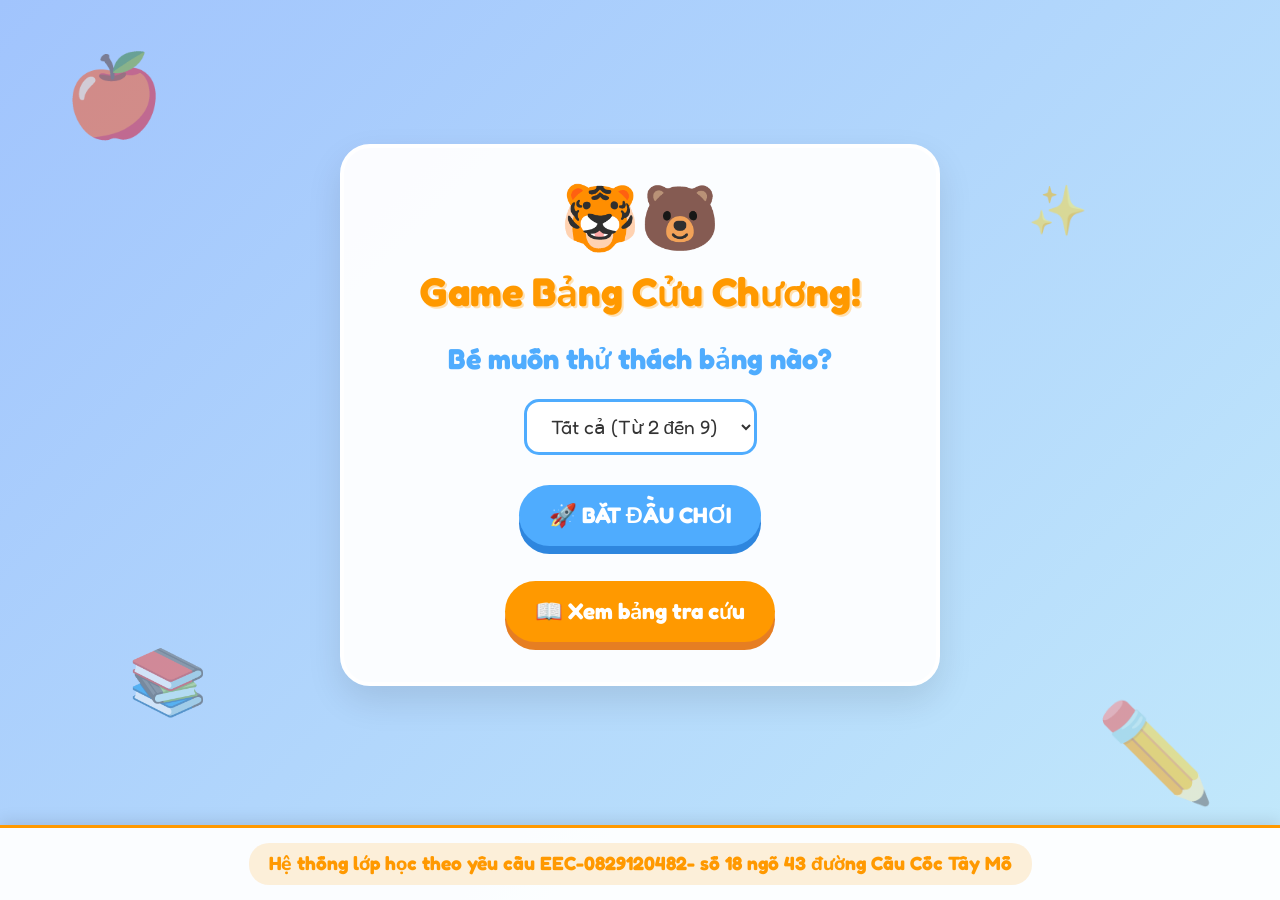
<file: Bang_Cuu_ChuongV2/index.html>
<!DOCTYPE html>
<html lang="vi">

<head>
    <meta charset="UTF-8">
    <meta name="viewport" content="width=device-width, initial-scale=1.0, maximum-scale=1.0, user-scalable=no">
    <title>Game Bảng Cửu Chương Siêu Vui</title>
    <link
        href="https://fonts.googleapis.com/css2?family=Fredoka:wght@400;600;700&family=Nunito:wght@400;600;800&display=swap"
        rel="stylesheet">
    <style>
        /* CSS Reset & Variables */
        :root {
            --primary-blue: #4facfe;
            --primary-orange: #ff9900;
            --primary-yellow: #ffd700;
            --bg-gradient: linear-gradient(135deg, #a1c4fd 0%, #c2e9fb 100%);
            --card-bg: #ffffff;
            --text-dark: #333333;
            --correct-green: #2ecc71;
            --wrong-red: #ff4757;
        }

        * {
            margin: 0;
            padding: 0;
            box-sizing: border-box;
            font-family: 'Fredoka', 'Nunito', sans-serif;
        }

        body {
            background: var(--bg-gradient);
            min-height: 100vh;
            display: flex;
            justify-content: center;
            align-items: center;
            color: var(--text-dark);
            overflow-x: hidden;
            overflow-y: auto;
            position: relative;
            padding: 20px;
            padding-bottom: 90px;
        }

        /* Decorative background elements */
        .bg-decor {
            position: absolute;
            opacity: 0.5;
            z-index: 0;
        }

        .decor-1 {
            top: 5%;
            left: 5%;
            font-size: 5rem;
            animation: float 4s ease-in-out infinite;
        }

        .decor-2 {
            bottom: 10%;
            right: 5%;
            font-size: 6rem;
            animation: float 5s ease-in-out infinite reverse;
        }

        .decor-3 {
            top: 20%;
            right: 15%;
            font-size: 3rem;
            animation: float 3s ease-in-out infinite 1s;
        }

        .decor-4 {
            bottom: 20%;
            left: 10%;
            font-size: 4rem;
            animation: float 6s ease-in-out infinite 2s;
        }

        @keyframes float {

            0%,
            100% {
                transform: translateY(0) rotate(0deg);
            }

            50% {
                transform: translateY(-20px) rotate(10deg);
            }
        }

        /* Màn hình chứa (App Container) */
        .app-container {
            width: 100%;
            max-width: 600px;
            background: rgba(255, 255, 255, 0.95);
            border-radius: 30px;
            box-shadow: 0 15px 35px rgba(0, 0, 0, 0.1);
            padding: 30px;
            position: relative;
            z-index: 10;
            text-align: center;
            border: 4px solid #fff;
        }

        /* Screen Management */
        .screen {
            display: none;
            opacity: 0;
            transform: scale(0.95);
            transition: all 0.4s ease;
        }

        .screen.active {
            display: block;
            opacity: 1;
            transform: scale(1);
            animation: popIn 0.5s cubic-bezier(0.175, 0.885, 0.32, 1.275) forwards;
        }

        @keyframes popIn {
            from {
                opacity: 0;
                transform: scale(0.8);
            }

            to {
                opacity: 1;
                transform: scale(1);
            }
        }

        /* Tittle & Typography */
        h1 {
            font-size: 2.5rem;
            color: var(--primary-orange);
            margin-bottom: 20px;
            text-shadow: 2px 2px 0px #ffe1b3;
        }

        h2 {
            font-size: 1.8rem;
            color: var(--primary-blue);
            margin-bottom: 15px;
        }

        /* Buttons */
        .btn {
            background: var(--primary-blue);
            color: white;
            border: none;
            padding: 15px 30px;
            font-size: 1.4rem;
            font-weight: 700;
            border-radius: 50px;
            cursor: pointer;
            box-shadow: 0 8px 0 #2e86de;
            transition: all 0.1s;
            display: inline-block;
            margin: 10px 5px;
        }

        .btn:active {
            transform: translateY(8px);
            box-shadow: 0 0 0 #2e86de;
        }

        .btn-orange {
            background: var(--primary-orange);
            box-shadow: 0 8px 0 #e67e22;
        }

        .btn-orange:active {
            box-shadow: 0 0 0 #e67e22;
        }

        /* Dropdown/Select */
        .select-container {
            margin: 20px 0;
        }

        select {
            padding: 12px 20px;
            font-size: 1.2rem;
            border: 3px solid var(--primary-blue);
            border-radius: 15px;
            outline: none;
            font-family: 'Fredoka', sans-serif;
            color: var(--text-dark);
            cursor: pointer;
            background: #fff;
        }

        /* Game Screen Elements */
        .header-stats {
            display: flex;
            justify-content: space-between;
            font-size: 1.3rem;
            font-weight: 600;
            margin-bottom: 20px;
            background: #f1f2f6;
            padding: 10px 20px;
            border-radius: 20px;
        }

        .question-box {
            font-size: 4rem;
            font-weight: 800;
            color: var(--text-dark);
            margin: 30px 0;
            display: flex;
            justify-content: center;
            align-items: center;
            gap: 15px;
        }

        .answer-input {
            width: 120px;
            height: 90px;
            font-size: 3.5rem;
            font-weight: 800;
            text-align: center;
            border: 4px solid var(--primary-yellow);
            border-radius: 20px;
            color: var(--primary-blue);
            outline: none;
            font-family: inherit;
        }

        .answer-input::-webkit-outer-spin-button,
        .answer-input::-webkit-inner-spin-button {
            -webkit-appearance: none;
            margin: 0;
        }

        /* Feedback Area */
        .feedback-box {
            min-height: 80px;
            margin: 20px 0;
            font-size: 1.4rem;
            font-weight: 700;
            border-radius: 15px;
            display: flex;
            align-items: center;
            justify-content: center;
            opacity: 0;
            transition: opacity 0.3s;
        }

        .feedback-box.show {
            opacity: 1;
        }

        .feedback-correct {
            background: #e8f8f5;
            color: var(--correct-green);
            border: 2px solid var(--correct-green);
        }

        .feedback-wrong {
            background: #ffeff1;
            color: var(--wrong-red);
            border: 2px solid var(--wrong-red);
        }

        /* End Screen Elements */
        .score-circle {
            width: 150px;
            height: 150px;
            background: var(--primary-yellow);
            border-radius: 50%;
            display: flex;
            justify-content: center;
            align-items: center;
            font-size: 3rem;
            font-weight: 800;
            color: white;
            margin: 0 auto 20px;
            border: 8px solid #ffeaa7;
            box-shadow: 0 10px 20px rgba(255, 215, 0, 0.4);
        }

        .comment {
            font-size: 1.8rem;
            font-weight: 700;
            color: var(--primary-orange);
            margin-bottom: 25px;
        }

        /* Fireworks Animation */
        .fireworks {
            position: absolute;
            top: 0;
            left: 0;
            right: 0;
            bottom: 0;
            pointer-events: none;
            z-index: 100;
            display: none;
        }

        .particle {
            position: absolute;
            width: 10px;
            height: 10px;
            border-radius: 50%;
            animation: explode 1s ease-out forwards;
        }

        @keyframes explode {
            0% {
                transform: scale(1) translate(0, 0);
                opacity: 1;
            }

            100% {
                transform: scale(0) translate(var(--tx), var(--ty));
                opacity: 0;
            }
        }

        /* Modal Bảng Cửu Chương */
        .modal-overlay {
            position: fixed;
            top: 0;
            left: 0;
            right: 0;
            bottom: 0;
            background: rgba(0, 0, 0, 0.6);
            display: flex;
            justify-content: center;
            align-items: center;
            z-index: 1000;
            opacity: 0;
            pointer-events: none;
            transition: opacity 0.3s;
        }

        .modal-overlay.active {
            opacity: 1;
            pointer-events: all;
        }

        .modal-content {
            background: white;
            padding: 20px;
            border-radius: 20px;
            width: 90%;
            max-width: 800px;
            max-height: 90vh;
            overflow-y: auto;
            position: relative;
        }

        .modal-close {
            position: absolute;
            top: 15px;
            right: 20px;
            font-size: 2rem;
            cursor: pointer;
            color: var(--text-dark);
            font-weight: bold;
        }

        .tables-grid {
            display: grid;
            grid-template-columns: repeat(auto-fit, minmax(180px, 1fr));
            gap: 15px;
            margin-top: 20px;
        }

        .table-card {
            background: #f1f2f6;
            border-radius: 15px;
            padding: 15px;
            text-align: left;
            border-top: 5px solid var(--primary-blue);
        }

        .table-card h3 {
            color: var(--primary-blue);
            text-align: center;
            margin-bottom: 10px;
        }

        .table-card p {
            font-size: 1.1rem;
            line-height: 1.5;
            font-weight: 500;
        }

        /* Footer Styling */
        footer {
            width: 100%;
            padding: 15px;
            text-align: center;
            background: rgba(255, 255, 255, 0.95);
            position: fixed;
            bottom: 0;
            left: 0;
            z-index: 50;
            border-top: 3px solid var(--primary-orange);
            box-shadow: 0 -4px 15px rgba(0, 0, 0, 0.1);
        }

        .copyright {
            display: inline-block;
            padding: 8px 20px;
            border-radius: 20px;
            background: rgba(255, 153, 0, 0.15);
            font-size: 1.2rem;
            font-weight: 800;
            color: var(--primary-orange);
            animation: copyrightPulse 2s infinite;
        }

        @keyframes copyrightPulse {
            0% {
                transform: scale(1);
                box-shadow: 0 0 5px rgba(255, 153, 0, 0.2);
            }

            50% {
                transform: scale(1.03);
                box-shadow: 0 0 15px rgba(255, 153, 0, 0.5);
            }

            100% {
                transform: scale(1);
                box-shadow: 0 0 5px rgba(255, 153, 0, 0.2);
            }
        }

        /* Responsive */
        @media (max-width: 600px) {
            .app-container {
                padding: 20px;
                border-radius: 20px;
                margin-bottom: 20px;
            }

            h1 {
                font-size: 2rem;
            }

            .question-box {
                font-size: 3rem;
            }

            .answer-input {
                width: 90px;
                height: 70px;
                font-size: 2.5rem;
            }

            .btn {
                font-size: 1.2rem;
                padding: 12px 25px;
            }

            .decor-1,
            .decor-2,
            .decor-3,
            .decor-4 {
                display: none;
            }

            .copyright {
                font-size: 0.9rem;
                padding: 6px 15px;
            }

            footer {
                padding: 10px;
            }
        }
    </style>
</head>

<body>

    <!-- Decorations -->
    <div class="bg-decor decor-1">🍎</div>
    <div class="bg-decor decor-2">✏️</div>
    <div class="bg-decor decor-3">✨</div>
    <div class="bg-decor decor-4">📚</div>

    <!-- Hiệu ứng pháo hoa -->
    <div class="fireworks" id="fireworks-container"></div>

    <!-- App Container -->
    <div class="app-container">

        <!-- ================= MÀN HÌNH CHÍNH (MENU) ================= -->
        <div id="screen-menu" class="screen active">
            <div style="font-size: 4rem; margin-bottom: 10px;">🐯🐻</div>
            <h1>Game Bảng Cửu Chương!</h1>
            <h2>Bé muốn thử thách bảng nào?</h2>

            <div class="select-container">
                <select id="table-select">
                    <option value="all">Tất cả (Từ 2 đến 9)</option>
                    <option value="2">Bảng 2</option>
                    <option value="3">Bảng 3</option>
                    <option value="4">Bảng 4</option>
                    <option value="5">Bảng 5</option>
                    <option value="6">Bảng 6</option>
                    <option value="7">Bảng 7</option>
                    <option value="8">Bảng 8</option>
                    <option value="9">Bảng 9</option>
                </select>
            </div>

            <div>
                <button class="btn" id="btn-start">🚀 BẮT ĐẦU CHƠI</button>
            </div>
            <div style="margin-top: 15px;">
                <button class="btn btn-orange" id="btn-view-table">📖 Xem bảng tra cứu</button>
            </div>
        </div>

        <!-- ================= MÀN HÌNH CHƠI (GAME) ================= -->
        <div id="screen-game" class="screen">
            <div class="header-stats">
                <div id="question-tracker">Câu: 1/10</div>
                <div id="score-tracker">⭐ Điểm: 0</div>
            </div>

            <div class="question-box">
                <span id="q-op1">7</span>
                <span>×</span>
                <span id="q-op2">8</span>
                <span>=</span>
                <input type="number" id="answer-input" class="answer-input" autocomplete="off">
            </div>

            <button class="btn btn-orange" id="btn-check">KIỂM TRA ✔️</button>

            <div id="feedback-box" class="feedback-box">
                <!-- Thông báo đúng/sai sẽ hiện ở đây -->
            </div>
        </div>

        <!-- ================= MÀN HÌNH KẾT THÚC ================= -->
        <div id="screen-end" class="screen">
            <h1>Chúc mừng bé đã hoàn thành!</h1>
            <div class="score-circle" id="final-score">10/10</div>
            <div class="comment" id="end-comment">Tuyệt vời!!!</div>
            <button class="btn" id="btn-restart">🔄 CHƠI LẠI TỪ ĐẦU</button>
            <div style="margin-top: 15px;">
                <button class="btn btn-orange" id="btn-home">🏠 VỀ TRANG CHỦ</button>
            </div>
        </div>

    </div>

    <!-- ================= MODAL BẢNG CỬU CHƯƠNG ================= -->
    <div class="modal-overlay" id="table-modal">
        <div class="modal-content">
            <div class="modal-close" id="btn-close-modal">&times;</div>
            <h2 style="color: var(--primary-orange); display: inline-block;">Bảng Cửu Chương Từ 2 Đến 9</h2>
            <div class="tables-grid" id="tables-grid">
                <!-- Bảng sẽ được render vào đây bằng JS -->
            </div>
        </div>
    </div>

    <!-- Tittle/Copyright Footer -->
    <footer>
        <div class="copyright">Hệ thống lớp học theo yêu cầu EEC-0829120482- số 18 ngõ 43 đường Cầu Cốc Tây Mỗ</div>
    </footer>

    <!-- JAVASCRIPT LOGIC -->
    <script>
        // --- VARIABLES & STATE ---
        let currentQuestions = [];
        let currentIndex = 0;
        let score = 0;
        let canAnswer = false;
        const TOTAL_QUESTIONS = 10;

        // --- DOM ELEMENTS ---
        const scrMenu = document.getElementById('screen-menu');
        const scrGame = document.getElementById('screen-game');
        const scrEnd = document.getElementById('screen-end');

        const btnStart = document.getElementById('btn-start');
        const tableSelect = document.getElementById('table-select');

        const qOp1 = document.getElementById('q-op1');
        const qOp2 = document.getElementById('q-op2');
        const ansInput = document.getElementById('answer-input');
        const btnCheck = document.getElementById('btn-check');
        const qTracker = document.getElementById('question-tracker');
        const scoreTracker = document.getElementById('score-tracker');
        const feedbackBox = document.getElementById('feedback-box');

        const finalScoreLabel = document.getElementById('final-score');
        const endCommentLabel = document.getElementById('end-comment');
        const btnRestart = document.getElementById('btn-restart');
        const btnHome = document.getElementById('btn-home');

        const tableModal = document.getElementById('table-modal');
        const btnViewTable = document.getElementById('btn-view-table');
        const btnCloseModal = document.getElementById('btn-close-modal');

        // --- AUDIO ENGINE (Web Audio API) ---
        let audioCtx;
        function initAudio() {
            if (!audioCtx) audioCtx = new (window.AudioContext || window.webkitAudioContext)();
            if (audioCtx.state === 'suspended') audioCtx.resume();
        }

        function playSound(type) {
            if (!audioCtx) return;
            const osc = audioCtx.createOscillator();
            const gain = audioCtx.createGain();
            osc.connect(gain);
            gain.connect(audioCtx.destination);

            const now = audioCtx.currentTime;

            if (type === 'ding') {
                // Correct answer sound - High bright ping
                osc.type = 'sine';
                osc.frequency.setValueAtTime(880, now); // A5
                osc.frequency.exponentialRampToValueAtTime(1760, now + 0.1); // up to A6
                gain.gain.setValueAtTime(0.5, now);
                gain.gain.exponentialRampToValueAtTime(0.01, now + 0.3);
                osc.start(now);
                osc.stop(now + 0.3);
            } else if (type === 'buzz') {
                // Wrong answer sound - Low quick thud/buzz
                osc.type = 'sawtooth';
                osc.frequency.setValueAtTime(300, now);
                osc.frequency.exponentialRampToValueAtTime(100, now + 0.2);
                gain.gain.setValueAtTime(0.3, now);
                gain.gain.exponentialRampToValueAtTime(0.01, now + 0.3);
                osc.start(now);
                osc.stop(now + 0.3);
            } else if (type === 'cheer') {
                // Victory trill
                osc.type = 'square';
                let freq = 400;
                for (let i = 0; i < 5; i++) {
                    osc.frequency.setValueAtTime(freq, now + i * 0.1);
                    freq += 100;
                }
                gain.gain.setValueAtTime(0.3, now);
                gain.gain.exponentialRampToValueAtTime(0.01, now + 0.6);
                osc.start(now);
                osc.stop(now + 0.6);
            }
        }

        // --- LOGIC FUNCTIONS ---
        function switchScreen(screenId) {
            document.querySelectorAll('.screen').forEach(s => s.classList.remove('active'));
            document.getElementById(screenId).classList.add('active');
        }

        function generateQuestions() {
            currentQuestions = [];
            const selected = tableSelect.value;
            for (let i = 0; i < TOTAL_QUESTIONS; i++) {
                let a;
                // Nếu chọn "all", random bảng cửu chương từ 2 đến 9
                if (selected === 'all') {
                    a = Math.floor(Math.random() * 8) + 2;
                } else {
                    a = parseInt(selected);
                }
                // Random số b từ 1 đến 10
                let b = Math.floor(Math.random() * 10) + 1;

                currentQuestions.push({ a, b, result: a * b });
            }
        }

        function startGame() {
            initAudio(); // Initialize audio context on click
            generateQuestions();
            currentIndex = 0;
            score = 0;
            switchScreen('screen-game');
            updateTracker();
            loadQuestion();
        }

        function updateTracker() {
            qTracker.textContent = `Câu: ${currentIndex + 1}/${TOTAL_QUESTIONS}`;
            scoreTracker.textContent = `⭐ Điểm: ${score}`;
        }

        function loadQuestion() {
            canAnswer = true;
            feedbackBox.classList.remove('show');
            ansInput.value = '';

            const q = currentQuestions[currentIndex];
            qOp1.textContent = q.a;
            qOp2.textContent = q.b;

            ansInput.focus();
        }

        function checkAnswer() {
            if (!canAnswer) return;
            const val = ansInput.value.trim();
            if (val === '') return; // Không làm gì nếu chưa nhập

            const numVal = parseInt(val);
            const q = currentQuestions[currentIndex];
            canAnswer = false; // Khoá ô nhập

            feedbackBox.classList.remove('feedback-correct', 'feedback-wrong');

            if (numVal === q.result) {
                // Trả lời đúng
                score++;
                playSound('ding');
                feedbackBox.classList.add('feedback-correct');
                feedbackBox.innerHTML = `✅ Đúng rồi! Giỏi quá!`;
            } else {
                // Trả lời sai
                playSound('buzz');
                feedbackBox.classList.add('feedback-wrong');
                feedbackBox.innerHTML = `❌ Sai rồi! Đáp án đúng là <strong>${q.result}</strong><br>(Vì ${q.a} x ${q.b} = ${q.result})`;
            }

            feedbackBox.classList.add('show');
            updateTracker();

            // Chuyển câu sau 1.5s
            setTimeout(() => {
                currentIndex++;
                if (currentIndex < TOTAL_QUESTIONS) {
                    updateTracker();
                    loadQuestion();
                } else {
                    endGame();
                }
            }, 1500);
        }

        function endGame() {
            switchScreen('screen-end');
            finalScoreLabel.textContent = `${score}/${TOTAL_QUESTIONS}`;
            playSound('cheer');

            // Đánh giá nhận xét
            if (score >= 9) {
                endCommentLabel.textContent = "Tuyệt vời!!! 🎉";
                endCommentLabel.style.color = "var(--primary-blue)";
                createFireworks();
            } else if (score >= 7) {
                endCommentLabel.textContent = "Tốt lắm! 👍";
                endCommentLabel.style.color = "var(--correct-green)";
            } else if (score >= 5) {
                endCommentLabel.textContent = "Cố gắng thêm nhé! 💪";
                endCommentLabel.style.color = "var(--primary-orange)";
            } else {
                endCommentLabel.textContent = "Hãy ôn lại bài nhé! 📚";
                endCommentLabel.style.color = "var(--wrong-red)";
            }
        }

        // --- FIREWORKS EFFECT ---
        function createFireworks() {
            const container = document.getElementById('fireworks-container');
            container.style.display = 'block';
            container.innerHTML = '';

            const colors = ['#f1c40f', '#e74c3c', '#3498db', '#2ecc71', '#9b59b6'];

            // Tạo 30 hạt mầu nổ ra các hướng
            for (let i = 0; i < 40; i++) {
                const particle = document.createElement('div');
                particle.classList.add('particle');

                // Vị trí bắt đầu
                particle.style.left = '50%';
                particle.style.top = '50%';
                particle.style.background = colors[Math.floor(Math.random() * colors.length)];

                // Toán học cho quỹ đạo ngẫu nhiên rải rác vòng tròn
                const angle = Math.random() * Math.PI * 2;
                const distance = Math.random() * 200 + 50;
                const tx = Math.cos(angle) * distance + 'px';
                const ty = Math.sin(angle) * distance + 'px';

                particle.style.setProperty('--tx', tx);
                particle.style.setProperty('--ty', ty);

                container.appendChild(particle);
            }

            // Ẩn đi sau khi nổ xong (1.5s)
            setTimeout(() => {
                container.style.display = 'none';
            }, 1500);
        }

        // --- RENDER BẢNG CỬU CHƯƠNG ---
        function renderMulTable() {
            const grid = document.getElementById('tables-grid');
            grid.innerHTML = '';
            for (let i = 2; i <= 9; i++) {
                let htmlStr = `<div class="table-card"><h3>Bảng ${i}</h3>`;
                for (let j = 1; j <= 10; j++) {
                    htmlStr += `<p>${i} x ${j} = <strong>${i * j}</strong></p>`;
                }
                htmlStr += `</div>`;
                grid.innerHTML += htmlStr;
            }
        }

        // --- EVENTS BINDING ---
        btnStart.addEventListener('click', startGame);
        btnRestart.addEventListener('click', startGame);
        btnHome.addEventListener('click', () => switchScreen('screen-menu'));

        btnCheck.addEventListener('click', checkAnswer);

        // Cho phép ấn Enter để check
        ansInput.addEventListener('keypress', (e) => {
            if (e.key === 'Enter') checkAnswer();
        });

        // Event Modal Bảng cửu chương
        btnViewTable.addEventListener('click', () => {
            tableModal.classList.add('active');
            if (document.getElementById('tables-grid').innerHTML.trim() === '') {
                renderMulTable(); // Render lần đầu
            }
        });

        btnCloseModal.addEventListener('click', () => {
            tableModal.classList.remove('active');
        });

        // Bấm ra ngoài popup để đóng
        tableModal.addEventListener('click', (e) => {
            if (e.target === tableModal) {
                tableModal.classList.remove('active');
            }
        });

        // Initialize: Auto focus handler logic and rendering
        renderMulTable();

    </script>
</body>

</html>
</file>
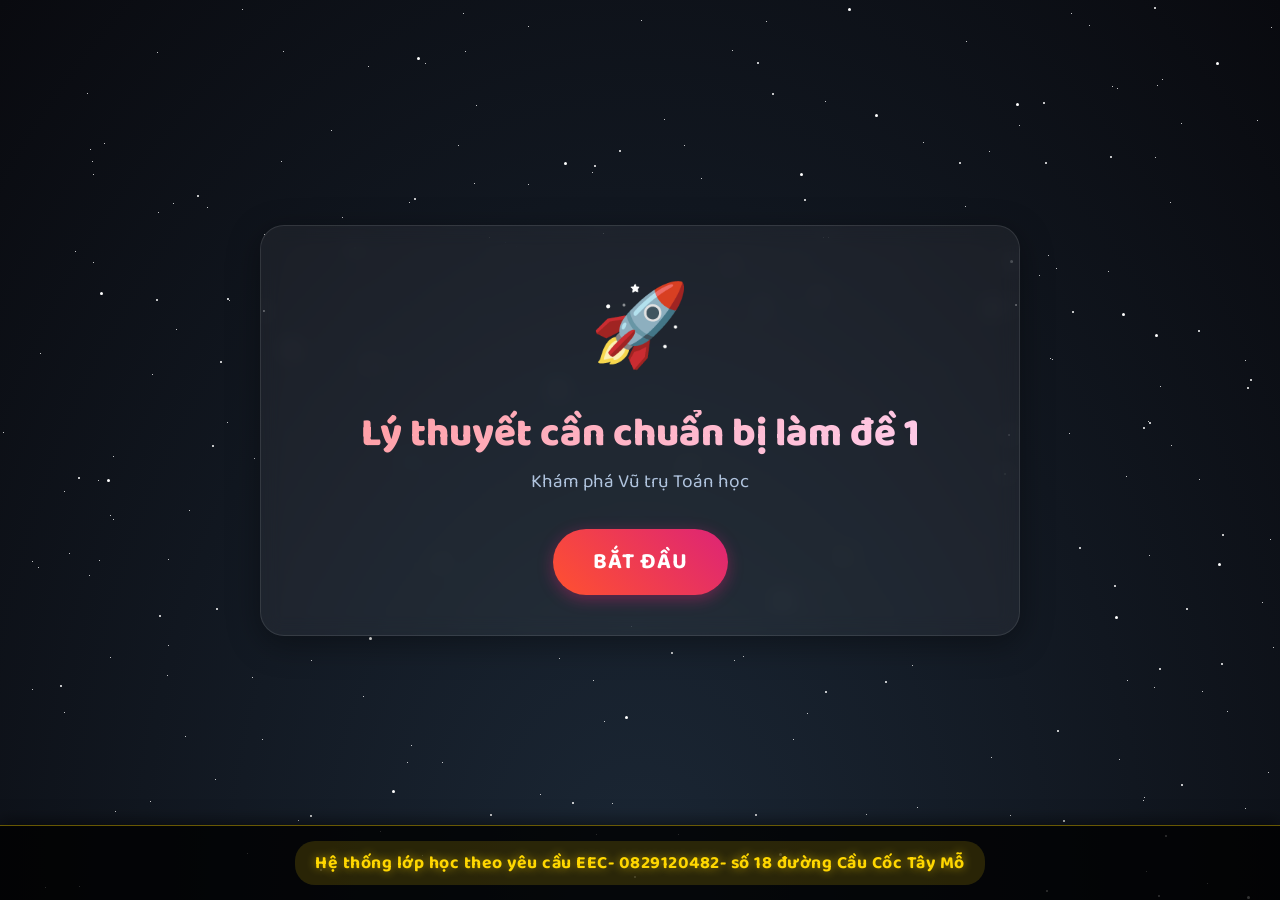
<file: de1_quiz/index.html>
<!DOCTYPE html>
<html lang="vi">
<head>
    <meta charset="UTF-8">
    <meta name="viewport" content="width=device-width, initial-scale=1.0, maximum-scale=1.0, user-scalable=no">
    <title>Lý thuyết cần chuẩn bị làm đề 1</title>
    <link rel="stylesheet" href="style.css">
    <!-- Google Fonts for modern typography -->
    <link href="https://fonts.googleapis.com/css2?family=Baloo+2:wght@400;600;700;800&family=Outfit:wght@400;600;800&display=swap" rel="stylesheet">
</head>
<body>
    <!-- Space Background animations -->
    <div id="stars"></div>
    <div id="stars2"></div>
    <div id="stars3"></div>
    
    <div class="app-container">
        <!-- Start Screen -->
        <main id="start-screen" class="screen active glow-box glass-panel">
            <div class="logo">🚀</div>
            <h1 class="title">Lý thuyết cần chuẩn bị làm đề 1</h1>
            <p class="subtitle">Khám phá Vũ trụ Toán học</p>
            <button id="start-btn" class="glow-on-hover primary-btn">BẮT ĐẦU</button>
        </main>

        <!-- Question Screen -->
        <main id="question-screen" class="screen glass-panel">
            <header>
                <div class="progress-bar">
                    <div id="progress-fill" class="progress-fill"></div>
                </div>
                <div class="stats">
                    <span id="question-counter">Câu 1/20</span>
                    <span id="score-counter">🌟 Điểm: 0</span>
                </div>
            </header>
            
            <div class="question-container">
                <h2 id="question-text">Câu hỏi sẽ hiển thị ở đây...</h2>
            </div>

            <div class="options-grid" id="options-grid">
                <!-- Options will be dynamically injected here -->
            </div>
            
            <button id="next-btn" class="glow-on-hover primary-btn hidden" style="margin-top: 2rem;">CÂU TIẾP THEO</button>
        </main>

        <!-- Result Screen -->
        <main id="result-screen" class="screen glass-panel text-center">
            <div class="logo-large">✨</div>
            <h1 class="title">Hoàn thành nhiệm vụ!</h1>
            <div class="score-display">
                <p>Khám phá trọn vẹn dải ngân hà với số điểm:</p>
                <h2 id="final-score">0 / 20</h2>
                <p id="feedback-msg" class="feedback-msg">Tuyệt vời!</p>
            </div>
            <button id="restart-btn" class="glow-on-hover primary-btn margin-top">CHƠI LẠI TRẠM KHÔNG GIAN</button>
        </main>
    </div>
    
    <footer>
        <div class="copyright">Hệ thống lớp học theo yêu cầu EEC- 0829120482- số 18 đường Cầu Cốc Tây Mỗ</div>
    </footer>

    <script src="questions.js"></script>
    <script src="script.js"></script>
</body>
</html>
</file>
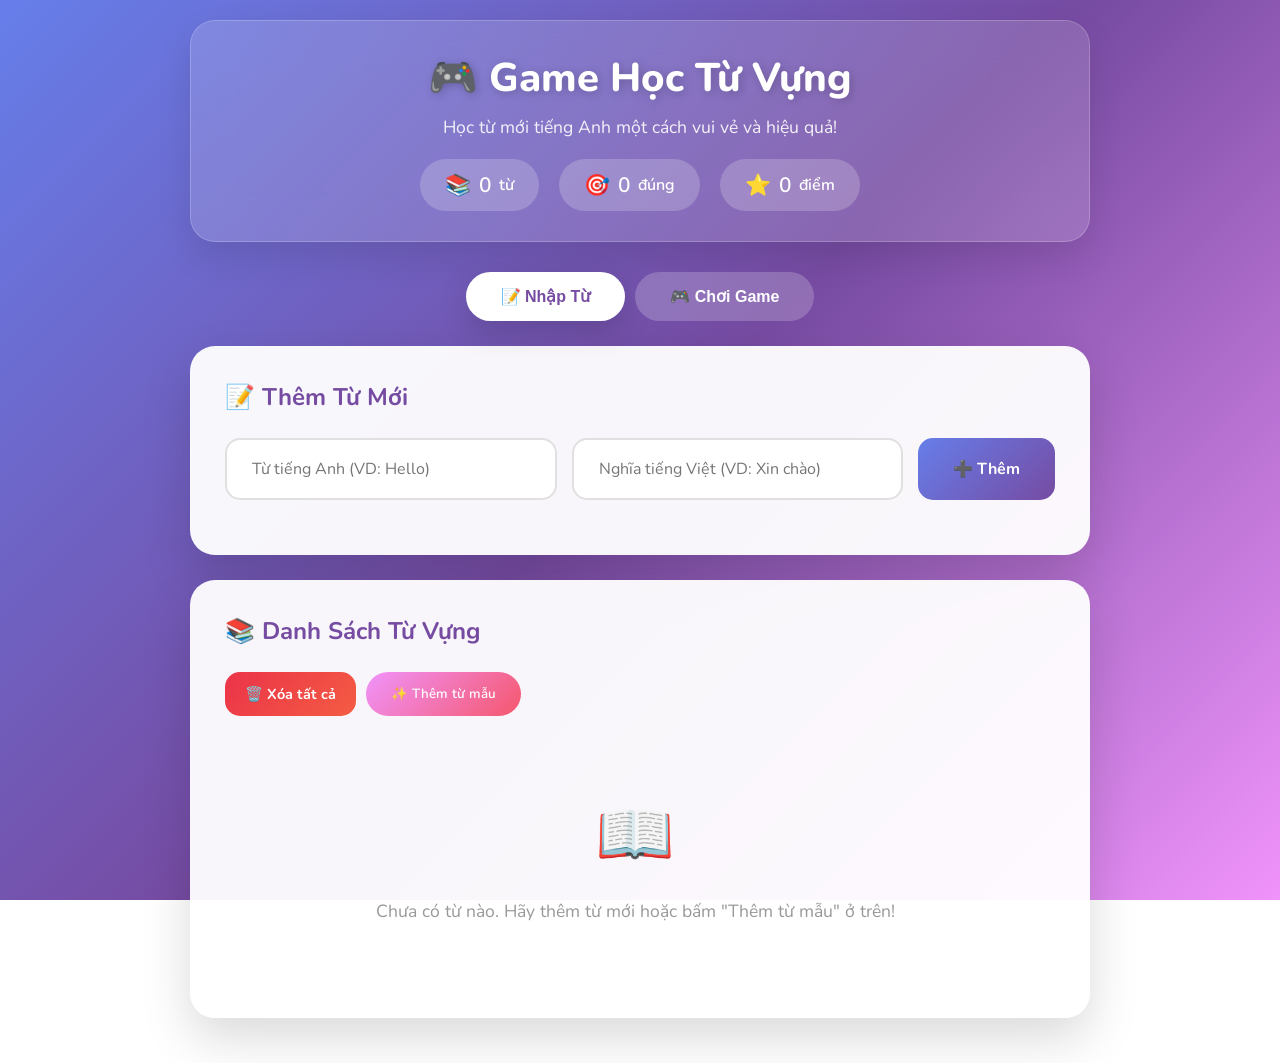
<file: gamenewword/index.html>
<!DOCTYPE html>
<html lang="vi">

<head>
    <meta charset="UTF-8">
    <meta name="viewport" content="width=device-width, initial-scale=1.0">
    <title>🎮 Game Học Từ Vựng Tiếng Anh</title>
    <link href="https://fonts.googleapis.com/css2?family=Nunito:wght@400;600;700;800&display=swap" rel="stylesheet">
    <style>
        * {
            margin: 0;
            padding: 0;
            box-sizing: border-box;
        }

        body {
            font-family: 'Nunito', sans-serif;
            min-height: 100vh;
            background: linear-gradient(135deg, #667eea 0%, #764ba2 50%, #f093fb 100%);
            background-attachment: fixed;
            padding: 20px;
        }

        .container {
            max-width: 900px;
            margin: 0 auto;
        }

        /* Header */
        .header {
            text-align: center;
            padding: 30px 20px;
            background: rgba(255, 255, 255, 0.15);
            backdrop-filter: blur(20px);
            border-radius: 25px;
            margin-bottom: 30px;
            border: 1px solid rgba(255, 255, 255, 0.2);
            box-shadow: 0 15px 35px rgba(0, 0, 0, 0.1);
        }

        .header h1 {
            font-size: 2.5rem;
            font-weight: 800;
            color: white;
            text-shadow: 2px 2px 10px rgba(0, 0, 0, 0.2);
            margin-bottom: 10px;
        }

        .header p {
            color: rgba(255, 255, 255, 0.9);
            font-size: 1.1rem;
        }

        /* Stats Bar */
        .stats-bar {
            display: flex;
            justify-content: center;
            gap: 20px;
            margin-top: 20px;
            flex-wrap: wrap;
        }

        .stat-item {
            background: rgba(255, 255, 255, 0.2);
            padding: 12px 25px;
            border-radius: 50px;
            color: white;
            font-weight: 600;
            display: flex;
            align-items: center;
            gap: 8px;
        }

        .stat-item span {
            font-size: 1.3rem;
        }

        /* Tabs */
        .tabs {
            display: flex;
            gap: 10px;
            margin-bottom: 25px;
            justify-content: center;
        }

        .tab-btn {
            padding: 15px 35px;
            border: none;
            border-radius: 50px;
            font-size: 1rem;
            font-weight: 700;
            cursor: pointer;
            transition: all 0.3s ease;
            background: rgba(255, 255, 255, 0.2);
            color: white;
            backdrop-filter: blur(10px);
        }

        .tab-btn:hover {
            transform: translateY(-3px);
            box-shadow: 0 10px 25px rgba(0, 0, 0, 0.2);
        }

        .tab-btn.active {
            background: white;
            color: #764ba2;
            box-shadow: 0 10px 30px rgba(0, 0, 0, 0.15);
        }

        /* Sections */
        .section {
            display: none;
            animation: fadeIn 0.5s ease;
        }

        .section.active {
            display: block;
        }

        @keyframes fadeIn {
            from {
                opacity: 0;
                transform: translateY(20px);
            }

            to {
                opacity: 1;
                transform: translateY(0);
            }
        }

        /* Card */
        .card {
            background: rgba(255, 255, 255, 0.95);
            border-radius: 25px;
            padding: 35px;
            box-shadow: 0 20px 50px rgba(0, 0, 0, 0.15);
            margin-bottom: 25px;
        }

        .card h2 {
            color: #764ba2;
            margin-bottom: 25px;
            font-size: 1.5rem;
            display: flex;
            align-items: center;
            gap: 12px;
        }

        /* Input Section */
        .input-group {
            display: grid;
            grid-template-columns: 1fr 1fr auto;
            gap: 15px;
            margin-bottom: 20px;
        }

        input[type="text"] {
            padding: 18px 25px;
            border: 2px solid #e0e0e0;
            border-radius: 15px;
            font-size: 1rem;
            font-family: inherit;
            transition: all 0.3s ease;
        }

        input[type="text"]:focus {
            outline: none;
            border-color: #764ba2;
            box-shadow: 0 0 0 4px rgba(118, 75, 162, 0.1);
        }

        .btn {
            padding: 18px 35px;
            border: none;
            border-radius: 15px;
            font-size: 1rem;
            font-weight: 700;
            cursor: pointer;
            transition: all 0.3s ease;
            font-family: inherit;
        }

        .btn-primary {
            background: linear-gradient(135deg, #667eea, #764ba2);
            color: white;
        }

        .btn-primary:hover {
            transform: translateY(-3px);
            box-shadow: 0 10px 25px rgba(118, 75, 162, 0.4);
        }

        .btn-success {
            background: linear-gradient(135deg, #11998e, #38ef7d);
            color: white;
        }

        .btn-success:hover {
            transform: translateY(-3px);
            box-shadow: 0 10px 25px rgba(17, 153, 142, 0.4);
        }

        .btn-danger {
            background: linear-gradient(135deg, #eb3349, #f45c43);
            color: white;
            padding: 8px 16px;
            font-size: 0.9rem;
        }

        .btn-danger:hover {
            transform: scale(1.05);
        }

        /* Word List */
        .word-list {
            display: grid;
            gap: 12px;
            max-height: 400px;
            overflow-y: auto;
            padding-right: 10px;
        }

        .word-list::-webkit-scrollbar {
            width: 8px;
        }

        .word-list::-webkit-scrollbar-track {
            background: #f1f1f1;
            border-radius: 10px;
        }

        .word-list::-webkit-scrollbar-thumb {
            background: linear-gradient(135deg, #667eea, #764ba2);
            border-radius: 10px;
        }

        .word-item {
            display: flex;
            justify-content: space-between;
            align-items: center;
            padding: 18px 25px;
            background: linear-gradient(135deg, #f8f9ff, #f0f2ff);
            border-radius: 15px;
            border-left: 5px solid #764ba2;
            transition: all 0.3s ease;
        }

        .word-item:hover {
            transform: translateX(5px);
            box-shadow: 0 5px 15px rgba(0, 0, 0, 0.1);
        }

        .word-info {
            display: flex;
            gap: 20px;
            align-items: center;
        }

        .english-word {
            font-weight: 700;
            color: #764ba2;
            font-size: 1.1rem;
        }

        .meaning {
            color: #666;
        }

        .speak-btn {
            background: linear-gradient(135deg, #667eea, #764ba2);
            border: none;
            width: 40px;
            height: 40px;
            border-radius: 50%;
            color: white;
            cursor: pointer;
            transition: all 0.3s ease;
            font-size: 1.1rem;
        }

        .speak-btn:hover {
            transform: scale(1.1);
            box-shadow: 0 5px 15px rgba(118, 75, 162, 0.4);
        }

        /* Game Section */
        .game-area {
            text-align: center;
        }

        .game-question {
            background: linear-gradient(135deg, #667eea, #764ba2);
            padding: 40px;
            border-radius: 25px;
            margin-bottom: 30px;
            position: relative;
            overflow: hidden;
        }

        .game-question::before {
            content: '';
            position: absolute;
            top: -50%;
            left: -50%;
            width: 200%;
            height: 200%;
            background: radial-gradient(circle, rgba(255, 255, 255, 0.1) 0%, transparent 70%);
            animation: shine 3s infinite linear;
        }

        @keyframes shine {
            from {
                transform: rotate(0deg);
            }

            to {
                transform: rotate(360deg);
            }
        }

        .question-label {
            color: rgba(255, 255, 255, 0.8);
            font-size: 1rem;
            margin-bottom: 10px;
        }

        .question-word {
            font-size: 3rem;
            font-weight: 800;
            color: white;
            text-shadow: 2px 2px 10px rgba(0, 0, 0, 0.2);
            position: relative;
            z-index: 1;
        }

        .question-speak-btn {
            margin-top: 15px;
            background: rgba(255, 255, 255, 0.2);
            border: 2px solid rgba(255, 255, 255, 0.4);
            padding: 12px 30px;
            border-radius: 50px;
            color: white;
            cursor: pointer;
            font-size: 1rem;
            font-weight: 600;
            transition: all 0.3s ease;
        }

        .question-speak-btn:hover {
            background: rgba(255, 255, 255, 0.3);
            transform: scale(1.05);
        }

        .answers-grid {
            display: grid;
            grid-template-columns: repeat(2, 1fr);
            gap: 15px;
        }

        .answer-btn {
            padding: 25px 20px;
            background: white;
            border: 3px solid #e0e0e0;
            border-radius: 20px;
            font-size: 1.1rem;
            font-weight: 600;
            cursor: pointer;
            transition: all 0.3s ease;
            font-family: inherit;
            color: #333;
        }

        .answer-btn:hover {
            border-color: #764ba2;
            transform: translateY(-5px);
            box-shadow: 0 10px 25px rgba(0, 0, 0, 0.1);
        }

        .answer-btn.correct {
            background: linear-gradient(135deg, #11998e, #38ef7d);
            border-color: #11998e;
            color: white;
            animation: pulse 0.5s ease;
        }

        .answer-btn.wrong {
            background: linear-gradient(135deg, #eb3349, #f45c43);
            border-color: #eb3349;
            color: white;
            animation: shake 0.5s ease;
        }

        @keyframes pulse {

            0%,
            100% {
                transform: scale(1);
            }

            50% {
                transform: scale(1.05);
            }
        }

        @keyframes shake {

            0%,
            100% {
                transform: translateX(0);
            }

            25% {
                transform: translateX(-10px);
            }

            75% {
                transform: translateX(10px);
            }
        }

        /* Game Modes */
        .game-modes {
            display: grid;
            grid-template-columns: repeat(2, 1fr);
            gap: 20px;
            margin-bottom: 30px;
        }

        .mode-card {
            background: linear-gradient(135deg, #f8f9ff, #f0f2ff);
            padding: 30px;
            border-radius: 20px;
            text-align: center;
            cursor: pointer;
            transition: all 0.3s ease;
            border: 3px solid transparent;
        }

        .mode-card:hover {
            transform: translateY(-5px);
            box-shadow: 0 15px 35px rgba(0, 0, 0, 0.1);
            border-color: #764ba2;
        }

        .mode-card.selected {
            border-color: #764ba2;
            background: linear-gradient(135deg, #ede7f6, #e1d5f7);
        }

        .mode-icon {
            font-size: 3rem;
            margin-bottom: 15px;
        }

        .mode-title {
            font-size: 1.2rem;
            font-weight: 700;
            color: #764ba2;
            margin-bottom: 8px;
        }

        .mode-desc {
            color: #666;
            font-size: 0.9rem;
        }

        /* Progress */
        .progress-bar {
            background: #e0e0e0;
            height: 12px;
            border-radius: 10px;
            margin-bottom: 20px;
            overflow: hidden;
        }

        .progress-fill {
            height: 100%;
            background: linear-gradient(135deg, #11998e, #38ef7d);
            border-radius: 10px;
            transition: width 0.5s ease;
        }

        /* Result */
        .result-card {
            text-align: center;
            padding: 50px;
        }

        .result-emoji {
            font-size: 5rem;
            margin-bottom: 20px;
            animation: bounce 1s infinite;
        }

        @keyframes bounce {

            0%,
            100% {
                transform: translateY(0);
            }

            50% {
                transform: translateY(-20px);
            }
        }

        .result-title {
            font-size: 2rem;
            font-weight: 800;
            color: #764ba2;
            margin-bottom: 15px;
        }

        .result-score {
            font-size: 4rem;
            font-weight: 800;
            background: linear-gradient(135deg, #667eea, #764ba2);
            -webkit-background-clip: text;
            -webkit-text-fill-color: transparent;
            margin-bottom: 20px;
        }

        .result-message {
            color: #666;
            font-size: 1.2rem;
            margin-bottom: 30px;
        }

        /* Responsive */
        @media (max-width: 768px) {
            .header h1 {
                font-size: 1.8rem;
            }

            .input-group {
                grid-template-columns: 1fr;
            }

            .game-modes {
                grid-template-columns: 1fr;
            }

            .answers-grid {
                grid-template-columns: 1fr;
            }

            .question-word {
                font-size: 2rem;
            }

            .stats-bar {
                gap: 10px;
            }

            .stat-item {
                padding: 10px 15px;
                font-size: 0.9rem;
            }
        }

        /* Empty State */
        .empty-state {
            text-align: center;
            padding: 60px 20px;
            color: #999;
        }

        .empty-state .icon {
            font-size: 4rem;
            margin-bottom: 20px;
        }

        .empty-state p {
            font-size: 1.1rem;
        }

        /* Sample Words Button */
        .sample-words-btn {
            margin-top: 15px;
            background: linear-gradient(135deg, #f093fb, #f5576c);
            color: white;
            padding: 12px 25px;
            border: none;
            border-radius: 50px;
            cursor: pointer;
            font-weight: 600;
            font-family: inherit;
            transition: all 0.3s ease;
        }

        .sample-words-btn:hover {
            transform: translateY(-3px);
            box-shadow: 0 10px 25px rgba(240, 147, 251, 0.4);
        }
    </style>
</head>

<body>
    <div class="container">
        <!-- Header -->
        <div class="header">
            <h1>🎮 Game Học Từ Vựng</h1>
            <p>Học từ mới tiếng Anh một cách vui vẻ và hiệu quả!</p>
            <div class="stats-bar">
                <div class="stat-item">
                    <span>📚</span>
                    <span id="totalWords">0</span> từ
                </div>
                <div class="stat-item">
                    <span>🎯</span>
                    <span id="totalCorrect">0</span> đúng
                </div>
                <div class="stat-item">
                    <span>⭐</span>
                    <span id="totalScore">0</span> điểm
                </div>
            </div>
        </div>

        <!-- Tabs -->
        <div class="tabs">
            <button class="tab-btn active" onclick="showSection('input')">📝 Nhập Từ</button>
            <button class="tab-btn" onclick="showSection('game')">🎮 Chơi Game</button>
        </div>

        <!-- Input Section -->
        <div id="input-section" class="section active">
            <div class="card">
                <h2>📝 Thêm Từ Mới</h2>
                <div class="input-group">
                    <input type="text" id="englishInput" placeholder="Từ tiếng Anh (VD: Hello)">
                    <input type="text" id="meaningInput" placeholder="Nghĩa tiếng Việt (VD: Xin chào)">
                    <button class="btn btn-primary" onclick="addWord()">➕ Thêm</button>
                </div>
            </div>

            <div class="card">
                <h2>📚 Danh Sách Từ Vựng <span id="wordCount" style="font-size: 0.9rem; color: #999;"></span></h2>
                <div style="display: flex; gap: 10px; margin-bottom: 15px;">
                    <button class="btn btn-danger" onclick="deleteAllWords()" style="padding: 12px 20px;">🗑️ Xóa tất
                        cả</button>
                    <button class="sample-words-btn" onclick="addSampleWords()" style="margin-top: 0;">✨ Thêm từ
                        mẫu</button>
                </div>
                <div id="wordList" class="word-list">
                    <div class="empty-state">
                        <div class="icon">📖</div>
                        <p>Chưa có từ nào. Hãy thêm từ mới để bắt đầu học!</p>
                        <button class="sample-words-btn" onclick="addSampleWords()">✨ Thêm từ mẫu</button>
                    </div>
                </div>
            </div>
        </div>

        <!-- Game Section -->
        <div id="game-section" class="section">
            <div class="card">
                <h2>🎯 Chọn Chế Độ Chơi</h2>
                <div class="game-modes">
                    <div class="mode-card selected" onclick="selectMode('meaning')" id="mode-meaning">
                        <div class="mode-icon">🔤</div>
                        <div class="mode-title">Chọn Nghĩa</div>
                        <div class="mode-desc">Xem từ tiếng Anh, chọn nghĩa đúng</div>
                    </div>
                    <div class="mode-card" onclick="selectMode('word')" id="mode-word">
                        <div class="mode-icon">🇬🇧</div>
                        <div class="mode-title">Chọn Từ</div>
                        <div class="mode-desc">Xem nghĩa tiếng Việt, chọn từ tiếng Anh đúng</div>
                    </div>
                </div>
                <button class="btn btn-success" onclick="startGame()" style="width: 100%;">🚀 Bắt Đầu Chơi</button>
            </div>

            <!-- Game Play Area -->
            <div id="gamePlayArea" style="display: none;">
                <div class="card game-area">
                    <div class="progress-bar">
                        <div class="progress-fill" id="progressBar" style="width: 0%"></div>
                    </div>
                    <div class="game-question">
                        <div class="question-label" id="questionLabel">Từ tiếng Anh:</div>
                        <div class="question-word" id="questionWord">Hello</div>
                        <button class="question-speak-btn" onclick="speakCurrentWord()">🔊 Nghe phát âm</button>
                    </div>
                    <div class="answers-grid" id="answersGrid">
                        <!-- Answers will be generated here -->
                    </div>
                </div>
            </div>

            <!-- Result -->
            <div id="resultArea" style="display: none;">
                <div class="card result-card">
                    <div class="result-emoji" id="resultEmoji">🎉</div>
                    <h2 class="result-title" id="resultTitle">Xuất sắc!</h2>
                    <div class="result-score" id="resultScore">10/10</div>
                    <p class="result-message" id="resultMessage">Bạn đã làm rất tốt!</p>
                    <button class="btn btn-primary" onclick="restartGame()">🔄 Chơi Lại</button>
                </div>
            </div>
        </div>
    </div>

    <script>
        // Audio Context for sound effects
        let audioContext = null;

        function initAudio() {
            if (!audioContext) {
                audioContext = new (window.AudioContext || window.webkitAudioContext)();
            }
            return audioContext;
        }

        // Sound: Correct answer (happy ding)
        function playCorrectSound() {
            const ctx = initAudio();
            const oscillator = ctx.createOscillator();
            const gainNode = ctx.createGain();

            oscillator.connect(gainNode);
            gainNode.connect(ctx.destination);

            oscillator.frequency.setValueAtTime(523.25, ctx.currentTime); // C5
            oscillator.frequency.setValueAtTime(659.25, ctx.currentTime + 0.1); // E5
            oscillator.frequency.setValueAtTime(783.99, ctx.currentTime + 0.2); // G5

            gainNode.gain.setValueAtTime(0.3, ctx.currentTime);
            gainNode.gain.exponentialRampToValueAtTime(0.01, ctx.currentTime + 0.5);

            oscillator.type = 'sine';
            oscillator.start(ctx.currentTime);
            oscillator.stop(ctx.currentTime + 0.5);
        }

        // Sound: Wrong answer (buzzer)
        function playWrongSound() {
            const ctx = initAudio();
            const oscillator = ctx.createOscillator();
            const gainNode = ctx.createGain();

            oscillator.connect(gainNode);
            gainNode.connect(ctx.destination);

            oscillator.frequency.setValueAtTime(150, ctx.currentTime);
            oscillator.frequency.setValueAtTime(100, ctx.currentTime + 0.1);

            gainNode.gain.setValueAtTime(0.3, ctx.currentTime);
            gainNode.gain.exponentialRampToValueAtTime(0.01, ctx.currentTime + 0.3);

            oscillator.type = 'sawtooth';
            oscillator.start(ctx.currentTime);
            oscillator.stop(ctx.currentTime + 0.3);
        }

        // Sound: Game complete fanfare
        function playCompletionSound() {
            const ctx = initAudio();
            const notes = [523.25, 659.25, 783.99, 1046.50]; // C5, E5, G5, C6

            notes.forEach((freq, i) => {
                const oscillator = ctx.createOscillator();
                const gainNode = ctx.createGain();

                oscillator.connect(gainNode);
                gainNode.connect(ctx.destination);

                oscillator.frequency.setValueAtTime(freq, ctx.currentTime + i * 0.15);

                gainNode.gain.setValueAtTime(0, ctx.currentTime + i * 0.15);
                gainNode.gain.linearRampToValueAtTime(0.3, ctx.currentTime + i * 0.15 + 0.05);
                gainNode.gain.exponentialRampToValueAtTime(0.01, ctx.currentTime + i * 0.15 + 0.4);

                oscillator.type = 'sine';
                oscillator.start(ctx.currentTime + i * 0.15);
                oscillator.stop(ctx.currentTime + i * 0.15 + 0.5);
            });

            // Add a final chord
            setTimeout(() => {
                const chordFreqs = [523.25, 659.25, 783.99, 1046.50];
                chordFreqs.forEach(freq => {
                    const osc = ctx.createOscillator();
                    const gain = ctx.createGain();
                    osc.connect(gain);
                    gain.connect(ctx.destination);
                    osc.frequency.setValueAtTime(freq, ctx.currentTime);
                    gain.gain.setValueAtTime(0.15, ctx.currentTime);
                    gain.gain.exponentialRampToValueAtTime(0.01, ctx.currentTime + 1);
                    osc.type = 'sine';
                    osc.start(ctx.currentTime);
                    osc.stop(ctx.currentTime + 1);
                });
            }, 650);
        }

        // Sound: Perfect score celebration
        function playPerfectSound() {
            const ctx = initAudio();
            const melody = [
                { freq: 523.25, time: 0 },      // C5
                { freq: 587.33, time: 0.1 },    // D5
                { freq: 659.25, time: 0.2 },    // E5
                { freq: 698.46, time: 0.3 },    // F5
                { freq: 783.99, time: 0.4 },    // G5
                { freq: 880.00, time: 0.55 },   // A5
                { freq: 987.77, time: 0.7 },    // B5
                { freq: 1046.50, time: 0.85 },  // C6
            ];

            melody.forEach(note => {
                const osc = ctx.createOscillator();
                const gain = ctx.createGain();
                osc.connect(gain);
                gain.connect(ctx.destination);
                osc.frequency.setValueAtTime(note.freq, ctx.currentTime + note.time);
                gain.gain.setValueAtTime(0.25, ctx.currentTime + note.time);
                gain.gain.exponentialRampToValueAtTime(0.01, ctx.currentTime + note.time + 0.3);
                osc.type = 'sine';
                osc.start(ctx.currentTime + note.time);
                osc.stop(ctx.currentTime + note.time + 0.35);
            });

            // Victory chord at the end
            setTimeout(() => {
                [523.25, 659.25, 783.99, 1046.50, 1318.51].forEach(freq => {
                    const osc = ctx.createOscillator();
                    const gain = ctx.createGain();
                    osc.connect(gain);
                    gain.connect(ctx.destination);
                    osc.frequency.setValueAtTime(freq, ctx.currentTime);
                    gain.gain.setValueAtTime(0.12, ctx.currentTime);
                    gain.gain.exponentialRampToValueAtTime(0.01, ctx.currentTime + 1.5);
                    osc.type = 'sine';
                    osc.start(ctx.currentTime);
                    osc.stop(ctx.currentTime + 1.5);
                });
            }, 1100);
        }

        // Sound: Click/tap effect
        function playClickSound() {
            const ctx = initAudio();
            const osc = ctx.createOscillator();
            const gain = ctx.createGain();
            osc.connect(gain);
            gain.connect(ctx.destination);
            osc.frequency.setValueAtTime(800, ctx.currentTime);
            gain.gain.setValueAtTime(0.15, ctx.currentTime);
            gain.gain.exponentialRampToValueAtTime(0.01, ctx.currentTime + 0.1);
            osc.type = 'sine';
            osc.start(ctx.currentTime);
            osc.stop(ctx.currentTime + 0.1);
        }

        // Sound: Add word success
        function playAddSound() {
            const ctx = initAudio();
            const notes = [523.25, 783.99]; // C5, G5
            notes.forEach((freq, i) => {
                const osc = ctx.createOscillator();
                const gain = ctx.createGain();
                osc.connect(gain);
                gain.connect(ctx.destination);
                osc.frequency.setValueAtTime(freq, ctx.currentTime + i * 0.08);
                gain.gain.setValueAtTime(0.2, ctx.currentTime + i * 0.08);
                gain.gain.exponentialRampToValueAtTime(0.01, ctx.currentTime + i * 0.08 + 0.15);
                osc.type = 'sine';
                osc.start(ctx.currentTime + i * 0.08);
                osc.stop(ctx.currentTime + i * 0.08 + 0.2);
            });
        }

        // Sound: Delete effect
        function playDeleteSound() {
            const ctx = initAudio();
            const osc = ctx.createOscillator();
            const gain = ctx.createGain();
            osc.connect(gain);
            gain.connect(ctx.destination);
            osc.frequency.setValueAtTime(400, ctx.currentTime);
            osc.frequency.exponentialRampToValueAtTime(100, ctx.currentTime + 0.2);
            gain.gain.setValueAtTime(0.2, ctx.currentTime);
            gain.gain.exponentialRampToValueAtTime(0.01, ctx.currentTime + 0.2);
            osc.type = 'sine';
            osc.start(ctx.currentTime);
            osc.stop(ctx.currentTime + 0.25);
        }

        // Sound: Delete all (whoosh)
        function playDeleteAllSound() {
            const ctx = initAudio();
            const osc = ctx.createOscillator();
            const gain = ctx.createGain();
            osc.connect(gain);
            gain.connect(ctx.destination);
            osc.frequency.setValueAtTime(600, ctx.currentTime);
            osc.frequency.exponentialRampToValueAtTime(50, ctx.currentTime + 0.4);
            gain.gain.setValueAtTime(0.25, ctx.currentTime);
            gain.gain.exponentialRampToValueAtTime(0.01, ctx.currentTime + 0.4);
            osc.type = 'sawtooth';
            osc.start(ctx.currentTime);
            osc.stop(ctx.currentTime + 0.5);
        }

        // Sound: Button hover/tap
        function playSpeakSound() {
            const ctx = initAudio();
            const osc = ctx.createOscillator();
            const gain = ctx.createGain();
            osc.connect(gain);
            gain.connect(ctx.destination);
            osc.frequency.setValueAtTime(1000, ctx.currentTime);
            gain.gain.setValueAtTime(0.1, ctx.currentTime);
            gain.gain.exponentialRampToValueAtTime(0.01, ctx.currentTime + 0.05);
            osc.type = 'sine';
            osc.start(ctx.currentTime);
            osc.stop(ctx.currentTime + 0.08);
        }

        // Data
        let words = JSON.parse(localStorage.getItem('vocabWords')) || [];
        let gameMode = 'meaning';
        let currentQuestionIndex = 0;
        let correctAnswers = 0;
        let gameWords = [];
        let totalScore = parseInt(localStorage.getItem('totalScore')) || 0;
        let totalCorrect = parseInt(localStorage.getItem('totalCorrect')) || 0;

        // Sample words
        const sampleWords = [
            { english: 'Hello', meaning: 'Xin chào' },
            { english: 'Goodbye', meaning: 'Tạm biệt' },
            { english: 'Thank you', meaning: 'Cảm ơn' },
            { english: 'Beautiful', meaning: 'Đẹp' },
            { english: 'Happy', meaning: 'Vui vẻ' },
            { english: 'Love', meaning: 'Tình yêu' },
            { english: 'Friend', meaning: 'Bạn bè' },
            { english: 'Family', meaning: 'Gia đình' },
            { english: 'School', meaning: 'Trường học' },
            { english: 'Book', meaning: 'Sách' }
        ];

        // Initialize
        document.addEventListener('DOMContentLoaded', () => {
            updateWordList();
            updateStats();

            // Enter key to add word
            document.getElementById('meaningInput').addEventListener('keypress', (e) => {
                if (e.key === 'Enter') addWord();
            });
            document.getElementById('englishInput').addEventListener('keypress', (e) => {
                if (e.key === 'Enter') document.getElementById('meaningInput').focus();
            });
        });

        // Tab Navigation
        function showSection(section) {
            document.querySelectorAll('.section').forEach(s => s.classList.remove('active'));
            document.querySelectorAll('.tab-btn').forEach(b => b.classList.remove('active'));

            document.getElementById(section + '-section').classList.add('active');
            event.target.classList.add('active');

            if (section === 'game') {
                resetGameUI();
            }
        }

        // Add Word
        function addWord() {
            const english = document.getElementById('englishInput').value.trim();
            const meaning = document.getElementById('meaningInput').value.trim();

            if (!english || !meaning) {
                playWrongSound();
                alert('Vui lòng nhập đầy đủ từ tiếng Anh và nghĩa!');
                return;
            }

            words.push({ english, meaning });
            saveWords();
            updateWordList();
            updateStats();
            playAddSound();

            document.getElementById('englishInput').value = '';
            document.getElementById('meaningInput').value = '';
            document.getElementById('englishInput').focus();
        }

        // Add Sample Words
        function addSampleWords() {
            words = [...words, ...sampleWords];
            saveWords();
            updateWordList();
            updateStats();
            playAddSound();
        }

        // Delete Word
        function deleteWord(index) {
            words.splice(index, 1);
            saveWords();
            updateWordList();
            updateStats();
            playDeleteSound();
        }

        // Delete All Words
        function deleteAllWords() {
            if (words.length === 0) {
                playWrongSound();
                return;
            }

            playClickSound();
            if (confirm('Bạn có chắc muốn xóa TẤT CẢ ' + words.length + ' từ không?')) {
                words = [];
                saveWords();
                updateWordList();
                updateStats();
                playDeleteAllSound();
            }
        }

        // Speak Word
        function speak(text) {
            if ('speechSynthesis' in window) {
                // Cancel any ongoing speech
                speechSynthesis.cancel();

                const utterance = new SpeechSynthesisUtterance(text);
                utterance.lang = 'en-US';
                utterance.rate = 0.9;
                utterance.pitch = 1;
                speechSynthesis.speak(utterance);
            } else {
                alert('Trình duyệt không hỗ trợ đọc văn bản!');
            }
        }

        function speakCurrentWord() {
            if (gameWords.length > 0 && currentQuestionIndex < gameWords.length) {
                speak(gameWords[currentQuestionIndex].english);
            }
        }

        // Save/Load
        function saveWords() {
            localStorage.setItem('vocabWords', JSON.stringify(words));
        }

        function saveStats() {
            localStorage.setItem('totalScore', totalScore);
            localStorage.setItem('totalCorrect', totalCorrect);
        }

        // Update Word List UI
        function updateWordList() {
            const list = document.getElementById('wordList');
            const countSpan = document.getElementById('wordCount');

            if (countSpan) {
                countSpan.textContent = words.length > 0 ? `(${words.length} từ)` : '';
            }

            if (words.length === 0) {
                list.innerHTML = `
                    <div class="empty-state">
                        <div class="icon">📖</div>
                        <p>Chưa có từ nào. Hãy thêm từ mới hoặc bấm "Thêm từ mẫu" ở trên!</p>
                    </div>
                `;
                return;
            }

            list.innerHTML = words.map((word, index) => `
                <div class="word-item">
                    <div class="word-info">
                        <span class="english-word">${word.english}</span>
                        <span class="meaning">→ ${word.meaning}</span>
                    </div>
                    <div style="display: flex; gap: 10px;">
                        <button class="speak-btn" onclick="playSpeakSound(); speak('${word.english.replace(/'/g, "\\'")}')" title="Nghe phát âm">🔊</button>
                        <button class="btn btn-danger" onclick="deleteWord(${index})" title="Xóa từ này">🗑️</button>
                    </div>
                </div>
            `).join('');
        }

        // Update Stats
        function updateStats() {
            document.getElementById('totalWords').textContent = words.length;
            document.getElementById('totalCorrect').textContent = totalCorrect;
            document.getElementById('totalScore').textContent = totalScore;
        }

        // Game Mode Selection
        function selectMode(mode) {
            gameMode = mode;
            document.querySelectorAll('.mode-card').forEach(card => card.classList.remove('selected'));
            document.getElementById('mode-' + mode).classList.add('selected');
        }

        // Reset Game UI
        function resetGameUI() {
            document.querySelector('.game-modes').parentElement.style.display = 'block';
            document.getElementById('gamePlayArea').style.display = 'none';
            document.getElementById('resultArea').style.display = 'none';
        }

        // Start Game
        function startGame() {
            if (words.length < 4) {
                alert('Bạn cần ít nhất 4 từ để chơi game!');
                return;
            }

            gameWords = [...words].sort(() => Math.random() - 0.5).slice(0, Math.min(10, words.length));
            currentQuestionIndex = 0;
            correctAnswers = 0;

            document.querySelector('.game-modes').parentElement.style.display = 'none';
            document.getElementById('gamePlayArea').style.display = 'block';
            document.getElementById('resultArea').style.display = 'none';

            showQuestion();
        }

        // Show Question
        function showQuestion() {
            const progress = ((currentQuestionIndex) / gameWords.length) * 100;
            document.getElementById('progressBar').style.width = progress + '%';

            const currentWord = gameWords[currentQuestionIndex];

            if (gameMode === 'meaning') {
                document.getElementById('questionLabel').textContent = 'Từ tiếng Anh:';
                document.getElementById('questionWord').textContent = currentWord.english;
            } else {
                document.getElementById('questionLabel').textContent = 'Nghĩa tiếng Việt:';
                document.getElementById('questionWord').textContent = currentWord.meaning;
            }

            // Generate answers
            const answers = generateAnswers(currentWord);
            const grid = document.getElementById('answersGrid');

            grid.innerHTML = answers.map((answer, index) => `
                <button class="answer-btn" onclick="checkAnswer(${index}, '${answer.replace(/'/g, "\\'")}')">${answer}</button>
            `).join('');
        }

        // Generate Answers
        function generateAnswers(correctWord) {
            const correct = gameMode === 'meaning' ? correctWord.meaning : correctWord.english;
            const others = words
                .filter(w => w !== correctWord)
                .map(w => gameMode === 'meaning' ? w.meaning : w.english)
                .sort(() => Math.random() - 0.5)
                .slice(0, 3);

            const answers = [correct, ...others].sort(() => Math.random() - 0.5);
            return answers;
        }

        // Check Answer
        function checkAnswer(index, answer) {
            const buttons = document.querySelectorAll('.answer-btn');
            const currentWord = gameWords[currentQuestionIndex];
            const correctAnswer = gameMode === 'meaning' ? currentWord.meaning : currentWord.english;

            buttons.forEach(btn => btn.disabled = true);

            if (answer === correctAnswer) {
                buttons[index].classList.add('correct');
                correctAnswers++;
                totalCorrect++;
                totalScore += 10;
                saveStats();
                updateStats();

                // Play correct sound and speak the English word
                playCorrectSound();
                setTimeout(() => speak(currentWord.english), 300);
            } else {
                buttons[index].classList.add('wrong');
                buttons.forEach(btn => {
                    if (btn.textContent === correctAnswer) {
                        btn.classList.add('correct');
                    }
                });
                // Play wrong sound
                playWrongSound();
            }

            setTimeout(() => {
                currentQuestionIndex++;
                if (currentQuestionIndex < gameWords.length) {
                    showQuestion();
                } else {
                    showResult();
                }
            }, 1500);
        }

        // Show Result
        function showResult() {
            document.getElementById('gamePlayArea').style.display = 'none';
            document.getElementById('resultArea').style.display = 'block';

            const percentage = (correctAnswers / gameWords.length) * 100;

            let emoji, title, message;
            if (percentage === 100) {
                emoji = '🏆';
                title = 'Hoàn hảo!';
                message = 'Bạn là thiên tài! Tiếp tục phát huy nhé!';
            } else if (percentage >= 80) {
                emoji = '🎉';
                title = 'Xuất sắc!';
                message = 'Bạn đã làm rất tốt! Cố gắng thêm chút nữa!';
            } else if (percentage >= 60) {
                emoji = '😊';
                title = 'Khá tốt!';
                message = 'Tiếp tục luyện tập để cải thiện nhé!';
            } else if (percentage >= 40) {
                emoji = '💪';
                title = 'Cố gắng lên!';
                message = 'Ôn lại từ vựng và thử lại nhé!';
            } else {
                emoji = '📚';
                title = 'Cần ôn tập!';
                message = 'Hãy học lại các từ và thử lại!';
            }

            document.getElementById('resultEmoji').textContent = emoji;
            document.getElementById('resultTitle').textContent = title;
            document.getElementById('resultScore').textContent = `${correctAnswers}/${gameWords.length}`;
            document.getElementById('resultMessage').textContent = message;

            // Play completion sound based on score
            if (percentage === 100) {
                playPerfectSound();
            } else {
                playCompletionSound();
            }
        }

        // Restart Game
        function restartGame() {
            resetGameUI();
        }
    </script>
</body>

</html>
</file>
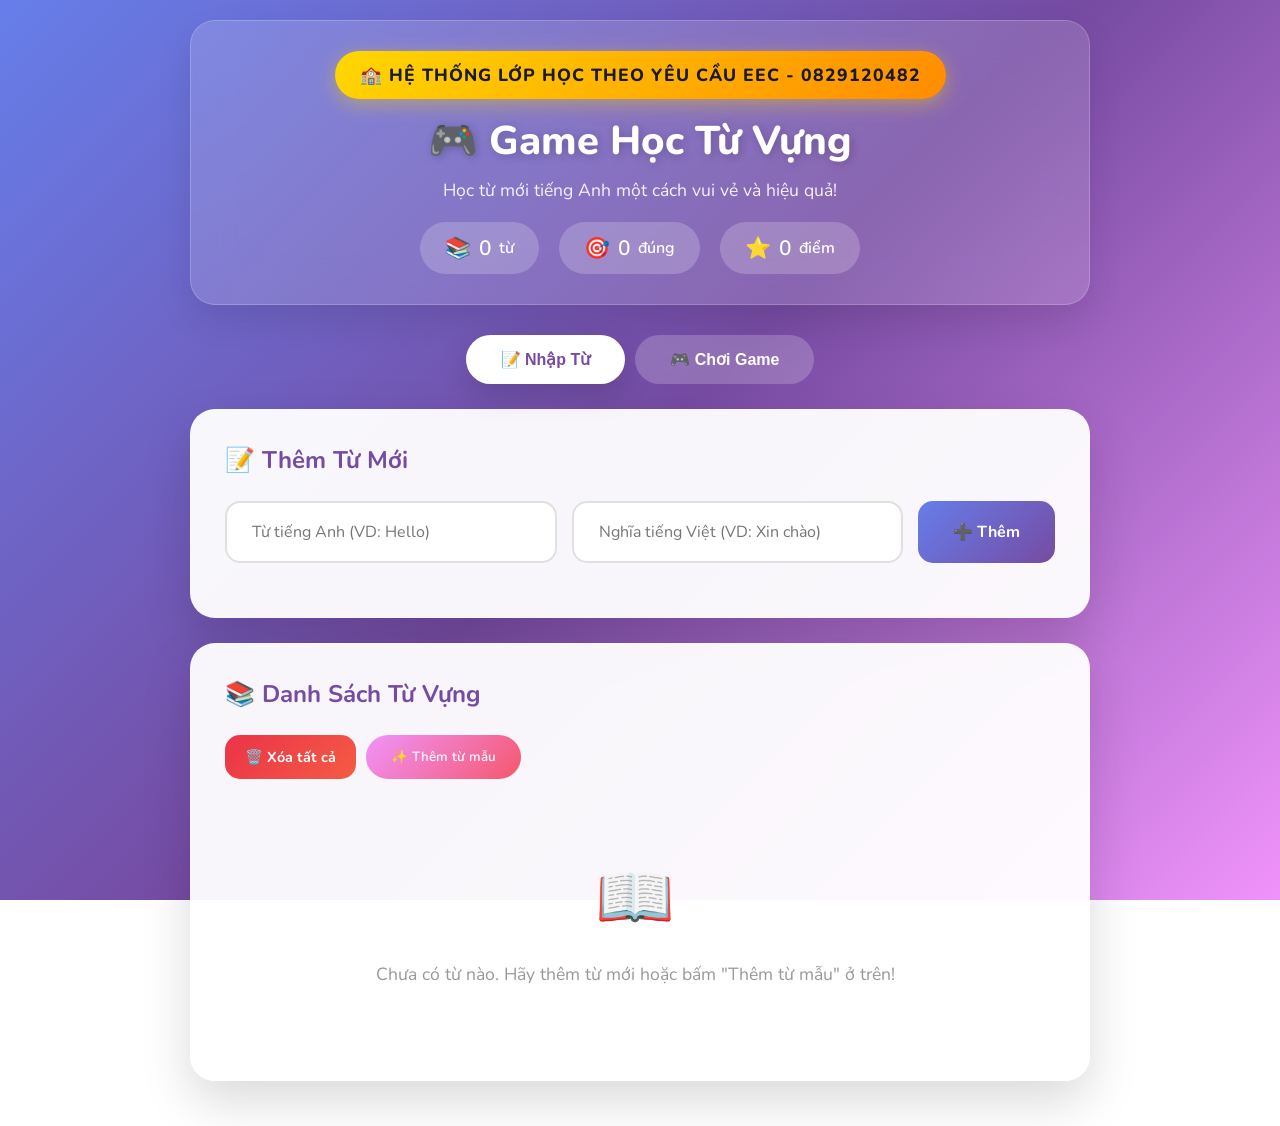
<file: gamenewword6/index.html>
<!DOCTYPE html>
<html lang="vi">

<head>
    <meta charset="UTF-8">
    <meta name="viewport" content="width=device-width, initial-scale=1.0">
    <title>🎮 Game Học Từ Vựng Tiếng Anh</title>
    <link href="https://fonts.googleapis.com/css2?family=Nunito:wght@400;600;700;800&display=swap" rel="stylesheet">
    <style>
        * {
            margin: 0;
            padding: 0;
            box-sizing: border-box;
        }

        body {
            font-family: 'Nunito', sans-serif;
            min-height: 100vh;
            background: linear-gradient(135deg, #667eea 0%, #764ba2 50%, #f093fb 100%);
            background-attachment: fixed;
            padding: 20px;
        }

        .container {
            max-width: 900px;
            margin: 0 auto;
        }

        /* Header */
        .header {
            text-align: center;
            padding: 30px 20px;
            background: rgba(255, 255, 255, 0.15);
            backdrop-filter: blur(20px);
            border-radius: 25px;
            margin-bottom: 30px;
            border: 1px solid rgba(255, 255, 255, 0.2);
            box-shadow: 0 15px 35px rgba(0, 0, 0, 0.1);
        }

        .header h1 {
            font-size: 2.5rem;
            font-weight: 800;
            color: white;
            text-shadow: 2px 2px 10px rgba(0, 0, 0, 0.2);
            margin-bottom: 10px;
        }

        .header p {
            color: rgba(255, 255, 255, 0.9);
            font-size: 1.1rem;
        }

        /* Stats Bar */
        .stats-bar {
            display: flex;
            justify-content: center;
            gap: 20px;
            margin-top: 20px;
            flex-wrap: wrap;
        }

        .stat-item {
            background: rgba(255, 255, 255, 0.2);
            padding: 12px 25px;
            border-radius: 50px;
            color: white;
            font-weight: 600;
            display: flex;
            align-items: center;
            gap: 8px;
        }

        .stat-item span {
            font-size: 1.3rem;
        }

        /* Tabs */
        .tabs {
            display: flex;
            gap: 10px;
            margin-bottom: 25px;
            justify-content: center;
        }

        .tab-btn {
            padding: 15px 35px;
            border: none;
            border-radius: 50px;
            font-size: 1rem;
            font-weight: 700;
            cursor: pointer;
            transition: all 0.3s ease;
            background: rgba(255, 255, 255, 0.2);
            color: white;
            backdrop-filter: blur(10px);
        }

        .tab-btn:hover {
            transform: translateY(-3px);
            box-shadow: 0 10px 25px rgba(0, 0, 0, 0.2);
        }

        .tab-btn.active {
            background: white;
            color: #764ba2;
            box-shadow: 0 10px 30px rgba(0, 0, 0, 0.15);
        }

        /* Sections */
        .section {
            display: none;
            animation: fadeIn 0.5s ease;
        }

        .section.active {
            display: block;
        }

        @keyframes fadeIn {
            from {
                opacity: 0;
                transform: translateY(20px);
            }

            to {
                opacity: 1;
                transform: translateY(0);
            }
        }

        /* Card */
        .card {
            background: rgba(255, 255, 255, 0.95);
            border-radius: 25px;
            padding: 35px;
            box-shadow: 0 20px 50px rgba(0, 0, 0, 0.15);
            margin-bottom: 25px;
        }

        .card h2 {
            color: #764ba2;
            margin-bottom: 25px;
            font-size: 1.5rem;
            display: flex;
            align-items: center;
            gap: 12px;
        }

        /* Input Section */
        .input-group {
            display: grid;
            grid-template-columns: 1fr 1fr auto;
            gap: 15px;
            margin-bottom: 20px;
        }

        input[type="text"] {
            padding: 18px 25px;
            border: 2px solid #e0e0e0;
            border-radius: 15px;
            font-size: 1rem;
            font-family: inherit;
            transition: all 0.3s ease;
        }

        input[type="text"]:focus {
            outline: none;
            border-color: #764ba2;
            box-shadow: 0 0 0 4px rgba(118, 75, 162, 0.1);
        }

        .btn {
            padding: 18px 35px;
            border: none;
            border-radius: 15px;
            font-size: 1rem;
            font-weight: 700;
            cursor: pointer;
            transition: all 0.3s ease;
            font-family: inherit;
        }

        .btn-primary {
            background: linear-gradient(135deg, #667eea, #764ba2);
            color: white;
        }

        .btn-primary:hover {
            transform: translateY(-3px);
            box-shadow: 0 10px 25px rgba(118, 75, 162, 0.4);
        }

        .btn-success {
            background: linear-gradient(135deg, #11998e, #38ef7d);
            color: white;
        }

        .btn-success:hover {
            transform: translateY(-3px);
            box-shadow: 0 10px 25px rgba(17, 153, 142, 0.4);
        }

        .btn-danger {
            background: linear-gradient(135deg, #eb3349, #f45c43);
            color: white;
            padding: 8px 16px;
            font-size: 0.9rem;
        }

        .btn-danger:hover {
            transform: scale(1.05);
        }

        /* Word List */
        .word-list {
            display: grid;
            gap: 12px;
            max-height: 400px;
            overflow-y: auto;
            padding-right: 10px;
        }

        .word-list::-webkit-scrollbar {
            width: 8px;
        }

        .word-list::-webkit-scrollbar-track {
            background: #f1f1f1;
            border-radius: 10px;
        }

        .word-list::-webkit-scrollbar-thumb {
            background: linear-gradient(135deg, #667eea, #764ba2);
            border-radius: 10px;
        }

        .word-item {
            display: flex;
            justify-content: space-between;
            align-items: center;
            padding: 18px 25px;
            background: linear-gradient(135deg, #f8f9ff, #f0f2ff);
            border-radius: 15px;
            border-left: 5px solid #764ba2;
            transition: all 0.3s ease;
        }

        .word-item:hover {
            transform: translateX(5px);
            box-shadow: 0 5px 15px rgba(0, 0, 0, 0.1);
        }

        .word-info {
            display: flex;
            gap: 20px;
            align-items: center;
        }

        .english-word {
            font-weight: 700;
            color: #764ba2;
            font-size: 1.1rem;
        }

        .meaning {
            color: #666;
        }

        .speak-btn {
            background: linear-gradient(135deg, #667eea, #764ba2);
            border: none;
            width: 40px;
            height: 40px;
            border-radius: 50%;
            color: white;
            cursor: pointer;
            transition: all 0.3s ease;
            font-size: 1.1rem;
        }

        .speak-btn:hover {
            transform: scale(1.1);
            box-shadow: 0 5px 15px rgba(118, 75, 162, 0.4);
        }

        /* Game Section */
        .game-area {
            text-align: center;
        }

        .game-question {
            background: linear-gradient(135deg, #667eea, #764ba2);
            padding: 40px;
            border-radius: 25px;
            margin-bottom: 30px;
            position: relative;
            overflow: hidden;
        }

        .game-question::before {
            content: '';
            position: absolute;
            top: -50%;
            left: -50%;
            width: 200%;
            height: 200%;
            background: radial-gradient(circle, rgba(255, 255, 255, 0.1) 0%, transparent 70%);
            animation: shine 3s infinite linear;
        }

        @keyframes shine {
            from {
                transform: rotate(0deg);
            }

            to {
                transform: rotate(360deg);
            }
        }

        .question-label {
            color: rgba(255, 255, 255, 0.8);
            font-size: 1rem;
            margin-bottom: 10px;
        }

        .question-word {
            font-size: 3rem;
            font-weight: 800;
            color: white;
            text-shadow: 2px 2px 10px rgba(0, 0, 0, 0.2);
            position: relative;
            z-index: 1;
        }

        .question-speak-btn {
            margin-top: 15px;
            background: rgba(255, 255, 255, 0.2);
            border: 2px solid rgba(255, 255, 255, 0.4);
            padding: 12px 30px;
            border-radius: 50px;
            color: white;
            cursor: pointer;
            font-size: 1rem;
            font-weight: 600;
            transition: all 0.3s ease;
        }

        .question-speak-btn:hover {
            background: rgba(255, 255, 255, 0.3);
            transform: scale(1.05);
        }

        .answers-grid {
            display: grid;
            grid-template-columns: repeat(2, 1fr);
            gap: 15px;
        }

        .answer-btn {
            padding: 25px 20px;
            background: white;
            border: 3px solid #e0e0e0;
            border-radius: 20px;
            font-size: 1.1rem;
            font-weight: 600;
            cursor: pointer;
            transition: all 0.3s ease;
            font-family: inherit;
            color: #333;
        }

        .answer-btn:hover {
            border-color: #764ba2;
            transform: translateY(-5px);
            box-shadow: 0 10px 25px rgba(0, 0, 0, 0.1);
        }

        .answer-btn.correct {
            background: linear-gradient(135deg, #11998e, #38ef7d);
            border-color: #11998e;
            color: white;
            animation: pulse 0.5s ease;
        }

        .answer-btn.wrong {
            background: linear-gradient(135deg, #eb3349, #f45c43);
            border-color: #eb3349;
            color: white;
            animation: shake 0.5s ease;
        }

        @keyframes pulse {

            0%,
            100% {
                transform: scale(1);
            }

            50% {
                transform: scale(1.05);
            }
        }

        @keyframes shake {

            0%,
            100% {
                transform: translateX(0);
            }

            25% {
                transform: translateX(-10px);
            }

            75% {
                transform: translateX(10px);
            }
        }

        /* Game Modes */
        .game-modes {
            display: grid;
            grid-template-columns: repeat(2, 1fr);
            gap: 20px;
            margin-bottom: 30px;
        }

        .mode-card {
            background: linear-gradient(135deg, #f8f9ff, #f0f2ff);
            padding: 30px;
            border-radius: 20px;
            text-align: center;
            cursor: pointer;
            transition: all 0.3s ease;
            border: 3px solid transparent;
        }

        .mode-card:hover {
            transform: translateY(-5px);
            box-shadow: 0 15px 35px rgba(0, 0, 0, 0.1);
            border-color: #764ba2;
        }

        .mode-card.selected {
            border-color: #764ba2;
            background: linear-gradient(135deg, #ede7f6, #e1d5f7);
        }

        .mode-icon {
            font-size: 3rem;
            margin-bottom: 15px;
        }

        .mode-title {
            font-size: 1.2rem;
            font-weight: 700;
            color: #764ba2;
            margin-bottom: 8px;
        }

        .mode-desc {
            color: #666;
            font-size: 0.9rem;
        }

        /* Progress */
        .progress-bar {
            background: #e0e0e0;
            height: 12px;
            border-radius: 10px;
            margin-bottom: 20px;
            overflow: hidden;
        }

        .progress-fill {
            height: 100%;
            background: linear-gradient(135deg, #11998e, #38ef7d);
            border-radius: 10px;
            transition: width 0.5s ease;
        }

        /* Result */
        .result-card {
            text-align: center;
            padding: 50px;
        }

        .result-emoji {
            font-size: 5rem;
            margin-bottom: 20px;
            animation: bounce 1s infinite;
        }

        @keyframes bounce {

            0%,
            100% {
                transform: translateY(0);
            }

            50% {
                transform: translateY(-20px);
            }
        }

        .result-title {
            font-size: 2rem;
            font-weight: 800;
            color: #764ba2;
            margin-bottom: 15px;
        }

        .result-score {
            font-size: 4rem;
            font-weight: 800;
            background: linear-gradient(135deg, #667eea, #764ba2);
            -webkit-background-clip: text;
            -webkit-text-fill-color: transparent;
            margin-bottom: 20px;
        }

        .result-message {
            color: #666;
            font-size: 1.2rem;
            margin-bottom: 30px;
        }

        /* Responsive */
        @media (max-width: 768px) {
            .header h1 {
                font-size: 1.8rem;
            }

            .input-group {
                grid-template-columns: 1fr;
            }

            .game-modes {
                grid-template-columns: 1fr;
            }

            .answers-grid {
                grid-template-columns: 1fr;
            }

            .question-word {
                font-size: 2rem;
            }

            .stats-bar {
                gap: 10px;
            }

            .stat-item {
                padding: 10px 15px;
                font-size: 0.9rem;
            }
        }

        /* Empty State */
        .empty-state {
            text-align: center;
            padding: 60px 20px;
            color: #999;
        }

        .empty-state .icon {
            font-size: 4rem;
            margin-bottom: 20px;
        }

        .empty-state p {
            font-size: 1.1rem;
        }

        /* Sample Words Button */
        .sample-words-btn {
            margin-top: 15px;
            background: linear-gradient(135deg, #f093fb, #f5576c);
            color: white;
            padding: 12px 25px;
            border: none;
            border-radius: 50px;
            cursor: pointer;
            font-weight: 600;
            font-family: inherit;
            transition: all 0.3s ease;
        }

        .sample-words-btn:hover {
            transform: translateY(-3px);
            box-shadow: 0 10px 25px rgba(240, 147, 251, 0.4);
        }

        /* Typing Mode Styles */
        .typing-container {
            display: flex;
            gap: 15px;
            margin-bottom: 20px;
        }

        .typing-input {
            flex: 1;
            padding: 20px 25px;
            border: 3px solid #e0e0e0;
            border-radius: 15px;
            font-size: 1.3rem;
            font-family: inherit;
            text-align: center;
            transition: all 0.3s ease;
        }

        .typing-input:focus {
            outline: none;
            border-color: #764ba2;
            box-shadow: 0 0 0 4px rgba(118, 75, 162, 0.15);
        }

        .typing-input.correct {
            border-color: #11998e;
            background: linear-gradient(135deg, #e8f5e9, #c8e6c9);
        }

        .typing-input.wrong {
            border-color: #eb3349;
            background: linear-gradient(135deg, #ffebee, #ffcdd2);
            animation: shake 0.5s ease;
        }

        .typing-feedback {
            text-align: center;
            font-size: 1.2rem;
            font-weight: 600;
            min-height: 30px;
            margin-bottom: 15px;
        }

        .typing-feedback.correct {
            color: #11998e;
        }

        .typing-feedback.wrong {
            color: #eb3349;
        }

        .typing-hint {
            text-align: center;
            color: #999;
            font-size: 1rem;
        }

        .hint-btn {
            background: linear-gradient(135deg, #ffecd2, #fcb69f);
            border: none;
            padding: 10px 20px;
            border-radius: 25px;
            cursor: pointer;
            font-weight: 600;
            font-family: inherit;
            color: #e65100;
            transition: all 0.3s ease;
            margin-top: 10px;
        }

        .hint-btn:hover {
            transform: scale(1.05);
            box-shadow: 0 5px 15px rgba(252, 182, 159, 0.5);
        }

        .hint-text {
            background: linear-gradient(135deg, #fff9c4, #fff59d);
            padding: 15px 25px;
            border-radius: 15px;
            margin-top: 15px;
            font-size: 1.1rem;
            color: #f57f17;
            font-weight: 600;
            display: inline-block;
        }

        /* Game modes grid for 3 items */
        .game-modes {
            display: grid;
            grid-template-columns: repeat(3, 1fr);
            gap: 15px;
            margin-bottom: 30px;
        }

        @media (max-width: 768px) {
            .game-modes {
                grid-template-columns: 1fr;
            }

            .typing-container {
                flex-direction: column;
            }

            .typing-input {
                font-size: 1.1rem;
            }
        }
    </style>
</head>

<body>
    <div class="container">
        <!-- Header -->
        <div class="header">
            <div
                style="background: linear-gradient(135deg, #ffd700, #ff8c00); padding: 12px 25px; border-radius: 50px; display: inline-block; margin-bottom: 15px; box-shadow: 0 5px 20px rgba(255, 215, 0, 0.4);">
                <p
                    style="font-size: 1.1rem; color: #1a1a2e; margin: 0; font-weight: 800; letter-spacing: 1px; text-transform: uppercase;">
                    🏫 Hệ thống lớp học theo yêu cầu EEC - 0829120482</p>
            </div>
            <h1>🎮 Game Học Từ Vựng</h1>
            <p>Học từ mới tiếng Anh một cách vui vẻ và hiệu quả!</p>
            <div class="stats-bar">
                <div class="stat-item">
                    <span>📚</span>
                    <span id="totalWords">0</span> từ
                </div>
                <div class="stat-item">
                    <span>🎯</span>
                    <span id="totalCorrect">0</span> đúng
                </div>
                <div class="stat-item">
                    <span>⭐</span>
                    <span id="totalScore">0</span> điểm
                </div>
            </div>
        </div>

        <!-- Tabs -->
        <div class="tabs">
            <button class="tab-btn active" onclick="showSection('input')">📝 Nhập Từ</button>
            <button class="tab-btn" onclick="showSection('game')">🎮 Chơi Game</button>
        </div>

        <!-- Input Section -->
        <div id="input-section" class="section active">
            <div class="card">
                <h2>📝 Thêm Từ Mới</h2>
                <div class="input-group">
                    <input type="text" id="englishInput" placeholder="Từ tiếng Anh (VD: Hello)">
                    <input type="text" id="meaningInput" placeholder="Nghĩa tiếng Việt (VD: Xin chào)">
                    <button class="btn btn-primary" onclick="addWord()">➕ Thêm</button>
                </div>
            </div>

            <div class="card">
                <h2>📚 Danh Sách Từ Vựng <span id="wordCount" style="font-size: 0.9rem; color: #999;"></span></h2>
                <div style="display: flex; gap: 10px; margin-bottom: 15px;">
                    <button class="btn btn-danger" onclick="deleteAllWords()" style="padding: 12px 20px;">🗑️ Xóa tất
                        cả</button>
                    <button class="sample-words-btn" onclick="addSampleWords()" style="margin-top: 0;">✨ Thêm từ
                        mẫu</button>
                </div>
                <div id="wordList" class="word-list">
                    <div class="empty-state">
                        <div class="icon">📖</div>
                        <p>Chưa có từ nào. Hãy thêm từ mới để bắt đầu học!</p>
                        <button class="sample-words-btn" onclick="addSampleWords()">✨ Thêm từ mẫu</button>
                    </div>
                </div>
            </div>
        </div>

        <!-- Game Section -->
        <div id="game-section" class="section">
            <div class="card">
                <h2>🎯 Chọn Chế Độ Chơi</h2>
                <div class="game-modes">
                    <div class="mode-card selected" onclick="selectMode('meaning')" id="mode-meaning">
                        <div class="mode-icon">🔤</div>
                        <div class="mode-title">Chọn Nghĩa</div>
                        <div class="mode-desc">Xem từ tiếng Anh, chọn nghĩa đúng</div>
                    </div>
                    <div class="mode-card" onclick="selectMode('word')" id="mode-word">
                        <div class="mode-icon">🇬🇧</div>
                        <div class="mode-title">Chọn Từ</div>
                        <div class="mode-desc">Xem nghĩa tiếng Việt, chọn từ tiếng Anh đúng</div>
                    </div>
                    <div class="mode-card" onclick="selectMode('typing')" id="mode-typing">
                        <div class="mode-icon">⌨️</div>
                        <div class="mode-title">Viết Từ</div>
                        <div class="mode-desc">Xem nghĩa tiếng Việt, gõ từ tiếng Anh</div>
                    </div>
                </div>
                <button class="btn btn-success" onclick="startGame()" style="width: 100%;">🚀 Bắt Đầu Chơi</button>
            </div>

            <!-- Game Play Area -->
            <div id="gamePlayArea" style="display: none;">
                <div class="card game-area">
                    <div class="progress-bar">
                        <div class="progress-fill" id="progressBar" style="width: 0%"></div>
                    </div>
                    <div class="game-question">
                        <div class="question-label" id="questionLabel">Từ tiếng Anh:</div>
                        <div class="question-word" id="questionWord">Hello</div>
                        <button class="question-speak-btn" onclick="speakCurrentWord()" id="speakBtn">🔊 Nghe phát
                            âm</button>
                    </div>
                    <!-- Multiple Choice Answers -->
                    <div class="answers-grid" id="answersGrid">
                        <!-- Answers will be generated here -->
                    </div>
                    <!-- Typing Input -->
                    <div id="typingArea" style="display: none;">
                        <div class="typing-container">
                            <input type="text" id="typingInput" class="typing-input"
                                placeholder="Gõ từ tiếng Anh ở đây..." autocomplete="off" autocapitalize="off">
                            <button class="btn btn-primary" onclick="checkTypingAnswer()" id="submitTypingBtn">✓ Kiểm
                                tra</button>
                        </div>
                        <div id="typingFeedback" class="typing-feedback"></div>
                        <div id="typingHint" class="typing-hint"></div>
                    </div>
                </div>
            </div>

            <!-- Result -->
            <div id="resultArea" style="display: none;">
                <div class="card result-card">
                    <div class="result-emoji" id="resultEmoji">🎉</div>
                    <h2 class="result-title" id="resultTitle">Xuất sắc!</h2>
                    <div class="result-score" id="resultScore">10/10</div>
                    <p class="result-message" id="resultMessage">Bạn đã làm rất tốt!</p>
                    <button class="btn btn-primary" onclick="restartGame()">🔄 Chơi Lại</button>
                </div>
            </div>
        </div>
    </div>

    <script>
        // Audio Context for sound effects
        let audioContext = null;
        let audioUnlocked = false;

        // Initialize and get audio context
        function initAudio() {
            try {
                if (!audioContext) {
                    audioContext = new (window.AudioContext || window.webkitAudioContext)();
                }
                return audioContext;
            } catch (e) {
                console.log('Audio not supported:', e);
                return null;
            }
        }

        // Ensure audio context is ready to play
        async function ensureAudioReady() {
            const ctx = initAudio();
            if (!ctx) return null;

            try {
                if (ctx.state === 'suspended') {
                    await ctx.resume();
                }
                return ctx;
            } catch (e) {
                console.log('Could not resume audio:', e);
                return ctx;
            }
        }

        // Unlock audio on first user interaction (required for iOS/Android)
        async function unlockAudio() {
            if (audioUnlocked) return;

            try {
                const ctx = initAudio();
                if (!ctx) return;

                // Resume context first
                if (ctx.state === 'suspended') {
                    await ctx.resume();
                }

                // Create and play a silent buffer to unlock
                const buffer = ctx.createBuffer(1, 1, 22050);
                const source = ctx.createBufferSource();
                source.buffer = buffer;
                source.connect(ctx.destination);
                source.start(0);

                audioUnlocked = true;
                console.log('Audio unlocked for mobile, state:', ctx.state);
            } catch (e) {
                console.log('Audio unlock failed:', e);
            }
        }

        // Add unlock listeners for mobile - multiple events for better coverage
        ['touchstart', 'touchend', 'mousedown', 'click', 'keydown'].forEach(event => {
            document.addEventListener(event, unlockAudio, { once: false, passive: true });
        });

        // Safe sound player wrapper
        async function playSound(soundFn) {
            try {
                await ensureAudioReady();
                soundFn();
            } catch (e) {
                console.log('Sound play error:', e);
            }
        }

        // Sound: Correct answer (happy ding)
        function playCorrectSound() {
            playSound(() => {
                const ctx = initAudio();
                if (!ctx) return;

                const oscillator = ctx.createOscillator();
                const gainNode = ctx.createGain();

                oscillator.connect(gainNode);
                gainNode.connect(ctx.destination);

                const now = ctx.currentTime;
                oscillator.frequency.setValueAtTime(523.25, now);
                oscillator.frequency.setValueAtTime(659.25, now + 0.1);
                oscillator.frequency.setValueAtTime(783.99, now + 0.2);

                gainNode.gain.setValueAtTime(0.4, now);
                gainNode.gain.exponentialRampToValueAtTime(0.01, now + 0.5);

                oscillator.type = 'sine';
                oscillator.start(now);
                oscillator.stop(now + 0.5);
            });
        }

        // Sound: Wrong answer (buzzer)
        function playWrongSound() {
            playSound(() => {
                const ctx = initAudio();
                if (!ctx) return;

                const oscillator = ctx.createOscillator();
                const gainNode = ctx.createGain();

                oscillator.connect(gainNode);
                gainNode.connect(ctx.destination);

                const now = ctx.currentTime;
                oscillator.frequency.setValueAtTime(150, now);
                oscillator.frequency.setValueAtTime(100, now + 0.1);

                gainNode.gain.setValueAtTime(0.4, now);
                gainNode.gain.exponentialRampToValueAtTime(0.01, now + 0.3);

                oscillator.type = 'sawtooth';
                oscillator.start(now);
                oscillator.stop(now + 0.3);
            });
        }

        // Sound: Game complete fanfare
        function playCompletionSound() {
            playSound(() => {
                const ctx = initAudio();
                if (!ctx) return;
                const notes = [523.25, 659.25, 783.99, 1046.50];
                const now = ctx.currentTime;

                notes.forEach((freq, i) => {
                    const oscillator = ctx.createOscillator();
                    const gainNode = ctx.createGain();
                    oscillator.connect(gainNode);
                    gainNode.connect(ctx.destination);
                    oscillator.frequency.setValueAtTime(freq, now + i * 0.15);
                    gainNode.gain.setValueAtTime(0, now + i * 0.15);
                    gainNode.gain.linearRampToValueAtTime(0.4, now + i * 0.15 + 0.05);
                    gainNode.gain.exponentialRampToValueAtTime(0.01, now + i * 0.15 + 0.4);
                    oscillator.type = 'sine';
                    oscillator.start(now + i * 0.15);
                    oscillator.stop(now + i * 0.15 + 0.5);
                });
            });
        }

        // Sound: Perfect score celebration
        function playPerfectSound() {
            playSound(() => {
                const ctx = initAudio();
                if (!ctx) return;
                const melody = [
                    { freq: 523.25, time: 0 },
                    { freq: 587.33, time: 0.1 },
                    { freq: 659.25, time: 0.2 },
                    { freq: 698.46, time: 0.3 },
                    { freq: 783.99, time: 0.4 },
                    { freq: 880.00, time: 0.55 },
                    { freq: 987.77, time: 0.7 },
                    { freq: 1046.50, time: 0.85 },
                ];
                const now = ctx.currentTime;

                melody.forEach(note => {
                    const osc = ctx.createOscillator();
                    const gain = ctx.createGain();
                    osc.connect(gain);
                    gain.connect(ctx.destination);
                    osc.frequency.setValueAtTime(note.freq, now + note.time);
                    gain.gain.setValueAtTime(0.3, now + note.time);
                    gain.gain.exponentialRampToValueAtTime(0.01, now + note.time + 0.3);
                    osc.type = 'sine';
                    osc.start(now + note.time);
                    osc.stop(now + note.time + 0.35);
                });
            });
        }

        // Sound: Click/tap effect
        function playClickSound() {
            playSound(() => {
                const ctx = initAudio();
                if (!ctx) return;
                const osc = ctx.createOscillator();
                const gain = ctx.createGain();
                const now = ctx.currentTime;
                osc.connect(gain);
                gain.connect(ctx.destination);
                osc.frequency.setValueAtTime(800, now);
                gain.gain.setValueAtTime(0.2, now);
                gain.gain.exponentialRampToValueAtTime(0.01, now + 0.1);
                osc.type = 'sine';
                osc.start(now);
                osc.stop(now + 0.1);
            });
        }

        // Sound: Add word success
        function playAddSound() {
            playSound(() => {
                const ctx = initAudio();
                if (!ctx) return;
                const notes = [523.25, 783.99];
                const now = ctx.currentTime;
                notes.forEach((freq, i) => {
                    const osc = ctx.createOscillator();
                    const gain = ctx.createGain();
                    osc.connect(gain);
                    gain.connect(ctx.destination);
                    osc.frequency.setValueAtTime(freq, now + i * 0.08);
                    gain.gain.setValueAtTime(0.25, now + i * 0.08);
                    gain.gain.exponentialRampToValueAtTime(0.01, now + i * 0.08 + 0.15);
                    osc.type = 'sine';
                    osc.start(now + i * 0.08);
                    osc.stop(now + i * 0.08 + 0.2);
                });
            });
        }

        // Sound: Delete effect
        function playDeleteSound() {
            playSound(() => {
                const ctx = initAudio();
                if (!ctx) return;
                const osc = ctx.createOscillator();
                const gain = ctx.createGain();
                const now = ctx.currentTime;
                osc.connect(gain);
                gain.connect(ctx.destination);
                osc.frequency.setValueAtTime(400, now);
                osc.frequency.exponentialRampToValueAtTime(100, now + 0.2);
                gain.gain.setValueAtTime(0.25, now);
                gain.gain.exponentialRampToValueAtTime(0.01, now + 0.2);
                osc.type = 'sine';
                osc.start(now);
                osc.stop(now + 0.25);
            });
        }

        // Sound: Delete all (whoosh)
        function playDeleteAllSound() {
            playSound(() => {
                const ctx = initAudio();
                if (!ctx) return;
                const osc = ctx.createOscillator();
                const gain = ctx.createGain();
                const now = ctx.currentTime;
                osc.connect(gain);
                gain.connect(ctx.destination);
                osc.frequency.setValueAtTime(600, now);
                osc.frequency.exponentialRampToValueAtTime(50, now + 0.4);
                gain.gain.setValueAtTime(0.3, now);
                gain.gain.exponentialRampToValueAtTime(0.01, now + 0.4);
                osc.type = 'sawtooth';
                osc.start(now);
                osc.stop(now + 0.5);
            });
        }

        // Sound: Button hover/tap
        function playSpeakSound() {
            playSound(() => {
                const ctx = initAudio();
                if (!ctx) return;
                const osc = ctx.createOscillator();
                const gain = ctx.createGain();
                const now = ctx.currentTime;
                osc.connect(gain);
                gain.connect(ctx.destination);
                osc.frequency.setValueAtTime(1000, now);
                gain.gain.setValueAtTime(0.15, now);
                gain.gain.exponentialRampToValueAtTime(0.01, now + 0.05);
                osc.type = 'sine';
                osc.start(now);
                osc.stop(now + 0.08);
            });
        }

        // Data
        let words = JSON.parse(localStorage.getItem('vocabWords')) || [];
        let gameMode = 'meaning';
        let currentQuestionIndex = 0;
        let correctAnswers = 0;
        let gameWords = [];
        let totalScore = parseInt(localStorage.getItem('totalScore')) || 0;
        let totalCorrect = parseInt(localStorage.getItem('totalCorrect')) || 0;

        // Sample words
        const sampleWords = [
            { english: 'Hello', meaning: 'Xin chào' },
            { english: 'Goodbye', meaning: 'Tạm biệt' },
            { english: 'Thank you', meaning: 'Cảm ơn' },
            { english: 'Beautiful', meaning: 'Đẹp' },
            { english: 'Happy', meaning: 'Vui vẻ' },
            { english: 'Love', meaning: 'Tình yêu' },
            { english: 'Friend', meaning: 'Bạn bè' },
            { english: 'Family', meaning: 'Gia đình' },
            { english: 'School', meaning: 'Trường học' },
            { english: 'Book', meaning: 'Sách' }
        ];

        // Initialize
        document.addEventListener('DOMContentLoaded', () => {
            updateWordList();
            updateStats();

            // Enter key to add word
            document.getElementById('meaningInput').addEventListener('keypress', (e) => {
                if (e.key === 'Enter') addWord();
            });
            document.getElementById('englishInput').addEventListener('keypress', (e) => {
                if (e.key === 'Enter') document.getElementById('meaningInput').focus();
            });

            // Enter key to submit typing answer
            document.getElementById('typingInput').addEventListener('keypress', (e) => {
                if (e.key === 'Enter' && !e.target.disabled) {
                    checkTypingAnswer();
                }
            });
        });

        // Tab Navigation
        function showSection(section) {
            document.querySelectorAll('.section').forEach(s => s.classList.remove('active'));
            document.querySelectorAll('.tab-btn').forEach(b => b.classList.remove('active'));

            document.getElementById(section + '-section').classList.add('active');
            event.target.classList.add('active');

            if (section === 'game') {
                resetGameUI();
            }
        }

        // Add Word
        function addWord() {
            const english = document.getElementById('englishInput').value.trim();
            const meaning = document.getElementById('meaningInput').value.trim();

            if (!english || !meaning) {
                playWrongSound();
                alert('Vui lòng nhập đầy đủ từ tiếng Anh và nghĩa!');
                return;
            }

            words.push({ english, meaning });
            saveWords();
            updateWordList();
            updateStats();
            playAddSound();

            document.getElementById('englishInput').value = '';
            document.getElementById('meaningInput').value = '';
            document.getElementById('englishInput').focus();
        }

        // Add Sample Words
        function addSampleWords() {
            words = [...words, ...sampleWords];
            saveWords();
            updateWordList();
            updateStats();
            playAddSound();
        }

        // Delete Word
        function deleteWord(index) {
            words.splice(index, 1);
            saveWords();
            updateWordList();
            updateStats();
            playDeleteSound();
        }

        // Delete All Words
        function deleteAllWords() {
            if (words.length === 0) {
                playWrongSound();
                return;
            }

            playClickSound();
            if (confirm('Bạn có chắc muốn xóa TẤT CẢ ' + words.length + ' từ không?')) {
                words = [];
                saveWords();
                updateWordList();
                updateStats();
                playDeleteAllSound();
            }
        }

        // Speech Synthesis for mobile (iOS + Android)
        let speechUnlocked = false;
        let voicesLoaded = false;
        let availableVoices = [];

        // Load voices when available
        function loadVoices() {
            availableVoices = speechSynthesis.getVoices();
            if (availableVoices.length > 0) {
                voicesLoaded = true;
                console.log('Voices loaded:', availableVoices.length);
            }
        }

        // Try to load voices - needed for both iOS and Android
        if ('speechSynthesis' in window) {
            loadVoices();
            // Chrome on Android needs this event
            if (speechSynthesis.onvoiceschanged !== undefined) {
                speechSynthesis.onvoiceschanged = loadVoices;
            }
            // Fallback: try loading after a delay (for some Android browsers)
            setTimeout(loadVoices, 100);
            setTimeout(loadVoices, 500);
            setTimeout(loadVoices, 1000);
        }

        // Unlock speech on user interaction (required for iOS/Android)
        function unlockSpeech() {
            if (speechUnlocked || !('speechSynthesis' in window)) return;

            try {
                // Resume speechSynthesis if paused (Android Chrome bug)
                if (speechSynthesis.paused) {
                    speechSynthesis.resume();
                }

                const utterance = new SpeechSynthesisUtterance('');
                utterance.volume = 0;
                utterance.rate = 1;
                speechSynthesis.speak(utterance);
                speechUnlocked = true;
                console.log('Speech unlocked for mobile');
            } catch (e) {
                console.log('Speech unlock failed:', e);
            }
        }

        // Add speech unlock to touch events
        ['touchstart', 'touchend', 'click', 'mousedown'].forEach(event => {
            document.addEventListener(event, unlockSpeech, { once: false, passive: true });
        });

        // Speak Word with mobile support (iOS + Android)
        function speak(text) {
            if (!('speechSynthesis' in window)) {
                console.log('Speech synthesis not supported');
                return;
            }

            try {
                // Android Chrome bug: speechSynthesis can get stuck
                // Cancel and resume to fix it
                speechSynthesis.cancel();

                if (speechSynthesis.paused) {
                    speechSynthesis.resume();
                }

                // Reload voices if not loaded yet
                if (availableVoices.length === 0) {
                    availableVoices = speechSynthesis.getVoices();
                }

                // Create utterance
                const utterance = new SpeechSynthesisUtterance(text);
                utterance.lang = 'en-US';
                utterance.rate = 0.9;
                utterance.pitch = 1;
                utterance.volume = 1;

                // Try to get English voice
                if (availableVoices.length > 0) {
                    const englishVoice = availableVoices.find(v =>
                        v.lang === 'en-US' || v.lang === 'en_US'
                    ) || availableVoices.find(v =>
                        v.lang.startsWith('en')
                    );
                    if (englishVoice) {
                        utterance.voice = englishVoice;
                    }
                }

                // Error handler
                utterance.onerror = (e) => {
                    console.log('Speech error:', e.error);
                };

                utterance.onend = () => {
                    console.log('Speech ended successfully');
                };

                // Speak with a small delay for Android compatibility
                setTimeout(() => {
                    // Double check it's not paused
                    if (speechSynthesis.paused) {
                        speechSynthesis.resume();
                    }
                    speechSynthesis.speak(utterance);
                }, 100);

            } catch (e) {
                console.log('Speak error:', e);
            }
        }

        function speakCurrentWord() {
            if (gameWords.length > 0 && currentQuestionIndex < gameWords.length) {
                speak(gameWords[currentQuestionIndex].english);
            }
        }

        // Save/Load
        function saveWords() {
            localStorage.setItem('vocabWords', JSON.stringify(words));
        }

        function saveStats() {
            localStorage.setItem('totalScore', totalScore);
            localStorage.setItem('totalCorrect', totalCorrect);
        }

        // Update Word List UI
        function updateWordList() {
            const list = document.getElementById('wordList');
            const countSpan = document.getElementById('wordCount');

            if (countSpan) {
                countSpan.textContent = words.length > 0 ? `(${words.length} từ)` : '';
            }

            if (words.length === 0) {
                list.innerHTML = `
                    <div class="empty-state">
                        <div class="icon">📖</div>
                        <p>Chưa có từ nào. Hãy thêm từ mới hoặc bấm "Thêm từ mẫu" ở trên!</p>
                    </div>
                `;
                return;
            }

            list.innerHTML = words.map((word, index) => `
                <div class="word-item">
                    <div class="word-info">
                        <span class="english-word">${word.english}</span>
                        <span class="meaning">→ ${word.meaning}</span>
                    </div>
                    <div style="display: flex; gap: 10px;">
                        <button class="speak-btn" onclick="playSpeakSound(); speak('${word.english.replace(/'/g, "\\'")}')" title="Nghe phát âm">🔊</button>
                        <button class="btn btn-danger" onclick="deleteWord(${index})" title="Xóa từ này">🗑️</button>
                    </div>
                </div>
            `).join('');
        }

        // Update Stats
        function updateStats() {
            document.getElementById('totalWords').textContent = words.length;
            document.getElementById('totalCorrect').textContent = totalCorrect;
            document.getElementById('totalScore').textContent = totalScore;
        }

        // Game Mode Selection
        function selectMode(mode) {
            gameMode = mode;
            document.querySelectorAll('.mode-card').forEach(card => card.classList.remove('selected'));
            document.getElementById('mode-' + mode).classList.add('selected');
        }

        // Reset Game UI
        function resetGameUI() {
            document.querySelector('.game-modes').parentElement.style.display = 'block';
            document.getElementById('gamePlayArea').style.display = 'none';
            document.getElementById('resultArea').style.display = 'none';
        }

        // Start Game
        function startGame() {
            if (words.length < 4) {
                alert('Bạn cần ít nhất 4 từ để chơi game!');
                return;
            }

            gameWords = [...words].sort(() => Math.random() - 0.5).slice(0, Math.min(10, words.length));
            currentQuestionIndex = 0;
            correctAnswers = 0;

            document.querySelector('.game-modes').parentElement.style.display = 'none';
            document.getElementById('gamePlayArea').style.display = 'block';
            document.getElementById('resultArea').style.display = 'none';

            showQuestion();
        }

        // Show Question
        function showQuestion() {
            const progress = ((currentQuestionIndex) / gameWords.length) * 100;
            document.getElementById('progressBar').style.width = progress + '%';

            const currentWord = gameWords[currentQuestionIndex];
            const answersGrid = document.getElementById('answersGrid');
            const typingArea = document.getElementById('typingArea');
            const speakBtn = document.getElementById('speakBtn');

            if (gameMode === 'meaning') {
                document.getElementById('questionLabel').textContent = 'Từ tiếng Anh:';
                document.getElementById('questionWord').textContent = currentWord.english;
                speakBtn.style.display = 'inline-block';
                answersGrid.style.display = 'grid';
                typingArea.style.display = 'none';

                // Generate answers for multiple choice
                const answers = generateAnswers(currentWord);
                answersGrid.innerHTML = answers.map((answer, index) => `
                    <button class="answer-btn" onclick="checkAnswer(${index}, '${answer.replace(/'/g, "\\'")}')">${answer}</button>
                `).join('');

            } else if (gameMode === 'word') {
                document.getElementById('questionLabel').textContent = 'Nghĩa tiếng Việt:';
                document.getElementById('questionWord').textContent = currentWord.meaning;
                speakBtn.style.display = 'none';
                answersGrid.style.display = 'grid';
                typingArea.style.display = 'none';

                // Generate answers for multiple choice
                const answers = generateAnswers(currentWord);
                answersGrid.innerHTML = answers.map((answer, index) => `
                    <button class="answer-btn" onclick="checkAnswer(${index}, '${answer.replace(/'/g, "\\'")}')">${answer}</button>
                `).join('');

            } else if (gameMode === 'typing') {
                document.getElementById('questionLabel').textContent = 'Nghĩa tiếng Việt:';
                document.getElementById('questionWord').textContent = currentWord.meaning;
                speakBtn.style.display = 'none';
                answersGrid.style.display = 'none';
                typingArea.style.display = 'block';

                // Reset typing input
                const typingInput = document.getElementById('typingInput');
                typingInput.value = '';
                typingInput.className = 'typing-input';
                typingInput.disabled = false;
                typingInput.focus();

                document.getElementById('typingFeedback').textContent = '';
                document.getElementById('typingFeedback').className = 'typing-feedback';
                document.getElementById('typingHint').innerHTML = `
                    <button class="hint-btn" onclick="showHint()">💡 Gợi ý</button>
                `;
                document.getElementById('submitTypingBtn').disabled = false;
            }
        }

        // Check Typing Answer
        function checkTypingAnswer() {
            const currentWord = gameWords[currentQuestionIndex];
            const typingInput = document.getElementById('typingInput');
            const feedback = document.getElementById('typingFeedback');
            const userAnswer = typingInput.value.trim().toLowerCase();
            const correctAnswer = currentWord.english.toLowerCase();

            typingInput.disabled = true;
            document.getElementById('submitTypingBtn').disabled = true;

            if (userAnswer === correctAnswer) {
                typingInput.className = 'typing-input correct';
                feedback.textContent = '✓ Chính xác! Tuyệt vời!';
                feedback.className = 'typing-feedback correct';
                correctAnswers++;
                totalCorrect++;
                totalScore += 15; // More points for typing
                saveStats();
                updateStats();

                playCorrectSound();
                setTimeout(() => speak(currentWord.english), 300);

                document.getElementById('typingHint').innerHTML = '';
            } else {
                typingInput.className = 'typing-input wrong';
                feedback.innerHTML = `✗ Sai rồi! Đáp án đúng là: <strong>${currentWord.english}</strong>`;
                feedback.className = 'typing-feedback wrong';

                playWrongSound();
                document.getElementById('typingHint').innerHTML = '';
            }

            setTimeout(() => {
                currentQuestionIndex++;
                if (currentQuestionIndex < gameWords.length) {
                    showQuestion();
                } else {
                    showResult();
                }
            }, 2000);
        }

        // Show Hint
        function showHint() {
            const currentWord = gameWords[currentQuestionIndex];
            const english = currentWord.english;
            const hintLength = Math.ceil(english.length / 2);
            const hint = english.substring(0, hintLength) + '_'.repeat(english.length - hintLength);

            playClickSound();
            document.getElementById('typingHint').innerHTML = `
                <div class="hint-text">💡 Gợi ý: ${hint} (${english.length} chữ cái)</div>
            `;
        }

        // Generate Answers
        function generateAnswers(correctWord) {
            const correct = gameMode === 'meaning' ? correctWord.meaning : correctWord.english;
            const others = words
                .filter(w => w !== correctWord)
                .map(w => gameMode === 'meaning' ? w.meaning : w.english)
                .sort(() => Math.random() - 0.5)
                .slice(0, 3);

            const answers = [correct, ...others].sort(() => Math.random() - 0.5);
            return answers;
        }

        // Check Answer
        function checkAnswer(index, answer) {
            const buttons = document.querySelectorAll('.answer-btn');
            const currentWord = gameWords[currentQuestionIndex];
            const correctAnswer = gameMode === 'meaning' ? currentWord.meaning : currentWord.english;

            buttons.forEach(btn => btn.disabled = true);

            if (answer === correctAnswer) {
                buttons[index].classList.add('correct');
                correctAnswers++;
                totalCorrect++;
                totalScore += 10;
                saveStats();
                updateStats();

                // Play correct sound and speak the English word
                playCorrectSound();
                setTimeout(() => speak(currentWord.english), 300);
            } else {
                buttons[index].classList.add('wrong');
                buttons.forEach(btn => {
                    if (btn.textContent === correctAnswer) {
                        btn.classList.add('correct');
                    }
                });
                // Play wrong sound
                playWrongSound();
            }

            setTimeout(() => {
                currentQuestionIndex++;
                if (currentQuestionIndex < gameWords.length) {
                    showQuestion();
                } else {
                    showResult();
                }
            }, 1500);
        }

        // Show Result
        function showResult() {
            document.getElementById('gamePlayArea').style.display = 'none';
            document.getElementById('resultArea').style.display = 'block';

            const percentage = (correctAnswers / gameWords.length) * 100;

            let emoji, title, message;
            if (percentage === 100) {
                emoji = '🏆';
                title = 'Hoàn hảo!';
                message = 'Bạn là thiên tài! Tiếp tục phát huy nhé!';
            } else if (percentage >= 80) {
                emoji = '🎉';
                title = 'Xuất sắc!';
                message = 'Bạn đã làm rất tốt! Cố gắng thêm chút nữa!';
            } else if (percentage >= 60) {
                emoji = '😊';
                title = 'Khá tốt!';
                message = 'Tiếp tục luyện tập để cải thiện nhé!';
            } else if (percentage >= 40) {
                emoji = '💪';
                title = 'Cố gắng lên!';
                message = 'Ôn lại từ vựng và thử lại nhé!';
            } else {
                emoji = '📚';
                title = 'Cần ôn tập!';
                message = 'Hãy học lại các từ và thử lại!';
            }

            document.getElementById('resultEmoji').textContent = emoji;
            document.getElementById('resultTitle').textContent = title;
            document.getElementById('resultScore').textContent = `${correctAnswers}/${gameWords.length}`;
            document.getElementById('resultMessage').textContent = message;

            // Play completion sound based on score
            if (percentage === 100) {
                playPerfectSound();
            } else {
                playCompletionSound();
            }
        }

        // Restart Game
        function restartGame() {
            resetGameUI();
        }
    </script>
</body>

</html>
</file>
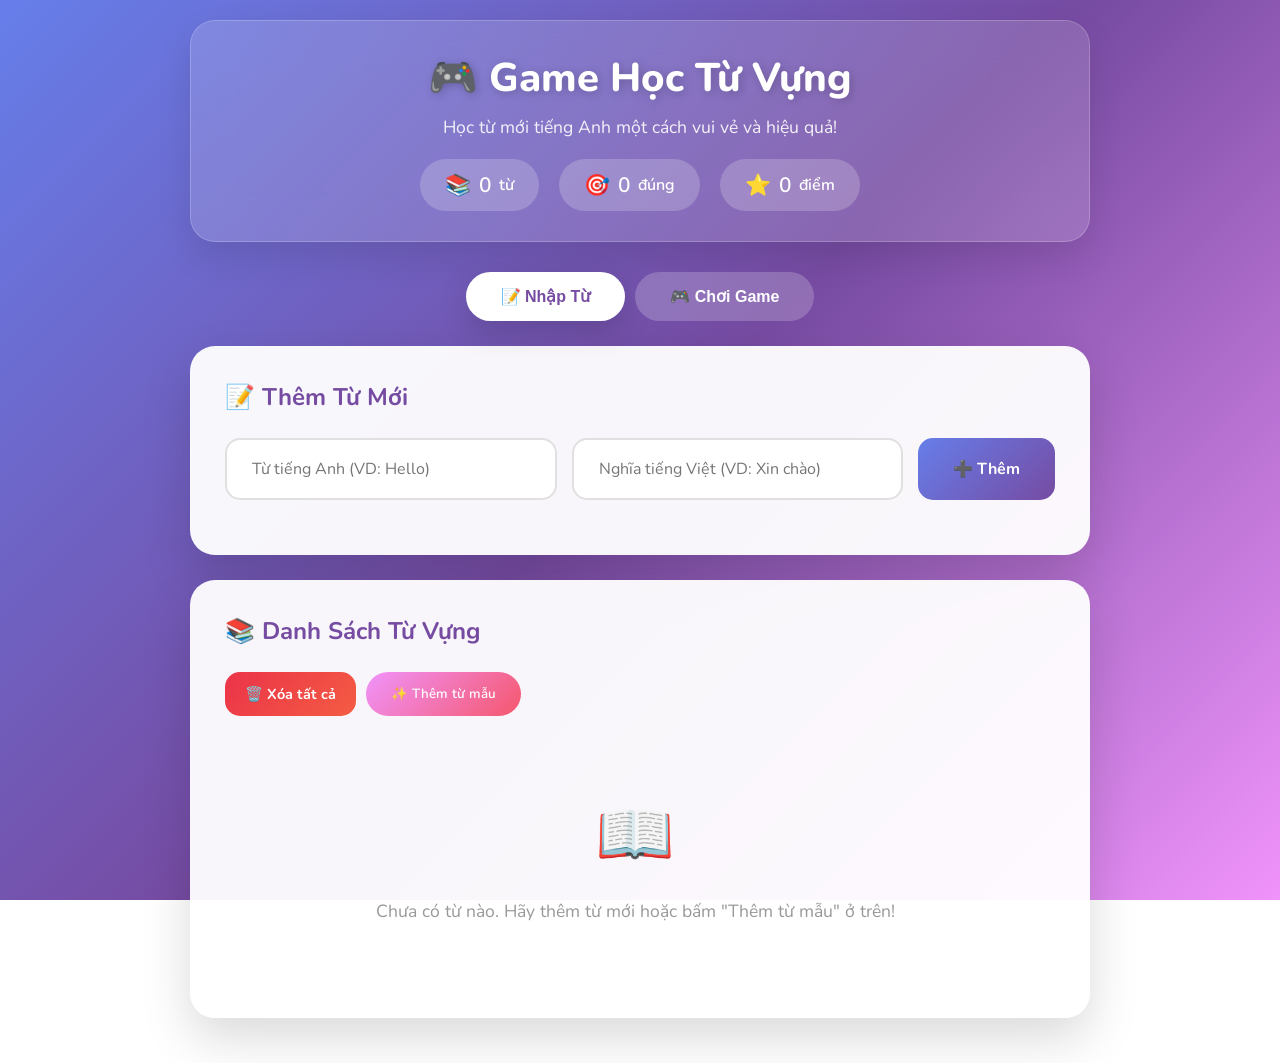
<file: gamenewwordv2/index.html>
<!DOCTYPE html>
<html lang="vi">

<head>
    <meta charset="UTF-8">
    <meta name="viewport" content="width=device-width, initial-scale=1.0">
    <title>🎮 Game Học Từ Vựng Tiếng Anh</title>
    <link href="https://fonts.googleapis.com/css2?family=Nunito:wght@400;600;700;800&display=swap" rel="stylesheet">
    <style>
        * {
            margin: 0;
            padding: 0;
            box-sizing: border-box;
        }

        body {
            font-family: 'Nunito', sans-serif;
            min-height: 100vh;
            background: linear-gradient(135deg, #667eea 0%, #764ba2 50%, #f093fb 100%);
            background-attachment: fixed;
            padding: 20px;
        }

        .container {
            max-width: 900px;
            margin: 0 auto;
        }

        /* Header */
        .header {
            text-align: center;
            padding: 30px 20px;
            background: rgba(255, 255, 255, 0.15);
            backdrop-filter: blur(20px);
            border-radius: 25px;
            margin-bottom: 30px;
            border: 1px solid rgba(255, 255, 255, 0.2);
            box-shadow: 0 15px 35px rgba(0, 0, 0, 0.1);
        }

        .header h1 {
            font-size: 2.5rem;
            font-weight: 800;
            color: white;
            text-shadow: 2px 2px 10px rgba(0, 0, 0, 0.2);
            margin-bottom: 10px;
        }

        .header p {
            color: rgba(255, 255, 255, 0.9);
            font-size: 1.1rem;
        }

        /* Stats Bar */
        .stats-bar {
            display: flex;
            justify-content: center;
            gap: 20px;
            margin-top: 20px;
            flex-wrap: wrap;
        }

        .stat-item {
            background: rgba(255, 255, 255, 0.2);
            padding: 12px 25px;
            border-radius: 50px;
            color: white;
            font-weight: 600;
            display: flex;
            align-items: center;
            gap: 8px;
        }

        .stat-item span {
            font-size: 1.3rem;
        }

        /* Tabs */
        .tabs {
            display: flex;
            gap: 10px;
            margin-bottom: 25px;
            justify-content: center;
        }

        .tab-btn {
            padding: 15px 35px;
            border: none;
            border-radius: 50px;
            font-size: 1rem;
            font-weight: 700;
            cursor: pointer;
            transition: all 0.3s ease;
            background: rgba(255, 255, 255, 0.2);
            color: white;
            backdrop-filter: blur(10px);
        }

        .tab-btn:hover {
            transform: translateY(-3px);
            box-shadow: 0 10px 25px rgba(0, 0, 0, 0.2);
        }

        .tab-btn.active {
            background: white;
            color: #764ba2;
            box-shadow: 0 10px 30px rgba(0, 0, 0, 0.15);
        }

        /* Sections */
        .section {
            display: none;
            animation: fadeIn 0.5s ease;
        }

        .section.active {
            display: block;
        }

        @keyframes fadeIn {
            from {
                opacity: 0;
                transform: translateY(20px);
            }

            to {
                opacity: 1;
                transform: translateY(0);
            }
        }

        /* Card */
        .card {
            background: rgba(255, 255, 255, 0.95);
            border-radius: 25px;
            padding: 35px;
            box-shadow: 0 20px 50px rgba(0, 0, 0, 0.15);
            margin-bottom: 25px;
        }

        .card h2 {
            color: #764ba2;
            margin-bottom: 25px;
            font-size: 1.5rem;
            display: flex;
            align-items: center;
            gap: 12px;
        }

        /* Input Section */
        .input-group {
            display: grid;
            grid-template-columns: 1fr 1fr auto;
            gap: 15px;
            margin-bottom: 20px;
        }

        input[type="text"] {
            padding: 18px 25px;
            border: 2px solid #e0e0e0;
            border-radius: 15px;
            font-size: 1rem;
            font-family: inherit;
            transition: all 0.3s ease;
        }

        input[type="text"]:focus {
            outline: none;
            border-color: #764ba2;
            box-shadow: 0 0 0 4px rgba(118, 75, 162, 0.1);
        }

        .btn {
            padding: 18px 35px;
            border: none;
            border-radius: 15px;
            font-size: 1rem;
            font-weight: 700;
            cursor: pointer;
            transition: all 0.3s ease;
            font-family: inherit;
        }

        .btn-primary {
            background: linear-gradient(135deg, #667eea, #764ba2);
            color: white;
        }

        .btn-primary:hover {
            transform: translateY(-3px);
            box-shadow: 0 10px 25px rgba(118, 75, 162, 0.4);
        }

        .btn-success {
            background: linear-gradient(135deg, #11998e, #38ef7d);
            color: white;
        }

        .btn-success:hover {
            transform: translateY(-3px);
            box-shadow: 0 10px 25px rgba(17, 153, 142, 0.4);
        }

        .btn-danger {
            background: linear-gradient(135deg, #eb3349, #f45c43);
            color: white;
            padding: 8px 16px;
            font-size: 0.9rem;
        }

        .btn-danger:hover {
            transform: scale(1.05);
        }

        /* Word List */
        .word-list {
            display: grid;
            gap: 12px;
            max-height: 400px;
            overflow-y: auto;
            padding-right: 10px;
        }

        .word-list::-webkit-scrollbar {
            width: 8px;
        }

        .word-list::-webkit-scrollbar-track {
            background: #f1f1f1;
            border-radius: 10px;
        }

        .word-list::-webkit-scrollbar-thumb {
            background: linear-gradient(135deg, #667eea, #764ba2);
            border-radius: 10px;
        }

        .word-item {
            display: flex;
            justify-content: space-between;
            align-items: center;
            padding: 18px 25px;
            background: linear-gradient(135deg, #f8f9ff, #f0f2ff);
            border-radius: 15px;
            border-left: 5px solid #764ba2;
            transition: all 0.3s ease;
        }

        .word-item:hover {
            transform: translateX(5px);
            box-shadow: 0 5px 15px rgba(0, 0, 0, 0.1);
        }

        .word-info {
            display: flex;
            gap: 20px;
            align-items: center;
        }

        .english-word {
            font-weight: 700;
            color: #764ba2;
            font-size: 1.1rem;
        }

        .meaning {
            color: #666;
        }

        .speak-btn {
            background: linear-gradient(135deg, #667eea, #764ba2);
            border: none;
            width: 40px;
            height: 40px;
            border-radius: 50%;
            color: white;
            cursor: pointer;
            transition: all 0.3s ease;
            font-size: 1.1rem;
        }

        .speak-btn:hover {
            transform: scale(1.1);
            box-shadow: 0 5px 15px rgba(118, 75, 162, 0.4);
        }

        /* Game Section */
        .game-area {
            text-align: center;
        }

        .game-question {
            background: linear-gradient(135deg, #667eea, #764ba2);
            padding: 40px;
            border-radius: 25px;
            margin-bottom: 30px;
            position: relative;
            overflow: hidden;
        }

        .game-question::before {
            content: '';
            position: absolute;
            top: -50%;
            left: -50%;
            width: 200%;
            height: 200%;
            background: radial-gradient(circle, rgba(255, 255, 255, 0.1) 0%, transparent 70%);
            animation: shine 3s infinite linear;
        }

        @keyframes shine {
            from {
                transform: rotate(0deg);
            }

            to {
                transform: rotate(360deg);
            }
        }

        .question-label {
            color: rgba(255, 255, 255, 0.8);
            font-size: 1rem;
            margin-bottom: 10px;
        }

        .question-word {
            font-size: 3rem;
            font-weight: 800;
            color: white;
            text-shadow: 2px 2px 10px rgba(0, 0, 0, 0.2);
            position: relative;
            z-index: 1;
        }

        .question-speak-btn {
            margin-top: 15px;
            background: rgba(255, 255, 255, 0.2);
            border: 2px solid rgba(255, 255, 255, 0.4);
            padding: 12px 30px;
            border-radius: 50px;
            color: white;
            cursor: pointer;
            font-size: 1rem;
            font-weight: 600;
            transition: all 0.3s ease;
        }

        .question-speak-btn:hover {
            background: rgba(255, 255, 255, 0.3);
            transform: scale(1.05);
        }

        .answers-grid {
            display: grid;
            grid-template-columns: repeat(2, 1fr);
            gap: 15px;
        }

        .answer-btn {
            padding: 25px 20px;
            background: white;
            border: 3px solid #e0e0e0;
            border-radius: 20px;
            font-size: 1.1rem;
            font-weight: 600;
            cursor: pointer;
            transition: all 0.3s ease;
            font-family: inherit;
            color: #333;
        }

        .answer-btn:hover {
            border-color: #764ba2;
            transform: translateY(-5px);
            box-shadow: 0 10px 25px rgba(0, 0, 0, 0.1);
        }

        .answer-btn.correct {
            background: linear-gradient(135deg, #11998e, #38ef7d);
            border-color: #11998e;
            color: white;
            animation: pulse 0.5s ease;
        }

        .answer-btn.wrong {
            background: linear-gradient(135deg, #eb3349, #f45c43);
            border-color: #eb3349;
            color: white;
            animation: shake 0.5s ease;
        }

        @keyframes pulse {

            0%,
            100% {
                transform: scale(1);
            }

            50% {
                transform: scale(1.05);
            }
        }

        @keyframes shake {

            0%,
            100% {
                transform: translateX(0);
            }

            25% {
                transform: translateX(-10px);
            }

            75% {
                transform: translateX(10px);
            }
        }

        /* Game Modes */
        .game-modes {
            display: grid;
            grid-template-columns: repeat(2, 1fr);
            gap: 20px;
            margin-bottom: 30px;
        }

        .mode-card {
            background: linear-gradient(135deg, #f8f9ff, #f0f2ff);
            padding: 30px;
            border-radius: 20px;
            text-align: center;
            cursor: pointer;
            transition: all 0.3s ease;
            border: 3px solid transparent;
        }

        .mode-card:hover {
            transform: translateY(-5px);
            box-shadow: 0 15px 35px rgba(0, 0, 0, 0.1);
            border-color: #764ba2;
        }

        .mode-card.selected {
            border-color: #764ba2;
            background: linear-gradient(135deg, #ede7f6, #e1d5f7);
        }

        .mode-icon {
            font-size: 3rem;
            margin-bottom: 15px;
        }

        .mode-title {
            font-size: 1.2rem;
            font-weight: 700;
            color: #764ba2;
            margin-bottom: 8px;
        }

        .mode-desc {
            color: #666;
            font-size: 0.9rem;
        }

        /* Progress */
        .progress-bar {
            background: #e0e0e0;
            height: 12px;
            border-radius: 10px;
            margin-bottom: 20px;
            overflow: hidden;
        }

        .progress-fill {
            height: 100%;
            background: linear-gradient(135deg, #11998e, #38ef7d);
            border-radius: 10px;
            transition: width 0.5s ease;
        }

        /* Result */
        .result-card {
            text-align: center;
            padding: 50px;
        }

        .result-emoji {
            font-size: 5rem;
            margin-bottom: 20px;
            animation: bounce 1s infinite;
        }

        @keyframes bounce {

            0%,
            100% {
                transform: translateY(0);
            }

            50% {
                transform: translateY(-20px);
            }
        }

        .result-title {
            font-size: 2rem;
            font-weight: 800;
            color: #764ba2;
            margin-bottom: 15px;
        }

        .result-score {
            font-size: 4rem;
            font-weight: 800;
            background: linear-gradient(135deg, #667eea, #764ba2);
            -webkit-background-clip: text;
            -webkit-text-fill-color: transparent;
            margin-bottom: 20px;
        }

        .result-message {
            color: #666;
            font-size: 1.2rem;
            margin-bottom: 30px;
        }

        /* Responsive */
        @media (max-width: 768px) {
            .header h1 {
                font-size: 1.8rem;
            }

            .input-group {
                grid-template-columns: 1fr;
            }

            .game-modes {
                grid-template-columns: 1fr;
            }

            .answers-grid {
                grid-template-columns: 1fr;
            }

            .question-word {
                font-size: 2rem;
            }

            .stats-bar {
                gap: 10px;
            }

            .stat-item {
                padding: 10px 15px;
                font-size: 0.9rem;
            }
        }

        /* Empty State */
        .empty-state {
            text-align: center;
            padding: 60px 20px;
            color: #999;
        }

        .empty-state .icon {
            font-size: 4rem;
            margin-bottom: 20px;
        }

        .empty-state p {
            font-size: 1.1rem;
        }

        /* Sample Words Button */
        .sample-words-btn {
            margin-top: 15px;
            background: linear-gradient(135deg, #f093fb, #f5576c);
            color: white;
            padding: 12px 25px;
            border: none;
            border-radius: 50px;
            cursor: pointer;
            font-weight: 600;
            font-family: inherit;
            transition: all 0.3s ease;
        }

        .sample-words-btn:hover {
            transform: translateY(-3px);
            box-shadow: 0 10px 25px rgba(240, 147, 251, 0.4);
        }

        /* Typing Mode Styles */
        .typing-container {
            display: flex;
            gap: 15px;
            margin-bottom: 20px;
        }

        .typing-input {
            flex: 1;
            padding: 20px 25px;
            border: 3px solid #e0e0e0;
            border-radius: 15px;
            font-size: 1.3rem;
            font-family: inherit;
            text-align: center;
            transition: all 0.3s ease;
        }

        .typing-input:focus {
            outline: none;
            border-color: #764ba2;
            box-shadow: 0 0 0 4px rgba(118, 75, 162, 0.15);
        }

        .typing-input.correct {
            border-color: #11998e;
            background: linear-gradient(135deg, #e8f5e9, #c8e6c9);
        }

        .typing-input.wrong {
            border-color: #eb3349;
            background: linear-gradient(135deg, #ffebee, #ffcdd2);
            animation: shake 0.5s ease;
        }

        .typing-feedback {
            text-align: center;
            font-size: 1.2rem;
            font-weight: 600;
            min-height: 30px;
            margin-bottom: 15px;
        }

        .typing-feedback.correct {
            color: #11998e;
        }

        .typing-feedback.wrong {
            color: #eb3349;
        }

        .typing-hint {
            text-align: center;
            color: #999;
            font-size: 1rem;
        }

        .hint-btn {
            background: linear-gradient(135deg, #ffecd2, #fcb69f);
            border: none;
            padding: 10px 20px;
            border-radius: 25px;
            cursor: pointer;
            font-weight: 600;
            font-family: inherit;
            color: #e65100;
            transition: all 0.3s ease;
            margin-top: 10px;
        }

        .hint-btn:hover {
            transform: scale(1.05);
            box-shadow: 0 5px 15px rgba(252, 182, 159, 0.5);
        }

        .hint-text {
            background: linear-gradient(135deg, #fff9c4, #fff59d);
            padding: 15px 25px;
            border-radius: 15px;
            margin-top: 15px;
            font-size: 1.1rem;
            color: #f57f17;
            font-weight: 600;
            display: inline-block;
        }

        /* Game modes grid for 3 items */
        .game-modes {
            display: grid;
            grid-template-columns: repeat(3, 1fr);
            gap: 15px;
            margin-bottom: 30px;
        }

        @media (max-width: 768px) {
            .game-modes {
                grid-template-columns: 1fr;
            }

            .typing-container {
                flex-direction: column;
            }

            .typing-input {
                font-size: 1.1rem;
            }
        }
    </style>
</head>

<body>
    <div class="container">
        <!-- Header -->
        <div class="header">
            <h1>🎮 Game Học Từ Vựng</h1>
            <p>Học từ mới tiếng Anh một cách vui vẻ và hiệu quả!</p>
            <div class="stats-bar">
                <div class="stat-item">
                    <span>📚</span>
                    <span id="totalWords">0</span> từ
                </div>
                <div class="stat-item">
                    <span>🎯</span>
                    <span id="totalCorrect">0</span> đúng
                </div>
                <div class="stat-item">
                    <span>⭐</span>
                    <span id="totalScore">0</span> điểm
                </div>
            </div>
        </div>

        <!-- Tabs -->
        <div class="tabs">
            <button class="tab-btn active" onclick="showSection('input')">📝 Nhập Từ</button>
            <button class="tab-btn" onclick="showSection('game')">🎮 Chơi Game</button>
        </div>

        <!-- Input Section -->
        <div id="input-section" class="section active">
            <div class="card">
                <h2>📝 Thêm Từ Mới</h2>
                <div class="input-group">
                    <input type="text" id="englishInput" placeholder="Từ tiếng Anh (VD: Hello)">
                    <input type="text" id="meaningInput" placeholder="Nghĩa tiếng Việt (VD: Xin chào)">
                    <button class="btn btn-primary" onclick="addWord()">➕ Thêm</button>
                </div>
            </div>

            <div class="card">
                <h2>📚 Danh Sách Từ Vựng <span id="wordCount" style="font-size: 0.9rem; color: #999;"></span></h2>
                <div style="display: flex; gap: 10px; margin-bottom: 15px;">
                    <button class="btn btn-danger" onclick="deleteAllWords()" style="padding: 12px 20px;">🗑️ Xóa tất
                        cả</button>
                    <button class="sample-words-btn" onclick="addSampleWords()" style="margin-top: 0;">✨ Thêm từ
                        mẫu</button>
                </div>
                <div id="wordList" class="word-list">
                    <div class="empty-state">
                        <div class="icon">📖</div>
                        <p>Chưa có từ nào. Hãy thêm từ mới để bắt đầu học!</p>
                        <button class="sample-words-btn" onclick="addSampleWords()">✨ Thêm từ mẫu</button>
                    </div>
                </div>
            </div>
        </div>

        <!-- Game Section -->
        <div id="game-section" class="section">
            <div class="card">
                <h2>🎯 Chọn Chế Độ Chơi</h2>
                <div class="game-modes">
                    <div class="mode-card selected" onclick="selectMode('meaning')" id="mode-meaning">
                        <div class="mode-icon">🔤</div>
                        <div class="mode-title">Chọn Nghĩa</div>
                        <div class="mode-desc">Xem từ tiếng Anh, chọn nghĩa đúng</div>
                    </div>
                    <div class="mode-card" onclick="selectMode('word')" id="mode-word">
                        <div class="mode-icon">🇬🇧</div>
                        <div class="mode-title">Chọn Từ</div>
                        <div class="mode-desc">Xem nghĩa tiếng Việt, chọn từ tiếng Anh đúng</div>
                    </div>
                    <div class="mode-card" onclick="selectMode('typing')" id="mode-typing">
                        <div class="mode-icon">⌨️</div>
                        <div class="mode-title">Viết Từ</div>
                        <div class="mode-desc">Xem nghĩa tiếng Việt, gõ từ tiếng Anh</div>
                    </div>
                </div>
                <button class="btn btn-success" onclick="startGame()" style="width: 100%;">🚀 Bắt Đầu Chơi</button>
            </div>

            <!-- Game Play Area -->
            <div id="gamePlayArea" style="display: none;">
                <div class="card game-area">
                    <div class="progress-bar">
                        <div class="progress-fill" id="progressBar" style="width: 0%"></div>
                    </div>
                    <div class="game-question">
                        <div class="question-label" id="questionLabel">Từ tiếng Anh:</div>
                        <div class="question-word" id="questionWord">Hello</div>
                        <button class="question-speak-btn" onclick="speakCurrentWord()" id="speakBtn">🔊 Nghe phát
                            âm</button>
                    </div>
                    <!-- Multiple Choice Answers -->
                    <div class="answers-grid" id="answersGrid">
                        <!-- Answers will be generated here -->
                    </div>
                    <!-- Typing Input -->
                    <div id="typingArea" style="display: none;">
                        <div class="typing-container">
                            <input type="text" id="typingInput" class="typing-input"
                                placeholder="Gõ từ tiếng Anh ở đây..." autocomplete="off" autocapitalize="off">
                            <button class="btn btn-primary" onclick="checkTypingAnswer()" id="submitTypingBtn">✓ Kiểm
                                tra</button>
                        </div>
                        <div id="typingFeedback" class="typing-feedback"></div>
                        <div id="typingHint" class="typing-hint"></div>
                    </div>
                </div>
            </div>

            <!-- Result -->
            <div id="resultArea" style="display: none;">
                <div class="card result-card">
                    <div class="result-emoji" id="resultEmoji">🎉</div>
                    <h2 class="result-title" id="resultTitle">Xuất sắc!</h2>
                    <div class="result-score" id="resultScore">10/10</div>
                    <p class="result-message" id="resultMessage">Bạn đã làm rất tốt!</p>
                    <button class="btn btn-primary" onclick="restartGame()">🔄 Chơi Lại</button>
                </div>
            </div>
        </div>
    </div>

    <script>
        // Audio Context for sound effects
        let audioContext = null;

        function initAudio() {
            if (!audioContext) {
                audioContext = new (window.AudioContext || window.webkitAudioContext)();
            }
            return audioContext;
        }

        // Sound: Correct answer (happy ding)
        function playCorrectSound() {
            const ctx = initAudio();
            const oscillator = ctx.createOscillator();
            const gainNode = ctx.createGain();

            oscillator.connect(gainNode);
            gainNode.connect(ctx.destination);

            oscillator.frequency.setValueAtTime(523.25, ctx.currentTime); // C5
            oscillator.frequency.setValueAtTime(659.25, ctx.currentTime + 0.1); // E5
            oscillator.frequency.setValueAtTime(783.99, ctx.currentTime + 0.2); // G5

            gainNode.gain.setValueAtTime(0.3, ctx.currentTime);
            gainNode.gain.exponentialRampToValueAtTime(0.01, ctx.currentTime + 0.5);

            oscillator.type = 'sine';
            oscillator.start(ctx.currentTime);
            oscillator.stop(ctx.currentTime + 0.5);
        }

        // Sound: Wrong answer (buzzer)
        function playWrongSound() {
            const ctx = initAudio();
            const oscillator = ctx.createOscillator();
            const gainNode = ctx.createGain();

            oscillator.connect(gainNode);
            gainNode.connect(ctx.destination);

            oscillator.frequency.setValueAtTime(150, ctx.currentTime);
            oscillator.frequency.setValueAtTime(100, ctx.currentTime + 0.1);

            gainNode.gain.setValueAtTime(0.3, ctx.currentTime);
            gainNode.gain.exponentialRampToValueAtTime(0.01, ctx.currentTime + 0.3);

            oscillator.type = 'sawtooth';
            oscillator.start(ctx.currentTime);
            oscillator.stop(ctx.currentTime + 0.3);
        }

        // Sound: Game complete fanfare
        function playCompletionSound() {
            const ctx = initAudio();
            const notes = [523.25, 659.25, 783.99, 1046.50]; // C5, E5, G5, C6

            notes.forEach((freq, i) => {
                const oscillator = ctx.createOscillator();
                const gainNode = ctx.createGain();

                oscillator.connect(gainNode);
                gainNode.connect(ctx.destination);

                oscillator.frequency.setValueAtTime(freq, ctx.currentTime + i * 0.15);

                gainNode.gain.setValueAtTime(0, ctx.currentTime + i * 0.15);
                gainNode.gain.linearRampToValueAtTime(0.3, ctx.currentTime + i * 0.15 + 0.05);
                gainNode.gain.exponentialRampToValueAtTime(0.01, ctx.currentTime + i * 0.15 + 0.4);

                oscillator.type = 'sine';
                oscillator.start(ctx.currentTime + i * 0.15);
                oscillator.stop(ctx.currentTime + i * 0.15 + 0.5);
            });

            // Add a final chord
            setTimeout(() => {
                const chordFreqs = [523.25, 659.25, 783.99, 1046.50];
                chordFreqs.forEach(freq => {
                    const osc = ctx.createOscillator();
                    const gain = ctx.createGain();
                    osc.connect(gain);
                    gain.connect(ctx.destination);
                    osc.frequency.setValueAtTime(freq, ctx.currentTime);
                    gain.gain.setValueAtTime(0.15, ctx.currentTime);
                    gain.gain.exponentialRampToValueAtTime(0.01, ctx.currentTime + 1);
                    osc.type = 'sine';
                    osc.start(ctx.currentTime);
                    osc.stop(ctx.currentTime + 1);
                });
            }, 650);
        }

        // Sound: Perfect score celebration
        function playPerfectSound() {
            const ctx = initAudio();
            const melody = [
                { freq: 523.25, time: 0 },      // C5
                { freq: 587.33, time: 0.1 },    // D5
                { freq: 659.25, time: 0.2 },    // E5
                { freq: 698.46, time: 0.3 },    // F5
                { freq: 783.99, time: 0.4 },    // G5
                { freq: 880.00, time: 0.55 },   // A5
                { freq: 987.77, time: 0.7 },    // B5
                { freq: 1046.50, time: 0.85 },  // C6
            ];

            melody.forEach(note => {
                const osc = ctx.createOscillator();
                const gain = ctx.createGain();
                osc.connect(gain);
                gain.connect(ctx.destination);
                osc.frequency.setValueAtTime(note.freq, ctx.currentTime + note.time);
                gain.gain.setValueAtTime(0.25, ctx.currentTime + note.time);
                gain.gain.exponentialRampToValueAtTime(0.01, ctx.currentTime + note.time + 0.3);
                osc.type = 'sine';
                osc.start(ctx.currentTime + note.time);
                osc.stop(ctx.currentTime + note.time + 0.35);
            });

            // Victory chord at the end
            setTimeout(() => {
                [523.25, 659.25, 783.99, 1046.50, 1318.51].forEach(freq => {
                    const osc = ctx.createOscillator();
                    const gain = ctx.createGain();
                    osc.connect(gain);
                    gain.connect(ctx.destination);
                    osc.frequency.setValueAtTime(freq, ctx.currentTime);
                    gain.gain.setValueAtTime(0.12, ctx.currentTime);
                    gain.gain.exponentialRampToValueAtTime(0.01, ctx.currentTime + 1.5);
                    osc.type = 'sine';
                    osc.start(ctx.currentTime);
                    osc.stop(ctx.currentTime + 1.5);
                });
            }, 1100);
        }

        // Sound: Click/tap effect
        function playClickSound() {
            const ctx = initAudio();
            const osc = ctx.createOscillator();
            const gain = ctx.createGain();
            osc.connect(gain);
            gain.connect(ctx.destination);
            osc.frequency.setValueAtTime(800, ctx.currentTime);
            gain.gain.setValueAtTime(0.15, ctx.currentTime);
            gain.gain.exponentialRampToValueAtTime(0.01, ctx.currentTime + 0.1);
            osc.type = 'sine';
            osc.start(ctx.currentTime);
            osc.stop(ctx.currentTime + 0.1);
        }

        // Sound: Add word success
        function playAddSound() {
            const ctx = initAudio();
            const notes = [523.25, 783.99]; // C5, G5
            notes.forEach((freq, i) => {
                const osc = ctx.createOscillator();
                const gain = ctx.createGain();
                osc.connect(gain);
                gain.connect(ctx.destination);
                osc.frequency.setValueAtTime(freq, ctx.currentTime + i * 0.08);
                gain.gain.setValueAtTime(0.2, ctx.currentTime + i * 0.08);
                gain.gain.exponentialRampToValueAtTime(0.01, ctx.currentTime + i * 0.08 + 0.15);
                osc.type = 'sine';
                osc.start(ctx.currentTime + i * 0.08);
                osc.stop(ctx.currentTime + i * 0.08 + 0.2);
            });
        }

        // Sound: Delete effect
        function playDeleteSound() {
            const ctx = initAudio();
            const osc = ctx.createOscillator();
            const gain = ctx.createGain();
            osc.connect(gain);
            gain.connect(ctx.destination);
            osc.frequency.setValueAtTime(400, ctx.currentTime);
            osc.frequency.exponentialRampToValueAtTime(100, ctx.currentTime + 0.2);
            gain.gain.setValueAtTime(0.2, ctx.currentTime);
            gain.gain.exponentialRampToValueAtTime(0.01, ctx.currentTime + 0.2);
            osc.type = 'sine';
            osc.start(ctx.currentTime);
            osc.stop(ctx.currentTime + 0.25);
        }

        // Sound: Delete all (whoosh)
        function playDeleteAllSound() {
            const ctx = initAudio();
            const osc = ctx.createOscillator();
            const gain = ctx.createGain();
            osc.connect(gain);
            gain.connect(ctx.destination);
            osc.frequency.setValueAtTime(600, ctx.currentTime);
            osc.frequency.exponentialRampToValueAtTime(50, ctx.currentTime + 0.4);
            gain.gain.setValueAtTime(0.25, ctx.currentTime);
            gain.gain.exponentialRampToValueAtTime(0.01, ctx.currentTime + 0.4);
            osc.type = 'sawtooth';
            osc.start(ctx.currentTime);
            osc.stop(ctx.currentTime + 0.5);
        }

        // Sound: Button hover/tap
        function playSpeakSound() {
            const ctx = initAudio();
            const osc = ctx.createOscillator();
            const gain = ctx.createGain();
            osc.connect(gain);
            gain.connect(ctx.destination);
            osc.frequency.setValueAtTime(1000, ctx.currentTime);
            gain.gain.setValueAtTime(0.1, ctx.currentTime);
            gain.gain.exponentialRampToValueAtTime(0.01, ctx.currentTime + 0.05);
            osc.type = 'sine';
            osc.start(ctx.currentTime);
            osc.stop(ctx.currentTime + 0.08);
        }

        // Data
        let words = JSON.parse(localStorage.getItem('vocabWords')) || [];
        let gameMode = 'meaning';
        let currentQuestionIndex = 0;
        let correctAnswers = 0;
        let gameWords = [];
        let totalScore = parseInt(localStorage.getItem('totalScore')) || 0;
        let totalCorrect = parseInt(localStorage.getItem('totalCorrect')) || 0;

        // Sample words
        const sampleWords = [
            { english: 'Hello', meaning: 'Xin chào' },
            { english: 'Goodbye', meaning: 'Tạm biệt' },
            { english: 'Thank you', meaning: 'Cảm ơn' },
            { english: 'Beautiful', meaning: 'Đẹp' },
            { english: 'Happy', meaning: 'Vui vẻ' },
            { english: 'Love', meaning: 'Tình yêu' },
            { english: 'Friend', meaning: 'Bạn bè' },
            { english: 'Family', meaning: 'Gia đình' },
            { english: 'School', meaning: 'Trường học' },
            { english: 'Book', meaning: 'Sách' }
        ];

        // Initialize
        document.addEventListener('DOMContentLoaded', () => {
            updateWordList();
            updateStats();

            // Enter key to add word
            document.getElementById('meaningInput').addEventListener('keypress', (e) => {
                if (e.key === 'Enter') addWord();
            });
            document.getElementById('englishInput').addEventListener('keypress', (e) => {
                if (e.key === 'Enter') document.getElementById('meaningInput').focus();
            });

            // Enter key to submit typing answer
            document.getElementById('typingInput').addEventListener('keypress', (e) => {
                if (e.key === 'Enter' && !e.target.disabled) {
                    checkTypingAnswer();
                }
            });
        });

        // Tab Navigation
        function showSection(section) {
            document.querySelectorAll('.section').forEach(s => s.classList.remove('active'));
            document.querySelectorAll('.tab-btn').forEach(b => b.classList.remove('active'));

            document.getElementById(section + '-section').classList.add('active');
            event.target.classList.add('active');

            if (section === 'game') {
                resetGameUI();
            }
        }

        // Add Word
        function addWord() {
            const english = document.getElementById('englishInput').value.trim();
            const meaning = document.getElementById('meaningInput').value.trim();

            if (!english || !meaning) {
                playWrongSound();
                alert('Vui lòng nhập đầy đủ từ tiếng Anh và nghĩa!');
                return;
            }

            words.push({ english, meaning });
            saveWords();
            updateWordList();
            updateStats();
            playAddSound();

            document.getElementById('englishInput').value = '';
            document.getElementById('meaningInput').value = '';
            document.getElementById('englishInput').focus();
        }

        // Add Sample Words
        function addSampleWords() {
            words = [...words, ...sampleWords];
            saveWords();
            updateWordList();
            updateStats();
            playAddSound();
        }

        // Delete Word
        function deleteWord(index) {
            words.splice(index, 1);
            saveWords();
            updateWordList();
            updateStats();
            playDeleteSound();
        }

        // Delete All Words
        function deleteAllWords() {
            if (words.length === 0) {
                playWrongSound();
                return;
            }

            playClickSound();
            if (confirm('Bạn có chắc muốn xóa TẤT CẢ ' + words.length + ' từ không?')) {
                words = [];
                saveWords();
                updateWordList();
                updateStats();
                playDeleteAllSound();
            }
        }

        // Speak Word
        function speak(text) {
            if ('speechSynthesis' in window) {
                // Cancel any ongoing speech
                speechSynthesis.cancel();

                const utterance = new SpeechSynthesisUtterance(text);
                utterance.lang = 'en-US';
                utterance.rate = 0.9;
                utterance.pitch = 1;
                speechSynthesis.speak(utterance);
            } else {
                alert('Trình duyệt không hỗ trợ đọc văn bản!');
            }
        }

        function speakCurrentWord() {
            if (gameWords.length > 0 && currentQuestionIndex < gameWords.length) {
                speak(gameWords[currentQuestionIndex].english);
            }
        }

        // Save/Load
        function saveWords() {
            localStorage.setItem('vocabWords', JSON.stringify(words));
        }

        function saveStats() {
            localStorage.setItem('totalScore', totalScore);
            localStorage.setItem('totalCorrect', totalCorrect);
        }

        // Update Word List UI
        function updateWordList() {
            const list = document.getElementById('wordList');
            const countSpan = document.getElementById('wordCount');

            if (countSpan) {
                countSpan.textContent = words.length > 0 ? `(${words.length} từ)` : '';
            }

            if (words.length === 0) {
                list.innerHTML = `
                    <div class="empty-state">
                        <div class="icon">📖</div>
                        <p>Chưa có từ nào. Hãy thêm từ mới hoặc bấm "Thêm từ mẫu" ở trên!</p>
                    </div>
                `;
                return;
            }

            list.innerHTML = words.map((word, index) => `
                <div class="word-item">
                    <div class="word-info">
                        <span class="english-word">${word.english}</span>
                        <span class="meaning">→ ${word.meaning}</span>
                    </div>
                    <div style="display: flex; gap: 10px;">
                        <button class="speak-btn" onclick="playSpeakSound(); speak('${word.english.replace(/'/g, "\\'")}')" title="Nghe phát âm">🔊</button>
                        <button class="btn btn-danger" onclick="deleteWord(${index})" title="Xóa từ này">🗑️</button>
                    </div>
                </div>
            `).join('');
        }

        // Update Stats
        function updateStats() {
            document.getElementById('totalWords').textContent = words.length;
            document.getElementById('totalCorrect').textContent = totalCorrect;
            document.getElementById('totalScore').textContent = totalScore;
        }

        // Game Mode Selection
        function selectMode(mode) {
            gameMode = mode;
            document.querySelectorAll('.mode-card').forEach(card => card.classList.remove('selected'));
            document.getElementById('mode-' + mode).classList.add('selected');
        }

        // Reset Game UI
        function resetGameUI() {
            document.querySelector('.game-modes').parentElement.style.display = 'block';
            document.getElementById('gamePlayArea').style.display = 'none';
            document.getElementById('resultArea').style.display = 'none';
        }

        // Start Game
        function startGame() {
            if (words.length < 4) {
                alert('Bạn cần ít nhất 4 từ để chơi game!');
                return;
            }

            gameWords = [...words].sort(() => Math.random() - 0.5).slice(0, Math.min(10, words.length));
            currentQuestionIndex = 0;
            correctAnswers = 0;

            document.querySelector('.game-modes').parentElement.style.display = 'none';
            document.getElementById('gamePlayArea').style.display = 'block';
            document.getElementById('resultArea').style.display = 'none';

            showQuestion();
        }

        // Show Question
        function showQuestion() {
            const progress = ((currentQuestionIndex) / gameWords.length) * 100;
            document.getElementById('progressBar').style.width = progress + '%';

            const currentWord = gameWords[currentQuestionIndex];
            const answersGrid = document.getElementById('answersGrid');
            const typingArea = document.getElementById('typingArea');
            const speakBtn = document.getElementById('speakBtn');

            if (gameMode === 'meaning') {
                document.getElementById('questionLabel').textContent = 'Từ tiếng Anh:';
                document.getElementById('questionWord').textContent = currentWord.english;
                speakBtn.style.display = 'inline-block';
                answersGrid.style.display = 'grid';
                typingArea.style.display = 'none';

                // Generate answers for multiple choice
                const answers = generateAnswers(currentWord);
                answersGrid.innerHTML = answers.map((answer, index) => `
                    <button class="answer-btn" onclick="checkAnswer(${index}, '${answer.replace(/'/g, "\\'")}')">${answer}</button>
                `).join('');

            } else if (gameMode === 'word') {
                document.getElementById('questionLabel').textContent = 'Nghĩa tiếng Việt:';
                document.getElementById('questionWord').textContent = currentWord.meaning;
                speakBtn.style.display = 'none';
                answersGrid.style.display = 'grid';
                typingArea.style.display = 'none';

                // Generate answers for multiple choice
                const answers = generateAnswers(currentWord);
                answersGrid.innerHTML = answers.map((answer, index) => `
                    <button class="answer-btn" onclick="checkAnswer(${index}, '${answer.replace(/'/g, "\\'")}')">${answer}</button>
                `).join('');

            } else if (gameMode === 'typing') {
                document.getElementById('questionLabel').textContent = 'Nghĩa tiếng Việt:';
                document.getElementById('questionWord').textContent = currentWord.meaning;
                speakBtn.style.display = 'none';
                answersGrid.style.display = 'none';
                typingArea.style.display = 'block';

                // Reset typing input
                const typingInput = document.getElementById('typingInput');
                typingInput.value = '';
                typingInput.className = 'typing-input';
                typingInput.disabled = false;
                typingInput.focus();

                document.getElementById('typingFeedback').textContent = '';
                document.getElementById('typingFeedback').className = 'typing-feedback';
                document.getElementById('typingHint').innerHTML = `
                    <button class="hint-btn" onclick="showHint()">💡 Gợi ý</button>
                `;
                document.getElementById('submitTypingBtn').disabled = false;
            }
        }

        // Check Typing Answer
        function checkTypingAnswer() {
            const currentWord = gameWords[currentQuestionIndex];
            const typingInput = document.getElementById('typingInput');
            const feedback = document.getElementById('typingFeedback');
            const userAnswer = typingInput.value.trim().toLowerCase();
            const correctAnswer = currentWord.english.toLowerCase();

            typingInput.disabled = true;
            document.getElementById('submitTypingBtn').disabled = true;

            if (userAnswer === correctAnswer) {
                typingInput.className = 'typing-input correct';
                feedback.textContent = '✓ Chính xác! Tuyệt vời!';
                feedback.className = 'typing-feedback correct';
                correctAnswers++;
                totalCorrect++;
                totalScore += 15; // More points for typing
                saveStats();
                updateStats();

                playCorrectSound();
                setTimeout(() => speak(currentWord.english), 300);

                document.getElementById('typingHint').innerHTML = '';
            } else {
                typingInput.className = 'typing-input wrong';
                feedback.innerHTML = `✗ Sai rồi! Đáp án đúng là: <strong>${currentWord.english}</strong>`;
                feedback.className = 'typing-feedback wrong';

                playWrongSound();
                document.getElementById('typingHint').innerHTML = '';
            }

            setTimeout(() => {
                currentQuestionIndex++;
                if (currentQuestionIndex < gameWords.length) {
                    showQuestion();
                } else {
                    showResult();
                }
            }, 2000);
        }

        // Show Hint
        function showHint() {
            const currentWord = gameWords[currentQuestionIndex];
            const english = currentWord.english;
            const hintLength = Math.ceil(english.length / 2);
            const hint = english.substring(0, hintLength) + '_'.repeat(english.length - hintLength);

            playClickSound();
            document.getElementById('typingHint').innerHTML = `
                <div class="hint-text">💡 Gợi ý: ${hint} (${english.length} chữ cái)</div>
            `;
        }

        // Generate Answers
        function generateAnswers(correctWord) {
            const correct = gameMode === 'meaning' ? correctWord.meaning : correctWord.english;
            const others = words
                .filter(w => w !== correctWord)
                .map(w => gameMode === 'meaning' ? w.meaning : w.english)
                .sort(() => Math.random() - 0.5)
                .slice(0, 3);

            const answers = [correct, ...others].sort(() => Math.random() - 0.5);
            return answers;
        }

        // Check Answer
        function checkAnswer(index, answer) {
            const buttons = document.querySelectorAll('.answer-btn');
            const currentWord = gameWords[currentQuestionIndex];
            const correctAnswer = gameMode === 'meaning' ? currentWord.meaning : currentWord.english;

            buttons.forEach(btn => btn.disabled = true);

            if (answer === correctAnswer) {
                buttons[index].classList.add('correct');
                correctAnswers++;
                totalCorrect++;
                totalScore += 10;
                saveStats();
                updateStats();

                // Play correct sound and speak the English word
                playCorrectSound();
                setTimeout(() => speak(currentWord.english), 300);
            } else {
                buttons[index].classList.add('wrong');
                buttons.forEach(btn => {
                    if (btn.textContent === correctAnswer) {
                        btn.classList.add('correct');
                    }
                });
                // Play wrong sound
                playWrongSound();
            }

            setTimeout(() => {
                currentQuestionIndex++;
                if (currentQuestionIndex < gameWords.length) {
                    showQuestion();
                } else {
                    showResult();
                }
            }, 1500);
        }

        // Show Result
        function showResult() {
            document.getElementById('gamePlayArea').style.display = 'none';
            document.getElementById('resultArea').style.display = 'block';

            const percentage = (correctAnswers / gameWords.length) * 100;

            let emoji, title, message;
            if (percentage === 100) {
                emoji = '🏆';
                title = 'Hoàn hảo!';
                message = 'Bạn là thiên tài! Tiếp tục phát huy nhé!';
            } else if (percentage >= 80) {
                emoji = '🎉';
                title = 'Xuất sắc!';
                message = 'Bạn đã làm rất tốt! Cố gắng thêm chút nữa!';
            } else if (percentage >= 60) {
                emoji = '😊';
                title = 'Khá tốt!';
                message = 'Tiếp tục luyện tập để cải thiện nhé!';
            } else if (percentage >= 40) {
                emoji = '💪';
                title = 'Cố gắng lên!';
                message = 'Ôn lại từ vựng và thử lại nhé!';
            } else {
                emoji = '📚';
                title = 'Cần ôn tập!';
                message = 'Hãy học lại các từ và thử lại!';
            }

            document.getElementById('resultEmoji').textContent = emoji;
            document.getElementById('resultTitle').textContent = title;
            document.getElementById('resultScore').textContent = `${correctAnswers}/${gameWords.length}`;
            document.getElementById('resultMessage').textContent = message;

            // Play completion sound based on score
            if (percentage === 100) {
                playPerfectSound();
            } else {
                playCompletionSound();
            }
        }

        // Restart Game
        function restartGame() {
            resetGameUI();
        }
    </script>
</body>

</html>
</file>
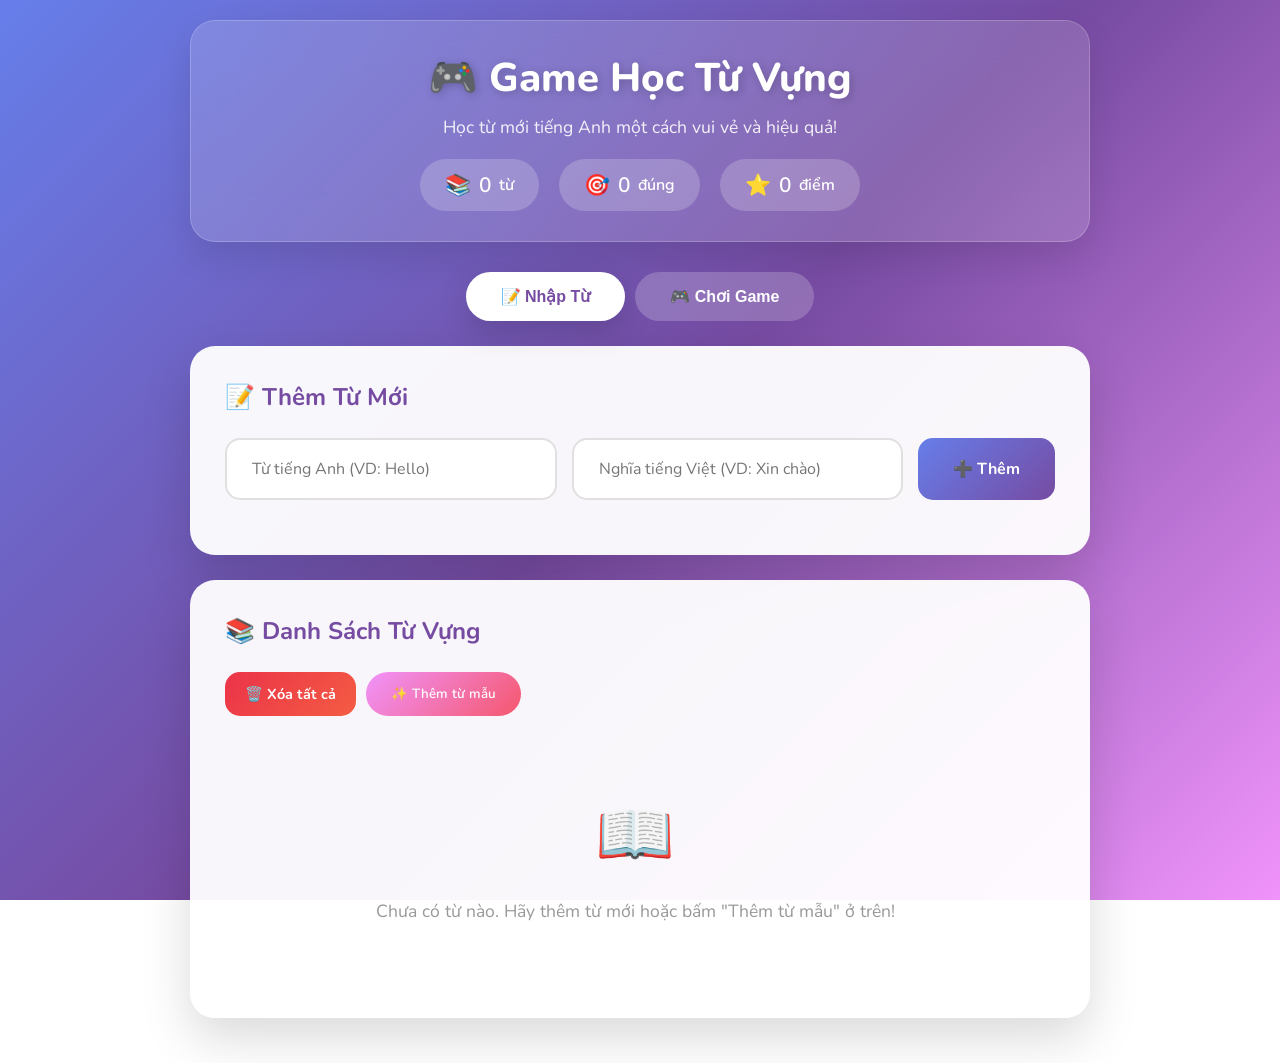
<file: gamenewwordv3/index.html>
<!DOCTYPE html>
<html lang="vi">

<head>
    <meta charset="UTF-8">
    <meta name="viewport" content="width=device-width, initial-scale=1.0">
    <title>🎮 Game Học Từ Vựng Tiếng Anh</title>
    <link href="https://fonts.googleapis.com/css2?family=Nunito:wght@400;600;700;800&display=swap" rel="stylesheet">
    <style>
        * {
            margin: 0;
            padding: 0;
            box-sizing: border-box;
        }

        body {
            font-family: 'Nunito', sans-serif;
            min-height: 100vh;
            background: linear-gradient(135deg, #667eea 0%, #764ba2 50%, #f093fb 100%);
            background-attachment: fixed;
            padding: 20px;
        }

        .container {
            max-width: 900px;
            margin: 0 auto;
        }

        /* Header */
        .header {
            text-align: center;
            padding: 30px 20px;
            background: rgba(255, 255, 255, 0.15);
            backdrop-filter: blur(20px);
            border-radius: 25px;
            margin-bottom: 30px;
            border: 1px solid rgba(255, 255, 255, 0.2);
            box-shadow: 0 15px 35px rgba(0, 0, 0, 0.1);
        }

        .header h1 {
            font-size: 2.5rem;
            font-weight: 800;
            color: white;
            text-shadow: 2px 2px 10px rgba(0, 0, 0, 0.2);
            margin-bottom: 10px;
        }

        .header p {
            color: rgba(255, 255, 255, 0.9);
            font-size: 1.1rem;
        }

        /* Stats Bar */
        .stats-bar {
            display: flex;
            justify-content: center;
            gap: 20px;
            margin-top: 20px;
            flex-wrap: wrap;
        }

        .stat-item {
            background: rgba(255, 255, 255, 0.2);
            padding: 12px 25px;
            border-radius: 50px;
            color: white;
            font-weight: 600;
            display: flex;
            align-items: center;
            gap: 8px;
        }

        .stat-item span {
            font-size: 1.3rem;
        }

        /* Tabs */
        .tabs {
            display: flex;
            gap: 10px;
            margin-bottom: 25px;
            justify-content: center;
        }

        .tab-btn {
            padding: 15px 35px;
            border: none;
            border-radius: 50px;
            font-size: 1rem;
            font-weight: 700;
            cursor: pointer;
            transition: all 0.3s ease;
            background: rgba(255, 255, 255, 0.2);
            color: white;
            backdrop-filter: blur(10px);
        }

        .tab-btn:hover {
            transform: translateY(-3px);
            box-shadow: 0 10px 25px rgba(0, 0, 0, 0.2);
        }

        .tab-btn.active {
            background: white;
            color: #764ba2;
            box-shadow: 0 10px 30px rgba(0, 0, 0, 0.15);
        }

        /* Sections */
        .section {
            display: none;
            animation: fadeIn 0.5s ease;
        }

        .section.active {
            display: block;
        }

        @keyframes fadeIn {
            from {
                opacity: 0;
                transform: translateY(20px);
            }

            to {
                opacity: 1;
                transform: translateY(0);
            }
        }

        /* Card */
        .card {
            background: rgba(255, 255, 255, 0.95);
            border-radius: 25px;
            padding: 35px;
            box-shadow: 0 20px 50px rgba(0, 0, 0, 0.15);
            margin-bottom: 25px;
        }

        .card h2 {
            color: #764ba2;
            margin-bottom: 25px;
            font-size: 1.5rem;
            display: flex;
            align-items: center;
            gap: 12px;
        }

        /* Input Section */
        .input-group {
            display: grid;
            grid-template-columns: 1fr 1fr auto;
            gap: 15px;
            margin-bottom: 20px;
        }

        input[type="text"] {
            padding: 18px 25px;
            border: 2px solid #e0e0e0;
            border-radius: 15px;
            font-size: 1rem;
            font-family: inherit;
            transition: all 0.3s ease;
        }

        input[type="text"]:focus {
            outline: none;
            border-color: #764ba2;
            box-shadow: 0 0 0 4px rgba(118, 75, 162, 0.1);
        }

        .btn {
            padding: 18px 35px;
            border: none;
            border-radius: 15px;
            font-size: 1rem;
            font-weight: 700;
            cursor: pointer;
            transition: all 0.3s ease;
            font-family: inherit;
        }

        .btn-primary {
            background: linear-gradient(135deg, #667eea, #764ba2);
            color: white;
        }

        .btn-primary:hover {
            transform: translateY(-3px);
            box-shadow: 0 10px 25px rgba(118, 75, 162, 0.4);
        }

        .btn-success {
            background: linear-gradient(135deg, #11998e, #38ef7d);
            color: white;
        }

        .btn-success:hover {
            transform: translateY(-3px);
            box-shadow: 0 10px 25px rgba(17, 153, 142, 0.4);
        }

        .btn-danger {
            background: linear-gradient(135deg, #eb3349, #f45c43);
            color: white;
            padding: 8px 16px;
            font-size: 0.9rem;
        }

        .btn-danger:hover {
            transform: scale(1.05);
        }

        /* Word List */
        .word-list {
            display: grid;
            gap: 12px;
            max-height: 400px;
            overflow-y: auto;
            padding-right: 10px;
        }

        .word-list::-webkit-scrollbar {
            width: 8px;
        }

        .word-list::-webkit-scrollbar-track {
            background: #f1f1f1;
            border-radius: 10px;
        }

        .word-list::-webkit-scrollbar-thumb {
            background: linear-gradient(135deg, #667eea, #764ba2);
            border-radius: 10px;
        }

        .word-item {
            display: flex;
            justify-content: space-between;
            align-items: center;
            padding: 18px 25px;
            background: linear-gradient(135deg, #f8f9ff, #f0f2ff);
            border-radius: 15px;
            border-left: 5px solid #764ba2;
            transition: all 0.3s ease;
        }

        .word-item:hover {
            transform: translateX(5px);
            box-shadow: 0 5px 15px rgba(0, 0, 0, 0.1);
        }

        .word-info {
            display: flex;
            gap: 20px;
            align-items: center;
        }

        .english-word {
            font-weight: 700;
            color: #764ba2;
            font-size: 1.1rem;
        }

        .meaning {
            color: #666;
        }

        .speak-btn {
            background: linear-gradient(135deg, #667eea, #764ba2);
            border: none;
            width: 40px;
            height: 40px;
            border-radius: 50%;
            color: white;
            cursor: pointer;
            transition: all 0.3s ease;
            font-size: 1.1rem;
        }

        .speak-btn:hover {
            transform: scale(1.1);
            box-shadow: 0 5px 15px rgba(118, 75, 162, 0.4);
        }

        /* Game Section */
        .game-area {
            text-align: center;
        }

        .game-question {
            background: linear-gradient(135deg, #667eea, #764ba2);
            padding: 40px;
            border-radius: 25px;
            margin-bottom: 30px;
            position: relative;
            overflow: hidden;
        }

        .game-question::before {
            content: '';
            position: absolute;
            top: -50%;
            left: -50%;
            width: 200%;
            height: 200%;
            background: radial-gradient(circle, rgba(255, 255, 255, 0.1) 0%, transparent 70%);
            animation: shine 3s infinite linear;
        }

        @keyframes shine {
            from {
                transform: rotate(0deg);
            }

            to {
                transform: rotate(360deg);
            }
        }

        .question-label {
            color: rgba(255, 255, 255, 0.8);
            font-size: 1rem;
            margin-bottom: 10px;
        }

        .question-word {
            font-size: 3rem;
            font-weight: 800;
            color: white;
            text-shadow: 2px 2px 10px rgba(0, 0, 0, 0.2);
            position: relative;
            z-index: 1;
        }

        .question-speak-btn {
            margin-top: 15px;
            background: rgba(255, 255, 255, 0.2);
            border: 2px solid rgba(255, 255, 255, 0.4);
            padding: 12px 30px;
            border-radius: 50px;
            color: white;
            cursor: pointer;
            font-size: 1rem;
            font-weight: 600;
            transition: all 0.3s ease;
        }

        .question-speak-btn:hover {
            background: rgba(255, 255, 255, 0.3);
            transform: scale(1.05);
        }

        .answers-grid {
            display: grid;
            grid-template-columns: repeat(2, 1fr);
            gap: 15px;
        }

        .answer-btn {
            padding: 25px 20px;
            background: white;
            border: 3px solid #e0e0e0;
            border-radius: 20px;
            font-size: 1.1rem;
            font-weight: 600;
            cursor: pointer;
            transition: all 0.3s ease;
            font-family: inherit;
            color: #333;
        }

        .answer-btn:hover {
            border-color: #764ba2;
            transform: translateY(-5px);
            box-shadow: 0 10px 25px rgba(0, 0, 0, 0.1);
        }

        .answer-btn.correct {
            background: linear-gradient(135deg, #11998e, #38ef7d);
            border-color: #11998e;
            color: white;
            animation: pulse 0.5s ease;
        }

        .answer-btn.wrong {
            background: linear-gradient(135deg, #eb3349, #f45c43);
            border-color: #eb3349;
            color: white;
            animation: shake 0.5s ease;
        }

        @keyframes pulse {

            0%,
            100% {
                transform: scale(1);
            }

            50% {
                transform: scale(1.05);
            }
        }

        @keyframes shake {

            0%,
            100% {
                transform: translateX(0);
            }

            25% {
                transform: translateX(-10px);
            }

            75% {
                transform: translateX(10px);
            }
        }

        /* Game Modes */
        .game-modes {
            display: grid;
            grid-template-columns: repeat(2, 1fr);
            gap: 20px;
            margin-bottom: 30px;
        }

        .mode-card {
            background: linear-gradient(135deg, #f8f9ff, #f0f2ff);
            padding: 30px;
            border-radius: 20px;
            text-align: center;
            cursor: pointer;
            transition: all 0.3s ease;
            border: 3px solid transparent;
        }

        .mode-card:hover {
            transform: translateY(-5px);
            box-shadow: 0 15px 35px rgba(0, 0, 0, 0.1);
            border-color: #764ba2;
        }

        .mode-card.selected {
            border-color: #764ba2;
            background: linear-gradient(135deg, #ede7f6, #e1d5f7);
        }

        .mode-icon {
            font-size: 3rem;
            margin-bottom: 15px;
        }

        .mode-title {
            font-size: 1.2rem;
            font-weight: 700;
            color: #764ba2;
            margin-bottom: 8px;
        }

        .mode-desc {
            color: #666;
            font-size: 0.9rem;
        }

        /* Progress */
        .progress-bar {
            background: #e0e0e0;
            height: 12px;
            border-radius: 10px;
            margin-bottom: 20px;
            overflow: hidden;
        }

        .progress-fill {
            height: 100%;
            background: linear-gradient(135deg, #11998e, #38ef7d);
            border-radius: 10px;
            transition: width 0.5s ease;
        }

        /* Result */
        .result-card {
            text-align: center;
            padding: 50px;
        }

        .result-emoji {
            font-size: 5rem;
            margin-bottom: 20px;
            animation: bounce 1s infinite;
        }

        @keyframes bounce {

            0%,
            100% {
                transform: translateY(0);
            }

            50% {
                transform: translateY(-20px);
            }
        }

        .result-title {
            font-size: 2rem;
            font-weight: 800;
            color: #764ba2;
            margin-bottom: 15px;
        }

        .result-score {
            font-size: 4rem;
            font-weight: 800;
            background: linear-gradient(135deg, #667eea, #764ba2);
            -webkit-background-clip: text;
            -webkit-text-fill-color: transparent;
            margin-bottom: 20px;
        }

        .result-message {
            color: #666;
            font-size: 1.2rem;
            margin-bottom: 30px;
        }

        /* Responsive */
        @media (max-width: 768px) {
            .header h1 {
                font-size: 1.8rem;
            }

            .input-group {
                grid-template-columns: 1fr;
            }

            .game-modes {
                grid-template-columns: 1fr;
            }

            .answers-grid {
                grid-template-columns: 1fr;
            }

            .question-word {
                font-size: 2rem;
            }

            .stats-bar {
                gap: 10px;
            }

            .stat-item {
                padding: 10px 15px;
                font-size: 0.9rem;
            }
        }

        /* Empty State */
        .empty-state {
            text-align: center;
            padding: 60px 20px;
            color: #999;
        }

        .empty-state .icon {
            font-size: 4rem;
            margin-bottom: 20px;
        }

        .empty-state p {
            font-size: 1.1rem;
        }

        /* Sample Words Button */
        .sample-words-btn {
            margin-top: 15px;
            background: linear-gradient(135deg, #f093fb, #f5576c);
            color: white;
            padding: 12px 25px;
            border: none;
            border-radius: 50px;
            cursor: pointer;
            font-weight: 600;
            font-family: inherit;
            transition: all 0.3s ease;
        }

        .sample-words-btn:hover {
            transform: translateY(-3px);
            box-shadow: 0 10px 25px rgba(240, 147, 251, 0.4);
        }

        /* Typing Mode Styles */
        .typing-container {
            display: flex;
            gap: 15px;
            margin-bottom: 20px;
        }

        .typing-input {
            flex: 1;
            padding: 20px 25px;
            border: 3px solid #e0e0e0;
            border-radius: 15px;
            font-size: 1.3rem;
            font-family: inherit;
            text-align: center;
            transition: all 0.3s ease;
        }

        .typing-input:focus {
            outline: none;
            border-color: #764ba2;
            box-shadow: 0 0 0 4px rgba(118, 75, 162, 0.15);
        }

        .typing-input.correct {
            border-color: #11998e;
            background: linear-gradient(135deg, #e8f5e9, #c8e6c9);
        }

        .typing-input.wrong {
            border-color: #eb3349;
            background: linear-gradient(135deg, #ffebee, #ffcdd2);
            animation: shake 0.5s ease;
        }

        .typing-feedback {
            text-align: center;
            font-size: 1.2rem;
            font-weight: 600;
            min-height: 30px;
            margin-bottom: 15px;
        }

        .typing-feedback.correct {
            color: #11998e;
        }

        .typing-feedback.wrong {
            color: #eb3349;
        }

        .typing-hint {
            text-align: center;
            color: #999;
            font-size: 1rem;
        }

        .hint-btn {
            background: linear-gradient(135deg, #ffecd2, #fcb69f);
            border: none;
            padding: 10px 20px;
            border-radius: 25px;
            cursor: pointer;
            font-weight: 600;
            font-family: inherit;
            color: #e65100;
            transition: all 0.3s ease;
            margin-top: 10px;
        }

        .hint-btn:hover {
            transform: scale(1.05);
            box-shadow: 0 5px 15px rgba(252, 182, 159, 0.5);
        }

        .hint-text {
            background: linear-gradient(135deg, #fff9c4, #fff59d);
            padding: 15px 25px;
            border-radius: 15px;
            margin-top: 15px;
            font-size: 1.1rem;
            color: #f57f17;
            font-weight: 600;
            display: inline-block;
        }

        /* Game modes grid for 3 items */
        .game-modes {
            display: grid;
            grid-template-columns: repeat(3, 1fr);
            gap: 15px;
            margin-bottom: 30px;
        }

        @media (max-width: 768px) {
            .game-modes {
                grid-template-columns: 1fr;
            }

            .typing-container {
                flex-direction: column;
            }

            .typing-input {
                font-size: 1.1rem;
            }
        }
    </style>
</head>

<body>
    <div class="container">
        <!-- Header -->
        <div class="header">
            <h1>🎮 Game Học Từ Vựng</h1>
            <p>Học từ mới tiếng Anh một cách vui vẻ và hiệu quả!</p>
            <div class="stats-bar">
                <div class="stat-item">
                    <span>📚</span>
                    <span id="totalWords">0</span> từ
                </div>
                <div class="stat-item">
                    <span>🎯</span>
                    <span id="totalCorrect">0</span> đúng
                </div>
                <div class="stat-item">
                    <span>⭐</span>
                    <span id="totalScore">0</span> điểm
                </div>
            </div>
        </div>

        <!-- Tabs -->
        <div class="tabs">
            <button class="tab-btn active" onclick="showSection('input')">📝 Nhập Từ</button>
            <button class="tab-btn" onclick="showSection('game')">🎮 Chơi Game</button>
        </div>

        <!-- Input Section -->
        <div id="input-section" class="section active">
            <div class="card">
                <h2>📝 Thêm Từ Mới</h2>
                <div class="input-group">
                    <input type="text" id="englishInput" placeholder="Từ tiếng Anh (VD: Hello)">
                    <input type="text" id="meaningInput" placeholder="Nghĩa tiếng Việt (VD: Xin chào)">
                    <button class="btn btn-primary" onclick="addWord()">➕ Thêm</button>
                </div>
            </div>

            <div class="card">
                <h2>📚 Danh Sách Từ Vựng <span id="wordCount" style="font-size: 0.9rem; color: #999;"></span></h2>
                <div style="display: flex; gap: 10px; margin-bottom: 15px;">
                    <button class="btn btn-danger" onclick="deleteAllWords()" style="padding: 12px 20px;">🗑️ Xóa tất
                        cả</button>
                    <button class="sample-words-btn" onclick="addSampleWords()" style="margin-top: 0;">✨ Thêm từ
                        mẫu</button>
                </div>
                <div id="wordList" class="word-list">
                    <div class="empty-state">
                        <div class="icon">📖</div>
                        <p>Chưa có từ nào. Hãy thêm từ mới để bắt đầu học!</p>
                        <button class="sample-words-btn" onclick="addSampleWords()">✨ Thêm từ mẫu</button>
                    </div>
                </div>
            </div>
        </div>

        <!-- Game Section -->
        <div id="game-section" class="section">
            <div class="card">
                <h2>🎯 Chọn Chế Độ Chơi</h2>
                <div class="game-modes">
                    <div class="mode-card selected" onclick="selectMode('meaning')" id="mode-meaning">
                        <div class="mode-icon">🔤</div>
                        <div class="mode-title">Chọn Nghĩa</div>
                        <div class="mode-desc">Xem từ tiếng Anh, chọn nghĩa đúng</div>
                    </div>
                    <div class="mode-card" onclick="selectMode('word')" id="mode-word">
                        <div class="mode-icon">🇬🇧</div>
                        <div class="mode-title">Chọn Từ</div>
                        <div class="mode-desc">Xem nghĩa tiếng Việt, chọn từ tiếng Anh đúng</div>
                    </div>
                    <div class="mode-card" onclick="selectMode('typing')" id="mode-typing">
                        <div class="mode-icon">⌨️</div>
                        <div class="mode-title">Viết Từ</div>
                        <div class="mode-desc">Xem nghĩa tiếng Việt, gõ từ tiếng Anh</div>
                    </div>
                </div>
                <button class="btn btn-success" onclick="startGame()" style="width: 100%;">🚀 Bắt Đầu Chơi</button>
            </div>

            <!-- Game Play Area -->
            <div id="gamePlayArea" style="display: none;">
                <div class="card game-area">
                    <div class="progress-bar">
                        <div class="progress-fill" id="progressBar" style="width: 0%"></div>
                    </div>
                    <div class="game-question">
                        <div class="question-label" id="questionLabel">Từ tiếng Anh:</div>
                        <div class="question-word" id="questionWord">Hello</div>
                        <button class="question-speak-btn" onclick="speakCurrentWord()" id="speakBtn">🔊 Nghe phát
                            âm</button>
                    </div>
                    <!-- Multiple Choice Answers -->
                    <div class="answers-grid" id="answersGrid">
                        <!-- Answers will be generated here -->
                    </div>
                    <!-- Typing Input -->
                    <div id="typingArea" style="display: none;">
                        <div class="typing-container">
                            <input type="text" id="typingInput" class="typing-input"
                                placeholder="Gõ từ tiếng Anh ở đây..." autocomplete="off" autocapitalize="off">
                            <button class="btn btn-primary" onclick="checkTypingAnswer()" id="submitTypingBtn">✓ Kiểm
                                tra</button>
                        </div>
                        <div id="typingFeedback" class="typing-feedback"></div>
                        <div id="typingHint" class="typing-hint"></div>
                    </div>
                </div>
            </div>

            <!-- Result -->
            <div id="resultArea" style="display: none;">
                <div class="card result-card">
                    <div class="result-emoji" id="resultEmoji">🎉</div>
                    <h2 class="result-title" id="resultTitle">Xuất sắc!</h2>
                    <div class="result-score" id="resultScore">10/10</div>
                    <p class="result-message" id="resultMessage">Bạn đã làm rất tốt!</p>
                    <button class="btn btn-primary" onclick="restartGame()">🔄 Chơi Lại</button>
                </div>
            </div>
        </div>
    </div>

    <script>
        // Audio Context for sound effects
        let audioContext = null;
        let audioUnlocked = false;

        function initAudio() {
            if (!audioContext) {
                audioContext = new (window.AudioContext || window.webkitAudioContext)();
            }
            // Resume audio context if suspended (required for mobile)
            if (audioContext.state === 'suspended') {
                audioContext.resume();
            }
            return audioContext;
        }

        // Unlock audio on first user interaction (required for iOS/Android)
        function unlockAudio() {
            if (audioUnlocked) return;

            const ctx = initAudio();

            // Create and play a silent buffer to unlock
            const buffer = ctx.createBuffer(1, 1, 22050);
            const source = ctx.createBufferSource();
            source.buffer = buffer;
            source.connect(ctx.destination);
            source.start(0);

            audioUnlocked = true;
            console.log('Audio unlocked for mobile');

            // Remove listeners after unlock
            document.removeEventListener('touchstart', unlockAudio);
            document.removeEventListener('touchend', unlockAudio);
            document.removeEventListener('click', unlockAudio);
        }

        // Add unlock listeners for mobile
        document.addEventListener('touchstart', unlockAudio, { once: true });
        document.addEventListener('touchend', unlockAudio, { once: true });
        document.addEventListener('click', unlockAudio, { once: true });

        // Sound: Correct answer (happy ding)
        function playCorrectSound() {
            const ctx = initAudio();
            const oscillator = ctx.createOscillator();
            const gainNode = ctx.createGain();

            oscillator.connect(gainNode);
            gainNode.connect(ctx.destination);

            oscillator.frequency.setValueAtTime(523.25, ctx.currentTime); // C5
            oscillator.frequency.setValueAtTime(659.25, ctx.currentTime + 0.1); // E5
            oscillator.frequency.setValueAtTime(783.99, ctx.currentTime + 0.2); // G5

            gainNode.gain.setValueAtTime(0.3, ctx.currentTime);
            gainNode.gain.exponentialRampToValueAtTime(0.01, ctx.currentTime + 0.5);

            oscillator.type = 'sine';
            oscillator.start(ctx.currentTime);
            oscillator.stop(ctx.currentTime + 0.5);
        }

        // Sound: Wrong answer (buzzer)
        function playWrongSound() {
            const ctx = initAudio();
            const oscillator = ctx.createOscillator();
            const gainNode = ctx.createGain();

            oscillator.connect(gainNode);
            gainNode.connect(ctx.destination);

            oscillator.frequency.setValueAtTime(150, ctx.currentTime);
            oscillator.frequency.setValueAtTime(100, ctx.currentTime + 0.1);

            gainNode.gain.setValueAtTime(0.3, ctx.currentTime);
            gainNode.gain.exponentialRampToValueAtTime(0.01, ctx.currentTime + 0.3);

            oscillator.type = 'sawtooth';
            oscillator.start(ctx.currentTime);
            oscillator.stop(ctx.currentTime + 0.3);
        }

        // Sound: Game complete fanfare
        function playCompletionSound() {
            const ctx = initAudio();
            const notes = [523.25, 659.25, 783.99, 1046.50]; // C5, E5, G5, C6

            notes.forEach((freq, i) => {
                const oscillator = ctx.createOscillator();
                const gainNode = ctx.createGain();

                oscillator.connect(gainNode);
                gainNode.connect(ctx.destination);

                oscillator.frequency.setValueAtTime(freq, ctx.currentTime + i * 0.15);

                gainNode.gain.setValueAtTime(0, ctx.currentTime + i * 0.15);
                gainNode.gain.linearRampToValueAtTime(0.3, ctx.currentTime + i * 0.15 + 0.05);
                gainNode.gain.exponentialRampToValueAtTime(0.01, ctx.currentTime + i * 0.15 + 0.4);

                oscillator.type = 'sine';
                oscillator.start(ctx.currentTime + i * 0.15);
                oscillator.stop(ctx.currentTime + i * 0.15 + 0.5);
            });

            // Add a final chord
            setTimeout(() => {
                const chordFreqs = [523.25, 659.25, 783.99, 1046.50];
                chordFreqs.forEach(freq => {
                    const osc = ctx.createOscillator();
                    const gain = ctx.createGain();
                    osc.connect(gain);
                    gain.connect(ctx.destination);
                    osc.frequency.setValueAtTime(freq, ctx.currentTime);
                    gain.gain.setValueAtTime(0.15, ctx.currentTime);
                    gain.gain.exponentialRampToValueAtTime(0.01, ctx.currentTime + 1);
                    osc.type = 'sine';
                    osc.start(ctx.currentTime);
                    osc.stop(ctx.currentTime + 1);
                });
            }, 650);
        }

        // Sound: Perfect score celebration
        function playPerfectSound() {
            const ctx = initAudio();
            const melody = [
                { freq: 523.25, time: 0 },      // C5
                { freq: 587.33, time: 0.1 },    // D5
                { freq: 659.25, time: 0.2 },    // E5
                { freq: 698.46, time: 0.3 },    // F5
                { freq: 783.99, time: 0.4 },    // G5
                { freq: 880.00, time: 0.55 },   // A5
                { freq: 987.77, time: 0.7 },    // B5
                { freq: 1046.50, time: 0.85 },  // C6
            ];

            melody.forEach(note => {
                const osc = ctx.createOscillator();
                const gain = ctx.createGain();
                osc.connect(gain);
                gain.connect(ctx.destination);
                osc.frequency.setValueAtTime(note.freq, ctx.currentTime + note.time);
                gain.gain.setValueAtTime(0.25, ctx.currentTime + note.time);
                gain.gain.exponentialRampToValueAtTime(0.01, ctx.currentTime + note.time + 0.3);
                osc.type = 'sine';
                osc.start(ctx.currentTime + note.time);
                osc.stop(ctx.currentTime + note.time + 0.35);
            });

            // Victory chord at the end
            setTimeout(() => {
                [523.25, 659.25, 783.99, 1046.50, 1318.51].forEach(freq => {
                    const osc = ctx.createOscillator();
                    const gain = ctx.createGain();
                    osc.connect(gain);
                    gain.connect(ctx.destination);
                    osc.frequency.setValueAtTime(freq, ctx.currentTime);
                    gain.gain.setValueAtTime(0.12, ctx.currentTime);
                    gain.gain.exponentialRampToValueAtTime(0.01, ctx.currentTime + 1.5);
                    osc.type = 'sine';
                    osc.start(ctx.currentTime);
                    osc.stop(ctx.currentTime + 1.5);
                });
            }, 1100);
        }

        // Sound: Click/tap effect
        function playClickSound() {
            const ctx = initAudio();
            const osc = ctx.createOscillator();
            const gain = ctx.createGain();
            osc.connect(gain);
            gain.connect(ctx.destination);
            osc.frequency.setValueAtTime(800, ctx.currentTime);
            gain.gain.setValueAtTime(0.15, ctx.currentTime);
            gain.gain.exponentialRampToValueAtTime(0.01, ctx.currentTime + 0.1);
            osc.type = 'sine';
            osc.start(ctx.currentTime);
            osc.stop(ctx.currentTime + 0.1);
        }

        // Sound: Add word success
        function playAddSound() {
            const ctx = initAudio();
            const notes = [523.25, 783.99]; // C5, G5
            notes.forEach((freq, i) => {
                const osc = ctx.createOscillator();
                const gain = ctx.createGain();
                osc.connect(gain);
                gain.connect(ctx.destination);
                osc.frequency.setValueAtTime(freq, ctx.currentTime + i * 0.08);
                gain.gain.setValueAtTime(0.2, ctx.currentTime + i * 0.08);
                gain.gain.exponentialRampToValueAtTime(0.01, ctx.currentTime + i * 0.08 + 0.15);
                osc.type = 'sine';
                osc.start(ctx.currentTime + i * 0.08);
                osc.stop(ctx.currentTime + i * 0.08 + 0.2);
            });
        }

        // Sound: Delete effect
        function playDeleteSound() {
            const ctx = initAudio();
            const osc = ctx.createOscillator();
            const gain = ctx.createGain();
            osc.connect(gain);
            gain.connect(ctx.destination);
            osc.frequency.setValueAtTime(400, ctx.currentTime);
            osc.frequency.exponentialRampToValueAtTime(100, ctx.currentTime + 0.2);
            gain.gain.setValueAtTime(0.2, ctx.currentTime);
            gain.gain.exponentialRampToValueAtTime(0.01, ctx.currentTime + 0.2);
            osc.type = 'sine';
            osc.start(ctx.currentTime);
            osc.stop(ctx.currentTime + 0.25);
        }

        // Sound: Delete all (whoosh)
        function playDeleteAllSound() {
            const ctx = initAudio();
            const osc = ctx.createOscillator();
            const gain = ctx.createGain();
            osc.connect(gain);
            gain.connect(ctx.destination);
            osc.frequency.setValueAtTime(600, ctx.currentTime);
            osc.frequency.exponentialRampToValueAtTime(50, ctx.currentTime + 0.4);
            gain.gain.setValueAtTime(0.25, ctx.currentTime);
            gain.gain.exponentialRampToValueAtTime(0.01, ctx.currentTime + 0.4);
            osc.type = 'sawtooth';
            osc.start(ctx.currentTime);
            osc.stop(ctx.currentTime + 0.5);
        }

        // Sound: Button hover/tap
        function playSpeakSound() {
            const ctx = initAudio();
            const osc = ctx.createOscillator();
            const gain = ctx.createGain();
            osc.connect(gain);
            gain.connect(ctx.destination);
            osc.frequency.setValueAtTime(1000, ctx.currentTime);
            gain.gain.setValueAtTime(0.1, ctx.currentTime);
            gain.gain.exponentialRampToValueAtTime(0.01, ctx.currentTime + 0.05);
            osc.type = 'sine';
            osc.start(ctx.currentTime);
            osc.stop(ctx.currentTime + 0.08);
        }

        // Data
        let words = JSON.parse(localStorage.getItem('vocabWords')) || [];
        let gameMode = 'meaning';
        let currentQuestionIndex = 0;
        let correctAnswers = 0;
        let gameWords = [];
        let totalScore = parseInt(localStorage.getItem('totalScore')) || 0;
        let totalCorrect = parseInt(localStorage.getItem('totalCorrect')) || 0;

        // Sample words
        const sampleWords = [
            { english: 'Hello', meaning: 'Xin chào' },
            { english: 'Goodbye', meaning: 'Tạm biệt' },
            { english: 'Thank you', meaning: 'Cảm ơn' },
            { english: 'Beautiful', meaning: 'Đẹp' },
            { english: 'Happy', meaning: 'Vui vẻ' },
            { english: 'Love', meaning: 'Tình yêu' },
            { english: 'Friend', meaning: 'Bạn bè' },
            { english: 'Family', meaning: 'Gia đình' },
            { english: 'School', meaning: 'Trường học' },
            { english: 'Book', meaning: 'Sách' }
        ];

        // Initialize
        document.addEventListener('DOMContentLoaded', () => {
            updateWordList();
            updateStats();

            // Enter key to add word
            document.getElementById('meaningInput').addEventListener('keypress', (e) => {
                if (e.key === 'Enter') addWord();
            });
            document.getElementById('englishInput').addEventListener('keypress', (e) => {
                if (e.key === 'Enter') document.getElementById('meaningInput').focus();
            });

            // Enter key to submit typing answer
            document.getElementById('typingInput').addEventListener('keypress', (e) => {
                if (e.key === 'Enter' && !e.target.disabled) {
                    checkTypingAnswer();
                }
            });
        });

        // Tab Navigation
        function showSection(section) {
            document.querySelectorAll('.section').forEach(s => s.classList.remove('active'));
            document.querySelectorAll('.tab-btn').forEach(b => b.classList.remove('active'));

            document.getElementById(section + '-section').classList.add('active');
            event.target.classList.add('active');

            if (section === 'game') {
                resetGameUI();
            }
        }

        // Add Word
        function addWord() {
            const english = document.getElementById('englishInput').value.trim();
            const meaning = document.getElementById('meaningInput').value.trim();

            if (!english || !meaning) {
                playWrongSound();
                alert('Vui lòng nhập đầy đủ từ tiếng Anh và nghĩa!');
                return;
            }

            words.push({ english, meaning });
            saveWords();
            updateWordList();
            updateStats();
            playAddSound();

            document.getElementById('englishInput').value = '';
            document.getElementById('meaningInput').value = '';
            document.getElementById('englishInput').focus();
        }

        // Add Sample Words
        function addSampleWords() {
            words = [...words, ...sampleWords];
            saveWords();
            updateWordList();
            updateStats();
            playAddSound();
        }

        // Delete Word
        function deleteWord(index) {
            words.splice(index, 1);
            saveWords();
            updateWordList();
            updateStats();
            playDeleteSound();
        }

        // Delete All Words
        function deleteAllWords() {
            if (words.length === 0) {
                playWrongSound();
                return;
            }

            playClickSound();
            if (confirm('Bạn có chắc muốn xóa TẤT CẢ ' + words.length + ' từ không?')) {
                words = [];
                saveWords();
                updateWordList();
                updateStats();
                playDeleteAllSound();
            }
        }

        // Speak Word
        function speak(text) {
            if ('speechSynthesis' in window) {
                // Cancel any ongoing speech
                speechSynthesis.cancel();

                const utterance = new SpeechSynthesisUtterance(text);
                utterance.lang = 'en-US';
                utterance.rate = 0.9;
                utterance.pitch = 1;
                speechSynthesis.speak(utterance);
            } else {
                alert('Trình duyệt không hỗ trợ đọc văn bản!');
            }
        }

        function speakCurrentWord() {
            if (gameWords.length > 0 && currentQuestionIndex < gameWords.length) {
                speak(gameWords[currentQuestionIndex].english);
            }
        }

        // Save/Load
        function saveWords() {
            localStorage.setItem('vocabWords', JSON.stringify(words));
        }

        function saveStats() {
            localStorage.setItem('totalScore', totalScore);
            localStorage.setItem('totalCorrect', totalCorrect);
        }

        // Update Word List UI
        function updateWordList() {
            const list = document.getElementById('wordList');
            const countSpan = document.getElementById('wordCount');

            if (countSpan) {
                countSpan.textContent = words.length > 0 ? `(${words.length} từ)` : '';
            }

            if (words.length === 0) {
                list.innerHTML = `
                    <div class="empty-state">
                        <div class="icon">📖</div>
                        <p>Chưa có từ nào. Hãy thêm từ mới hoặc bấm "Thêm từ mẫu" ở trên!</p>
                    </div>
                `;
                return;
            }

            list.innerHTML = words.map((word, index) => `
                <div class="word-item">
                    <div class="word-info">
                        <span class="english-word">${word.english}</span>
                        <span class="meaning">→ ${word.meaning}</span>
                    </div>
                    <div style="display: flex; gap: 10px;">
                        <button class="speak-btn" onclick="playSpeakSound(); speak('${word.english.replace(/'/g, "\\'")}')" title="Nghe phát âm">🔊</button>
                        <button class="btn btn-danger" onclick="deleteWord(${index})" title="Xóa từ này">🗑️</button>
                    </div>
                </div>
            `).join('');
        }

        // Update Stats
        function updateStats() {
            document.getElementById('totalWords').textContent = words.length;
            document.getElementById('totalCorrect').textContent = totalCorrect;
            document.getElementById('totalScore').textContent = totalScore;
        }

        // Game Mode Selection
        function selectMode(mode) {
            gameMode = mode;
            document.querySelectorAll('.mode-card').forEach(card => card.classList.remove('selected'));
            document.getElementById('mode-' + mode).classList.add('selected');
        }

        // Reset Game UI
        function resetGameUI() {
            document.querySelector('.game-modes').parentElement.style.display = 'block';
            document.getElementById('gamePlayArea').style.display = 'none';
            document.getElementById('resultArea').style.display = 'none';
        }

        // Start Game
        function startGame() {
            if (words.length < 4) {
                alert('Bạn cần ít nhất 4 từ để chơi game!');
                return;
            }

            gameWords = [...words].sort(() => Math.random() - 0.5).slice(0, Math.min(10, words.length));
            currentQuestionIndex = 0;
            correctAnswers = 0;

            document.querySelector('.game-modes').parentElement.style.display = 'none';
            document.getElementById('gamePlayArea').style.display = 'block';
            document.getElementById('resultArea').style.display = 'none';

            showQuestion();
        }

        // Show Question
        function showQuestion() {
            const progress = ((currentQuestionIndex) / gameWords.length) * 100;
            document.getElementById('progressBar').style.width = progress + '%';

            const currentWord = gameWords[currentQuestionIndex];
            const answersGrid = document.getElementById('answersGrid');
            const typingArea = document.getElementById('typingArea');
            const speakBtn = document.getElementById('speakBtn');

            if (gameMode === 'meaning') {
                document.getElementById('questionLabel').textContent = 'Từ tiếng Anh:';
                document.getElementById('questionWord').textContent = currentWord.english;
                speakBtn.style.display = 'inline-block';
                answersGrid.style.display = 'grid';
                typingArea.style.display = 'none';

                // Generate answers for multiple choice
                const answers = generateAnswers(currentWord);
                answersGrid.innerHTML = answers.map((answer, index) => `
                    <button class="answer-btn" onclick="checkAnswer(${index}, '${answer.replace(/'/g, "\\'")}')">${answer}</button>
                `).join('');

            } else if (gameMode === 'word') {
                document.getElementById('questionLabel').textContent = 'Nghĩa tiếng Việt:';
                document.getElementById('questionWord').textContent = currentWord.meaning;
                speakBtn.style.display = 'none';
                answersGrid.style.display = 'grid';
                typingArea.style.display = 'none';

                // Generate answers for multiple choice
                const answers = generateAnswers(currentWord);
                answersGrid.innerHTML = answers.map((answer, index) => `
                    <button class="answer-btn" onclick="checkAnswer(${index}, '${answer.replace(/'/g, "\\'")}')">${answer}</button>
                `).join('');

            } else if (gameMode === 'typing') {
                document.getElementById('questionLabel').textContent = 'Nghĩa tiếng Việt:';
                document.getElementById('questionWord').textContent = currentWord.meaning;
                speakBtn.style.display = 'none';
                answersGrid.style.display = 'none';
                typingArea.style.display = 'block';

                // Reset typing input
                const typingInput = document.getElementById('typingInput');
                typingInput.value = '';
                typingInput.className = 'typing-input';
                typingInput.disabled = false;
                typingInput.focus();

                document.getElementById('typingFeedback').textContent = '';
                document.getElementById('typingFeedback').className = 'typing-feedback';
                document.getElementById('typingHint').innerHTML = `
                    <button class="hint-btn" onclick="showHint()">💡 Gợi ý</button>
                `;
                document.getElementById('submitTypingBtn').disabled = false;
            }
        }

        // Check Typing Answer
        function checkTypingAnswer() {
            const currentWord = gameWords[currentQuestionIndex];
            const typingInput = document.getElementById('typingInput');
            const feedback = document.getElementById('typingFeedback');
            const userAnswer = typingInput.value.trim().toLowerCase();
            const correctAnswer = currentWord.english.toLowerCase();

            typingInput.disabled = true;
            document.getElementById('submitTypingBtn').disabled = true;

            if (userAnswer === correctAnswer) {
                typingInput.className = 'typing-input correct';
                feedback.textContent = '✓ Chính xác! Tuyệt vời!';
                feedback.className = 'typing-feedback correct';
                correctAnswers++;
                totalCorrect++;
                totalScore += 15; // More points for typing
                saveStats();
                updateStats();

                playCorrectSound();
                setTimeout(() => speak(currentWord.english), 300);

                document.getElementById('typingHint').innerHTML = '';
            } else {
                typingInput.className = 'typing-input wrong';
                feedback.innerHTML = `✗ Sai rồi! Đáp án đúng là: <strong>${currentWord.english}</strong>`;
                feedback.className = 'typing-feedback wrong';

                playWrongSound();
                document.getElementById('typingHint').innerHTML = '';
            }

            setTimeout(() => {
                currentQuestionIndex++;
                if (currentQuestionIndex < gameWords.length) {
                    showQuestion();
                } else {
                    showResult();
                }
            }, 2000);
        }

        // Show Hint
        function showHint() {
            const currentWord = gameWords[currentQuestionIndex];
            const english = currentWord.english;
            const hintLength = Math.ceil(english.length / 2);
            const hint = english.substring(0, hintLength) + '_'.repeat(english.length - hintLength);

            playClickSound();
            document.getElementById('typingHint').innerHTML = `
                <div class="hint-text">💡 Gợi ý: ${hint} (${english.length} chữ cái)</div>
            `;
        }

        // Generate Answers
        function generateAnswers(correctWord) {
            const correct = gameMode === 'meaning' ? correctWord.meaning : correctWord.english;
            const others = words
                .filter(w => w !== correctWord)
                .map(w => gameMode === 'meaning' ? w.meaning : w.english)
                .sort(() => Math.random() - 0.5)
                .slice(0, 3);

            const answers = [correct, ...others].sort(() => Math.random() - 0.5);
            return answers;
        }

        // Check Answer
        function checkAnswer(index, answer) {
            const buttons = document.querySelectorAll('.answer-btn');
            const currentWord = gameWords[currentQuestionIndex];
            const correctAnswer = gameMode === 'meaning' ? currentWord.meaning : currentWord.english;

            buttons.forEach(btn => btn.disabled = true);

            if (answer === correctAnswer) {
                buttons[index].classList.add('correct');
                correctAnswers++;
                totalCorrect++;
                totalScore += 10;
                saveStats();
                updateStats();

                // Play correct sound and speak the English word
                playCorrectSound();
                setTimeout(() => speak(currentWord.english), 300);
            } else {
                buttons[index].classList.add('wrong');
                buttons.forEach(btn => {
                    if (btn.textContent === correctAnswer) {
                        btn.classList.add('correct');
                    }
                });
                // Play wrong sound
                playWrongSound();
            }

            setTimeout(() => {
                currentQuestionIndex++;
                if (currentQuestionIndex < gameWords.length) {
                    showQuestion();
                } else {
                    showResult();
                }
            }, 1500);
        }

        // Show Result
        function showResult() {
            document.getElementById('gamePlayArea').style.display = 'none';
            document.getElementById('resultArea').style.display = 'block';

            const percentage = (correctAnswers / gameWords.length) * 100;

            let emoji, title, message;
            if (percentage === 100) {
                emoji = '🏆';
                title = 'Hoàn hảo!';
                message = 'Bạn là thiên tài! Tiếp tục phát huy nhé!';
            } else if (percentage >= 80) {
                emoji = '🎉';
                title = 'Xuất sắc!';
                message = 'Bạn đã làm rất tốt! Cố gắng thêm chút nữa!';
            } else if (percentage >= 60) {
                emoji = '😊';
                title = 'Khá tốt!';
                message = 'Tiếp tục luyện tập để cải thiện nhé!';
            } else if (percentage >= 40) {
                emoji = '💪';
                title = 'Cố gắng lên!';
                message = 'Ôn lại từ vựng và thử lại nhé!';
            } else {
                emoji = '📚';
                title = 'Cần ôn tập!';
                message = 'Hãy học lại các từ và thử lại!';
            }

            document.getElementById('resultEmoji').textContent = emoji;
            document.getElementById('resultTitle').textContent = title;
            document.getElementById('resultScore').textContent = `${correctAnswers}/${gameWords.length}`;
            document.getElementById('resultMessage').textContent = message;

            // Play completion sound based on score
            if (percentage === 100) {
                playPerfectSound();
            } else {
                playCompletionSound();
            }
        }

        // Restart Game
        function restartGame() {
            resetGameUI();
        }
    </script>
</body>

</html>
</file>
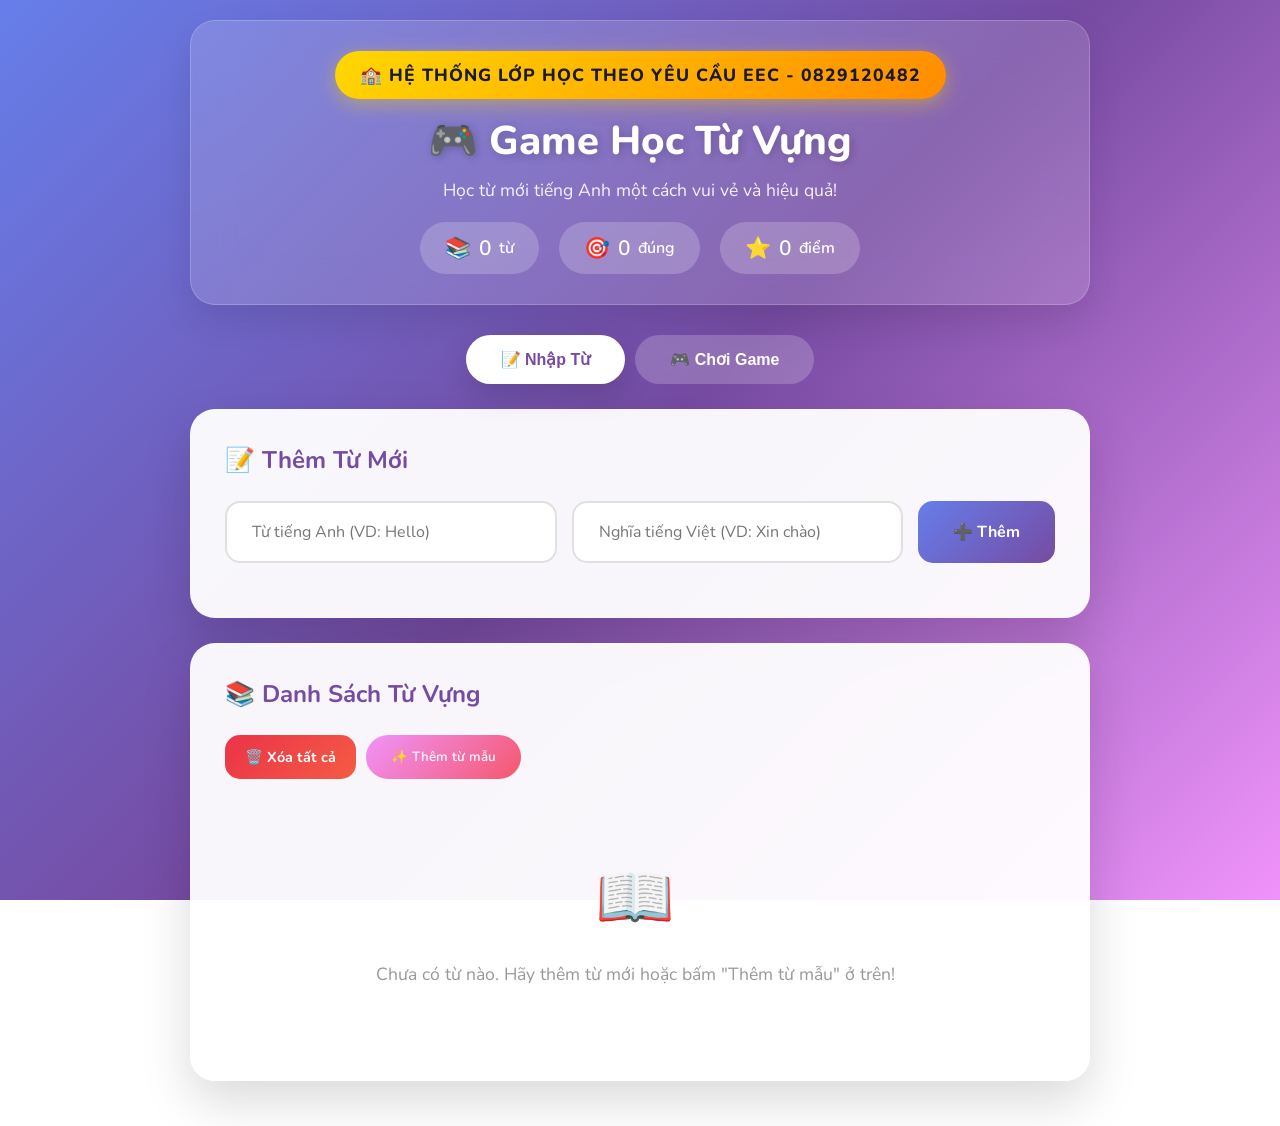
<file: gamenewwordv4/index.html>
<!DOCTYPE html>
<html lang="vi">

<head>
    <meta charset="UTF-8">
    <meta name="viewport" content="width=device-width, initial-scale=1.0">
    <title>🎮 Game Học Từ Vựng Tiếng Anh</title>
    <link href="https://fonts.googleapis.com/css2?family=Nunito:wght@400;600;700;800&display=swap" rel="stylesheet">
    <style>
        * {
            margin: 0;
            padding: 0;
            box-sizing: border-box;
        }

        body {
            font-family: 'Nunito', sans-serif;
            min-height: 100vh;
            background: linear-gradient(135deg, #667eea 0%, #764ba2 50%, #f093fb 100%);
            background-attachment: fixed;
            padding: 20px;
        }

        .container {
            max-width: 900px;
            margin: 0 auto;
        }

        /* Header */
        .header {
            text-align: center;
            padding: 30px 20px;
            background: rgba(255, 255, 255, 0.15);
            backdrop-filter: blur(20px);
            border-radius: 25px;
            margin-bottom: 30px;
            border: 1px solid rgba(255, 255, 255, 0.2);
            box-shadow: 0 15px 35px rgba(0, 0, 0, 0.1);
        }

        .header h1 {
            font-size: 2.5rem;
            font-weight: 800;
            color: white;
            text-shadow: 2px 2px 10px rgba(0, 0, 0, 0.2);
            margin-bottom: 10px;
        }

        .header p {
            color: rgba(255, 255, 255, 0.9);
            font-size: 1.1rem;
        }

        /* Stats Bar */
        .stats-bar {
            display: flex;
            justify-content: center;
            gap: 20px;
            margin-top: 20px;
            flex-wrap: wrap;
        }

        .stat-item {
            background: rgba(255, 255, 255, 0.2);
            padding: 12px 25px;
            border-radius: 50px;
            color: white;
            font-weight: 600;
            display: flex;
            align-items: center;
            gap: 8px;
        }

        .stat-item span {
            font-size: 1.3rem;
        }

        /* Tabs */
        .tabs {
            display: flex;
            gap: 10px;
            margin-bottom: 25px;
            justify-content: center;
        }

        .tab-btn {
            padding: 15px 35px;
            border: none;
            border-radius: 50px;
            font-size: 1rem;
            font-weight: 700;
            cursor: pointer;
            transition: all 0.3s ease;
            background: rgba(255, 255, 255, 0.2);
            color: white;
            backdrop-filter: blur(10px);
        }

        .tab-btn:hover {
            transform: translateY(-3px);
            box-shadow: 0 10px 25px rgba(0, 0, 0, 0.2);
        }

        .tab-btn.active {
            background: white;
            color: #764ba2;
            box-shadow: 0 10px 30px rgba(0, 0, 0, 0.15);
        }

        /* Sections */
        .section {
            display: none;
            animation: fadeIn 0.5s ease;
        }

        .section.active {
            display: block;
        }

        @keyframes fadeIn {
            from {
                opacity: 0;
                transform: translateY(20px);
            }

            to {
                opacity: 1;
                transform: translateY(0);
            }
        }

        /* Card */
        .card {
            background: rgba(255, 255, 255, 0.95);
            border-radius: 25px;
            padding: 35px;
            box-shadow: 0 20px 50px rgba(0, 0, 0, 0.15);
            margin-bottom: 25px;
        }

        .card h2 {
            color: #764ba2;
            margin-bottom: 25px;
            font-size: 1.5rem;
            display: flex;
            align-items: center;
            gap: 12px;
        }

        /* Input Section */
        .input-group {
            display: grid;
            grid-template-columns: 1fr 1fr auto;
            gap: 15px;
            margin-bottom: 20px;
        }

        input[type="text"] {
            padding: 18px 25px;
            border: 2px solid #e0e0e0;
            border-radius: 15px;
            font-size: 1rem;
            font-family: inherit;
            transition: all 0.3s ease;
        }

        input[type="text"]:focus {
            outline: none;
            border-color: #764ba2;
            box-shadow: 0 0 0 4px rgba(118, 75, 162, 0.1);
        }

        .btn {
            padding: 18px 35px;
            border: none;
            border-radius: 15px;
            font-size: 1rem;
            font-weight: 700;
            cursor: pointer;
            transition: all 0.3s ease;
            font-family: inherit;
        }

        .btn-primary {
            background: linear-gradient(135deg, #667eea, #764ba2);
            color: white;
        }

        .btn-primary:hover {
            transform: translateY(-3px);
            box-shadow: 0 10px 25px rgba(118, 75, 162, 0.4);
        }

        .btn-success {
            background: linear-gradient(135deg, #11998e, #38ef7d);
            color: white;
        }

        .btn-success:hover {
            transform: translateY(-3px);
            box-shadow: 0 10px 25px rgba(17, 153, 142, 0.4);
        }

        .btn-danger {
            background: linear-gradient(135deg, #eb3349, #f45c43);
            color: white;
            padding: 8px 16px;
            font-size: 0.9rem;
        }

        .btn-danger:hover {
            transform: scale(1.05);
        }

        /* Word List */
        .word-list {
            display: grid;
            gap: 12px;
            max-height: 400px;
            overflow-y: auto;
            padding-right: 10px;
        }

        .word-list::-webkit-scrollbar {
            width: 8px;
        }

        .word-list::-webkit-scrollbar-track {
            background: #f1f1f1;
            border-radius: 10px;
        }

        .word-list::-webkit-scrollbar-thumb {
            background: linear-gradient(135deg, #667eea, #764ba2);
            border-radius: 10px;
        }

        .word-item {
            display: flex;
            justify-content: space-between;
            align-items: center;
            padding: 18px 25px;
            background: linear-gradient(135deg, #f8f9ff, #f0f2ff);
            border-radius: 15px;
            border-left: 5px solid #764ba2;
            transition: all 0.3s ease;
        }

        .word-item:hover {
            transform: translateX(5px);
            box-shadow: 0 5px 15px rgba(0, 0, 0, 0.1);
        }

        .word-info {
            display: flex;
            gap: 20px;
            align-items: center;
        }

        .english-word {
            font-weight: 700;
            color: #764ba2;
            font-size: 1.1rem;
        }

        .meaning {
            color: #666;
        }

        .speak-btn {
            background: linear-gradient(135deg, #667eea, #764ba2);
            border: none;
            width: 40px;
            height: 40px;
            border-radius: 50%;
            color: white;
            cursor: pointer;
            transition: all 0.3s ease;
            font-size: 1.1rem;
        }

        .speak-btn:hover {
            transform: scale(1.1);
            box-shadow: 0 5px 15px rgba(118, 75, 162, 0.4);
        }

        /* Game Section */
        .game-area {
            text-align: center;
        }

        .game-question {
            background: linear-gradient(135deg, #667eea, #764ba2);
            padding: 40px;
            border-radius: 25px;
            margin-bottom: 30px;
            position: relative;
            overflow: hidden;
        }

        .game-question::before {
            content: '';
            position: absolute;
            top: -50%;
            left: -50%;
            width: 200%;
            height: 200%;
            background: radial-gradient(circle, rgba(255, 255, 255, 0.1) 0%, transparent 70%);
            animation: shine 3s infinite linear;
        }

        @keyframes shine {
            from {
                transform: rotate(0deg);
            }

            to {
                transform: rotate(360deg);
            }
        }

        .question-label {
            color: rgba(255, 255, 255, 0.8);
            font-size: 1rem;
            margin-bottom: 10px;
        }

        .question-word {
            font-size: 3rem;
            font-weight: 800;
            color: white;
            text-shadow: 2px 2px 10px rgba(0, 0, 0, 0.2);
            position: relative;
            z-index: 1;
        }

        .question-speak-btn {
            margin-top: 15px;
            background: rgba(255, 255, 255, 0.2);
            border: 2px solid rgba(255, 255, 255, 0.4);
            padding: 12px 30px;
            border-radius: 50px;
            color: white;
            cursor: pointer;
            font-size: 1rem;
            font-weight: 600;
            transition: all 0.3s ease;
        }

        .question-speak-btn:hover {
            background: rgba(255, 255, 255, 0.3);
            transform: scale(1.05);
        }

        .answers-grid {
            display: grid;
            grid-template-columns: repeat(2, 1fr);
            gap: 15px;
        }

        .answer-btn {
            padding: 25px 20px;
            background: white;
            border: 3px solid #e0e0e0;
            border-radius: 20px;
            font-size: 1.1rem;
            font-weight: 600;
            cursor: pointer;
            transition: all 0.3s ease;
            font-family: inherit;
            color: #333;
        }

        .answer-btn:hover {
            border-color: #764ba2;
            transform: translateY(-5px);
            box-shadow: 0 10px 25px rgba(0, 0, 0, 0.1);
        }

        .answer-btn.correct {
            background: linear-gradient(135deg, #11998e, #38ef7d);
            border-color: #11998e;
            color: white;
            animation: pulse 0.5s ease;
        }

        .answer-btn.wrong {
            background: linear-gradient(135deg, #eb3349, #f45c43);
            border-color: #eb3349;
            color: white;
            animation: shake 0.5s ease;
        }

        @keyframes pulse {

            0%,
            100% {
                transform: scale(1);
            }

            50% {
                transform: scale(1.05);
            }
        }

        @keyframes shake {

            0%,
            100% {
                transform: translateX(0);
            }

            25% {
                transform: translateX(-10px);
            }

            75% {
                transform: translateX(10px);
            }
        }

        /* Game Modes */
        .game-modes {
            display: grid;
            grid-template-columns: repeat(2, 1fr);
            gap: 20px;
            margin-bottom: 30px;
        }

        .mode-card {
            background: linear-gradient(135deg, #f8f9ff, #f0f2ff);
            padding: 30px;
            border-radius: 20px;
            text-align: center;
            cursor: pointer;
            transition: all 0.3s ease;
            border: 3px solid transparent;
        }

        .mode-card:hover {
            transform: translateY(-5px);
            box-shadow: 0 15px 35px rgba(0, 0, 0, 0.1);
            border-color: #764ba2;
        }

        .mode-card.selected {
            border-color: #764ba2;
            background: linear-gradient(135deg, #ede7f6, #e1d5f7);
        }

        .mode-icon {
            font-size: 3rem;
            margin-bottom: 15px;
        }

        .mode-title {
            font-size: 1.2rem;
            font-weight: 700;
            color: #764ba2;
            margin-bottom: 8px;
        }

        .mode-desc {
            color: #666;
            font-size: 0.9rem;
        }

        /* Progress */
        .progress-bar {
            background: #e0e0e0;
            height: 12px;
            border-radius: 10px;
            margin-bottom: 20px;
            overflow: hidden;
        }

        .progress-fill {
            height: 100%;
            background: linear-gradient(135deg, #11998e, #38ef7d);
            border-radius: 10px;
            transition: width 0.5s ease;
        }

        /* Result */
        .result-card {
            text-align: center;
            padding: 50px;
        }

        .result-emoji {
            font-size: 5rem;
            margin-bottom: 20px;
            animation: bounce 1s infinite;
        }

        @keyframes bounce {

            0%,
            100% {
                transform: translateY(0);
            }

            50% {
                transform: translateY(-20px);
            }
        }

        .result-title {
            font-size: 2rem;
            font-weight: 800;
            color: #764ba2;
            margin-bottom: 15px;
        }

        .result-score {
            font-size: 4rem;
            font-weight: 800;
            background: linear-gradient(135deg, #667eea, #764ba2);
            -webkit-background-clip: text;
            -webkit-text-fill-color: transparent;
            margin-bottom: 20px;
        }

        .result-message {
            color: #666;
            font-size: 1.2rem;
            margin-bottom: 30px;
        }

        /* Responsive */
        @media (max-width: 768px) {
            .header h1 {
                font-size: 1.8rem;
            }

            .input-group {
                grid-template-columns: 1fr;
            }

            .game-modes {
                grid-template-columns: 1fr;
            }

            .answers-grid {
                grid-template-columns: 1fr;
            }

            .question-word {
                font-size: 2rem;
            }

            .stats-bar {
                gap: 10px;
            }

            .stat-item {
                padding: 10px 15px;
                font-size: 0.9rem;
            }
        }

        /* Empty State */
        .empty-state {
            text-align: center;
            padding: 60px 20px;
            color: #999;
        }

        .empty-state .icon {
            font-size: 4rem;
            margin-bottom: 20px;
        }

        .empty-state p {
            font-size: 1.1rem;
        }

        /* Sample Words Button */
        .sample-words-btn {
            margin-top: 15px;
            background: linear-gradient(135deg, #f093fb, #f5576c);
            color: white;
            padding: 12px 25px;
            border: none;
            border-radius: 50px;
            cursor: pointer;
            font-weight: 600;
            font-family: inherit;
            transition: all 0.3s ease;
        }

        .sample-words-btn:hover {
            transform: translateY(-3px);
            box-shadow: 0 10px 25px rgba(240, 147, 251, 0.4);
        }

        /* Typing Mode Styles */
        .typing-container {
            display: flex;
            gap: 15px;
            margin-bottom: 20px;
        }

        .typing-input {
            flex: 1;
            padding: 20px 25px;
            border: 3px solid #e0e0e0;
            border-radius: 15px;
            font-size: 1.3rem;
            font-family: inherit;
            text-align: center;
            transition: all 0.3s ease;
        }

        .typing-input:focus {
            outline: none;
            border-color: #764ba2;
            box-shadow: 0 0 0 4px rgba(118, 75, 162, 0.15);
        }

        .typing-input.correct {
            border-color: #11998e;
            background: linear-gradient(135deg, #e8f5e9, #c8e6c9);
        }

        .typing-input.wrong {
            border-color: #eb3349;
            background: linear-gradient(135deg, #ffebee, #ffcdd2);
            animation: shake 0.5s ease;
        }

        .typing-feedback {
            text-align: center;
            font-size: 1.2rem;
            font-weight: 600;
            min-height: 30px;
            margin-bottom: 15px;
        }

        .typing-feedback.correct {
            color: #11998e;
        }

        .typing-feedback.wrong {
            color: #eb3349;
        }

        .typing-hint {
            text-align: center;
            color: #999;
            font-size: 1rem;
        }

        .hint-btn {
            background: linear-gradient(135deg, #ffecd2, #fcb69f);
            border: none;
            padding: 10px 20px;
            border-radius: 25px;
            cursor: pointer;
            font-weight: 600;
            font-family: inherit;
            color: #e65100;
            transition: all 0.3s ease;
            margin-top: 10px;
        }

        .hint-btn:hover {
            transform: scale(1.05);
            box-shadow: 0 5px 15px rgba(252, 182, 159, 0.5);
        }

        .hint-text {
            background: linear-gradient(135deg, #fff9c4, #fff59d);
            padding: 15px 25px;
            border-radius: 15px;
            margin-top: 15px;
            font-size: 1.1rem;
            color: #f57f17;
            font-weight: 600;
            display: inline-block;
        }

        /* Game modes grid for 3 items */
        .game-modes {
            display: grid;
            grid-template-columns: repeat(3, 1fr);
            gap: 15px;
            margin-bottom: 30px;
        }

        @media (max-width: 768px) {
            .game-modes {
                grid-template-columns: 1fr;
            }

            .typing-container {
                flex-direction: column;
            }

            .typing-input {
                font-size: 1.1rem;
            }
        }
    </style>
</head>

<body>
    <div class="container">
        <!-- Header -->
        <div class="header">
            <div
                style="background: linear-gradient(135deg, #ffd700, #ff8c00); padding: 12px 25px; border-radius: 50px; display: inline-block; margin-bottom: 15px; box-shadow: 0 5px 20px rgba(255, 215, 0, 0.4);">
                <p
                    style="font-size: 1.1rem; color: #1a1a2e; margin: 0; font-weight: 800; letter-spacing: 1px; text-transform: uppercase;">
                    🏫 Hệ thống lớp học theo yêu cầu EEC - 0829120482</p>
            </div>
            <h1>🎮 Game Học Từ Vựng</h1>
            <p>Học từ mới tiếng Anh một cách vui vẻ và hiệu quả!</p>
            <div class="stats-bar">
                <div class="stat-item">
                    <span>📚</span>
                    <span id="totalWords">0</span> từ
                </div>
                <div class="stat-item">
                    <span>🎯</span>
                    <span id="totalCorrect">0</span> đúng
                </div>
                <div class="stat-item">
                    <span>⭐</span>
                    <span id="totalScore">0</span> điểm
                </div>
            </div>
        </div>

        <!-- Tabs -->
        <div class="tabs">
            <button class="tab-btn active" onclick="showSection('input')">📝 Nhập Từ</button>
            <button class="tab-btn" onclick="showSection('game')">🎮 Chơi Game</button>
        </div>

        <!-- Input Section -->
        <div id="input-section" class="section active">
            <div class="card">
                <h2>📝 Thêm Từ Mới</h2>
                <div class="input-group">
                    <input type="text" id="englishInput" placeholder="Từ tiếng Anh (VD: Hello)">
                    <input type="text" id="meaningInput" placeholder="Nghĩa tiếng Việt (VD: Xin chào)">
                    <button class="btn btn-primary" onclick="addWord()">➕ Thêm</button>
                </div>
            </div>

            <div class="card">
                <h2>📚 Danh Sách Từ Vựng <span id="wordCount" style="font-size: 0.9rem; color: #999;"></span></h2>
                <div style="display: flex; gap: 10px; margin-bottom: 15px;">
                    <button class="btn btn-danger" onclick="deleteAllWords()" style="padding: 12px 20px;">🗑️ Xóa tất
                        cả</button>
                    <button class="sample-words-btn" onclick="addSampleWords()" style="margin-top: 0;">✨ Thêm từ
                        mẫu</button>
                </div>
                <div id="wordList" class="word-list">
                    <div class="empty-state">
                        <div class="icon">📖</div>
                        <p>Chưa có từ nào. Hãy thêm từ mới để bắt đầu học!</p>
                        <button class="sample-words-btn" onclick="addSampleWords()">✨ Thêm từ mẫu</button>
                    </div>
                </div>
            </div>
        </div>

        <!-- Game Section -->
        <div id="game-section" class="section">
            <div class="card">
                <h2>🎯 Chọn Chế Độ Chơi</h2>
                <div class="game-modes">
                    <div class="mode-card selected" onclick="selectMode('meaning')" id="mode-meaning">
                        <div class="mode-icon">🔤</div>
                        <div class="mode-title">Chọn Nghĩa</div>
                        <div class="mode-desc">Xem từ tiếng Anh, chọn nghĩa đúng</div>
                    </div>
                    <div class="mode-card" onclick="selectMode('word')" id="mode-word">
                        <div class="mode-icon">🇬🇧</div>
                        <div class="mode-title">Chọn Từ</div>
                        <div class="mode-desc">Xem nghĩa tiếng Việt, chọn từ tiếng Anh đúng</div>
                    </div>
                    <div class="mode-card" onclick="selectMode('typing')" id="mode-typing">
                        <div class="mode-icon">⌨️</div>
                        <div class="mode-title">Viết Từ</div>
                        <div class="mode-desc">Xem nghĩa tiếng Việt, gõ từ tiếng Anh</div>
                    </div>
                </div>
                <button class="btn btn-success" onclick="startGame()" style="width: 100%;">🚀 Bắt Đầu Chơi</button>
            </div>

            <!-- Game Play Area -->
            <div id="gamePlayArea" style="display: none;">
                <div class="card game-area">
                    <div class="progress-bar">
                        <div class="progress-fill" id="progressBar" style="width: 0%"></div>
                    </div>
                    <div class="game-question">
                        <div class="question-label" id="questionLabel">Từ tiếng Anh:</div>
                        <div class="question-word" id="questionWord">Hello</div>
                        <button class="question-speak-btn" onclick="speakCurrentWord()" id="speakBtn">🔊 Nghe phát
                            âm</button>
                    </div>
                    <!-- Multiple Choice Answers -->
                    <div class="answers-grid" id="answersGrid">
                        <!-- Answers will be generated here -->
                    </div>
                    <!-- Typing Input -->
                    <div id="typingArea" style="display: none;">
                        <div class="typing-container">
                            <input type="text" id="typingInput" class="typing-input"
                                placeholder="Gõ từ tiếng Anh ở đây..." autocomplete="off" autocapitalize="off">
                            <button class="btn btn-primary" onclick="checkTypingAnswer()" id="submitTypingBtn">✓ Kiểm
                                tra</button>
                        </div>
                        <div id="typingFeedback" class="typing-feedback"></div>
                        <div id="typingHint" class="typing-hint"></div>
                    </div>
                </div>
            </div>

            <!-- Result -->
            <div id="resultArea" style="display: none;">
                <div class="card result-card">
                    <div class="result-emoji" id="resultEmoji">🎉</div>
                    <h2 class="result-title" id="resultTitle">Xuất sắc!</h2>
                    <div class="result-score" id="resultScore">10/10</div>
                    <p class="result-message" id="resultMessage">Bạn đã làm rất tốt!</p>
                    <button class="btn btn-primary" onclick="restartGame()">🔄 Chơi Lại</button>
                </div>
            </div>
        </div>
    </div>

    <script>
        // Audio Context for sound effects
        let audioContext = null;
        let audioUnlocked = false;

        // Initialize and get audio context
        function initAudio() {
            try {
                if (!audioContext) {
                    audioContext = new (window.AudioContext || window.webkitAudioContext)();
                }
                return audioContext;
            } catch (e) {
                console.log('Audio not supported:', e);
                return null;
            }
        }

        // Ensure audio context is ready to play
        async function ensureAudioReady() {
            const ctx = initAudio();
            if (!ctx) return null;

            try {
                if (ctx.state === 'suspended') {
                    await ctx.resume();
                }
                return ctx;
            } catch (e) {
                console.log('Could not resume audio:', e);
                return ctx;
            }
        }

        // Unlock audio on first user interaction (required for iOS/Android)
        async function unlockAudio() {
            if (audioUnlocked) return;

            try {
                const ctx = initAudio();
                if (!ctx) return;

                // Resume context first
                if (ctx.state === 'suspended') {
                    await ctx.resume();
                }

                // Create and play a silent buffer to unlock
                const buffer = ctx.createBuffer(1, 1, 22050);
                const source = ctx.createBufferSource();
                source.buffer = buffer;
                source.connect(ctx.destination);
                source.start(0);

                audioUnlocked = true;
                console.log('Audio unlocked for mobile, state:', ctx.state);
            } catch (e) {
                console.log('Audio unlock failed:', e);
            }
        }

        // Add unlock listeners for mobile - multiple events for better coverage
        ['touchstart', 'touchend', 'mousedown', 'click', 'keydown'].forEach(event => {
            document.addEventListener(event, unlockAudio, { once: false, passive: true });
        });

        // Safe sound player wrapper
        async function playSound(soundFn) {
            try {
                await ensureAudioReady();
                soundFn();
            } catch (e) {
                console.log('Sound play error:', e);
            }
        }

        // Sound: Correct answer (happy ding)
        function playCorrectSound() {
            playSound(() => {
                const ctx = initAudio();
                if (!ctx) return;

                const oscillator = ctx.createOscillator();
                const gainNode = ctx.createGain();

                oscillator.connect(gainNode);
                gainNode.connect(ctx.destination);

                const now = ctx.currentTime;
                oscillator.frequency.setValueAtTime(523.25, now);
                oscillator.frequency.setValueAtTime(659.25, now + 0.1);
                oscillator.frequency.setValueAtTime(783.99, now + 0.2);

                gainNode.gain.setValueAtTime(0.4, now);
                gainNode.gain.exponentialRampToValueAtTime(0.01, now + 0.5);

                oscillator.type = 'sine';
                oscillator.start(now);
                oscillator.stop(now + 0.5);
            });
        }

        // Sound: Wrong answer (buzzer)
        function playWrongSound() {
            playSound(() => {
                const ctx = initAudio();
                if (!ctx) return;

                const oscillator = ctx.createOscillator();
                const gainNode = ctx.createGain();

                oscillator.connect(gainNode);
                gainNode.connect(ctx.destination);

                const now = ctx.currentTime;
                oscillator.frequency.setValueAtTime(150, now);
                oscillator.frequency.setValueAtTime(100, now + 0.1);

                gainNode.gain.setValueAtTime(0.4, now);
                gainNode.gain.exponentialRampToValueAtTime(0.01, now + 0.3);

                oscillator.type = 'sawtooth';
                oscillator.start(now);
                oscillator.stop(now + 0.3);
            });
        }

        // Sound: Game complete fanfare
        function playCompletionSound() {
            playSound(() => {
                const ctx = initAudio();
                if (!ctx) return;
                const notes = [523.25, 659.25, 783.99, 1046.50];
                const now = ctx.currentTime;

                notes.forEach((freq, i) => {
                    const oscillator = ctx.createOscillator();
                    const gainNode = ctx.createGain();
                    oscillator.connect(gainNode);
                    gainNode.connect(ctx.destination);
                    oscillator.frequency.setValueAtTime(freq, now + i * 0.15);
                    gainNode.gain.setValueAtTime(0, now + i * 0.15);
                    gainNode.gain.linearRampToValueAtTime(0.4, now + i * 0.15 + 0.05);
                    gainNode.gain.exponentialRampToValueAtTime(0.01, now + i * 0.15 + 0.4);
                    oscillator.type = 'sine';
                    oscillator.start(now + i * 0.15);
                    oscillator.stop(now + i * 0.15 + 0.5);
                });
            });
        }

        // Sound: Perfect score celebration
        function playPerfectSound() {
            playSound(() => {
                const ctx = initAudio();
                if (!ctx) return;
                const melody = [
                    { freq: 523.25, time: 0 },
                    { freq: 587.33, time: 0.1 },
                    { freq: 659.25, time: 0.2 },
                    { freq: 698.46, time: 0.3 },
                    { freq: 783.99, time: 0.4 },
                    { freq: 880.00, time: 0.55 },
                    { freq: 987.77, time: 0.7 },
                    { freq: 1046.50, time: 0.85 },
                ];
                const now = ctx.currentTime;

                melody.forEach(note => {
                    const osc = ctx.createOscillator();
                    const gain = ctx.createGain();
                    osc.connect(gain);
                    gain.connect(ctx.destination);
                    osc.frequency.setValueAtTime(note.freq, now + note.time);
                    gain.gain.setValueAtTime(0.3, now + note.time);
                    gain.gain.exponentialRampToValueAtTime(0.01, now + note.time + 0.3);
                    osc.type = 'sine';
                    osc.start(now + note.time);
                    osc.stop(now + note.time + 0.35);
                });
            });
        }

        // Sound: Click/tap effect
        function playClickSound() {
            playSound(() => {
                const ctx = initAudio();
                if (!ctx) return;
                const osc = ctx.createOscillator();
                const gain = ctx.createGain();
                const now = ctx.currentTime;
                osc.connect(gain);
                gain.connect(ctx.destination);
                osc.frequency.setValueAtTime(800, now);
                gain.gain.setValueAtTime(0.2, now);
                gain.gain.exponentialRampToValueAtTime(0.01, now + 0.1);
                osc.type = 'sine';
                osc.start(now);
                osc.stop(now + 0.1);
            });
        }

        // Sound: Add word success
        function playAddSound() {
            playSound(() => {
                const ctx = initAudio();
                if (!ctx) return;
                const notes = [523.25, 783.99];
                const now = ctx.currentTime;
                notes.forEach((freq, i) => {
                    const osc = ctx.createOscillator();
                    const gain = ctx.createGain();
                    osc.connect(gain);
                    gain.connect(ctx.destination);
                    osc.frequency.setValueAtTime(freq, now + i * 0.08);
                    gain.gain.setValueAtTime(0.25, now + i * 0.08);
                    gain.gain.exponentialRampToValueAtTime(0.01, now + i * 0.08 + 0.15);
                    osc.type = 'sine';
                    osc.start(now + i * 0.08);
                    osc.stop(now + i * 0.08 + 0.2);
                });
            });
        }

        // Sound: Delete effect
        function playDeleteSound() {
            playSound(() => {
                const ctx = initAudio();
                if (!ctx) return;
                const osc = ctx.createOscillator();
                const gain = ctx.createGain();
                const now = ctx.currentTime;
                osc.connect(gain);
                gain.connect(ctx.destination);
                osc.frequency.setValueAtTime(400, now);
                osc.frequency.exponentialRampToValueAtTime(100, now + 0.2);
                gain.gain.setValueAtTime(0.25, now);
                gain.gain.exponentialRampToValueAtTime(0.01, now + 0.2);
                osc.type = 'sine';
                osc.start(now);
                osc.stop(now + 0.25);
            });
        }

        // Sound: Delete all (whoosh)
        function playDeleteAllSound() {
            playSound(() => {
                const ctx = initAudio();
                if (!ctx) return;
                const osc = ctx.createOscillator();
                const gain = ctx.createGain();
                const now = ctx.currentTime;
                osc.connect(gain);
                gain.connect(ctx.destination);
                osc.frequency.setValueAtTime(600, now);
                osc.frequency.exponentialRampToValueAtTime(50, now + 0.4);
                gain.gain.setValueAtTime(0.3, now);
                gain.gain.exponentialRampToValueAtTime(0.01, now + 0.4);
                osc.type = 'sawtooth';
                osc.start(now);
                osc.stop(now + 0.5);
            });
        }

        // Sound: Button hover/tap
        function playSpeakSound() {
            playSound(() => {
                const ctx = initAudio();
                if (!ctx) return;
                const osc = ctx.createOscillator();
                const gain = ctx.createGain();
                const now = ctx.currentTime;
                osc.connect(gain);
                gain.connect(ctx.destination);
                osc.frequency.setValueAtTime(1000, now);
                gain.gain.setValueAtTime(0.15, now);
                gain.gain.exponentialRampToValueAtTime(0.01, now + 0.05);
                osc.type = 'sine';
                osc.start(now);
                osc.stop(now + 0.08);
            });
        }

        // Data
        let words = JSON.parse(localStorage.getItem('vocabWords')) || [];
        let gameMode = 'meaning';
        let currentQuestionIndex = 0;
        let correctAnswers = 0;
        let gameWords = [];
        let totalScore = parseInt(localStorage.getItem('totalScore')) || 0;
        let totalCorrect = parseInt(localStorage.getItem('totalCorrect')) || 0;

        // Sample words
        const sampleWords = [
            { english: 'Hello', meaning: 'Xin chào' },
            { english: 'Goodbye', meaning: 'Tạm biệt' },
            { english: 'Thank you', meaning: 'Cảm ơn' },
            { english: 'Beautiful', meaning: 'Đẹp' },
            { english: 'Happy', meaning: 'Vui vẻ' },
            { english: 'Love', meaning: 'Tình yêu' },
            { english: 'Friend', meaning: 'Bạn bè' },
            { english: 'Family', meaning: 'Gia đình' },
            { english: 'School', meaning: 'Trường học' },
            { english: 'Book', meaning: 'Sách' }
        ];

        // Initialize
        document.addEventListener('DOMContentLoaded', () => {
            updateWordList();
            updateStats();

            // Enter key to add word
            document.getElementById('meaningInput').addEventListener('keypress', (e) => {
                if (e.key === 'Enter') addWord();
            });
            document.getElementById('englishInput').addEventListener('keypress', (e) => {
                if (e.key === 'Enter') document.getElementById('meaningInput').focus();
            });

            // Enter key to submit typing answer
            document.getElementById('typingInput').addEventListener('keypress', (e) => {
                if (e.key === 'Enter' && !e.target.disabled) {
                    checkTypingAnswer();
                }
            });
        });

        // Tab Navigation
        function showSection(section) {
            document.querySelectorAll('.section').forEach(s => s.classList.remove('active'));
            document.querySelectorAll('.tab-btn').forEach(b => b.classList.remove('active'));

            document.getElementById(section + '-section').classList.add('active');
            event.target.classList.add('active');

            if (section === 'game') {
                resetGameUI();
            }
        }

        // Add Word
        function addWord() {
            const english = document.getElementById('englishInput').value.trim();
            const meaning = document.getElementById('meaningInput').value.trim();

            if (!english || !meaning) {
                playWrongSound();
                alert('Vui lòng nhập đầy đủ từ tiếng Anh và nghĩa!');
                return;
            }

            words.push({ english, meaning });
            saveWords();
            updateWordList();
            updateStats();
            playAddSound();

            document.getElementById('englishInput').value = '';
            document.getElementById('meaningInput').value = '';
            document.getElementById('englishInput').focus();
        }

        // Add Sample Words
        function addSampleWords() {
            words = [...words, ...sampleWords];
            saveWords();
            updateWordList();
            updateStats();
            playAddSound();
        }

        // Delete Word
        function deleteWord(index) {
            words.splice(index, 1);
            saveWords();
            updateWordList();
            updateStats();
            playDeleteSound();
        }

        // Delete All Words
        function deleteAllWords() {
            if (words.length === 0) {
                playWrongSound();
                return;
            }

            playClickSound();
            if (confirm('Bạn có chắc muốn xóa TẤT CẢ ' + words.length + ' từ không?')) {
                words = [];
                saveWords();
                updateWordList();
                updateStats();
                playDeleteAllSound();
            }
        }

        // Speak Word
        function speak(text) {
            if ('speechSynthesis' in window) {
                // Cancel any ongoing speech
                speechSynthesis.cancel();

                const utterance = new SpeechSynthesisUtterance(text);
                utterance.lang = 'en-US';
                utterance.rate = 0.9;
                utterance.pitch = 1;
                speechSynthesis.speak(utterance);
            } else {
                alert('Trình duyệt không hỗ trợ đọc văn bản!');
            }
        }

        function speakCurrentWord() {
            if (gameWords.length > 0 && currentQuestionIndex < gameWords.length) {
                speak(gameWords[currentQuestionIndex].english);
            }
        }

        // Save/Load
        function saveWords() {
            localStorage.setItem('vocabWords', JSON.stringify(words));
        }

        function saveStats() {
            localStorage.setItem('totalScore', totalScore);
            localStorage.setItem('totalCorrect', totalCorrect);
        }

        // Update Word List UI
        function updateWordList() {
            const list = document.getElementById('wordList');
            const countSpan = document.getElementById('wordCount');

            if (countSpan) {
                countSpan.textContent = words.length > 0 ? `(${words.length} từ)` : '';
            }

            if (words.length === 0) {
                list.innerHTML = `
                    <div class="empty-state">
                        <div class="icon">📖</div>
                        <p>Chưa có từ nào. Hãy thêm từ mới hoặc bấm "Thêm từ mẫu" ở trên!</p>
                    </div>
                `;
                return;
            }

            list.innerHTML = words.map((word, index) => `
                <div class="word-item">
                    <div class="word-info">
                        <span class="english-word">${word.english}</span>
                        <span class="meaning">→ ${word.meaning}</span>
                    </div>
                    <div style="display: flex; gap: 10px;">
                        <button class="speak-btn" onclick="playSpeakSound(); speak('${word.english.replace(/'/g, "\\'")}')" title="Nghe phát âm">🔊</button>
                        <button class="btn btn-danger" onclick="deleteWord(${index})" title="Xóa từ này">🗑️</button>
                    </div>
                </div>
            `).join('');
        }

        // Update Stats
        function updateStats() {
            document.getElementById('totalWords').textContent = words.length;
            document.getElementById('totalCorrect').textContent = totalCorrect;
            document.getElementById('totalScore').textContent = totalScore;
        }

        // Game Mode Selection
        function selectMode(mode) {
            gameMode = mode;
            document.querySelectorAll('.mode-card').forEach(card => card.classList.remove('selected'));
            document.getElementById('mode-' + mode).classList.add('selected');
        }

        // Reset Game UI
        function resetGameUI() {
            document.querySelector('.game-modes').parentElement.style.display = 'block';
            document.getElementById('gamePlayArea').style.display = 'none';
            document.getElementById('resultArea').style.display = 'none';
        }

        // Start Game
        function startGame() {
            if (words.length < 4) {
                alert('Bạn cần ít nhất 4 từ để chơi game!');
                return;
            }

            gameWords = [...words].sort(() => Math.random() - 0.5).slice(0, Math.min(10, words.length));
            currentQuestionIndex = 0;
            correctAnswers = 0;

            document.querySelector('.game-modes').parentElement.style.display = 'none';
            document.getElementById('gamePlayArea').style.display = 'block';
            document.getElementById('resultArea').style.display = 'none';

            showQuestion();
        }

        // Show Question
        function showQuestion() {
            const progress = ((currentQuestionIndex) / gameWords.length) * 100;
            document.getElementById('progressBar').style.width = progress + '%';

            const currentWord = gameWords[currentQuestionIndex];
            const answersGrid = document.getElementById('answersGrid');
            const typingArea = document.getElementById('typingArea');
            const speakBtn = document.getElementById('speakBtn');

            if (gameMode === 'meaning') {
                document.getElementById('questionLabel').textContent = 'Từ tiếng Anh:';
                document.getElementById('questionWord').textContent = currentWord.english;
                speakBtn.style.display = 'inline-block';
                answersGrid.style.display = 'grid';
                typingArea.style.display = 'none';

                // Generate answers for multiple choice
                const answers = generateAnswers(currentWord);
                answersGrid.innerHTML = answers.map((answer, index) => `
                    <button class="answer-btn" onclick="checkAnswer(${index}, '${answer.replace(/'/g, "\\'")}')">${answer}</button>
                `).join('');

            } else if (gameMode === 'word') {
                document.getElementById('questionLabel').textContent = 'Nghĩa tiếng Việt:';
                document.getElementById('questionWord').textContent = currentWord.meaning;
                speakBtn.style.display = 'none';
                answersGrid.style.display = 'grid';
                typingArea.style.display = 'none';

                // Generate answers for multiple choice
                const answers = generateAnswers(currentWord);
                answersGrid.innerHTML = answers.map((answer, index) => `
                    <button class="answer-btn" onclick="checkAnswer(${index}, '${answer.replace(/'/g, "\\'")}')">${answer}</button>
                `).join('');

            } else if (gameMode === 'typing') {
                document.getElementById('questionLabel').textContent = 'Nghĩa tiếng Việt:';
                document.getElementById('questionWord').textContent = currentWord.meaning;
                speakBtn.style.display = 'none';
                answersGrid.style.display = 'none';
                typingArea.style.display = 'block';

                // Reset typing input
                const typingInput = document.getElementById('typingInput');
                typingInput.value = '';
                typingInput.className = 'typing-input';
                typingInput.disabled = false;
                typingInput.focus();

                document.getElementById('typingFeedback').textContent = '';
                document.getElementById('typingFeedback').className = 'typing-feedback';
                document.getElementById('typingHint').innerHTML = `
                    <button class="hint-btn" onclick="showHint()">💡 Gợi ý</button>
                `;
                document.getElementById('submitTypingBtn').disabled = false;
            }
        }

        // Check Typing Answer
        function checkTypingAnswer() {
            const currentWord = gameWords[currentQuestionIndex];
            const typingInput = document.getElementById('typingInput');
            const feedback = document.getElementById('typingFeedback');
            const userAnswer = typingInput.value.trim().toLowerCase();
            const correctAnswer = currentWord.english.toLowerCase();

            typingInput.disabled = true;
            document.getElementById('submitTypingBtn').disabled = true;

            if (userAnswer === correctAnswer) {
                typingInput.className = 'typing-input correct';
                feedback.textContent = '✓ Chính xác! Tuyệt vời!';
                feedback.className = 'typing-feedback correct';
                correctAnswers++;
                totalCorrect++;
                totalScore += 15; // More points for typing
                saveStats();
                updateStats();

                playCorrectSound();
                setTimeout(() => speak(currentWord.english), 300);

                document.getElementById('typingHint').innerHTML = '';
            } else {
                typingInput.className = 'typing-input wrong';
                feedback.innerHTML = `✗ Sai rồi! Đáp án đúng là: <strong>${currentWord.english}</strong>`;
                feedback.className = 'typing-feedback wrong';

                playWrongSound();
                document.getElementById('typingHint').innerHTML = '';
            }

            setTimeout(() => {
                currentQuestionIndex++;
                if (currentQuestionIndex < gameWords.length) {
                    showQuestion();
                } else {
                    showResult();
                }
            }, 2000);
        }

        // Show Hint
        function showHint() {
            const currentWord = gameWords[currentQuestionIndex];
            const english = currentWord.english;
            const hintLength = Math.ceil(english.length / 2);
            const hint = english.substring(0, hintLength) + '_'.repeat(english.length - hintLength);

            playClickSound();
            document.getElementById('typingHint').innerHTML = `
                <div class="hint-text">💡 Gợi ý: ${hint} (${english.length} chữ cái)</div>
            `;
        }

        // Generate Answers
        function generateAnswers(correctWord) {
            const correct = gameMode === 'meaning' ? correctWord.meaning : correctWord.english;
            const others = words
                .filter(w => w !== correctWord)
                .map(w => gameMode === 'meaning' ? w.meaning : w.english)
                .sort(() => Math.random() - 0.5)
                .slice(0, 3);

            const answers = [correct, ...others].sort(() => Math.random() - 0.5);
            return answers;
        }

        // Check Answer
        function checkAnswer(index, answer) {
            const buttons = document.querySelectorAll('.answer-btn');
            const currentWord = gameWords[currentQuestionIndex];
            const correctAnswer = gameMode === 'meaning' ? currentWord.meaning : currentWord.english;

            buttons.forEach(btn => btn.disabled = true);

            if (answer === correctAnswer) {
                buttons[index].classList.add('correct');
                correctAnswers++;
                totalCorrect++;
                totalScore += 10;
                saveStats();
                updateStats();

                // Play correct sound and speak the English word
                playCorrectSound();
                setTimeout(() => speak(currentWord.english), 300);
            } else {
                buttons[index].classList.add('wrong');
                buttons.forEach(btn => {
                    if (btn.textContent === correctAnswer) {
                        btn.classList.add('correct');
                    }
                });
                // Play wrong sound
                playWrongSound();
            }

            setTimeout(() => {
                currentQuestionIndex++;
                if (currentQuestionIndex < gameWords.length) {
                    showQuestion();
                } else {
                    showResult();
                }
            }, 1500);
        }

        // Show Result
        function showResult() {
            document.getElementById('gamePlayArea').style.display = 'none';
            document.getElementById('resultArea').style.display = 'block';

            const percentage = (correctAnswers / gameWords.length) * 100;

            let emoji, title, message;
            if (percentage === 100) {
                emoji = '🏆';
                title = 'Hoàn hảo!';
                message = 'Bạn là thiên tài! Tiếp tục phát huy nhé!';
            } else if (percentage >= 80) {
                emoji = '🎉';
                title = 'Xuất sắc!';
                message = 'Bạn đã làm rất tốt! Cố gắng thêm chút nữa!';
            } else if (percentage >= 60) {
                emoji = '😊';
                title = 'Khá tốt!';
                message = 'Tiếp tục luyện tập để cải thiện nhé!';
            } else if (percentage >= 40) {
                emoji = '💪';
                title = 'Cố gắng lên!';
                message = 'Ôn lại từ vựng và thử lại nhé!';
            } else {
                emoji = '📚';
                title = 'Cần ôn tập!';
                message = 'Hãy học lại các từ và thử lại!';
            }

            document.getElementById('resultEmoji').textContent = emoji;
            document.getElementById('resultTitle').textContent = title;
            document.getElementById('resultScore').textContent = `${correctAnswers}/${gameWords.length}`;
            document.getElementById('resultMessage').textContent = message;

            // Play completion sound based on score
            if (percentage === 100) {
                playPerfectSound();
            } else {
                playCompletionSound();
            }
        }

        // Restart Game
        function restartGame() {
            resetGameUI();
        }
    </script>
</body>

</html>
</file>
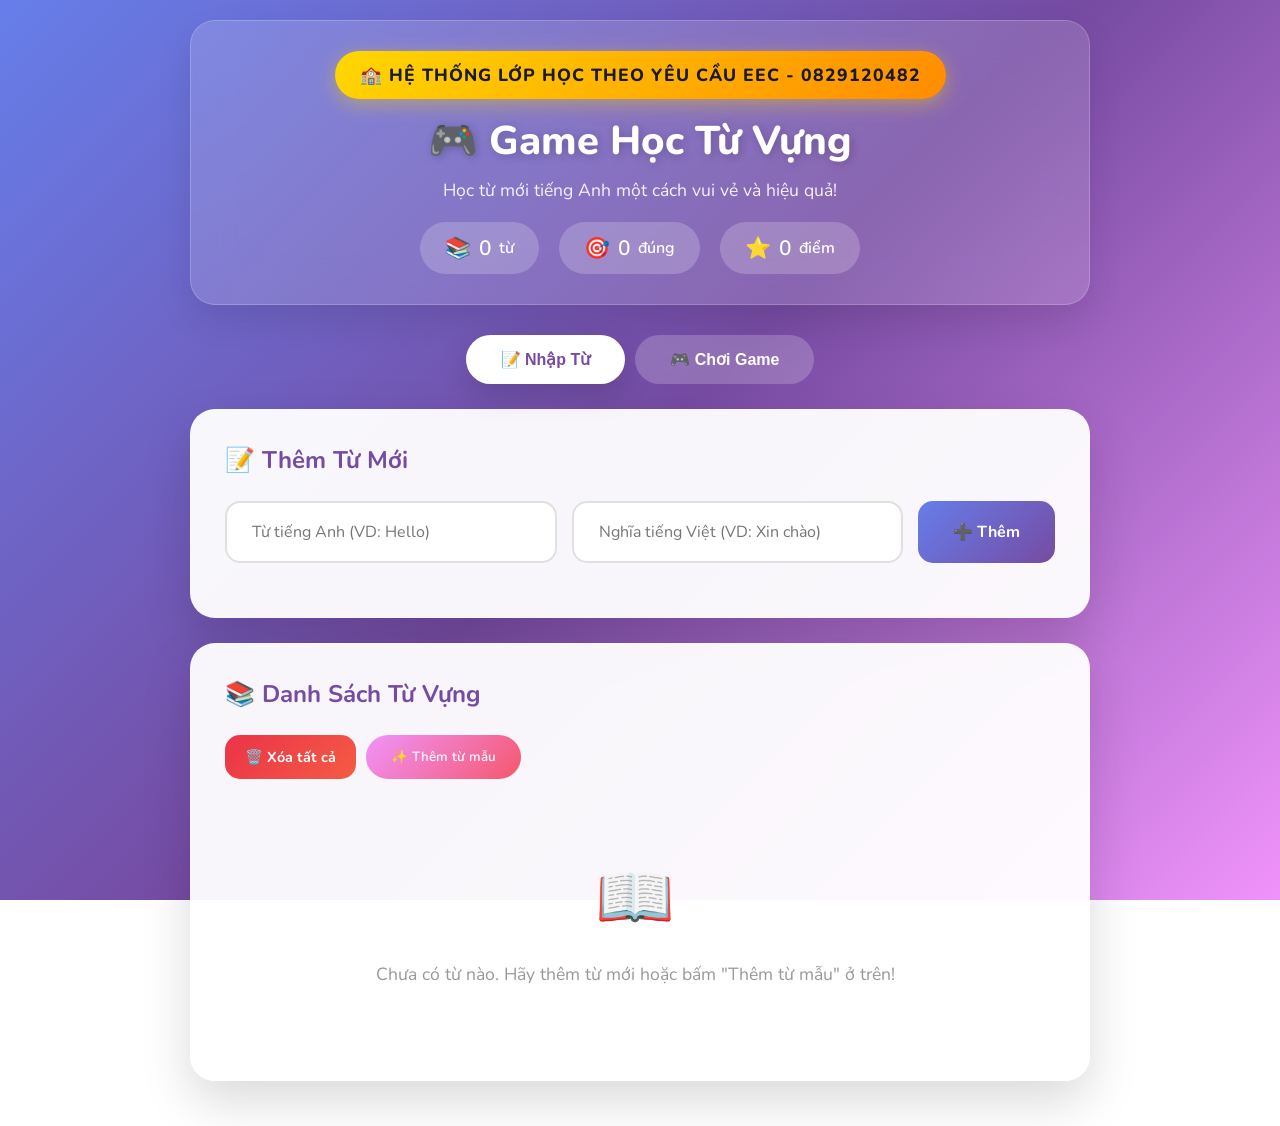
<file: gamenewwordv5/index.html>
<!DOCTYPE html>
<html lang="vi">

<head>
    <meta charset="UTF-8">
    <meta name="viewport" content="width=device-width, initial-scale=1.0">
    <title>🎮 Game Học Từ Vựng Tiếng Anh</title>
    <link href="https://fonts.googleapis.com/css2?family=Nunito:wght@400;600;700;800&display=swap" rel="stylesheet">
    <style>
        * {
            margin: 0;
            padding: 0;
            box-sizing: border-box;
        }

        body {
            font-family: 'Nunito', sans-serif;
            min-height: 100vh;
            background: linear-gradient(135deg, #667eea 0%, #764ba2 50%, #f093fb 100%);
            background-attachment: fixed;
            padding: 20px;
        }

        .container {
            max-width: 900px;
            margin: 0 auto;
        }

        /* Header */
        .header {
            text-align: center;
            padding: 30px 20px;
            background: rgba(255, 255, 255, 0.15);
            backdrop-filter: blur(20px);
            border-radius: 25px;
            margin-bottom: 30px;
            border: 1px solid rgba(255, 255, 255, 0.2);
            box-shadow: 0 15px 35px rgba(0, 0, 0, 0.1);
        }

        .header h1 {
            font-size: 2.5rem;
            font-weight: 800;
            color: white;
            text-shadow: 2px 2px 10px rgba(0, 0, 0, 0.2);
            margin-bottom: 10px;
        }

        .header p {
            color: rgba(255, 255, 255, 0.9);
            font-size: 1.1rem;
        }

        /* Stats Bar */
        .stats-bar {
            display: flex;
            justify-content: center;
            gap: 20px;
            margin-top: 20px;
            flex-wrap: wrap;
        }

        .stat-item {
            background: rgba(255, 255, 255, 0.2);
            padding: 12px 25px;
            border-radius: 50px;
            color: white;
            font-weight: 600;
            display: flex;
            align-items: center;
            gap: 8px;
        }

        .stat-item span {
            font-size: 1.3rem;
        }

        /* Tabs */
        .tabs {
            display: flex;
            gap: 10px;
            margin-bottom: 25px;
            justify-content: center;
        }

        .tab-btn {
            padding: 15px 35px;
            border: none;
            border-radius: 50px;
            font-size: 1rem;
            font-weight: 700;
            cursor: pointer;
            transition: all 0.3s ease;
            background: rgba(255, 255, 255, 0.2);
            color: white;
            backdrop-filter: blur(10px);
        }

        .tab-btn:hover {
            transform: translateY(-3px);
            box-shadow: 0 10px 25px rgba(0, 0, 0, 0.2);
        }

        .tab-btn.active {
            background: white;
            color: #764ba2;
            box-shadow: 0 10px 30px rgba(0, 0, 0, 0.15);
        }

        /* Sections */
        .section {
            display: none;
            animation: fadeIn 0.5s ease;
        }

        .section.active {
            display: block;
        }

        @keyframes fadeIn {
            from {
                opacity: 0;
                transform: translateY(20px);
            }

            to {
                opacity: 1;
                transform: translateY(0);
            }
        }

        /* Card */
        .card {
            background: rgba(255, 255, 255, 0.95);
            border-radius: 25px;
            padding: 35px;
            box-shadow: 0 20px 50px rgba(0, 0, 0, 0.15);
            margin-bottom: 25px;
        }

        .card h2 {
            color: #764ba2;
            margin-bottom: 25px;
            font-size: 1.5rem;
            display: flex;
            align-items: center;
            gap: 12px;
        }

        /* Input Section */
        .input-group {
            display: grid;
            grid-template-columns: 1fr 1fr auto;
            gap: 15px;
            margin-bottom: 20px;
        }

        input[type="text"] {
            padding: 18px 25px;
            border: 2px solid #e0e0e0;
            border-radius: 15px;
            font-size: 1rem;
            font-family: inherit;
            transition: all 0.3s ease;
        }

        input[type="text"]:focus {
            outline: none;
            border-color: #764ba2;
            box-shadow: 0 0 0 4px rgba(118, 75, 162, 0.1);
        }

        .btn {
            padding: 18px 35px;
            border: none;
            border-radius: 15px;
            font-size: 1rem;
            font-weight: 700;
            cursor: pointer;
            transition: all 0.3s ease;
            font-family: inherit;
        }

        .btn-primary {
            background: linear-gradient(135deg, #667eea, #764ba2);
            color: white;
        }

        .btn-primary:hover {
            transform: translateY(-3px);
            box-shadow: 0 10px 25px rgba(118, 75, 162, 0.4);
        }

        .btn-success {
            background: linear-gradient(135deg, #11998e, #38ef7d);
            color: white;
        }

        .btn-success:hover {
            transform: translateY(-3px);
            box-shadow: 0 10px 25px rgba(17, 153, 142, 0.4);
        }

        .btn-danger {
            background: linear-gradient(135deg, #eb3349, #f45c43);
            color: white;
            padding: 8px 16px;
            font-size: 0.9rem;
        }

        .btn-danger:hover {
            transform: scale(1.05);
        }

        /* Word List */
        .word-list {
            display: grid;
            gap: 12px;
            max-height: 400px;
            overflow-y: auto;
            padding-right: 10px;
        }

        .word-list::-webkit-scrollbar {
            width: 8px;
        }

        .word-list::-webkit-scrollbar-track {
            background: #f1f1f1;
            border-radius: 10px;
        }

        .word-list::-webkit-scrollbar-thumb {
            background: linear-gradient(135deg, #667eea, #764ba2);
            border-radius: 10px;
        }

        .word-item {
            display: flex;
            justify-content: space-between;
            align-items: center;
            padding: 18px 25px;
            background: linear-gradient(135deg, #f8f9ff, #f0f2ff);
            border-radius: 15px;
            border-left: 5px solid #764ba2;
            transition: all 0.3s ease;
        }

        .word-item:hover {
            transform: translateX(5px);
            box-shadow: 0 5px 15px rgba(0, 0, 0, 0.1);
        }

        .word-info {
            display: flex;
            gap: 20px;
            align-items: center;
        }

        .english-word {
            font-weight: 700;
            color: #764ba2;
            font-size: 1.1rem;
        }

        .meaning {
            color: #666;
        }

        .speak-btn {
            background: linear-gradient(135deg, #667eea, #764ba2);
            border: none;
            width: 40px;
            height: 40px;
            border-radius: 50%;
            color: white;
            cursor: pointer;
            transition: all 0.3s ease;
            font-size: 1.1rem;
        }

        .speak-btn:hover {
            transform: scale(1.1);
            box-shadow: 0 5px 15px rgba(118, 75, 162, 0.4);
        }

        /* Game Section */
        .game-area {
            text-align: center;
        }

        .game-question {
            background: linear-gradient(135deg, #667eea, #764ba2);
            padding: 40px;
            border-radius: 25px;
            margin-bottom: 30px;
            position: relative;
            overflow: hidden;
        }

        .game-question::before {
            content: '';
            position: absolute;
            top: -50%;
            left: -50%;
            width: 200%;
            height: 200%;
            background: radial-gradient(circle, rgba(255, 255, 255, 0.1) 0%, transparent 70%);
            animation: shine 3s infinite linear;
        }

        @keyframes shine {
            from {
                transform: rotate(0deg);
            }

            to {
                transform: rotate(360deg);
            }
        }

        .question-label {
            color: rgba(255, 255, 255, 0.8);
            font-size: 1rem;
            margin-bottom: 10px;
        }

        .question-word {
            font-size: 3rem;
            font-weight: 800;
            color: white;
            text-shadow: 2px 2px 10px rgba(0, 0, 0, 0.2);
            position: relative;
            z-index: 1;
        }

        .question-speak-btn {
            margin-top: 15px;
            background: rgba(255, 255, 255, 0.2);
            border: 2px solid rgba(255, 255, 255, 0.4);
            padding: 12px 30px;
            border-radius: 50px;
            color: white;
            cursor: pointer;
            font-size: 1rem;
            font-weight: 600;
            transition: all 0.3s ease;
        }

        .question-speak-btn:hover {
            background: rgba(255, 255, 255, 0.3);
            transform: scale(1.05);
        }

        .answers-grid {
            display: grid;
            grid-template-columns: repeat(2, 1fr);
            gap: 15px;
        }

        .answer-btn {
            padding: 25px 20px;
            background: white;
            border: 3px solid #e0e0e0;
            border-radius: 20px;
            font-size: 1.1rem;
            font-weight: 600;
            cursor: pointer;
            transition: all 0.3s ease;
            font-family: inherit;
            color: #333;
        }

        .answer-btn:hover {
            border-color: #764ba2;
            transform: translateY(-5px);
            box-shadow: 0 10px 25px rgba(0, 0, 0, 0.1);
        }

        .answer-btn.correct {
            background: linear-gradient(135deg, #11998e, #38ef7d);
            border-color: #11998e;
            color: white;
            animation: pulse 0.5s ease;
        }

        .answer-btn.wrong {
            background: linear-gradient(135deg, #eb3349, #f45c43);
            border-color: #eb3349;
            color: white;
            animation: shake 0.5s ease;
        }

        @keyframes pulse {

            0%,
            100% {
                transform: scale(1);
            }

            50% {
                transform: scale(1.05);
            }
        }

        @keyframes shake {

            0%,
            100% {
                transform: translateX(0);
            }

            25% {
                transform: translateX(-10px);
            }

            75% {
                transform: translateX(10px);
            }
        }

        /* Game Modes */
        .game-modes {
            display: grid;
            grid-template-columns: repeat(2, 1fr);
            gap: 20px;
            margin-bottom: 30px;
        }

        .mode-card {
            background: linear-gradient(135deg, #f8f9ff, #f0f2ff);
            padding: 30px;
            border-radius: 20px;
            text-align: center;
            cursor: pointer;
            transition: all 0.3s ease;
            border: 3px solid transparent;
        }

        .mode-card:hover {
            transform: translateY(-5px);
            box-shadow: 0 15px 35px rgba(0, 0, 0, 0.1);
            border-color: #764ba2;
        }

        .mode-card.selected {
            border-color: #764ba2;
            background: linear-gradient(135deg, #ede7f6, #e1d5f7);
        }

        .mode-icon {
            font-size: 3rem;
            margin-bottom: 15px;
        }

        .mode-title {
            font-size: 1.2rem;
            font-weight: 700;
            color: #764ba2;
            margin-bottom: 8px;
        }

        .mode-desc {
            color: #666;
            font-size: 0.9rem;
        }

        /* Progress */
        .progress-bar {
            background: #e0e0e0;
            height: 12px;
            border-radius: 10px;
            margin-bottom: 20px;
            overflow: hidden;
        }

        .progress-fill {
            height: 100%;
            background: linear-gradient(135deg, #11998e, #38ef7d);
            border-radius: 10px;
            transition: width 0.5s ease;
        }

        /* Result */
        .result-card {
            text-align: center;
            padding: 50px;
        }

        .result-emoji {
            font-size: 5rem;
            margin-bottom: 20px;
            animation: bounce 1s infinite;
        }

        @keyframes bounce {

            0%,
            100% {
                transform: translateY(0);
            }

            50% {
                transform: translateY(-20px);
            }
        }

        .result-title {
            font-size: 2rem;
            font-weight: 800;
            color: #764ba2;
            margin-bottom: 15px;
        }

        .result-score {
            font-size: 4rem;
            font-weight: 800;
            background: linear-gradient(135deg, #667eea, #764ba2);
            -webkit-background-clip: text;
            -webkit-text-fill-color: transparent;
            margin-bottom: 20px;
        }

        .result-message {
            color: #666;
            font-size: 1.2rem;
            margin-bottom: 30px;
        }

        /* Responsive */
        @media (max-width: 768px) {
            .header h1 {
                font-size: 1.8rem;
            }

            .input-group {
                grid-template-columns: 1fr;
            }

            .game-modes {
                grid-template-columns: 1fr;
            }

            .answers-grid {
                grid-template-columns: 1fr;
            }

            .question-word {
                font-size: 2rem;
            }

            .stats-bar {
                gap: 10px;
            }

            .stat-item {
                padding: 10px 15px;
                font-size: 0.9rem;
            }
        }

        /* Empty State */
        .empty-state {
            text-align: center;
            padding: 60px 20px;
            color: #999;
        }

        .empty-state .icon {
            font-size: 4rem;
            margin-bottom: 20px;
        }

        .empty-state p {
            font-size: 1.1rem;
        }

        /* Sample Words Button */
        .sample-words-btn {
            margin-top: 15px;
            background: linear-gradient(135deg, #f093fb, #f5576c);
            color: white;
            padding: 12px 25px;
            border: none;
            border-radius: 50px;
            cursor: pointer;
            font-weight: 600;
            font-family: inherit;
            transition: all 0.3s ease;
        }

        .sample-words-btn:hover {
            transform: translateY(-3px);
            box-shadow: 0 10px 25px rgba(240, 147, 251, 0.4);
        }

        /* Typing Mode Styles */
        .typing-container {
            display: flex;
            gap: 15px;
            margin-bottom: 20px;
        }

        .typing-input {
            flex: 1;
            padding: 20px 25px;
            border: 3px solid #e0e0e0;
            border-radius: 15px;
            font-size: 1.3rem;
            font-family: inherit;
            text-align: center;
            transition: all 0.3s ease;
        }

        .typing-input:focus {
            outline: none;
            border-color: #764ba2;
            box-shadow: 0 0 0 4px rgba(118, 75, 162, 0.15);
        }

        .typing-input.correct {
            border-color: #11998e;
            background: linear-gradient(135deg, #e8f5e9, #c8e6c9);
        }

        .typing-input.wrong {
            border-color: #eb3349;
            background: linear-gradient(135deg, #ffebee, #ffcdd2);
            animation: shake 0.5s ease;
        }

        .typing-feedback {
            text-align: center;
            font-size: 1.2rem;
            font-weight: 600;
            min-height: 30px;
            margin-bottom: 15px;
        }

        .typing-feedback.correct {
            color: #11998e;
        }

        .typing-feedback.wrong {
            color: #eb3349;
        }

        .typing-hint {
            text-align: center;
            color: #999;
            font-size: 1rem;
        }

        .hint-btn {
            background: linear-gradient(135deg, #ffecd2, #fcb69f);
            border: none;
            padding: 10px 20px;
            border-radius: 25px;
            cursor: pointer;
            font-weight: 600;
            font-family: inherit;
            color: #e65100;
            transition: all 0.3s ease;
            margin-top: 10px;
        }

        .hint-btn:hover {
            transform: scale(1.05);
            box-shadow: 0 5px 15px rgba(252, 182, 159, 0.5);
        }

        .hint-text {
            background: linear-gradient(135deg, #fff9c4, #fff59d);
            padding: 15px 25px;
            border-radius: 15px;
            margin-top: 15px;
            font-size: 1.1rem;
            color: #f57f17;
            font-weight: 600;
            display: inline-block;
        }

        /* Game modes grid for 3 items */
        .game-modes {
            display: grid;
            grid-template-columns: repeat(3, 1fr);
            gap: 15px;
            margin-bottom: 30px;
        }

        @media (max-width: 768px) {
            .game-modes {
                grid-template-columns: 1fr;
            }

            .typing-container {
                flex-direction: column;
            }

            .typing-input {
                font-size: 1.1rem;
            }
        }
    </style>
</head>

<body>
    <div class="container">
        <!-- Header -->
        <div class="header">
            <div
                style="background: linear-gradient(135deg, #ffd700, #ff8c00); padding: 12px 25px; border-radius: 50px; display: inline-block; margin-bottom: 15px; box-shadow: 0 5px 20px rgba(255, 215, 0, 0.4);">
                <p
                    style="font-size: 1.1rem; color: #1a1a2e; margin: 0; font-weight: 800; letter-spacing: 1px; text-transform: uppercase;">
                    🏫 Hệ thống lớp học theo yêu cầu EEC - 0829120482</p>
            </div>
            <h1>🎮 Game Học Từ Vựng</h1>
            <p>Học từ mới tiếng Anh một cách vui vẻ và hiệu quả!</p>
            <div class="stats-bar">
                <div class="stat-item">
                    <span>📚</span>
                    <span id="totalWords">0</span> từ
                </div>
                <div class="stat-item">
                    <span>🎯</span>
                    <span id="totalCorrect">0</span> đúng
                </div>
                <div class="stat-item">
                    <span>⭐</span>
                    <span id="totalScore">0</span> điểm
                </div>
            </div>
        </div>

        <!-- Tabs -->
        <div class="tabs">
            <button class="tab-btn active" onclick="showSection('input')">📝 Nhập Từ</button>
            <button class="tab-btn" onclick="showSection('game')">🎮 Chơi Game</button>
        </div>

        <!-- Input Section -->
        <div id="input-section" class="section active">
            <div class="card">
                <h2>📝 Thêm Từ Mới</h2>
                <div class="input-group">
                    <input type="text" id="englishInput" placeholder="Từ tiếng Anh (VD: Hello)">
                    <input type="text" id="meaningInput" placeholder="Nghĩa tiếng Việt (VD: Xin chào)">
                    <button class="btn btn-primary" onclick="addWord()">➕ Thêm</button>
                </div>
            </div>

            <div class="card">
                <h2>📚 Danh Sách Từ Vựng <span id="wordCount" style="font-size: 0.9rem; color: #999;"></span></h2>
                <div style="display: flex; gap: 10px; margin-bottom: 15px;">
                    <button class="btn btn-danger" onclick="deleteAllWords()" style="padding: 12px 20px;">🗑️ Xóa tất
                        cả</button>
                    <button class="sample-words-btn" onclick="addSampleWords()" style="margin-top: 0;">✨ Thêm từ
                        mẫu</button>
                </div>
                <div id="wordList" class="word-list">
                    <div class="empty-state">
                        <div class="icon">📖</div>
                        <p>Chưa có từ nào. Hãy thêm từ mới để bắt đầu học!</p>
                        <button class="sample-words-btn" onclick="addSampleWords()">✨ Thêm từ mẫu</button>
                    </div>
                </div>
            </div>
        </div>

        <!-- Game Section -->
        <div id="game-section" class="section">
            <div class="card">
                <h2>🎯 Chọn Chế Độ Chơi</h2>
                <div class="game-modes">
                    <div class="mode-card selected" onclick="selectMode('meaning')" id="mode-meaning">
                        <div class="mode-icon">🔤</div>
                        <div class="mode-title">Chọn Nghĩa</div>
                        <div class="mode-desc">Xem từ tiếng Anh, chọn nghĩa đúng</div>
                    </div>
                    <div class="mode-card" onclick="selectMode('word')" id="mode-word">
                        <div class="mode-icon">🇬🇧</div>
                        <div class="mode-title">Chọn Từ</div>
                        <div class="mode-desc">Xem nghĩa tiếng Việt, chọn từ tiếng Anh đúng</div>
                    </div>
                    <div class="mode-card" onclick="selectMode('typing')" id="mode-typing">
                        <div class="mode-icon">⌨️</div>
                        <div class="mode-title">Viết Từ</div>
                        <div class="mode-desc">Xem nghĩa tiếng Việt, gõ từ tiếng Anh</div>
                    </div>
                </div>
                <button class="btn btn-success" onclick="startGame()" style="width: 100%;">🚀 Bắt Đầu Chơi</button>
            </div>

            <!-- Game Play Area -->
            <div id="gamePlayArea" style="display: none;">
                <div class="card game-area">
                    <div class="progress-bar">
                        <div class="progress-fill" id="progressBar" style="width: 0%"></div>
                    </div>
                    <div class="game-question">
                        <div class="question-label" id="questionLabel">Từ tiếng Anh:</div>
                        <div class="question-word" id="questionWord">Hello</div>
                        <button class="question-speak-btn" onclick="speakCurrentWord()" id="speakBtn">🔊 Nghe phát
                            âm</button>
                    </div>
                    <!-- Multiple Choice Answers -->
                    <div class="answers-grid" id="answersGrid">
                        <!-- Answers will be generated here -->
                    </div>
                    <!-- Typing Input -->
                    <div id="typingArea" style="display: none;">
                        <div class="typing-container">
                            <input type="text" id="typingInput" class="typing-input"
                                placeholder="Gõ từ tiếng Anh ở đây..." autocomplete="off" autocapitalize="off">
                            <button class="btn btn-primary" onclick="checkTypingAnswer()" id="submitTypingBtn">✓ Kiểm
                                tra</button>
                        </div>
                        <div id="typingFeedback" class="typing-feedback"></div>
                        <div id="typingHint" class="typing-hint"></div>
                    </div>
                </div>
            </div>

            <!-- Result -->
            <div id="resultArea" style="display: none;">
                <div class="card result-card">
                    <div class="result-emoji" id="resultEmoji">🎉</div>
                    <h2 class="result-title" id="resultTitle">Xuất sắc!</h2>
                    <div class="result-score" id="resultScore">10/10</div>
                    <p class="result-message" id="resultMessage">Bạn đã làm rất tốt!</p>
                    <button class="btn btn-primary" onclick="restartGame()">🔄 Chơi Lại</button>
                </div>
            </div>
        </div>
    </div>

    <script>
        // Audio Context for sound effects
        let audioContext = null;
        let audioUnlocked = false;

        // Initialize and get audio context
        function initAudio() {
            try {
                if (!audioContext) {
                    audioContext = new (window.AudioContext || window.webkitAudioContext)();
                }
                return audioContext;
            } catch (e) {
                console.log('Audio not supported:', e);
                return null;
            }
        }

        // Ensure audio context is ready to play
        async function ensureAudioReady() {
            const ctx = initAudio();
            if (!ctx) return null;

            try {
                if (ctx.state === 'suspended') {
                    await ctx.resume();
                }
                return ctx;
            } catch (e) {
                console.log('Could not resume audio:', e);
                return ctx;
            }
        }

        // Unlock audio on first user interaction (required for iOS/Android)
        async function unlockAudio() {
            if (audioUnlocked) return;

            try {
                const ctx = initAudio();
                if (!ctx) return;

                // Resume context first
                if (ctx.state === 'suspended') {
                    await ctx.resume();
                }

                // Create and play a silent buffer to unlock
                const buffer = ctx.createBuffer(1, 1, 22050);
                const source = ctx.createBufferSource();
                source.buffer = buffer;
                source.connect(ctx.destination);
                source.start(0);

                audioUnlocked = true;
                console.log('Audio unlocked for mobile, state:', ctx.state);
            } catch (e) {
                console.log('Audio unlock failed:', e);
            }
        }

        // Add unlock listeners for mobile - multiple events for better coverage
        ['touchstart', 'touchend', 'mousedown', 'click', 'keydown'].forEach(event => {
            document.addEventListener(event, unlockAudio, { once: false, passive: true });
        });

        // Safe sound player wrapper
        async function playSound(soundFn) {
            try {
                await ensureAudioReady();
                soundFn();
            } catch (e) {
                console.log('Sound play error:', e);
            }
        }

        // Sound: Correct answer (happy ding)
        function playCorrectSound() {
            playSound(() => {
                const ctx = initAudio();
                if (!ctx) return;

                const oscillator = ctx.createOscillator();
                const gainNode = ctx.createGain();

                oscillator.connect(gainNode);
                gainNode.connect(ctx.destination);

                const now = ctx.currentTime;
                oscillator.frequency.setValueAtTime(523.25, now);
                oscillator.frequency.setValueAtTime(659.25, now + 0.1);
                oscillator.frequency.setValueAtTime(783.99, now + 0.2);

                gainNode.gain.setValueAtTime(0.4, now);
                gainNode.gain.exponentialRampToValueAtTime(0.01, now + 0.5);

                oscillator.type = 'sine';
                oscillator.start(now);
                oscillator.stop(now + 0.5);
            });
        }

        // Sound: Wrong answer (buzzer)
        function playWrongSound() {
            playSound(() => {
                const ctx = initAudio();
                if (!ctx) return;

                const oscillator = ctx.createOscillator();
                const gainNode = ctx.createGain();

                oscillator.connect(gainNode);
                gainNode.connect(ctx.destination);

                const now = ctx.currentTime;
                oscillator.frequency.setValueAtTime(150, now);
                oscillator.frequency.setValueAtTime(100, now + 0.1);

                gainNode.gain.setValueAtTime(0.4, now);
                gainNode.gain.exponentialRampToValueAtTime(0.01, now + 0.3);

                oscillator.type = 'sawtooth';
                oscillator.start(now);
                oscillator.stop(now + 0.3);
            });
        }

        // Sound: Game complete fanfare
        function playCompletionSound() {
            playSound(() => {
                const ctx = initAudio();
                if (!ctx) return;
                const notes = [523.25, 659.25, 783.99, 1046.50];
                const now = ctx.currentTime;

                notes.forEach((freq, i) => {
                    const oscillator = ctx.createOscillator();
                    const gainNode = ctx.createGain();
                    oscillator.connect(gainNode);
                    gainNode.connect(ctx.destination);
                    oscillator.frequency.setValueAtTime(freq, now + i * 0.15);
                    gainNode.gain.setValueAtTime(0, now + i * 0.15);
                    gainNode.gain.linearRampToValueAtTime(0.4, now + i * 0.15 + 0.05);
                    gainNode.gain.exponentialRampToValueAtTime(0.01, now + i * 0.15 + 0.4);
                    oscillator.type = 'sine';
                    oscillator.start(now + i * 0.15);
                    oscillator.stop(now + i * 0.15 + 0.5);
                });
            });
        }

        // Sound: Perfect score celebration
        function playPerfectSound() {
            playSound(() => {
                const ctx = initAudio();
                if (!ctx) return;
                const melody = [
                    { freq: 523.25, time: 0 },
                    { freq: 587.33, time: 0.1 },
                    { freq: 659.25, time: 0.2 },
                    { freq: 698.46, time: 0.3 },
                    { freq: 783.99, time: 0.4 },
                    { freq: 880.00, time: 0.55 },
                    { freq: 987.77, time: 0.7 },
                    { freq: 1046.50, time: 0.85 },
                ];
                const now = ctx.currentTime;

                melody.forEach(note => {
                    const osc = ctx.createOscillator();
                    const gain = ctx.createGain();
                    osc.connect(gain);
                    gain.connect(ctx.destination);
                    osc.frequency.setValueAtTime(note.freq, now + note.time);
                    gain.gain.setValueAtTime(0.3, now + note.time);
                    gain.gain.exponentialRampToValueAtTime(0.01, now + note.time + 0.3);
                    osc.type = 'sine';
                    osc.start(now + note.time);
                    osc.stop(now + note.time + 0.35);
                });
            });
        }

        // Sound: Click/tap effect
        function playClickSound() {
            playSound(() => {
                const ctx = initAudio();
                if (!ctx) return;
                const osc = ctx.createOscillator();
                const gain = ctx.createGain();
                const now = ctx.currentTime;
                osc.connect(gain);
                gain.connect(ctx.destination);
                osc.frequency.setValueAtTime(800, now);
                gain.gain.setValueAtTime(0.2, now);
                gain.gain.exponentialRampToValueAtTime(0.01, now + 0.1);
                osc.type = 'sine';
                osc.start(now);
                osc.stop(now + 0.1);
            });
        }

        // Sound: Add word success
        function playAddSound() {
            playSound(() => {
                const ctx = initAudio();
                if (!ctx) return;
                const notes = [523.25, 783.99];
                const now = ctx.currentTime;
                notes.forEach((freq, i) => {
                    const osc = ctx.createOscillator();
                    const gain = ctx.createGain();
                    osc.connect(gain);
                    gain.connect(ctx.destination);
                    osc.frequency.setValueAtTime(freq, now + i * 0.08);
                    gain.gain.setValueAtTime(0.25, now + i * 0.08);
                    gain.gain.exponentialRampToValueAtTime(0.01, now + i * 0.08 + 0.15);
                    osc.type = 'sine';
                    osc.start(now + i * 0.08);
                    osc.stop(now + i * 0.08 + 0.2);
                });
            });
        }

        // Sound: Delete effect
        function playDeleteSound() {
            playSound(() => {
                const ctx = initAudio();
                if (!ctx) return;
                const osc = ctx.createOscillator();
                const gain = ctx.createGain();
                const now = ctx.currentTime;
                osc.connect(gain);
                gain.connect(ctx.destination);
                osc.frequency.setValueAtTime(400, now);
                osc.frequency.exponentialRampToValueAtTime(100, now + 0.2);
                gain.gain.setValueAtTime(0.25, now);
                gain.gain.exponentialRampToValueAtTime(0.01, now + 0.2);
                osc.type = 'sine';
                osc.start(now);
                osc.stop(now + 0.25);
            });
        }

        // Sound: Delete all (whoosh)
        function playDeleteAllSound() {
            playSound(() => {
                const ctx = initAudio();
                if (!ctx) return;
                const osc = ctx.createOscillator();
                const gain = ctx.createGain();
                const now = ctx.currentTime;
                osc.connect(gain);
                gain.connect(ctx.destination);
                osc.frequency.setValueAtTime(600, now);
                osc.frequency.exponentialRampToValueAtTime(50, now + 0.4);
                gain.gain.setValueAtTime(0.3, now);
                gain.gain.exponentialRampToValueAtTime(0.01, now + 0.4);
                osc.type = 'sawtooth';
                osc.start(now);
                osc.stop(now + 0.5);
            });
        }

        // Sound: Button hover/tap
        function playSpeakSound() {
            playSound(() => {
                const ctx = initAudio();
                if (!ctx) return;
                const osc = ctx.createOscillator();
                const gain = ctx.createGain();
                const now = ctx.currentTime;
                osc.connect(gain);
                gain.connect(ctx.destination);
                osc.frequency.setValueAtTime(1000, now);
                gain.gain.setValueAtTime(0.15, now);
                gain.gain.exponentialRampToValueAtTime(0.01, now + 0.05);
                osc.type = 'sine';
                osc.start(now);
                osc.stop(now + 0.08);
            });
        }

        // Data
        let words = JSON.parse(localStorage.getItem('vocabWords')) || [];
        let gameMode = 'meaning';
        let currentQuestionIndex = 0;
        let correctAnswers = 0;
        let gameWords = [];
        let totalScore = parseInt(localStorage.getItem('totalScore')) || 0;
        let totalCorrect = parseInt(localStorage.getItem('totalCorrect')) || 0;

        // Sample words
        const sampleWords = [
            { english: 'Hello', meaning: 'Xin chào' },
            { english: 'Goodbye', meaning: 'Tạm biệt' },
            { english: 'Thank you', meaning: 'Cảm ơn' },
            { english: 'Beautiful', meaning: 'Đẹp' },
            { english: 'Happy', meaning: 'Vui vẻ' },
            { english: 'Love', meaning: 'Tình yêu' },
            { english: 'Friend', meaning: 'Bạn bè' },
            { english: 'Family', meaning: 'Gia đình' },
            { english: 'School', meaning: 'Trường học' },
            { english: 'Book', meaning: 'Sách' }
        ];

        // Initialize
        document.addEventListener('DOMContentLoaded', () => {
            updateWordList();
            updateStats();

            // Enter key to add word
            document.getElementById('meaningInput').addEventListener('keypress', (e) => {
                if (e.key === 'Enter') addWord();
            });
            document.getElementById('englishInput').addEventListener('keypress', (e) => {
                if (e.key === 'Enter') document.getElementById('meaningInput').focus();
            });

            // Enter key to submit typing answer
            document.getElementById('typingInput').addEventListener('keypress', (e) => {
                if (e.key === 'Enter' && !e.target.disabled) {
                    checkTypingAnswer();
                }
            });
        });

        // Tab Navigation
        function showSection(section) {
            document.querySelectorAll('.section').forEach(s => s.classList.remove('active'));
            document.querySelectorAll('.tab-btn').forEach(b => b.classList.remove('active'));

            document.getElementById(section + '-section').classList.add('active');
            event.target.classList.add('active');

            if (section === 'game') {
                resetGameUI();
            }
        }

        // Add Word
        function addWord() {
            const english = document.getElementById('englishInput').value.trim();
            const meaning = document.getElementById('meaningInput').value.trim();

            if (!english || !meaning) {
                playWrongSound();
                alert('Vui lòng nhập đầy đủ từ tiếng Anh và nghĩa!');
                return;
            }

            words.push({ english, meaning });
            saveWords();
            updateWordList();
            updateStats();
            playAddSound();

            document.getElementById('englishInput').value = '';
            document.getElementById('meaningInput').value = '';
            document.getElementById('englishInput').focus();
        }

        // Add Sample Words
        function addSampleWords() {
            words = [...words, ...sampleWords];
            saveWords();
            updateWordList();
            updateStats();
            playAddSound();
        }

        // Delete Word
        function deleteWord(index) {
            words.splice(index, 1);
            saveWords();
            updateWordList();
            updateStats();
            playDeleteSound();
        }

        // Delete All Words
        function deleteAllWords() {
            if (words.length === 0) {
                playWrongSound();
                return;
            }

            playClickSound();
            if (confirm('Bạn có chắc muốn xóa TẤT CẢ ' + words.length + ' từ không?')) {
                words = [];
                saveWords();
                updateWordList();
                updateStats();
                playDeleteAllSound();
            }
        }

        // Speech Synthesis for mobile
        let speechUnlocked = false;
        let voicesLoaded = false;

        // Load voices when available
        function loadVoices() {
            const voices = speechSynthesis.getVoices();
            if (voices.length > 0) {
                voicesLoaded = true;
                console.log('Voices loaded:', voices.length);
            }
        }

        // Try to load voices
        if ('speechSynthesis' in window) {
            loadVoices();
            speechSynthesis.onvoiceschanged = loadVoices;
        }

        // Unlock speech on user interaction (required for iOS)
        function unlockSpeech() {
            if (speechUnlocked || !('speechSynthesis' in window)) return;

            try {
                const utterance = new SpeechSynthesisUtterance('');
                utterance.volume = 0;
                speechSynthesis.speak(utterance);
                speechUnlocked = true;
                console.log('Speech unlocked for mobile');
            } catch (e) {
                console.log('Speech unlock failed:', e);
            }
        }

        // Add speech unlock to touch events
        ['touchstart', 'touchend', 'click', 'mousedown'].forEach(event => {
            document.addEventListener(event, unlockSpeech, { once: false, passive: true });
        });

        // Speak Word with mobile support
        function speak(text) {
            if (!('speechSynthesis' in window)) {
                console.log('Speech synthesis not supported');
                return;
            }

            try {
                // Cancel any ongoing speech
                speechSynthesis.cancel();

                // Create utterance
                const utterance = new SpeechSynthesisUtterance(text);
                utterance.lang = 'en-US';
                utterance.rate = 0.9;
                utterance.pitch = 1;
                utterance.volume = 1;

                // Try to get English voice
                const voices = speechSynthesis.getVoices();
                const englishVoice = voices.find(v => v.lang.startsWith('en'));
                if (englishVoice) {
                    utterance.voice = englishVoice;
                }

                // For iOS: need to speak synchronously after user action
                // Small delay helps on some devices
                setTimeout(() => {
                    speechSynthesis.speak(utterance);
                }, 50);

                utterance.onerror = (e) => {
                    console.log('Speech error:', e);
                };

            } catch (e) {
                console.log('Speak error:', e);
            }
        }

        function speakCurrentWord() {
            if (gameWords.length > 0 && currentQuestionIndex < gameWords.length) {
                speak(gameWords[currentQuestionIndex].english);
            }
        }

        // Save/Load
        function saveWords() {
            localStorage.setItem('vocabWords', JSON.stringify(words));
        }

        function saveStats() {
            localStorage.setItem('totalScore', totalScore);
            localStorage.setItem('totalCorrect', totalCorrect);
        }

        // Update Word List UI
        function updateWordList() {
            const list = document.getElementById('wordList');
            const countSpan = document.getElementById('wordCount');

            if (countSpan) {
                countSpan.textContent = words.length > 0 ? `(${words.length} từ)` : '';
            }

            if (words.length === 0) {
                list.innerHTML = `
                    <div class="empty-state">
                        <div class="icon">📖</div>
                        <p>Chưa có từ nào. Hãy thêm từ mới hoặc bấm "Thêm từ mẫu" ở trên!</p>
                    </div>
                `;
                return;
            }

            list.innerHTML = words.map((word, index) => `
                <div class="word-item">
                    <div class="word-info">
                        <span class="english-word">${word.english}</span>
                        <span class="meaning">→ ${word.meaning}</span>
                    </div>
                    <div style="display: flex; gap: 10px;">
                        <button class="speak-btn" onclick="playSpeakSound(); speak('${word.english.replace(/'/g, "\\'")}')" title="Nghe phát âm">🔊</button>
                        <button class="btn btn-danger" onclick="deleteWord(${index})" title="Xóa từ này">🗑️</button>
                    </div>
                </div>
            `).join('');
        }

        // Update Stats
        function updateStats() {
            document.getElementById('totalWords').textContent = words.length;
            document.getElementById('totalCorrect').textContent = totalCorrect;
            document.getElementById('totalScore').textContent = totalScore;
        }

        // Game Mode Selection
        function selectMode(mode) {
            gameMode = mode;
            document.querySelectorAll('.mode-card').forEach(card => card.classList.remove('selected'));
            document.getElementById('mode-' + mode).classList.add('selected');
        }

        // Reset Game UI
        function resetGameUI() {
            document.querySelector('.game-modes').parentElement.style.display = 'block';
            document.getElementById('gamePlayArea').style.display = 'none';
            document.getElementById('resultArea').style.display = 'none';
        }

        // Start Game
        function startGame() {
            if (words.length < 4) {
                alert('Bạn cần ít nhất 4 từ để chơi game!');
                return;
            }

            gameWords = [...words].sort(() => Math.random() - 0.5).slice(0, Math.min(10, words.length));
            currentQuestionIndex = 0;
            correctAnswers = 0;

            document.querySelector('.game-modes').parentElement.style.display = 'none';
            document.getElementById('gamePlayArea').style.display = 'block';
            document.getElementById('resultArea').style.display = 'none';

            showQuestion();
        }

        // Show Question
        function showQuestion() {
            const progress = ((currentQuestionIndex) / gameWords.length) * 100;
            document.getElementById('progressBar').style.width = progress + '%';

            const currentWord = gameWords[currentQuestionIndex];
            const answersGrid = document.getElementById('answersGrid');
            const typingArea = document.getElementById('typingArea');
            const speakBtn = document.getElementById('speakBtn');

            if (gameMode === 'meaning') {
                document.getElementById('questionLabel').textContent = 'Từ tiếng Anh:';
                document.getElementById('questionWord').textContent = currentWord.english;
                speakBtn.style.display = 'inline-block';
                answersGrid.style.display = 'grid';
                typingArea.style.display = 'none';

                // Generate answers for multiple choice
                const answers = generateAnswers(currentWord);
                answersGrid.innerHTML = answers.map((answer, index) => `
                    <button class="answer-btn" onclick="checkAnswer(${index}, '${answer.replace(/'/g, "\\'")}')">${answer}</button>
                `).join('');

            } else if (gameMode === 'word') {
                document.getElementById('questionLabel').textContent = 'Nghĩa tiếng Việt:';
                document.getElementById('questionWord').textContent = currentWord.meaning;
                speakBtn.style.display = 'none';
                answersGrid.style.display = 'grid';
                typingArea.style.display = 'none';

                // Generate answers for multiple choice
                const answers = generateAnswers(currentWord);
                answersGrid.innerHTML = answers.map((answer, index) => `
                    <button class="answer-btn" onclick="checkAnswer(${index}, '${answer.replace(/'/g, "\\'")}')">${answer}</button>
                `).join('');

            } else if (gameMode === 'typing') {
                document.getElementById('questionLabel').textContent = 'Nghĩa tiếng Việt:';
                document.getElementById('questionWord').textContent = currentWord.meaning;
                speakBtn.style.display = 'none';
                answersGrid.style.display = 'none';
                typingArea.style.display = 'block';

                // Reset typing input
                const typingInput = document.getElementById('typingInput');
                typingInput.value = '';
                typingInput.className = 'typing-input';
                typingInput.disabled = false;
                typingInput.focus();

                document.getElementById('typingFeedback').textContent = '';
                document.getElementById('typingFeedback').className = 'typing-feedback';
                document.getElementById('typingHint').innerHTML = `
                    <button class="hint-btn" onclick="showHint()">💡 Gợi ý</button>
                `;
                document.getElementById('submitTypingBtn').disabled = false;
            }
        }

        // Check Typing Answer
        function checkTypingAnswer() {
            const currentWord = gameWords[currentQuestionIndex];
            const typingInput = document.getElementById('typingInput');
            const feedback = document.getElementById('typingFeedback');
            const userAnswer = typingInput.value.trim().toLowerCase();
            const correctAnswer = currentWord.english.toLowerCase();

            typingInput.disabled = true;
            document.getElementById('submitTypingBtn').disabled = true;

            if (userAnswer === correctAnswer) {
                typingInput.className = 'typing-input correct';
                feedback.textContent = '✓ Chính xác! Tuyệt vời!';
                feedback.className = 'typing-feedback correct';
                correctAnswers++;
                totalCorrect++;
                totalScore += 15; // More points for typing
                saveStats();
                updateStats();

                playCorrectSound();
                setTimeout(() => speak(currentWord.english), 300);

                document.getElementById('typingHint').innerHTML = '';
            } else {
                typingInput.className = 'typing-input wrong';
                feedback.innerHTML = `✗ Sai rồi! Đáp án đúng là: <strong>${currentWord.english}</strong>`;
                feedback.className = 'typing-feedback wrong';

                playWrongSound();
                document.getElementById('typingHint').innerHTML = '';
            }

            setTimeout(() => {
                currentQuestionIndex++;
                if (currentQuestionIndex < gameWords.length) {
                    showQuestion();
                } else {
                    showResult();
                }
            }, 2000);
        }

        // Show Hint
        function showHint() {
            const currentWord = gameWords[currentQuestionIndex];
            const english = currentWord.english;
            const hintLength = Math.ceil(english.length / 2);
            const hint = english.substring(0, hintLength) + '_'.repeat(english.length - hintLength);

            playClickSound();
            document.getElementById('typingHint').innerHTML = `
                <div class="hint-text">💡 Gợi ý: ${hint} (${english.length} chữ cái)</div>
            `;
        }

        // Generate Answers
        function generateAnswers(correctWord) {
            const correct = gameMode === 'meaning' ? correctWord.meaning : correctWord.english;
            const others = words
                .filter(w => w !== correctWord)
                .map(w => gameMode === 'meaning' ? w.meaning : w.english)
                .sort(() => Math.random() - 0.5)
                .slice(0, 3);

            const answers = [correct, ...others].sort(() => Math.random() - 0.5);
            return answers;
        }

        // Check Answer
        function checkAnswer(index, answer) {
            const buttons = document.querySelectorAll('.answer-btn');
            const currentWord = gameWords[currentQuestionIndex];
            const correctAnswer = gameMode === 'meaning' ? currentWord.meaning : currentWord.english;

            buttons.forEach(btn => btn.disabled = true);

            if (answer === correctAnswer) {
                buttons[index].classList.add('correct');
                correctAnswers++;
                totalCorrect++;
                totalScore += 10;
                saveStats();
                updateStats();

                // Play correct sound and speak the English word
                playCorrectSound();
                setTimeout(() => speak(currentWord.english), 300);
            } else {
                buttons[index].classList.add('wrong');
                buttons.forEach(btn => {
                    if (btn.textContent === correctAnswer) {
                        btn.classList.add('correct');
                    }
                });
                // Play wrong sound
                playWrongSound();
            }

            setTimeout(() => {
                currentQuestionIndex++;
                if (currentQuestionIndex < gameWords.length) {
                    showQuestion();
                } else {
                    showResult();
                }
            }, 1500);
        }

        // Show Result
        function showResult() {
            document.getElementById('gamePlayArea').style.display = 'none';
            document.getElementById('resultArea').style.display = 'block';

            const percentage = (correctAnswers / gameWords.length) * 100;

            let emoji, title, message;
            if (percentage === 100) {
                emoji = '🏆';
                title = 'Hoàn hảo!';
                message = 'Bạn là thiên tài! Tiếp tục phát huy nhé!';
            } else if (percentage >= 80) {
                emoji = '🎉';
                title = 'Xuất sắc!';
                message = 'Bạn đã làm rất tốt! Cố gắng thêm chút nữa!';
            } else if (percentage >= 60) {
                emoji = '😊';
                title = 'Khá tốt!';
                message = 'Tiếp tục luyện tập để cải thiện nhé!';
            } else if (percentage >= 40) {
                emoji = '💪';
                title = 'Cố gắng lên!';
                message = 'Ôn lại từ vựng và thử lại nhé!';
            } else {
                emoji = '📚';
                title = 'Cần ôn tập!';
                message = 'Hãy học lại các từ và thử lại!';
            }

            document.getElementById('resultEmoji').textContent = emoji;
            document.getElementById('resultTitle').textContent = title;
            document.getElementById('resultScore').textContent = `${correctAnswers}/${gameWords.length}`;
            document.getElementById('resultMessage').textContent = message;

            // Play completion sound based on score
            if (percentage === 100) {
                playPerfectSound();
            } else {
                playCompletionSound();
            }
        }

        // Restart Game
        function restartGame() {
            resetGameUI();
        }
    </script>
</body>

</html>
</file>
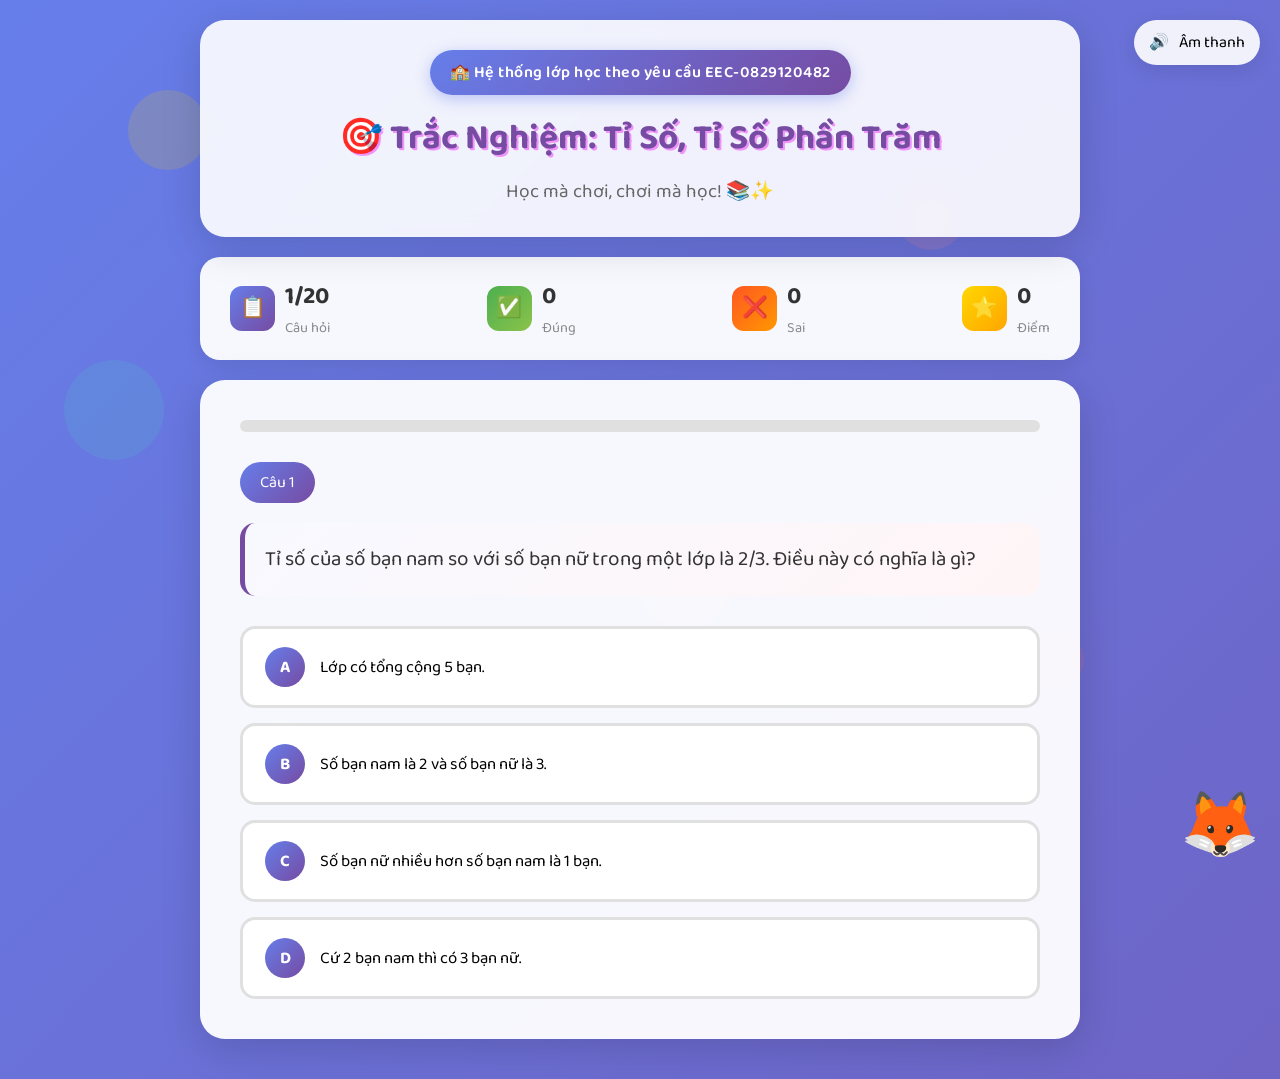
<file: gameTNLT5tisov2/index.html>
<!DOCTYPE html>
<html lang="vi">

<head>
    <meta charset="UTF-8">
    <meta name="viewport" content="width=device-width, initial-scale=1.0, maximum-scale=1.0, user-scalable=no">
    <meta name="apple-mobile-web-app-capable" content="yes">
    <meta name="apple-mobile-web-app-status-bar-style" content="black-translucent">
    <meta name="mobile-web-app-capable" content="yes">
    <title>🎯 Trắc Nghiệm: Tỉ Số, Tỉ Số Phần Trăm</title>
    <link href="https://fonts.googleapis.com/css2?family=Baloo+2:wght@400;600;800&display=swap" rel="stylesheet">
    <style>
        * {
            margin: 0;
            padding: 0;
            box-sizing: border-box;
        }

        body {
            font-family: 'Baloo 2', cursive;
            min-height: 100vh;
            background: linear-gradient(135deg, #667eea 0%, #764ba2 50%, #f093fb 100%);
            background-size: 400% 400%;
            animation: gradientShift 15s ease infinite;
            overflow-x: hidden;
        }

        @keyframes gradientShift {
            0% {
                background-position: 0% 50%;
            }

            50% {
                background-position: 100% 50%;
            }

            100% {
                background-position: 0% 50%;
            }
        }

        /* Floating decorations */
        .floating-shapes {
            position: fixed;
            top: 0;
            left: 0;
            width: 100%;
            height: 100%;
            pointer-events: none;
            overflow: hidden;
            z-index: 0;
        }

        .shape {
            position: absolute;
            border-radius: 50%;
            opacity: 0.15;
            animation: float 6s ease-in-out infinite;
        }

        .shape:nth-child(1) {
            width: 80px;
            height: 80px;
            background: #FFD700;
            top: 10%;
            left: 10%;
            animation-delay: 0s;
        }

        .shape:nth-child(2) {
            width: 60px;
            height: 60px;
            background: #FF6B6B;
            top: 70%;
            left: 80%;
            animation-delay: 1s;
        }

        .shape:nth-child(3) {
            width: 100px;
            height: 100px;
            background: #4ECDC4;
            top: 40%;
            left: 5%;
            animation-delay: 2s;
        }

        .shape:nth-child(4) {
            width: 50px;
            height: 50px;
            background: #A8E6CF;
            top: 80%;
            left: 20%;
            animation-delay: 3s;
        }

        .shape:nth-child(5) {
            width: 70px;
            height: 70px;
            background: #FF8C94;
            top: 20%;
            left: 70%;
            animation-delay: 4s;
        }

        .shape:nth-child(6) {
            width: 90px;
            height: 90px;
            background: #98D8C8;
            top: 60%;
            left: 50%;
            animation-delay: 5s;
        }

        @keyframes float {

            0%,
            100% {
                transform: translateY(0) rotate(0deg);
            }

            50% {
                transform: translateY(-30px) rotate(180deg);
            }
        }

        .container {
            position: relative;
            z-index: 1;
            max-width: 900px;
            margin: 0 auto;
            padding: 20px;
        }

        /* Header */
        .header {
            text-align: center;
            padding: 30px 20px;
            background: rgba(255, 255, 255, 0.9);
            border-radius: 25px;
            margin-bottom: 20px;
            box-shadow: 0 10px 40px rgba(0, 0, 0, 0.15);
            backdrop-filter: blur(10px);
        }

        .header h1 {
            font-size: 2.2rem;
            color: #764ba2;
            text-shadow: 2px 2px 0 #f093fb;
            margin-bottom: 10px;
        }

        .header p {
            color: #666;
            font-size: 1.2rem;
        }

        /* Stats Bar */
        .stats-bar {
            display: flex;
            background: rgba(255, 255, 255, 0.95);
            border-radius: 20px;
            padding: 20px 30px;
            margin-bottom: 20px;
            box-shadow: 0 5px 20px rgba(0, 0, 0, 0.1);
            justify-content: space-between;
            align-items: center;
            flex-wrap: wrap;
            gap: 15px;
        }

        .stat-item {
            display: flex;
            align-items: center;
            gap: 10px;
        }

        .stat-icon {
            width: 45px;
            height: 45px;
            border-radius: 12px;
            display: flex;
            align-items: center;
            justify-content: center;
            font-size: 1.3rem;
        }

        .stat-icon.question {
            background: linear-gradient(135deg, #667eea, #764ba2);
        }

        .stat-icon.correct {
            background: linear-gradient(135deg, #4CAF50, #8BC34A);
        }

        .stat-icon.wrong {
            background: linear-gradient(135deg, #FF5722, #FF9800);
        }

        .stat-icon.score {
            background: linear-gradient(135deg, #FFD700, #FFA500);
        }

        .stat-info h3 {
            font-size: 1.5rem;
            color: #333;
        }

        .stat-info p {
            color: #888;
            font-size: 0.9rem;
        }

        /* Quiz Container */
        .quiz-container {
            background: rgba(255, 255, 255, 0.95);
            border-radius: 25px;
            padding: 40px;
            margin-bottom: 20px;
            box-shadow: 0 10px 40px rgba(0, 0, 0, 0.15);
            animation: slideIn 0.5s ease;
        }

        @keyframes slideIn {
            from {
                opacity: 0;
                transform: translateY(30px);
            }

            to {
                opacity: 1;
                transform: translateY(0);
            }
        }

        .progress-bar {
            height: 12px;
            background: #e0e0e0;
            border-radius: 10px;
            margin-bottom: 30px;
            overflow: hidden;
        }

        .progress-fill {
            height: 100%;
            background: linear-gradient(90deg, #4CAF50, #8BC34A);
            border-radius: 10px;
            transition: width 0.5s ease;
        }

        .question-number {
            display: inline-block;
            background: linear-gradient(135deg, #667eea, #764ba2);
            color: white;
            padding: 8px 20px;
            border-radius: 25px;
            font-size: 1rem;
            margin-bottom: 20px;
        }

        .question-text {
            font-size: 1.3rem;
            color: #333;
            margin-bottom: 30px;
            line-height: 1.6;
            padding: 20px;
            background: linear-gradient(135deg, #f8f9ff 0%, #fff5f7 100%);
            border-radius: 15px;
            border-left: 5px solid #764ba2;
        }

        .options-container {
            display: grid;
            gap: 15px;
        }

        .option {
            padding: 18px 22px;
            background: white;
            border: 3px solid #e0e0e0;
            border-radius: 15px;
            cursor: pointer;
            transition: all 0.3s ease;
            font-size: 1.05rem;
            display: flex;
            align-items: center;
            gap: 15px;
        }

        .option:hover:not(.disabled) {
            border-color: #764ba2;
            transform: translateX(10px);
            box-shadow: 0 5px 20px rgba(118, 75, 162, 0.2);
        }

        .option-letter {
            width: 40px;
            height: 40px;
            border-radius: 50%;
            background: linear-gradient(135deg, #667eea, #764ba2);
            color: white;
            display: flex;
            align-items: center;
            justify-content: center;
            font-weight: bold;
            flex-shrink: 0;
        }

        .option.correct {
            background: linear-gradient(135deg, #E8F5E9, #C8E6C9);
            border-color: #4CAF50;
        }

        .option.correct .option-letter {
            background: linear-gradient(135deg, #4CAF50, #8BC34A);
        }

        .option.wrong {
            background: linear-gradient(135deg, #FFEBEE, #FFCDD2);
            border-color: #F44336;
        }

        .option.wrong .option-letter {
            background: linear-gradient(135deg, #F44336, #FF5722);
        }

        .option.disabled {
            cursor: not-allowed;
            opacity: 0.7;
        }

        /* Feedback */
        .feedback {
            display: none;
            padding: 20px;
            border-radius: 15px;
            margin-top: 20px;
            text-align: center;
            font-size: 1.2rem;
            animation: popIn 0.3s ease;
        }

        @keyframes popIn {
            from {
                transform: scale(0.8);
                opacity: 0;
            }

            to {
                transform: scale(1);
                opacity: 1;
            }
        }

        .feedback.correct {
            display: block;
            background: linear-gradient(135deg, #E8F5E9, #C8E6C9);
            color: #2E7D32;
        }

        .feedback.wrong {
            display: block;
            background: linear-gradient(135deg, #FFEBEE, #FFCDD2);
            color: #C62828;
        }

        /* Navigation Buttons */
        .nav-buttons {
            display: none;
            justify-content: center;
            gap: 20px;
            margin-top: 30px;
        }

        .nav-buttons.active {
            display: flex;
        }

        .nav-btn {
            padding: 15px 40px;
            border-radius: 50px;
            font-size: 1.1rem;
            font-weight: 600;
            cursor: pointer;
            border: none;
            transition: all 0.3s ease;
            font-family: 'Baloo 2', cursive;
        }

        .next-btn {
            background: linear-gradient(135deg, #667eea, #764ba2);
            color: white;
            box-shadow: 0 5px 20px rgba(102, 126, 234, 0.4);
        }

        .next-btn:hover {
            transform: translateY(-3px);
            box-shadow: 0 8px 30px rgba(102, 126, 234, 0.5);
        }

        .restart-btn {
            background: linear-gradient(135deg, #FF6B6B, #FF8E53);
            color: white;
            box-shadow: 0 5px 20px rgba(255, 107, 107, 0.4);
        }

        .restart-btn:hover {
            transform: translateY(-3px);
            box-shadow: 0 8px 30px rgba(255, 107, 107, 0.5);
        }

        /* Results Section */
        .results-section {
            display: none;
            background: rgba(255, 255, 255, 0.95);
            border-radius: 25px;
            padding: 50px;
            text-align: center;
            box-shadow: 0 10px 40px rgba(0, 0, 0, 0.15);
        }

        .results-section.active {
            display: block;
            animation: slideIn 0.5s ease;
        }

        .trophy-icon {
            font-size: 6rem;
            margin-bottom: 20px;
            animation: wiggle 0.5s ease infinite;
        }

        @keyframes wiggle {

            0%,
            100% {
                transform: rotate(-5deg);
            }

            50% {
                transform: rotate(5deg);
            }
        }

        .results-section h2 {
            font-size: 2.5rem;
            color: #764ba2;
            margin-bottom: 10px;
        }

        .score-display {
            font-size: 4rem;
            font-weight: 800;
            background: linear-gradient(135deg, #667eea, #764ba2, #f093fb);
            -webkit-background-clip: text;
            -webkit-text-fill-color: transparent;
            background-clip: text;
            margin: 20px 0;
        }

        .score-message {
            font-size: 1.3rem;
            color: #666;
            margin-bottom: 30px;
        }

        .stars {
            font-size: 3rem;
            margin: 20px 0;
        }

        /* Confetti Animation */
        .confetti {
            position: fixed;
            width: 10px;
            height: 10px;
            top: -10px;
            animation: confettiFall 3s ease-out forwards;
        }

        @keyframes confettiFall {
            to {
                transform: translateY(100vh) rotate(720deg);
                opacity: 0;
            }
        }

        /* Volume Control */
        .volume-control {
            position: fixed;
            top: 20px;
            right: 20px;
            z-index: 100;
            background: rgba(255, 255, 255, 0.9);
            padding: 10px 15px;
            border-radius: 50px;
            display: flex;
            align-items: center;
            gap: 10px;
            box-shadow: 0 5px 20px rgba(0, 0, 0, 0.1);
            cursor: pointer;
        }

        .volume-control:hover {
            background: white;
        }

        /* Mascot */
        .mascot {
            position: fixed;
            bottom: 20px;
            right: 20px;
            font-size: 4rem;
            animation: bounce 2s ease infinite;
            cursor: pointer;
            z-index: 100;
        }

        @keyframes bounce {

            0%,
            100% {
                transform: translateY(0);
            }

            50% {
                transform: translateY(-10px);
            }
        }

        .mascot:hover {
            transform: scale(1.1);
        }

        /* Touch-friendly for mobile */
        @media (hover: none) and (pointer: coarse) {
            .option {
                min-height: 60px;
            }

            .option:active {
                transform: scale(0.98);
                opacity: 0.9;
            }

            .nav-btn:active {
                transform: scale(0.95);
            }
        }

        /* Responsive - Tablets */
        @media (max-width: 768px) {
            .header h1 {
                font-size: 1.5rem;
            }

            .header p {
                font-size: 1rem;
            }

            .question-text {
                font-size: 1.05rem;
                padding: 15px;
            }

            .option {
                padding: 14px 12px;
                font-size: 0.95rem;
            }

            .option-letter {
                width: 35px;
                height: 35px;
                font-size: 0.9rem;
            }

            .stats-bar {
                flex-direction: row;
                flex-wrap: wrap;
                justify-content: space-around;
                padding: 15px 10px;
                gap: 10px;
            }

            .stat-item {
                flex: 0 0 45%;
            }

            .stat-icon {
                width: 38px;
                height: 38px;
                font-size: 1.1rem;
            }

            .stat-info h3 {
                font-size: 1.2rem;
            }

            .stat-info p {
                font-size: 0.8rem;
            }

            .volume-control {
                top: 10px;
                right: 10px;
                padding: 8px 12px;
                font-size: 0.9rem;
            }

            .mascot {
                font-size: 2.5rem;
                bottom: 10px;
                right: 10px;
            }

            .container {
                padding: 10px;
            }

            .quiz-container {
                padding: 20px 15px;
            }

            .nav-btn {
                padding: 14px 30px;
                font-size: 1rem;
            }

            .results-section {
                padding: 30px 20px;
            }

            .trophy-icon {
                font-size: 4rem;
            }

            .results-section h2 {
                font-size: 1.8rem;
            }

            .score-display {
                font-size: 3rem;
            }

            .stars {
                font-size: 2rem;
            }
        }

        /* Responsive - Small phones */
        @media (max-width: 480px) {
            .header {
                padding: 20px 15px;
                border-radius: 20px;
            }

            .header h1 {
                font-size: 1.25rem;
            }

            .header p {
                font-size: 0.9rem;
            }

            .question-number {
                font-size: 0.85rem;
                padding: 6px 14px;
            }

            .question-text {
                font-size: 0.95rem;
                padding: 12px;
                margin-bottom: 20px;
            }

            .options-container {
                gap: 10px;
            }

            .option {
                padding: 12px 10px;
                font-size: 0.9rem;
                border-radius: 12px;
                gap: 10px;
            }

            .option-letter {
                width: 32px;
                height: 32px;
                font-size: 0.85rem;
            }

            .stats-bar {
                border-radius: 15px;
                margin-bottom: 15px;
            }

            .stat-item {
                gap: 6px;
            }

            .feedback {
                font-size: 1rem;
                padding: 15px;
            }

            .nav-buttons {
                margin-top: 20px;
            }

            .nav-btn {
                padding: 12px 25px;
                font-size: 0.95rem;
                width: 100%;
            }

            .progress-bar {
                height: 10px;
                margin-bottom: 20px;
            }

            .volume-control span:last-child {
                display: none;
            }

            .floating-shapes {
                display: none;
            }
        }

        /* iPhone X and newer safe area */
        @supports (padding: max(0px)) {
            .container {
                padding-left: max(10px, env(safe-area-inset-left));
                padding-right: max(10px, env(safe-area-inset-right));
                padding-bottom: max(20px, env(safe-area-inset-bottom));
            }
        }
    </style>
</head>

<body>
    <!-- Floating Shapes -->
    <div class="floating-shapes">
        <div class="shape"></div>
        <div class="shape"></div>
        <div class="shape"></div>
        <div class="shape"></div>
        <div class="shape"></div>
        <div class="shape"></div>
    </div>

    <!-- Volume Control -->
    <div class="volume-control" onclick="toggleSound()">
        <span id="volumeIcon">🔊</span>
        <span>Âm thanh</span>
    </div>

    <!-- Mascot -->
    <div class="mascot" onclick="mascotClick()">🦊</div>

    <div class="container">
        <!-- Header -->
        <div class="header">
            <div
                style="background: linear-gradient(135deg, #667eea 0%, #764ba2 100%); color: white; padding: 10px 20px; border-radius: 30px; font-size: 1rem; font-weight: 600; margin-bottom: 15px; display: inline-block; box-shadow: 0 4px 15px rgba(102, 126, 234, 0.4); letter-spacing: 0.5px;">
                🏫 Hệ thống lớp học theo yêu cầu EEC-0829120482
            </div>
            <h1>🎯 Trắc Nghiệm: Tỉ Số, Tỉ Số Phần Trăm</h1>
            <p>Học mà chơi, chơi mà học! 📚✨</p>
        </div>

        <!-- Stats Bar -->
        <div class="stats-bar" id="statsBar">
            <div class="stat-item">
                <div class="stat-icon question">📋</div>
                <div class="stat-info">
                    <h3 id="currentQuestion">1/20</h3>
                    <p>Câu hỏi</p>
                </div>
            </div>
            <div class="stat-item">
                <div class="stat-icon correct">✅</div>
                <div class="stat-info">
                    <h3 id="correctCount">0</h3>
                    <p>Đúng</p>
                </div>
            </div>
            <div class="stat-item">
                <div class="stat-icon wrong">❌</div>
                <div class="stat-info">
                    <h3 id="wrongCount">0</h3>
                    <p>Sai</p>
                </div>
            </div>
            <div class="stat-item">
                <div class="stat-icon score">⭐</div>
                <div class="stat-info">
                    <h3 id="scoreDisplay">0</h3>
                    <p>Điểm</p>
                </div>
            </div>
        </div>

        <!-- Quiz Container -->
        <div class="quiz-container" id="quizContainer">
            <div class="progress-bar">
                <div class="progress-fill" id="progressFill"></div>
            </div>
            <div class="question-number" id="questionNumber">Câu 1</div>
            <div class="question-text" id="questionText"></div>
            <div class="options-container" id="optionsContainer"></div>
            <div class="feedback" id="feedback"></div>
            <div class="nav-buttons" id="navButtons">
                <button class="nav-btn next-btn" onclick="nextQuestion()">Câu tiếp theo ➡️</button>
            </div>
        </div>

        <!-- Results Section -->
        <div class="results-section" id="resultsSection">
            <div class="trophy-icon" id="trophyIcon">🏆</div>
            <h2>Chúc mừng! Bạn đã hoàn thành!</h2>
            <div class="score-display" id="finalScore">0/20</div>
            <div class="stars" id="stars">⭐⭐⭐⭐⭐</div>
            <p class="score-message" id="scoreMessage">Xuất sắc!</p>
            <p id="completionTime" style="color: #888; font-size: 1rem; margin: 15px 0;">🕐 Hoàn thành lúc: --</p>
            <button class="nav-btn restart-btn" onclick="restartGame()">🔄 Chơi lại</button>
        </div>
    </div>

    <script>
        // Audio Context for sounds - Mobile optimized
        const AudioContext = window.AudioContext || window.webkitAudioContext;
        let audioCtx = null;
        let soundEnabled = true;
        let audioUnlocked = false;

        // Initialize audio context on user interaction (required for mobile)
        function initAudio() {
            if (!audioCtx) {
                try {
                    audioCtx = new AudioContext();
                } catch (e) {
                    console.log('Audio not supported');
                    return false;
                }
            }
            if (audioCtx.state === 'suspended') {
                audioCtx.resume();
            }
            return true;
        }

        // Unlock audio for mobile devices (iOS/Android)
        function unlockAudio() {
            if (audioUnlocked) return;

            if (initAudio()) {
                // Create and play a silent sound to unlock audio
                const buffer = audioCtx.createBuffer(1, 1, 22050);
                const source = audioCtx.createBufferSource();
                source.buffer = buffer;
                source.connect(audioCtx.destination);
                source.start(0);
                audioUnlocked = true;
            }
        }

        // Add touch/click listeners to unlock audio on mobile
        ['touchstart', 'touchend', 'click'].forEach(event => {
            document.addEventListener(event, unlockAudio, { once: true, passive: true });
        });

        // Sound effects using Web Audio API
        function playSound(type) {
            if (!soundEnabled) return;
            initAudio();

            const oscillator = audioCtx.createOscillator();
            const gainNode = audioCtx.createGain();

            oscillator.connect(gainNode);
            gainNode.connect(audioCtx.destination);

            if (type === 'correct') {
                oscillator.type = 'sine';
                oscillator.frequency.setValueAtTime(400, audioCtx.currentTime);
                oscillator.frequency.exponentialRampToValueAtTime(800, audioCtx.currentTime + 0.2);
                gainNode.gain.setValueAtTime(0.3, audioCtx.currentTime);
                gainNode.gain.exponentialRampToValueAtTime(0.01, audioCtx.currentTime + 0.3);
                oscillator.start();
                oscillator.stop(audioCtx.currentTime + 0.3);
            } else if (type === 'wrong') {
                oscillator.type = 'sawtooth';
                oscillator.frequency.setValueAtTime(150, audioCtx.currentTime);
                oscillator.frequency.exponentialRampToValueAtTime(100, audioCtx.currentTime + 0.2);
                gainNode.gain.setValueAtTime(0.2, audioCtx.currentTime);
                gainNode.gain.exponentialRampToValueAtTime(0.01, audioCtx.currentTime + 0.3);
                oscillator.start();
                oscillator.stop(audioCtx.currentTime + 0.3);
            } else if (type === 'click') {
                oscillator.type = 'sine';
                oscillator.frequency.setValueAtTime(600, audioCtx.currentTime);
                gainNode.gain.setValueAtTime(0.1, audioCtx.currentTime);
                gainNode.gain.exponentialRampToValueAtTime(0.01, audioCtx.currentTime + 0.05);
                oscillator.start();
                oscillator.stop(audioCtx.currentTime + 0.05);
            } else if (type === 'complete') {
                const frequencies = [523, 659, 784, 1047];
                frequencies.forEach((freq, i) => {
                    const osc = audioCtx.createOscillator();
                    const gain = audioCtx.createGain();
                    osc.connect(gain);
                    gain.connect(audioCtx.destination);
                    osc.type = 'sine';
                    osc.frequency.setValueAtTime(freq, audioCtx.currentTime + i * 0.15);
                    gain.gain.setValueAtTime(0.2, audioCtx.currentTime + i * 0.15);
                    gain.gain.exponentialRampToValueAtTime(0.01, audioCtx.currentTime + i * 0.15 + 0.3);
                    osc.start(audioCtx.currentTime + i * 0.15);
                    osc.stop(audioCtx.currentTime + i * 0.15 + 0.3);
                });
            }
        }

        function toggleSound() {
            soundEnabled = !soundEnabled;
            document.getElementById('volumeIcon').textContent = soundEnabled ? '🔊' : '🔇';
            if (soundEnabled) {
                initAudio();
                playSound('click');
            }
        }

        function mascotClick() {
            initAudio();
            playSound('click');
            const mascot = document.querySelector('.mascot');
            mascot.style.animation = 'none';
            mascot.offsetHeight;
            mascot.style.animation = 'wiggle 0.3s ease';
            setTimeout(() => {
                mascot.style.animation = 'bounce 2s ease infinite';
            }, 300);
        }

        // All 20 questions from the document
        const questions = [
            {
                number: "1",
                text: "Tỉ số của số bạn nam so với số bạn nữ trong một lớp là 2/3. Điều này có nghĩa là gì?",
                options: [
                    { letter: "A", text: "Lớp có tổng cộng 5 bạn." },
                    { letter: "B", text: "Số bạn nam là 2 và số bạn nữ là 3." },
                    { letter: "C", text: "Số bạn nữ nhiều hơn số bạn nam là 1 bạn." },
                    { letter: "D", text: "Cứ 2 bạn nam thì có 3 bạn nữ." }
                ],
                correctAnswer: "D"
            },
            {
                number: "2",
                text: "Một \"tỉ số phần trăm\" về cơ bản là một tỉ số có đặc điểm quan trọng nào?",
                options: [
                    { letter: "A", text: "Là một tỉ số có mẫu số bằng 100." },
                    { letter: "B", text: "Là một tỉ số được viết dưới dạng số thập phân." },
                    { letter: "C", text: "Là một tỉ số luôn nhỏ hơn 1." },
                    { letter: "D", text: "Là một tỉ số có tử số bằng 100." }
                ],
                correctAnswer: "A"
            },
            {
                number: "3",
                text: "Tỉ lệ bản đồ 1 : 10.000 có ý nghĩa là gì?",
                options: [
                    { letter: "A", text: "1 cm trên bản đồ bằng 10.000 mét trên thực tế." },
                    { letter: "B", text: "10.000 đơn vị độ dài trên bản đồ tương ứng với 1 đơn vị độ dài trên thực tế." },
                    { letter: "C", text: "Toàn bộ bản đồ biểu diễn một khu vực có diện tích 10.000 m²." },
                    { letter: "D", text: "1 đơn vị độ dài trên bản đồ tương ứng với 10.000 đơn vị độ dài đó trên thực tế." }
                ],
                correctAnswer: "D"
            },
            {
                number: "4",
                text: "Để tính độ dài thật của một con sông dựa vào bản đồ, bạn cần biết những thông tin nào?",
                options: [
                    { letter: "A", text: "Chỉ cần tỉ lệ của bản đồ." },
                    { letter: "B", text: "Chỉ cần độ dài của con sông trên bản đồ." },
                    { letter: "C", text: "Tên của con sông và vị trí địa lý của nó." },
                    { letter: "D", text: "Độ dài của con sông trên bản đồ và tỉ lệ của bản đồ đó." }
                ],
                correctAnswer: "D"
            },
            {
                number: "5",
                text: "Phương pháp chung để tìm độ dài trên bản đồ của một quãng đường khi biết độ dài thật và tỉ lệ bản đồ là gì?",
                options: [
                    { letter: "A", text: "Lấy độ dài thật chia cho mẫu số của tỉ lệ bản đồ (sau khi đã đồng nhất đơn vị)." },
                    { letter: "B", text: "Lấy mẫu số của tỉ lệ bản đồ chia cho độ dài thật." },
                    { letter: "C", text: "Chuyển đổi độ dài thật sang kilômét và ghi vào bản đồ." },
                    { letter: "D", text: "Lấy độ dài thật nhân với mẫu số của tỉ lệ bản đồ." }
                ],
                correctAnswer: "A"
            },
            {
                number: "6",
                text: "So sánh hai bản đồ cùng kích thước, một bản đồ có tỉ lệ 1 : 25.000 và một bản đồ có tỉ lệ 1 : 1.000.000. Bản đồ nào sẽ hiển thị khu vực được biểu diễn một cách chi tiết hơn?",
                options: [
                    { letter: "A", text: "Bản đồ có tỉ lệ 1 : 25.000." },
                    { letter: "B", text: "Bản đồ có tỉ lệ 1 : 1.000.000." },
                    { letter: "C", text: "Cả hai bản đồ hiển thị chi tiết như nhau." },
                    { letter: "D", text: "Không thể xác định được nếu không biết đó là khu vực nào." }
                ],
                correctAnswer: "A"
            },
            {
                number: "7",
                text: "Tại sao việc đồng nhất đơn vị đo (ví dụ: đổi km sang cm) lại là một bước quan trọng trong các bài toán về tỉ lệ bản đồ?",
                options: [
                    { letter: "A", text: "Vì bản đồ luôn luôn được vẽ bằng đơn vị centimet." },
                    { letter: "B", text: "Vì tỉ lệ bản đồ là một tỉ số không có đơn vị, nó so sánh hai độ dài có cùng đơn vị đo." },
                    { letter: "C", text: "Vì các đơn vị đo quốc tế yêu cầu phải dùng centimet." },
                    { letter: "D", text: "Để làm cho các con số tính toán trở nên lớn hơn và dễ nhìn hơn." }
                ],
                correctAnswer: "B"
            },
            {
                number: "8",
                text: "Để chuyển một phân số bất kỳ thành tỉ số phần trăm, phương pháp chung là gì?",
                options: [
                    { letter: "A", text: "Nhân cả tử và mẫu với 100." },
                    { letter: "B", text: "Lấy tử số chia cho mẫu số rồi nhân kết quả với 100 và viết ký hiệu %." },
                    { letter: "C", text: "Lấy mẫu số chia cho tử số rồi nhân với 100." },
                    { letter: "D", text: "Chỉ cần thêm ký hiệu % vào sau phân số." }
                ],
                correctAnswer: "B"
            },
            {
                number: "9",
                text: "Công thức nào sau đây mô tả đúng phương pháp tính độ dài thật từ các thông tin trên bản đồ?",
                options: [
                    { letter: "A", text: "Độ dài thật = Mẫu số của tỉ lệ ÷ Độ dài trên bản đồ" },
                    { letter: "B", text: "Độ dài thật = Độ dài trên bản đồ × Mẫu số của tỉ lệ" },
                    { letter: "C", text: "Độ dài thật = Độ dài trên bản đồ ÷ Mẫu số của tỉ lệ" },
                    { letter: "D", text: "Độ dài thật = Độ dài trên bản đồ + Mẫu số của tỉ lệ" }
                ],
                correctAnswer: "B"
            },
            {
                number: "10",
                text: "Một tỉ số phần trăm lớn hơn 100% (ví dụ: 113%) có ý nghĩa lý thuyết là gì khi so sánh số A với số B?",
                options: [
                    { letter: "A", text: "Số A lớn hơn số B." },
                    { letter: "B", text: "Số A nhỏ hơn số B." },
                    { letter: "C", text: "Số A bằng số B." },
                    { letter: "D", text: "Phép tính đã bị sai." }
                ],
                correctAnswer: "A"
            },
            {
                number: "11",
                text: "Cách viết \"Tỉ lệ 1 : 500.000\" tương đương với cách viết nào dưới dạng phân số?",
                options: [
                    { letter: "A", text: "500.000 : 1" },
                    { letter: "B", text: "500.000/1" },
                    { letter: "C", text: "1 × 500.000" },
                    { letter: "D", text: "1/500.000" }
                ],
                correctAnswer: "D"
            },
            {
                number: "12",
                text: "Khi giữ nguyên độ dài thật của một con đường, nếu biểu diễn nó trên một bản đồ có tỉ lệ với mẫu số nhỏ hơn (ví dụ: từ 1:2000 sang 1:500), độ dài của con đường trên bản đồ sẽ thay đổi như thế nào?",
                options: [
                    { letter: "A", text: "Thay đổi không thể đoán trước." },
                    { letter: "B", text: "Sẽ ngắn hơn." },
                    { letter: "C", text: "Sẽ dài hơn." },
                    { letter: "D", text: "Vẫn giữ nguyên." }
                ],
                correctAnswer: "C"
            },
            {
                number: "13",
                text: "Trong một bài toán, sau khi tính toán bạn tìm ra chiều rộng của một khu đất trên bản đồ là 5 cm. Để hoàn thành bài toán, bước phương pháp cuối cùng là gì?",
                options: [
                    { letter: "A", text: "Vẽ lại khu đất với chiều rộng 5 cm." },
                    { letter: "B", text: "Đổi đơn vị sang mét." },
                    { letter: "C", text: "Viết đáp số kèm theo đơn vị đo chính xác." },
                    { letter: "D", text: "Kiểm tra lại phép chia." }
                ],
                correctAnswer: "C"
            },
            {
                number: "14",
                text: "Trong cách viết tỉ số dưới dạng phân số a/b, các thành phần \"a\" và \"b\" có tên gọi là gì?",
                options: [
                    { letter: "A", text: "\"a\" là mẫu số và \"b\" là tử số." },
                    { letter: "B", text: "\"a\" là số bị chia và \"b\" là số chia." },
                    { letter: "C", text: "\"a\" là tỉ số và \"b\" là phần trăm." },
                    { letter: "D", text: "\"a\" là tử số và \"b\" là mẫu số." }
                ],
                correctAnswer: "D"
            },
            {
                number: "15",
                text: "Nếu tỉ số của số ô tô điện và tổng số ô tô là 3/7, phương pháp để tìm tỉ số của số ô tô điện và số ô tô chạy xăng là gì?",
                options: [
                    { letter: "A", text: "Lấy tỉ số ban đầu đảo ngược lại là 7/3." },
                    { letter: "B", text: "Lấy 7 trừ 3, tỉ số cần tìm là 3/4." },
                    { letter: "C", text: "Tỉ số cần tìm vẫn là 3/7." },
                    { letter: "D", text: "Tỉ số này không thể xác định được." }
                ],
                correctAnswer: "B"
            },
            {
                number: "16",
                text: "Khẳng định nào sau đây mô tả đúng nhất về mặt lý thuyết mối quan hệ giữa tỉ số, phân số và số thập phân?",
                options: [
                    { letter: "A", text: "Chúng là ba khái niệm hoàn toàn khác nhau và không liên quan." },
                    { letter: "B", text: "Một tỉ số có thể được biểu diễn dưới dạng phân số, và giá trị của nó có thể được viết thành số thập phân." },
                    { letter: "C", text: "Chỉ có số thập phân mới có thể chuyển thành tỉ số phần trăm." },
                    { letter: "D", text: "Phân số là một trường hợp đặc biệt của tỉ số phần trăm." }
                ],
                correctAnswer: "B"
            },
            {
                number: "17",
                text: "Để tìm tỉ số phần trăm của 9 so với 36, bước phương pháp đầu tiên là gì?",
                options: [
                    { letter: "A", text: "Viết tỉ số của 9 và 36 dưới dạng phân số 9/36." },
                    { letter: "B", text: "Lấy 36 chia cho 9." },
                    { letter: "C", text: "Nhân 9 với 100." },
                    { letter: "D", text: "Tìm một số để nhân với 36 được 100." }
                ],
                correctAnswer: "A"
            },
            {
                number: "18",
                text: "Một bản đồ không ghi tỉ lệ. Phương pháp nào sau đây là không thể thực hiện được?",
                options: [
                    { letter: "A", text: "Xác định phương hướng trên bản đồ." },
                    { letter: "B", text: "Tìm vị trí tương đối của một thành phố so với một con sông." },
                    { letter: "C", text: "Tính toán khoảng cách thực tế giữa hai địa điểm." },
                    { letter: "D", text: "So sánh độ dài tương đối giữa hai con đường trên bản đồ." }
                ],
                correctAnswer: "C"
            },
            {
                number: "19",
                text: "Câu \"Dân số tăng 1,2%\" có nghĩa là gì về mặt lý thuyết?",
                options: [
                    { letter: "A", text: "Dân số hiện tại là 101,2 người." },
                    { letter: "B", text: "Dân số đã tăng thêm 1,2 người." },
                    { letter: "C", text: "Nếu dân số ban đầu là 100 người, thì nay đã tăng thêm 1,2 người." },
                    { letter: "D", text: "Dân số hiện tại là 1,2% so với dân số ban đầu." }
                ],
                correctAnswer: "C"
            },
            {
                number: "20",
                text: "Theo định nghĩa, tỉ số của số a và số b (với b≠0) được viết như thế nào?",
                options: [
                    { letter: "A", text: "a × b" },
                    { letter: "B", text: "a - b" },
                    { letter: "C", text: "a : b hoặc a/b" },
                    { letter: "D", text: "b : a hoặc b/a" }
                ],
                correctAnswer: "C"
            }
        ];

        // Game state
        let currentQuestionIndex = 0;
        let score = 0;
        let correctAnswers = 0;
        let wrongAnswers = 0;
        let answered = false;

        // Start game immediately when page loads
        window.onload = function () {
            showQuestion();
        };

        // Show question
        function showQuestion() {
            answered = false;
            const question = questions[currentQuestionIndex];

            // Update stats
            document.getElementById('currentQuestion').textContent = `${currentQuestionIndex + 1}/${questions.length}`;
            document.getElementById('correctCount').textContent = correctAnswers;
            document.getElementById('wrongCount').textContent = wrongAnswers;
            document.getElementById('scoreDisplay').textContent = score;

            // Update progress
            const progress = ((currentQuestionIndex) / questions.length) * 100;
            document.getElementById('progressFill').style.width = `${progress}%`;

            // Show question
            document.getElementById('questionNumber').textContent = `Câu ${question.number}`;
            document.getElementById('questionText').textContent = question.text;

            // Show options
            const optionsContainer = document.getElementById('optionsContainer');
            optionsContainer.innerHTML = '';

            question.options.forEach(option => {
                const optionEl = document.createElement('div');
                optionEl.className = 'option';
                optionEl.innerHTML = `
                    <span class="option-letter">${option.letter}</span>
                    <span class="option-text">${option.text}</span>
                `;
                optionEl.onclick = () => selectAnswer(option.letter, optionEl);
                optionsContainer.appendChild(optionEl);
            });

            // Hide feedback and nav
            document.getElementById('feedback').className = 'feedback';
            document.getElementById('navButtons').classList.remove('active');

            // Show quiz container, hide results
            document.getElementById('quizContainer').style.display = 'block';
            document.getElementById('resultsSection').classList.remove('active');
        }

        // Select answer
        function selectAnswer(letter, element) {
            if (answered) return;
            answered = true;

            initAudio();

            const question = questions[currentQuestionIndex];
            const isCorrect = letter === question.correctAnswer;

            // Disable all options
            document.querySelectorAll('.option').forEach(opt => {
                opt.classList.add('disabled');
            });

            // Mark selected and correct
            if (isCorrect) {
                element.classList.add('correct');
                score += 10;
                correctAnswers++;
                document.getElementById('feedback').className = 'feedback correct';
                document.getElementById('feedback').innerHTML = '🎉 Chính xác! Tuyệt vời!';
                playSound('correct');
                createSparkles(element);
            } else {
                element.classList.add('wrong');
                wrongAnswers++;
                document.getElementById('feedback').className = 'feedback wrong';
                document.getElementById('feedback').innerHTML = `😅 Chưa đúng rồi! Đáp án đúng là: <strong>${question.correctAnswer}</strong>`;
                playSound('wrong');

                // Highlight correct answer
                document.querySelectorAll('.option').forEach(opt => {
                    if (opt.querySelector('.option-letter').textContent === question.correctAnswer) {
                        opt.classList.add('correct');
                    }
                });
            }

            // Update stats
            document.getElementById('correctCount').textContent = correctAnswers;
            document.getElementById('wrongCount').textContent = wrongAnswers;
            document.getElementById('scoreDisplay').textContent = score;

            // Show next button
            document.getElementById('navButtons').classList.add('active');

            // Change button text for last question
            if (currentQuestionIndex === questions.length - 1) {
                document.querySelector('.next-btn').textContent = 'Xem kết quả 🏆';
            } else {
                document.querySelector('.next-btn').textContent = 'Câu tiếp theo ➡️';
            }
        }

        // Create sparkle effect
        function createSparkles(element) {
            const rect = element.getBoundingClientRect();
            for (let i = 0; i < 10; i++) {
                const sparkle = document.createElement('div');
                sparkle.style.cssText = `
                    position: fixed;
                    left: ${rect.left + Math.random() * rect.width}px;
                    top: ${rect.top + Math.random() * rect.height}px;
                    width: 10px;
                    height: 10px;
                    background: ${['#FFD700', '#FF6B6B', '#4ECDC4', '#A8E6CF'][Math.floor(Math.random() * 4)]};
                    border-radius: 50%;
                    pointer-events: none;
                    z-index: 1000;
                    animation: sparkle 0.6s ease forwards;
                `;
                document.body.appendChild(sparkle);
                setTimeout(() => sparkle.remove(), 600);
            }
        }

        // Add sparkle animation
        const style = document.createElement('style');
        style.textContent = `
            @keyframes sparkle {
                0% { transform: scale(1) translate(0, 0); opacity: 1; }
                100% { transform: scale(0) translate(${Math.random() * 100 - 50}px, ${Math.random() * 100 - 50}px); opacity: 0; }
            }
        `;
        document.head.appendChild(style);

        // Next question
        function nextQuestion() {
            playSound('click');

            if (currentQuestionIndex < questions.length - 1) {
                currentQuestionIndex++;
                showQuestion();
            } else {
                showResults();
            }
        }

        // Show results
        function showResults() {
            document.getElementById('quizContainer').style.display = 'none';
            document.getElementById('resultsSection').classList.add('active');

            const percentage = (correctAnswers / questions.length) * 100;
            document.getElementById('finalScore').textContent = `${correctAnswers}/${questions.length}`;
            // Display completion time
            const now = new Date();
            // Format date
            const dateOptions = {
                weekday: 'long',
                year: 'numeric',
                month: 'long',
                day: 'numeric'
            };
            const dateStr = now.toLocaleDateString('vi-VN', dateOptions);
            const timeStr = now.toLocaleTimeString('vi-VN', { hour: '2-digit', minute: '2-digit', second: '2-digit' });
            document.getElementById('completionTime').textContent = `🕐 Hoàn thành lúc: ${timeStr} - ${dateStr}`;

            // Update progress to 100%
            document.getElementById('progressFill').style.width = '100%';

            // Stars and messages based on score
            let stars, message, trophy;
            if (percentage >= 90) {
                stars = '⭐⭐⭐⭐⭐';
                message = '🎉 Xuất sắc! Bạn là ngôi sao sáng nhất!';
                trophy = '🏆';
            } else if (percentage >= 70) {
                stars = '⭐⭐⭐⭐';
                message = '👏 Tuyệt vời! Chỉ cần cố gắng thêm một chút!';
                trophy = '🥇';
            } else if (percentage >= 50) {
                stars = '⭐⭐⭐';
                message = '💪 Khá tốt! Tiếp tục luyện tập nhé!';
                trophy = '🥈';
            } else if (percentage >= 30) {
                stars = '⭐⭐';
                message = '📚 Cần ôn tập thêm! Đừng bỏ cuộc!';
                trophy = '🥉';
            } else {
                stars = '⭐';
                message = '🌱 Hãy học thêm và thử lại nhé!';
                trophy = '🎯';
            }

            document.getElementById('stars').textContent = stars;
            document.getElementById('scoreMessage').textContent = message;
            document.getElementById('trophyIcon').textContent = trophy;

            playSound('complete');
            createConfetti();
        }

        // Create confetti
        function createConfetti() {
            const colors = ['#667eea', '#764ba2', '#f093fb', '#FFD700', '#FF6B6B', '#4ECDC4'];
            for (let i = 0; i < 50; i++) {
                setTimeout(() => {
                    const confetti = document.createElement('div');
                    confetti.className = 'confetti';
                    confetti.style.left = Math.random() * 100 + 'vw';
                    confetti.style.background = colors[Math.floor(Math.random() * colors.length)];
                    confetti.style.animationDuration = (Math.random() * 2 + 2) + 's';
                    confetti.style.width = (Math.random() * 10 + 5) + 'px';
                    confetti.style.height = (Math.random() * 10 + 5) + 'px';
                    document.body.appendChild(confetti);
                    setTimeout(() => confetti.remove(), 4000);
                }, i * 50);
            }
        }

        // Restart game
        function restartGame() {
            playSound('click');
            currentQuestionIndex = 0;
            score = 0;
            correctAnswers = 0;
            wrongAnswers = 0;
            showQuestion();
        }

        // Initialize audio on any click
        document.body.addEventListener('click', initAudio, { once: true });
    </script>
</body>

</html>
</file>
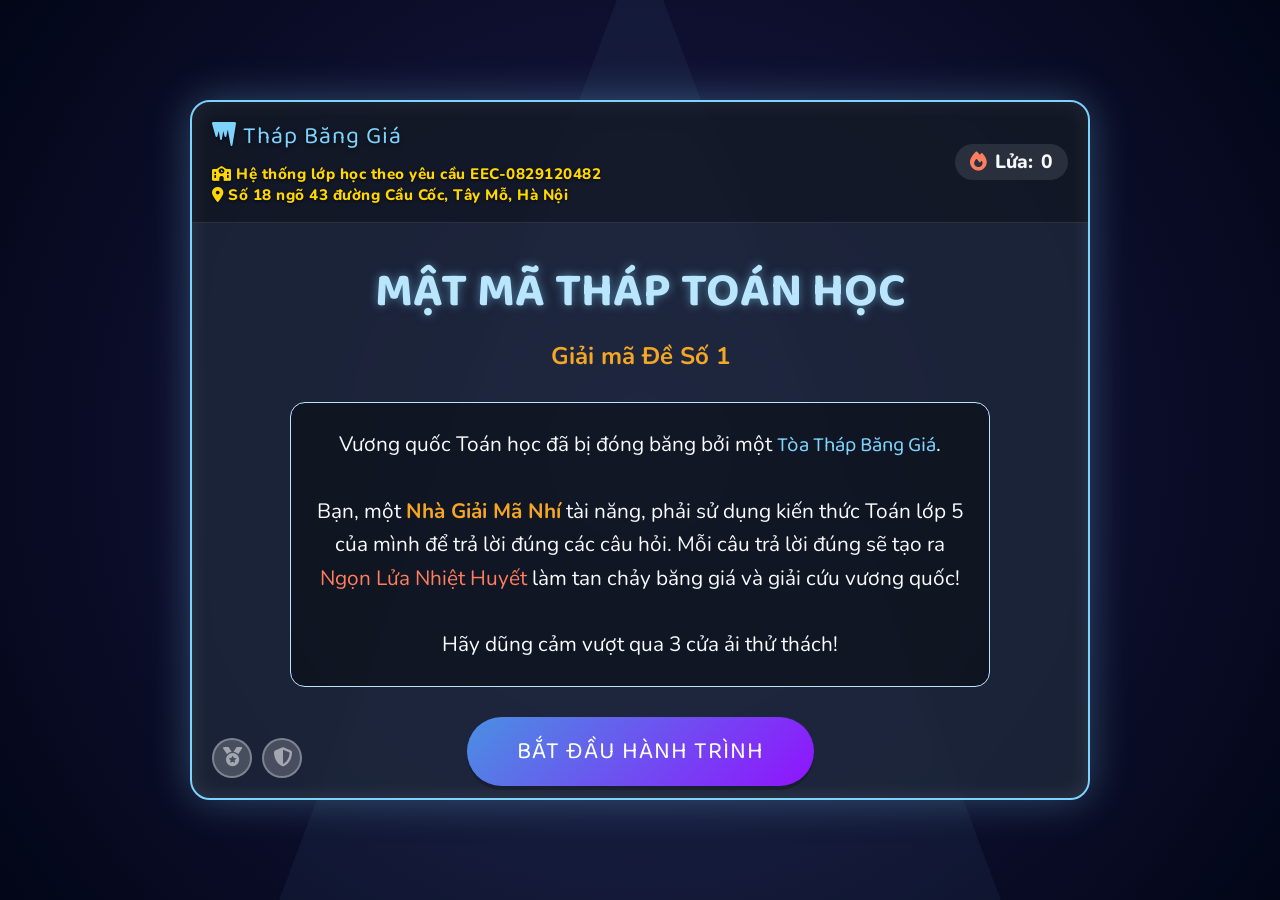
<file: giuahocky2lop5de1/index.html>
<!DOCTYPE html>
<html lang="vi">

<head>
    <meta charset="UTF-8">
    <meta name="viewport" content="width=device-width, initial-scale=1.0">
    <title>Mật mã Tháp Toán học - Giải mã Đề số 1</title>
    <link
        href="https://fonts.googleapis.com/css2?family=Baloo+2:wght@700;800&family=Nunito:wght@400;600;800&display=swap"
        rel="stylesheet">
    <link rel="stylesheet" href="https://cdnjs.cloudflare.com/ajax/libs/font-awesome/6.4.0/css/all.min.css">
    <style>
        :root {
            --primary: #4A90E2;
            --secondary: #9013FE;
            --accent: #F5A623;
            --success: #7ED321;
            --danger: #D0021B;
            --ice-1: #E0F2FE;
            --ice-2: #BAE6FD;
            --ice-3: #7DD3FC;
            --fire: #FF7E5F;
            --bg-color: #0F172A;
            --text: #F8FAFC;
            --text-dark: #1E293B;
            --panel-bg: rgba(255, 255, 255, 0.9);
        }

        * {
            box-sizing: border-box;
            margin: 0;
            padding: 0;
            user-select: none;
        }

        body {
            font-family: 'Nunito', sans-serif;
            background: var(--bg-color);
            color: var(--text);
            height: 100vh;
            overflow: hidden;
            display: flex;
            justify-content: center;
            align-items: center;
            background-image: radial-gradient(circle at center, #1E1B4B 0%, #020617 100%);
            transition: background 2s ease;
        }

        /* Tháp băng giá background */
        .bg-layer {
            position: absolute;
            top: 0;
            left: 0;
            right: 0;
            bottom: 0;
            z-index: 0;
            background: url('data:image/svg+xml;utf8,<svg xmlns="http://www.w3.org/2000/svg" viewBox="0 0 100 100"><polygon points="50,10 20,90 80,90" fill="rgba(125, 211, 252, 0.1)"/></svg>') center/cover;
            opacity: 0.5;
            transition: all 1s;
        }

        .bg-layer.melting {
            background: radial-gradient(circle, rgba(255, 126, 95, 0.2) 0%, rgba(2, 6, 23, 1) 100%);
        }

        #game-container {
            width: 100%;
            max-width: 900px;
            height: 90vh;
            max-height: 700px;
            background: rgba(30, 41, 59, 0.8);
            border-radius: 20px;
            box-shadow: 0 0 40px rgba(125, 211, 252, 0.3), inset 0 0 20px rgba(255, 255, 255, 0.1);
            position: relative;
            z-index: 10;
            overflow: hidden;
            display: flex;
            flex-direction: column;
            backdrop-filter: blur(10px);
            border: 2px solid var(--ice-3);
            transition: border-color 1s, box-shadow 1s;
        }

        #game-container.warm {
            border-color: var(--fire);
            box-shadow: 0 0 40px rgba(255, 126, 95, 0.3), inset 0 0 20px rgba(255, 255, 255, 0.1);
        }

        header {
            padding: 15px 20px;
            background: rgba(0, 0, 0, 0.3);
            display: flex;
            justify-content: space-between;
            align-items: center;
            border-bottom: 1px solid rgba(255, 255, 255, 0.1);
        }

        .title {
            font-family: 'Baloo 2', cursive;
            font-size: 1.5rem;
            color: var(--ice-3);
            text-shadow: 0 2px 4px rgba(0, 0, 0, 0.5);
            letter-spacing: 1px;
            transition: color 1s;
        }

        .title.warm {
            color: var(--fire);
        }

        .subtitle-eec {
            font-size: 0.95rem;
            color: #FFD700;
            margin-top: 8px;
            font-weight: 800;
            text-shadow: 0 1px 3px rgba(0, 0, 0, 0.8);
            letter-spacing: 0.5px;
            line-height: 1.4;
        }

        .stats {
            display: flex;
            gap: 15px;
            font-size: 1.2rem;
            font-weight: 800;
        }

        .stat-item {
            background: rgba(255, 255, 255, 0.1);
            padding: 5px 15px;
            border-radius: 20px;
            display: flex;
            align-items: center;
            gap: 8px;
        }

        .stat-score {
            color: var(--accent);
        }

        .stat-fire {
            color: var(--fire);
        }

        .screen {
            flex: 1;
            padding: 30px;
            display: none;
            flex-direction: column;
            align-items: center;
            animation: fadeIn 0.5s ease;
            overflow-y: auto;
        }

        .screen.active {
            display: flex;
        }

        @keyframes fadeIn {
            from {
                opacity: 0;
                transform: translateY(20px);
            }

            to {
                opacity: 1;
                transform: translateY(0);
            }
        }

        @keyframes shake {

            0%,
            100% {
                transform: translateX(0);
            }

            25% {
                transform: translateX(-5px);
            }

            75% {
                transform: translateX(5px);
            }
        }

        .btn {
            font-family: 'Baloo 2', cursive;
            padding: 15px 30px;
            font-size: 1.2rem;
            border: none;
            border-radius: 50px;
            cursor: pointer;
            transition: all 0.2s;
            box-shadow: 0 4px 0 rgba(0, 0, 0, 0.2);
            text-transform: uppercase;
            letter-spacing: 1px;
        }

        .btn:active {
            transform: translateY(4px);
            box-shadow: 0 0 0 rgba(0, 0, 0, 0);
        }

        .btn-primary {
            background: linear-gradient(135deg, var(--primary), var(--secondary));
            color: white;
        }

        .btn-primary:hover {
            filter: brightness(1.2);
        }

        .btn-fire {
            background: linear-gradient(135deg, #FF512F, #DD2476);
            color: white;
        }

        .btn-fire:hover {
            filter: brightness(1.2);
            box-shadow: 0 0 20px var(--fire);
        }

        /* Start Screen */
        .story-text {
            font-size: 1.3rem;
            line-height: 1.6;
            text-align: center;
            margin-bottom: 30px;
            max-width: 700px;
            background: rgba(0, 0, 0, 0.4);
            padding: 25px;
            border-radius: 15px;
            border: 1px solid var(--ice-2);
        }

        .highlight {
            color: var(--accent);
            font-weight: bold;
        }

        .ice-text {
            color: var(--ice-3);
            font-family: 'Baloo 2', cursive;
            font-weight: normal;
        }

        /* Map Screen */
        .map-container {
            display: flex;
            flex-direction: column;
            gap: 20px;
            width: 100%;
            max-width: 600px;
        }

        .level-card {
            background: rgba(255, 255, 255, 0.05);
            border: 2px solid var(--ice-2);
            border-radius: 15px;
            padding: 20px;
            display: flex;
            align-items: center;
            gap: 20px;
            cursor: pointer;
            transition: all 0.3s;
            position: relative;
            overflow: hidden;
        }

        .level-card:hover {
            transform: scale(1.02);
            background: rgba(255, 255, 255, 0.1);
        }

        .level-card.locked {
            opacity: 0.5;
            cursor: not-allowed;
            filter: grayscale(1);
        }

        .level-card.locked::after {
            content: "\f023";
            font-family: 'FontAwesome';
            position: absolute;
            top: 50%;
            right: 20px;
            transform: translateY(-50%);
            font-size: 2rem;
            color: rgba(255, 255, 255, 0.3);
        }

        .level-card.completed {
            border-color: var(--success);
            background: rgba(126, 211, 33, 0.1);
        }

        .level-icon {
            font-size: 3rem;
            width: 80px;
            height: 80px;
            display: flex;
            justify-content: center;
            align-items: center;
            background: rgba(0, 0, 0, 0.3);
            border-radius: 50%;
        }

        .level-info h3 {
            font-family: 'Baloo 2', cursive;
            font-size: 1.5rem;
            color: var(--accent);
            margin-bottom: 5px;
        }

        .level-info p {
            opacity: 0.8;
        }

        /* Question Screen */
        .progress-bar {
            width: 100%;
            height: 10px;
            background: rgba(255, 255, 255, 0.1);
            border-radius: 5px;
            margin-bottom: 20px;
            overflow: hidden;
        }

        .progress-fill {
            height: 100%;
            background: linear-gradient(90deg, var(--ice-3), var(--primary));
            width: 0%;
            transition: width 0.3s ease;
        }

        .question-box {
            background: var(--panel-bg);
            color: var(--text-dark);
            padding: 30px;
            border-radius: 20px;
            width: 100%;
            max-width: 700px;
            font-size: 1.4rem;
            font-weight: 600;
            text-align: center;
            margin-bottom: 30px;
            box-shadow: 0 10px 20px rgba(0, 0, 0, 0.2);
            position: relative;
        }

        .options-grid {
            display: grid;
            grid-template-columns: 1fr 1fr;
            gap: 15px;
            width: 100%;
            max-width: 700px;
        }

        @media (max-width: 600px) {
            .options-grid {
                grid-template-columns: 1fr;
            }

            .subtitle-eec {
                font-size: 0.8rem;
            }

            header {
                flex-direction: column;
                gap: 10px;
                align-items: flex-start;
            }

            .stats {
                align-self: flex-end;
            }

            .title {
                font-size: 1.2rem;
            }

            .question-box {
                font-size: 1.2rem;
                padding: 20px;
            }

            .btn {
                padding: 12px 20px;
                font-size: 1rem;
            }

            h1 {
                font-size: 2rem !important;
            }

            .input-group {
                flex-direction: column;
                align-items: flex-start;
            }

            .equation {
                width: 100%;
                justify-content: space-between;
            }
        }

        .option-btn {
            background: rgba(255, 255, 255, 0.1);
            border: 2px solid rgba(255, 255, 255, 0.2);
            padding: 15px 20px;
            border-radius: 15px;
            font-size: 1.2rem;
            font-weight: bold;
            color: var(--text);
            cursor: pointer;
            transition: all 0.2s;
            text-align: left;
            display: flex;
            align-items: center;
            gap: 10px;
        }

        .option-btn:hover {
            background: rgba(255, 255, 255, 0.2);
            border-color: var(--ice-3);
            transform: scale(1.02);
        }

        .option-btn.correct {
            background: var(--success);
            border-color: var(--success);
            color: white;
        }

        .option-btn.wrong {
            background: var(--danger);
            border-color: var(--danger);
            color: white;
            animation: shake 0.4s;
        }

        .option-letter {
            background: rgba(0, 0, 0, 0.2);
            width: 30px;
            height: 30px;
            display: flex;
            justify-content: center;
            align-items: center;
            border-radius: 50%;
            font-family: 'Baloo 2', cursive;
        }

        /* Tự luận Screen */
        .tuluan-container {
            width: 100%;
            max-width: 700px;
            display: flex;
            flex-direction: column;
            gap: 20px;
        }

        .tuluan-box {
            background: rgba(255, 255, 255, 0.9);
            color: var(--text-dark);
            padding: 20px;
            border-radius: 15px;
            display: flex;
            flex-direction: column;
            gap: 10px;
        }

        .tuluan-box h4 {
            color: var(--primary);
            font-family: 'Baloo 2', cursive;
        }

        .input-group {
            display: flex;
            gap: 10px;
            align-items: center;
            flex-wrap: wrap;
        }

        .tuluan-input {
            padding: 10px 15px;
            border: 2px solid #ccc;
            border-radius: 10px;
            font-size: 1.1rem;
            font-family: 'Nunito', sans-serif;
            font-weight: bold;
            width: 120px;
            text-align: center;
            outline: none;
            transition: border-color 0.2s;
        }

        .tuluan-input:focus {
            border-color: var(--primary);
        }

        .tuluan-input.correct {
            border-color: var(--success);
            background: #f0fdf4;
            color: var(--success);
        }

        .tuluan-input.wrong {
            border-color: var(--danger);
            background: #fef2f2;
            color: var(--danger);
            animation: shake 0.4s;
        }

        /* Modals and notifications */
        .overlay {
            position: absolute;
            top: 0;
            left: 0;
            right: 0;
            bottom: 0;
            background: rgba(0, 0, 0, 0.7);
            display: none;
            justify-content: center;
            align-items: center;
            z-index: 100;
            backdrop-filter: blur(5px);
        }

        .modal {
            background: white;
            color: var(--text-dark);
            padding: 30px;
            border-radius: 20px;
            text-align: center;
            max-width: 400px;
            position: relative;
            transform: scale(0.8);
            transition: transform 0.3s cubic-bezier(0.175, 0.885, 0.32, 1.275);
        }

        .modal.active {
            transform: scale(1);
        }

        .modal h2 {
            font-family: 'Baloo 2', cursive;
            margin-bottom: 15px;
        }

        .modal p {
            font-size: 1.1rem;
            margin-bottom: 25px;
            line-height: 1.5;
        }

        .modal-icon {
            font-size: 4rem;
            margin-bottom: 15px;
        }

        .modal.reward h2 {
            color: var(--accent);
        }

        .modal.reward .modal-icon {
            color: var(--accent);
            animation: pulse 1.5s infinite;
        }

        @keyframes pulse {
            0% {
                transform: scale(1);
            }

            50% {
                transform: scale(1.1);
            }

            100% {
                transform: scale(1);
            }
        }

        .inventory {
            position: absolute;
            bottom: 20px;
            left: 20px;
            display: flex;
            gap: 10px;
        }

        .inv-item {
            width: 40px;
            height: 40px;
            background: rgba(255, 255, 255, 0.2);
            border-radius: 50%;
            display: flex;
            justify-content: center;
            align-items: center;
            font-size: 1.2rem;
            color: rgba(255, 255, 255, 0.5);
            border: 2px solid rgba(255, 255, 255, 0.3);
            transition: all 0.3s;
        }

        .inv-item.active {
            background: var(--accent);
            color: white;
            border-color: white;
            box-shadow: 0 0 10px var(--accent);
        }

        .inv-item:hover .tooltip {
            display: block;
        }

        .tooltip {
            position: absolute;
            bottom: 50px;
            left: 0;
            background: rgba(0, 0, 0, 0.8);
            color: white;
            padding: 5px 10px;
            border-radius: 5px;
            font-size: 0.8rem;
            white-space: nowrap;
            display: none;
            pointer-events: none;
        }

        .fraction {
            display: inline-block;
            vertical-align: middle;
            text-align: center;
            font-size: 0.9em;
        }

        .fraction>span {
            display: block;
            padding: 0.1em;
        }

        .fraction span.top {
            border-bottom: 2px solid var(--text-dark);
        }

        .equation {
            display: flex;
            align-items: center;
            gap: 10px;
            font-size: 1.2rem;
            font-family: 'Baloo 2', cursive;
            margin: 5px 0;
            padding: 5px 10px;
            background: rgba(0, 0, 0, 0.05);
            border-radius: 10px;
        }
    </style>
</head>

<body>
    <div class="bg-layer" id="bgLayer"></div>

    <div id="game-container">
        <header>
            <div style="display: flex; flex-direction: column;">
                <div class="title" id="mainTitle"><i class="fa-solid fa-icicles"></i> Tháp Băng Giá</div>
                <div class="subtitle-eec"><i class="fa-solid fa-school"></i> Hệ thống lớp học theo yêu cầu
                    EEC-0829120482<br><i class="fa-solid fa-location-dot"></i> Số 18 ngõ 43 đường Cầu Cốc, Tây Mỗ, Hà
                    Nội</div>
            </div>
            <div class="stats">
                <div class="stat-item"><i class="fa-solid fa-fire stat-fire"></i> Lửa: <span id="score">0</span></div>
            </div>
        </header>

        <!-- Màn hình bắt đầu -->
        <div class="screen active" id="screen-start">
            <h1
                style="font-family: 'Baloo 2', cursive; font-size: 3rem; color: var(--ice-2); margin-bottom: 10px; text-shadow: 0 0 10px rgba(125,211,252,0.5); text-align: center;">
                MẬT MÃ THÁP TOÁN HỌC</h1>
            <h2 style="color: var(--accent); margin-bottom: 30px;">Giải mã Đề Số 1</h2>

            <div class="story-text">
                Vương quốc Toán học đã bị đóng băng bởi một <span class="ice-text">Tòa Tháp Băng Giá</span>.<br><br>
                Bạn, một <span class="highlight">Nhà Giải Mã Nhí</span> tài năng, phải sử dụng kiến thức Toán lớp 5 của
                mình để trả lời đúng các câu hỏi. Mỗi câu trả lời đúng sẽ tạo ra <span class="stat-fire">Ngọn Lửa Nhiệt
                    Huyết</span> làm tan chảy băng giá và giải cứu vương quốc!<br><br>
                Hãy dũng cảm vượt qua 3 cửa ải thử thách!
            </div>

            <button class="btn btn-primary" style="font-size: 1.5rem; padding: 15px 50px;" onclick="startGame()">Bắt đầu
                Hành Trình</button>
        </div>

        <!-- Màn hình bản đồ -->
        <div class="screen" id="screen-map">
            <h2 style="font-family: 'Baloo 2', cursive; font-size: 2rem; margin-bottom: 30px; color: var(--ice-2);">
                Bản Đồ Hành Trình</h2>

            <div class="map-container">
                <div class="level-card" id="level-1" onclick="startLevel(1)">
                    <div class="level-icon" style="color: #4A90E2;"><i class="fa-solid fa-chess-rook"></i></div>
                    <div class="level-info">
                        <h3>Cửa ải 1: Cung điện Thập phân</h3>
                        <p>5 mã số trắc nghiệm đầu tiên</p>
                    </div>
                </div>

                <div class="level-card locked" id="level-2" onclick="startLevel(2)">
                    <div class="level-icon" style="color: #9013FE;"><i class="fa-solid fa-cube"></i></div>
                    <div class="level-info">
                        <h3>Cửa ải 2: Mê cung Hình khối</h3>
                        <p>Khám phá bí ẩn của các khối không gian</p>
                    </div>
                </div>

                <div class="level-card locked" id="level-3" onclick="startLevel(3)">
                    <div class="level-icon" style="color: #F5A623;"><i class="fa-solid fa-mountain"></i></div>
                    <div class="level-info">
                        <h3>Cửa ải 3: Đỉnh núi Tự luận</h3>
                        <p>Đương đầu với thử thách cao nhất</p>
                    </div>
                </div>
            </div>
        </div>

        <!-- Màn hình Trắc nghiệm -->
        <div class="screen" id="screen-mcq">
            <h2 id="mcq-title" style="font-family: 'Baloo 2', cursive; margin-bottom: 10px; color: var(--ice-2);">
                Cửa ải 1</h2>
            <div class="progress-bar">
                <div class="progress-fill" id="mcq-progress"></div>
            </div>

            <div class="question-box" id="mcq-question">
                Đang tải câu hỏi...
            </div>

            <div class="options-grid" id="mcq-options">
                <!-- Options generated by JS -->
            </div>

            <button class="btn btn-primary" id="btn-next-mcq" style="margin-top: 20px; display: none;"
                onclick="nextQuestion()">Tiếp tục <i class="fa-solid fa-arrow-right"></i></button>
        </div>

        <!-- Màn hình Tự luận -->
        <div class="screen" id="screen-tuluan">
            <h2 style="font-family: 'Baloo 2', cursive; margin-bottom: 10px; color: var(--accent);">Đỉnh Núi Tự Luận
            </h2>
            <div class="progress-bar">
                <div class="progress-fill" style="width: 100%; background: var(--accent);"></div>
            </div>

            <div class="tuluan-container" id="tl-container">
                <!-- Task 1 -->
                <div class="tuluan-box"
                    data-hint="Nhiệm vụ 1: Chú ý đặt tính thẳng cột dấu phẩy. Phép nhân cần đếm đúng số chữ số thập phân.">
                    <h4>Nhiệm vụ 1: Mã PIN Phép Tính</h4>
                    <p>Thực hiện các phép tính sau và nhập kết quả để mở khóa cổng:</p>
                    <div class="input-group">
                        <div class="equation">257,36 + 48,729 = <input type="number" step="0.001"
                                class="tuluan-input tl-ans" data-ans="306.089"></div>
                        <div class="equation">95,482 - 37,648 = <input type="number" step="0.001"
                                class="tuluan-input tl-ans" data-ans="57.834"></div>
                        <div class="equation">4,75 × 3,82 = <input type="number" step="0.001"
                                class="tuluan-input tl-ans" data-ans="18.145"></div>
                        <div class="equation">56,28 : 4,2 = <input type="number" step="0.01" class="tuluan-input tl-ans"
                                data-ans="13.4"></div>
                    </div>
                </div>

                <!-- Task 2 -->
                <div class="tuluan-box"
                    data-hint="Nhiệm vụ 2: Hãy làm theo các bước sau nhé!<br>1. Tìm tổng số gạo mới: Sau khi kho A chuyển đi 20 tấn, tổng số gạo hai kho là 240 - 20 = 220 (tấn).<br>2. Tìm tổng số phần: Kho A bằng 2/3 kho B, tức là kho A 2 phần, kho B 3 phần. Tổng số phần bằng nhau là 2 + 3 = 5 (phần).<br>3. Tính số gạo lúc sau: Kho B = (220 : 5) × 3 = 132 (tấn).<br>4. Tính số gạo lúc đầu: Kho B không đổi nên vẫn là 132 tấn, còn kho A lúc đầu là 240 - 132 = ?">
                    <h4>Nhiệm vụ 2: Bài toán Kho gạo</h4>
                    <p>Hai kho chứa 240 tấn gạo. Sau khi kho A chuyển đi 20 tấn thì số gạo còn lại của kho A bằng <span
                            class="fraction"><span class="top">2</span><span>3</span></span> số gạo của kho B.</p>
                    <p><em>Gợi ý: Tổng số gạo sau khi chuyển là 220 tấn. Áp dụng toán Tổng-Tỉ!</em></p>
                    <div class="input-group">
                        <span>Kho A lúc đầu (tấn):</span> <input type="number" class="tuluan-input tl-ans"
                            data-ans="108">
                        <span>Kho B lúc đầu (tấn):</span> <input type="number" class="tuluan-input tl-ans"
                            data-ans="132">
                    </div>
                </div>

                <!-- Task 3 -->
                <div class="tuluan-box"
                    data-hint="Nhiệm vụ 3: Cách tính nhanh biểu thức:<br>1. Nhóm theo cặp: (125 × 36 + 125 × 64) + (75 × 36 + 75 × 64)<br>2. Đặt thừa số chung mỗi nhóm: 125 × (36 + 64) + 75 × (36 + 64)<br>3. Tính tổng trong ngoặc: 125 × 100 + 75 × 100<br>4. Tiếp tục đặt thừa số chung: 100 × (125 + 75) = 100 × 200 = ?">
                    <h4>Nhiệm vụ 3: Tính nhanh Thần tốc</h4>
                    <p>Tính bằng cách thuận tiện nhất: <strong>125 × 36 + 125 × 64 + 75 × 36 + 75 × 64</strong></p>
                    <div class="input-group">
                        <span>Kết quả:</span> <input type="number" class="tuluan-input tl-ans" data-ans="20000">
                    </div>
                </div>
            </div>

            <button class="btn btn-fire" style="margin-top: 30px;" onclick="checkTuluan()">Giải mã Đỉnh Núi <i
                    class="fa-solid fa-key"></i></button>
        </div>

        <!-- Màn hình Chiến Thắng -->
        <div class="screen" id="screen-victory">
            <h1
                style="font-family: 'Baloo 2', cursive; font-size: 3.5rem; color: var(--fire); text-shadow: 0 0 20px rgba(255,126,95,0.8); margin-bottom: 20px; text-align: center;">
                VƯƠNG QUỐC ĐÃ SƯỞI ẤM!</h1>
            <div style="font-size: 5rem; margin-bottom: 20px;"><i class="fa-solid fa-sun"
                    style="color: #FFD700; text-shadow: 0 0 30px #FFD700;"></i></div>
            <p style="font-size: 1.3rem; text-align: center; max-width: 600px; margin-bottom: 30px; line-height: 1.6;">
                Chúc mừng Nhà Giải Mã Nhí! Những ngọn lửa nhiệt huyết của em đã làm tan chảy hoàn toàn Tòa Tháp Băng
                Giá.<br><br>
                Em đã giải xuất sắc toàn bộ Đề Số 1!
            </p>
            <button class="btn btn-primary" onclick="location.reload()">Chơi lại từ đầu</button>
        </div>

        <div class="inventory">
            <div class="inv-item" id="inv-badge"><i class="fa-solid fa-medal"></i>
                <div class="tooltip">Huy hiệu Đơn vị</div>
            </div>
            <div class="inv-item" id="inv-shield"><i class="fa-solid fa-shield-halved"></i>
                <div class="tooltip">Khiên Công thức</div>
            </div>
        </div>

    </div>

    <!-- Modals -->
    <div class="overlay" id="modal-overlay">
        <div class="modal" id="modal-box">
            <div class="modal-icon" id="modal-icon"><i class="fa-regular fa-face-frown"></i></div>
            <h2 id="modal-title">Chưa chính xác</h2>
            <p id="modal-desc">Hãy thử đọc lại gợi ý nhé!</p>
            <button class="btn btn-primary" id="modal-btn" onclick="closeModal()">Thử lại</button>
        </div>
    </div>

    <!-- Audio Effects -->
    <script>
        // Audio Context for sound effects
        const AudioContext = window.AudioContext || window.webkitAudioContext;
        const audioCtx = new AudioContext();

        // Mở khoá Audio Context trên iOS/Android khi người chơi chạm màn hình lần đầu
        function unlockAudio() {
            if (audioCtx.state === 'suspended') {
                audioCtx.resume();
            }
            // Tạo một âm thanh im lặng (silent sound) để đánh thức context
            const oscillator = audioCtx.createOscillator();
            const gainNode = audioCtx.createGain();
            gainNode.gain.value = 0;
            oscillator.connect(gainNode);
            gainNode.connect(audioCtx.destination);
            oscillator.start(0);
            oscillator.stop(0.001);

            document.removeEventListener('touchstart', unlockAudio);
            document.removeEventListener('click', unlockAudio);
        }
        document.addEventListener('touchstart', unlockAudio, { once: true });
        document.addEventListener('click', unlockAudio, { once: true });

        function playTone(frequency, type, duration, vol = 0.1) {
            if (audioCtx.state === 'suspended') audioCtx.resume();
            const oscillator = audioCtx.createOscillator();
            const gainNode = audioCtx.createGain();
            oscillator.type = type;
            oscillator.frequency.value = frequency;
            gainNode.gain.setValueAtTime(vol, audioCtx.currentTime);
            gainNode.gain.exponentialRampToValueAtTime(0.01, audioCtx.currentTime + duration);
            oscillator.connect(gainNode);
            gainNode.connect(audioCtx.destination);
            oscillator.start();
            oscillator.stop(audioCtx.currentTime + duration);
        }

        const sfx = {
            correct: () => {
                playTone(440, 'sine', 0.1);
                setTimeout(() => playTone(660, 'sine', 0.2), 100);
            },
            wrong: () => {
                playTone(300, 'sawtooth', 0.3);
                setTimeout(() => playTone(200, 'sawtooth', 0.3), 150);
            },
            click: () => playTone(500, 'sine', 0.05, 0.05),
            reward: () => {
                [523.25, 659.25, 783.99, 1046.50].forEach((freq, i) => {
                    setTimeout(() => playTone(freq, 'sine', 0.2, 0.1), i * 150);
                });
            },
            victory: () => {
                const notes = [440, 554.37, 659.25, 880, 659.25, 880, 1108.73];
                notes.forEach((freq, i) => {
                    setTimeout(() => playTone(freq, 'square', 0.3, 0.05), i * 200);
                });
            }
        };

        // Game Data
        const DB = {
            level1: [
                {
                    q: `Phân số <div class="fraction"><span class="top">9</span><span>100</span></div> biến hình thành tỉ số phần trăm nào?`,
                    opts: ["9%", "90%", "0,9%", "900%"],
                    ans: 0,
                    hint: "Chỉ cần lấy tử số khi mẫu số đã là 100 nhé. Ký hiệu % thay cho /100."
                },
                {
                    q: "Truy tìm 15% của số 40.",
                    opts: ["6", "60", "15", "4"],
                    ans: 0,
                    hint: "Muốn tìm phần trăm của 1 số, ta lấy số đó nhân với số phần trăm rồi chia 100 (40 x 15 : 100)."
                },
                {
                    q: "Cân bằng thể tích: 8m³ 7dm³ = ... m³",
                    opts: ["8,7", "8,07", "8,007", "8,0007"],
                    ans: 2,
                    hint: "Nhớ lại bảng đơn vị đo thể tích: 1m³ = 1000dm³. Vậy 7dm³ = 0,007m³.",
                    reward: "badge"
                },
                {
                    q: "Bản đồ khu KCN tỉ lệ 1:50.000. Tổng dài và rộng là 20km. Dài gấp 4 lần rộng. Chiều dài trên bản đồ là bao nhiêu cm?",
                    opts: ["16 cm", "32 cm", "160 cm", "320 cm"],
                    ans: 1,
                    hint: "Logic: Dài gấp 4 rộng (tổng 5 phần) -> Chiều dài thực = 16km = 1.600.000cm. Chia tỉ lệ 50.000."
                },
                {
                    q: `Hiệu của hai số là 156, tỉ số của chúng là <div class="fraction"><span class="top">7</span><span>5</span></div>. Hai số đó là:`,
                    opts: ["390 và 546", "390 và 234", "156 và 312", "546 và 702"],
                    ans: 0,
                    hint: "Giải toán Hiệu-Tỉ: Hiệu số phần bằng nhau là 7 - 5 = 2 phần. Giá trị 1 phần là 156 : 2 = 78."
                }
            ],
            level2: [
                {
                    q: "Hình lập phương có cạnh 8cm. Diện tích toàn phần là bao nhiêu?",
                    opts: ["256 cm²", "384 cm²", "512 cm²", "64 cm²"],
                    ans: 1,
                    hint: "Diên tích toàn phần hình lập phương = (cạnh x cạnh) x 6.",
                    reward: "shield",
                    formula: "S(toàn phần) = a × a × 6"
                },
                {
                    q: "Diện tích xung quanh của hình hộp chữ nhật có chiều dài 40dm, rộng 30dm và cao 25dm là:",
                    opts: ["3500 dm²", "4000 dm²", "7000 dm²", "1750 dm²"],
                    ans: 0,
                    hint: "S xung quanh = Chu vi đáy x Chiều cao = (dài + rộng) x 2 x cao.",
                    formula: "S(xq) = (a + b) × 2 × h"
                },
                {
                    q: "Tính thể tích hình hộp chữ nhật có kích thước: dài 5,2cm, rộng 4cm, cao 5,5cm.",
                    opts: ["114,4 cm³", "101,2 cm³", "11,44 cm³", "1144 cm³"],
                    ans: 0,
                    hint: "Thể tích = Dài x Rộng x Cao.",
                    formula: "V = a × b × h"
                },
                {
                    q: "Tìm bán kính của hình tròn có diện tích 113,04 cm².",
                    opts: ["36 cm", "6 cm", "12 cm", "18 cm"],
                    ans: 1,
                    hint: "Diện tích = r x r x 3,14 => r x r = 113,04 : 3,14 = 36. Vậy r = ?"
                },
                {
                    q: "Tìm S đáy hình hộp chữ nhật khi biết S xung quanh là 26m², chiều dài gấp rưỡi chiều rộng và chiều cao là 2m.",
                    opts: ["10,14 m²", "10,4 m²", "5,07 m²", "20,28 m²"],
                    ans: 0,
                    hint: "Chu vi đáy = 26 : 2 = 13m. Tổng dài+rộng = 6,5m. Dài gấp rưỡi(3/2) rộng => tìm dài, rộng rồi tính S."
                }
            ]
        };

        // Game State
        let currentLevel = 1;
        let currentQIndex = 0;
        let score = 0;
        let unlockedLevels = [1];
        let currentQuestions = [];

        // Functions
        function playSound(type) { sfx[type](); }

        function showScreen(id) {
            document.querySelectorAll('.screen').forEach(s => s.classList.remove('active'));
            document.getElementById(id).classList.add('active');
        }

        function startGame() {
            playSound('click');
            showScreen('screen-map');
        }

        function updateMap() {
            for (let i = 1; i <= 3; i++) {
                const card = document.getElementById(`level-${i}`);
                if (unlockedLevels.includes(i)) {
                    card.classList.remove('locked');
                }
                if (currentLevel > i && unlockedLevels.includes(currentLevel)) {
                    card.classList.add('completed');
                }
            }
        }

        function startLevel(lev) {
            playSound('click');
            if (!unlockedLevels.includes(lev)) return;

            if (lev === 3) {
                showScreen('screen-tuluan');
                return;
            }

            currentLevel = lev;
            currentQIndex = 0;
            currentQuestions = lev === 1 ? DB.level1 : DB.level2;

            document.getElementById('mcq-title').innerHTML = lev === 1 ? 'Cửa ải 1: Cung điện Thập phân' : 'Cửa ải 2: Mê cung Hình khối';
            showScreen('screen-mcq');
            loadQuestion();
        }

        function loadQuestion() {
            const qData = currentQuestions[currentQIndex];
            document.getElementById('mcq-question').innerHTML = qData.q;
            document.getElementById('btn-next-mcq').style.display = 'none';

            const progress = (currentQIndex / currentQuestions.length) * 100;
            document.getElementById('mcq-progress').style.width = progress + '%';

            const optsDiv = document.getElementById('mcq-options');
            optsDiv.innerHTML = '';

            const letters = ['A', 'B', 'C', 'D'];
            qData.opts.forEach((opt, idx) => {
                const btn = document.createElement('button');
                btn.className = 'option-btn';
                btn.innerHTML = `<div class="option-letter">${letters[idx]}</div> <div>${opt}</div>`;
                btn.onclick = () => checkAnswer(idx, btn, qData);
                optsDiv.appendChild(btn);
            });
        }

        function checkAnswer(selectedIdx, btn, qData) {
            // Disable all buttons
            document.querySelectorAll('.option-btn').forEach(b => b.style.pointerEvents = 'none');

            if (selectedIdx === qData.ans) {
                playSound('correct');
                btn.classList.add('correct');
                addScore();

                if (qData.reward) grantReward(qData.reward, qData.formula);
                else showModal('Chính xác!', 'Khí nóng tỏa ra, băng đang bắt đầu tan!', 'success', 'fa-face-smile-beam');

                document.getElementById('btn-next-mcq').style.display = 'block';
            } else {
                playSound('wrong');
                btn.classList.add('wrong');
                showModal('Oh không...', 'Gợi ý: ' + qData.hint, 'error', 'fa-face-rolling-eyes');

                // Allow replay after modal
                setTimeout(() => {
                    document.querySelectorAll('.option-btn').forEach(b => b.style.pointerEvents = 'auto');
                    btn.classList.remove('wrong');
                }, 500);
            }
        }

        function addScore() {
            score += 10;
            document.getElementById('score').innerText = score;
        }

        function nextQuestion() {
            playSound('click');
            currentQIndex++;
            if (currentQIndex >= currentQuestions.length) {
                levelComplete();
            } else {
                loadQuestion();
            }
        }

        function levelComplete() {
            playSound('reward');
            currentLevel++;
            unlockedLevels.push(currentLevel);
            updateMap();
            showModal('Hoàn thành Cửa ải!', 'Bạn đã mở khóa khu vực tiếp theo!', 'success', 'fa-unlock-keyhole');
            if (currentLevel > 1) {
                document.getElementById('game-container').classList.add('warm');
                document.getElementById('mainTitle').classList.add('warm');
                document.getElementById('mainTitle').innerHTML = '<i class="fa-solid fa-fire"></i> Tháp Đang Tan...';
                document.getElementById('bgLayer').classList.add('melting');
            }
            showScreen('screen-map');
        }

        // Tự luận logic
        function checkTuluan() {
            const boxes = document.querySelectorAll('.tuluan-box');
            let allCorrect = true;
            let hints = [];

            boxes.forEach(box => {
                const inputs = box.querySelectorAll('.tl-ans');
                if (inputs.length === 0) return;

                let boxCorrect = true;
                inputs.forEach(input => {
                    const expected = parseFloat(input.dataset.ans);
                    const val = parseFloat(input.value.replace(',', '.')); // support vi comma

                    if (val === expected) {
                        input.classList.add('correct');
                        input.classList.remove('wrong');
                    } else {
                        input.classList.add('wrong');
                        input.classList.remove('correct');
                        boxCorrect = false;
                        allCorrect = false;
                    }
                });

                if (!boxCorrect && box.dataset.hint) {
                    hints.push(box.dataset.hint);
                }
            });

            if (allCorrect) {
                playSound('victory');
                showScreen('screen-victory');
            } else {
                playSound('wrong');
                let hintText = hints.length > 0 ? "<div style='text-align:left; font-size:1rem; line-height:1.5;'>" + hints.map(h => "💡 " + h).join("<br><br>") + "</div>" : "Có đáp án chưa chính xác. Hãy tính toán lại cẩn thận nhé!";
                showModal('Chưa mở được khóa', hintText, 'error', 'fa-lock');
                setTimeout(() => {
                    document.querySelectorAll('.tl-ans.wrong').forEach(i => i.classList.remove('wrong'));
                }, 1000);
            }
        }

        function grantReward(type, formula) {
            playSound('reward');
            if (type === 'badge') {
                document.getElementById('inv-badge').classList.add('active');
                showModal('Tặng Huy Hiện!', 'Bạn nhận được Huy hiệu Chuyên gia Đơn vị!', 'reward', 'fa-medal');
            } else if (type === 'shield') {
                document.getElementById('inv-shield').classList.add('active');
                let desc = 'Bạn nhận được Khiên Công thức!<br><br><strong style="color:var(--primary); font-size:1.2rem;">' + formula + '</strong>';
                showModal('Vật phẩm mới!', desc, 'reward', 'fa-shield-halved');
            }
        }

        // Modal Logic
        function showModal(title, desc, type, iconClass) {
            const modal = document.getElementById('modal-box');
            document.getElementById('modal-title').innerHTML = title;
            document.getElementById('modal-desc').innerHTML = desc;

            const iconEl = document.getElementById('modal-icon');
            iconEl.innerHTML = `<i class="fa-solid ${iconClass}"></i>`;
            iconEl.style.color = type === 'success' ? 'var(--success)' : (type === 'reward' ? 'var(--accent)' : 'var(--danger)');

            modal.className = 'modal active';
            if (type === 'reward') modal.classList.add('reward');

            document.getElementById('modal-overlay').style.display = 'flex';
        }

        function closeModal() {
            playSound('click');
            document.getElementById('modal-overlay').style.display = 'none';
        }

    </script>
</body>

</html>
</file>
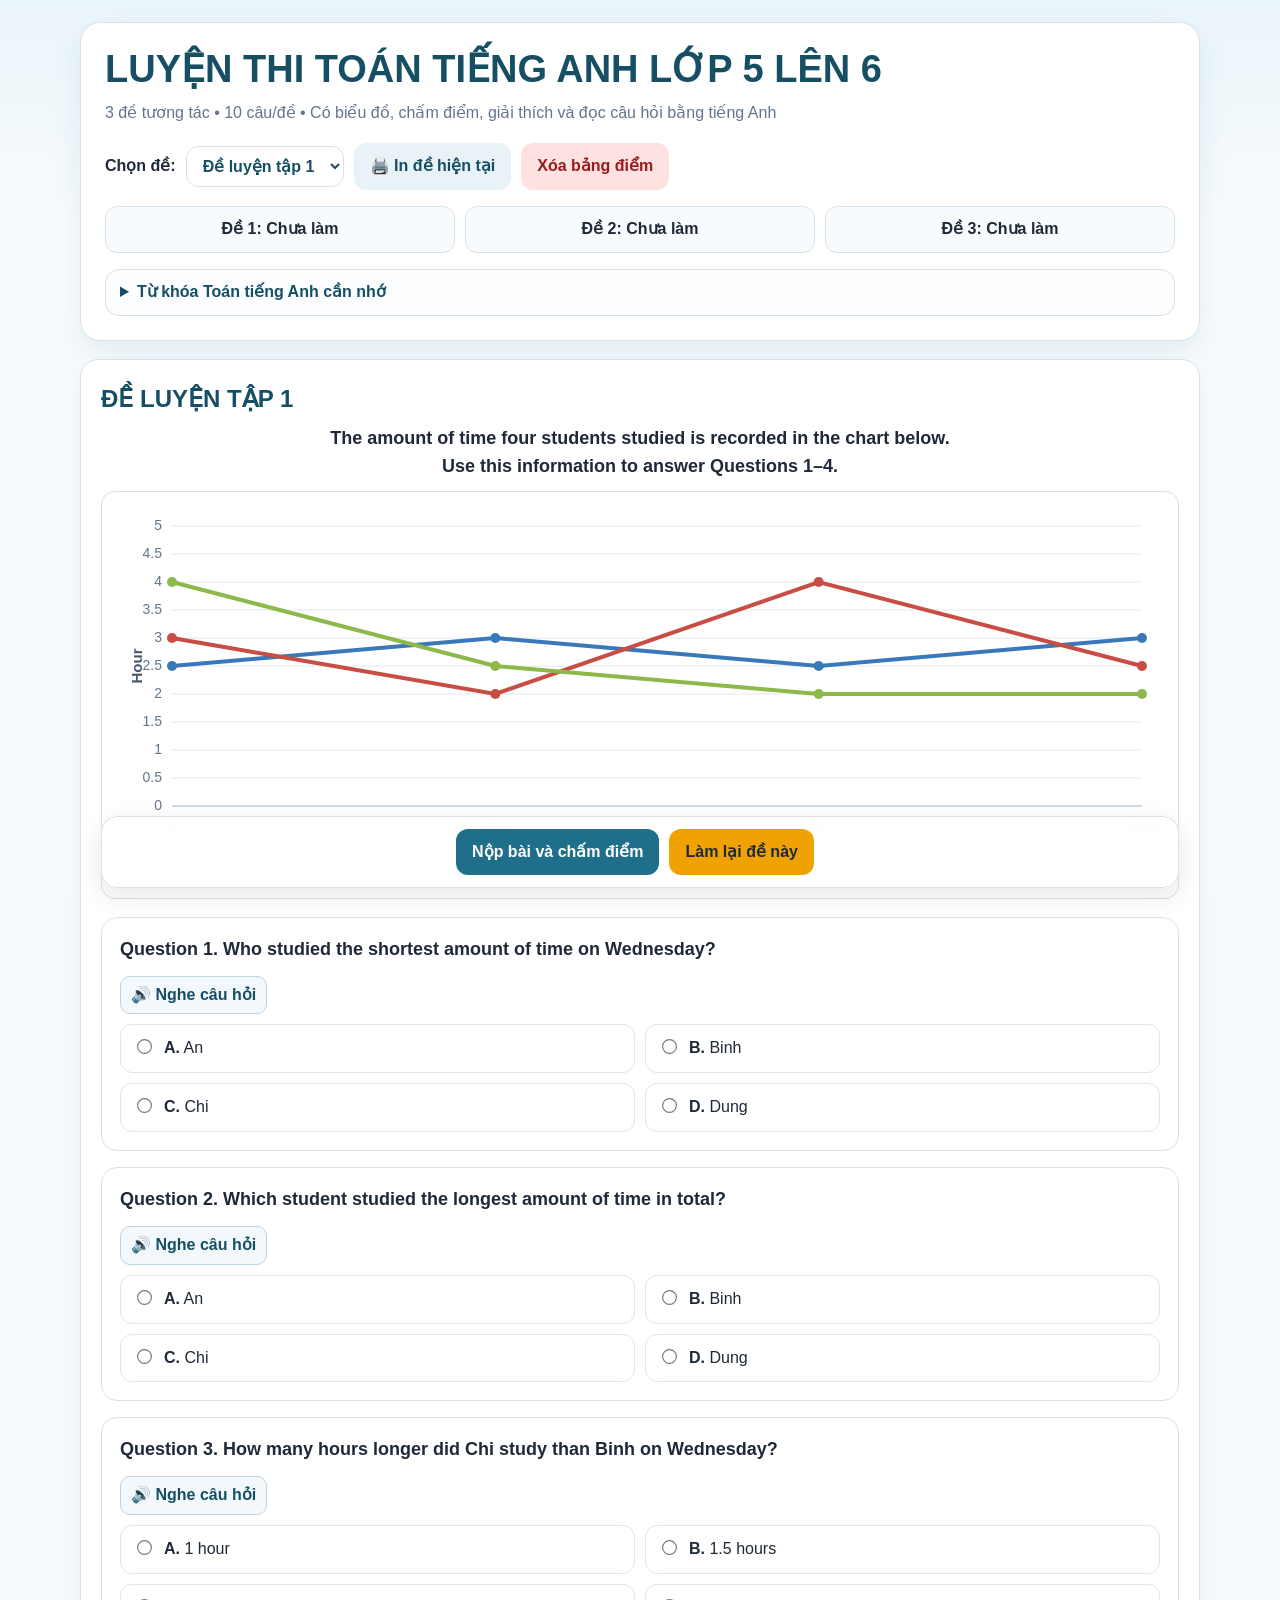
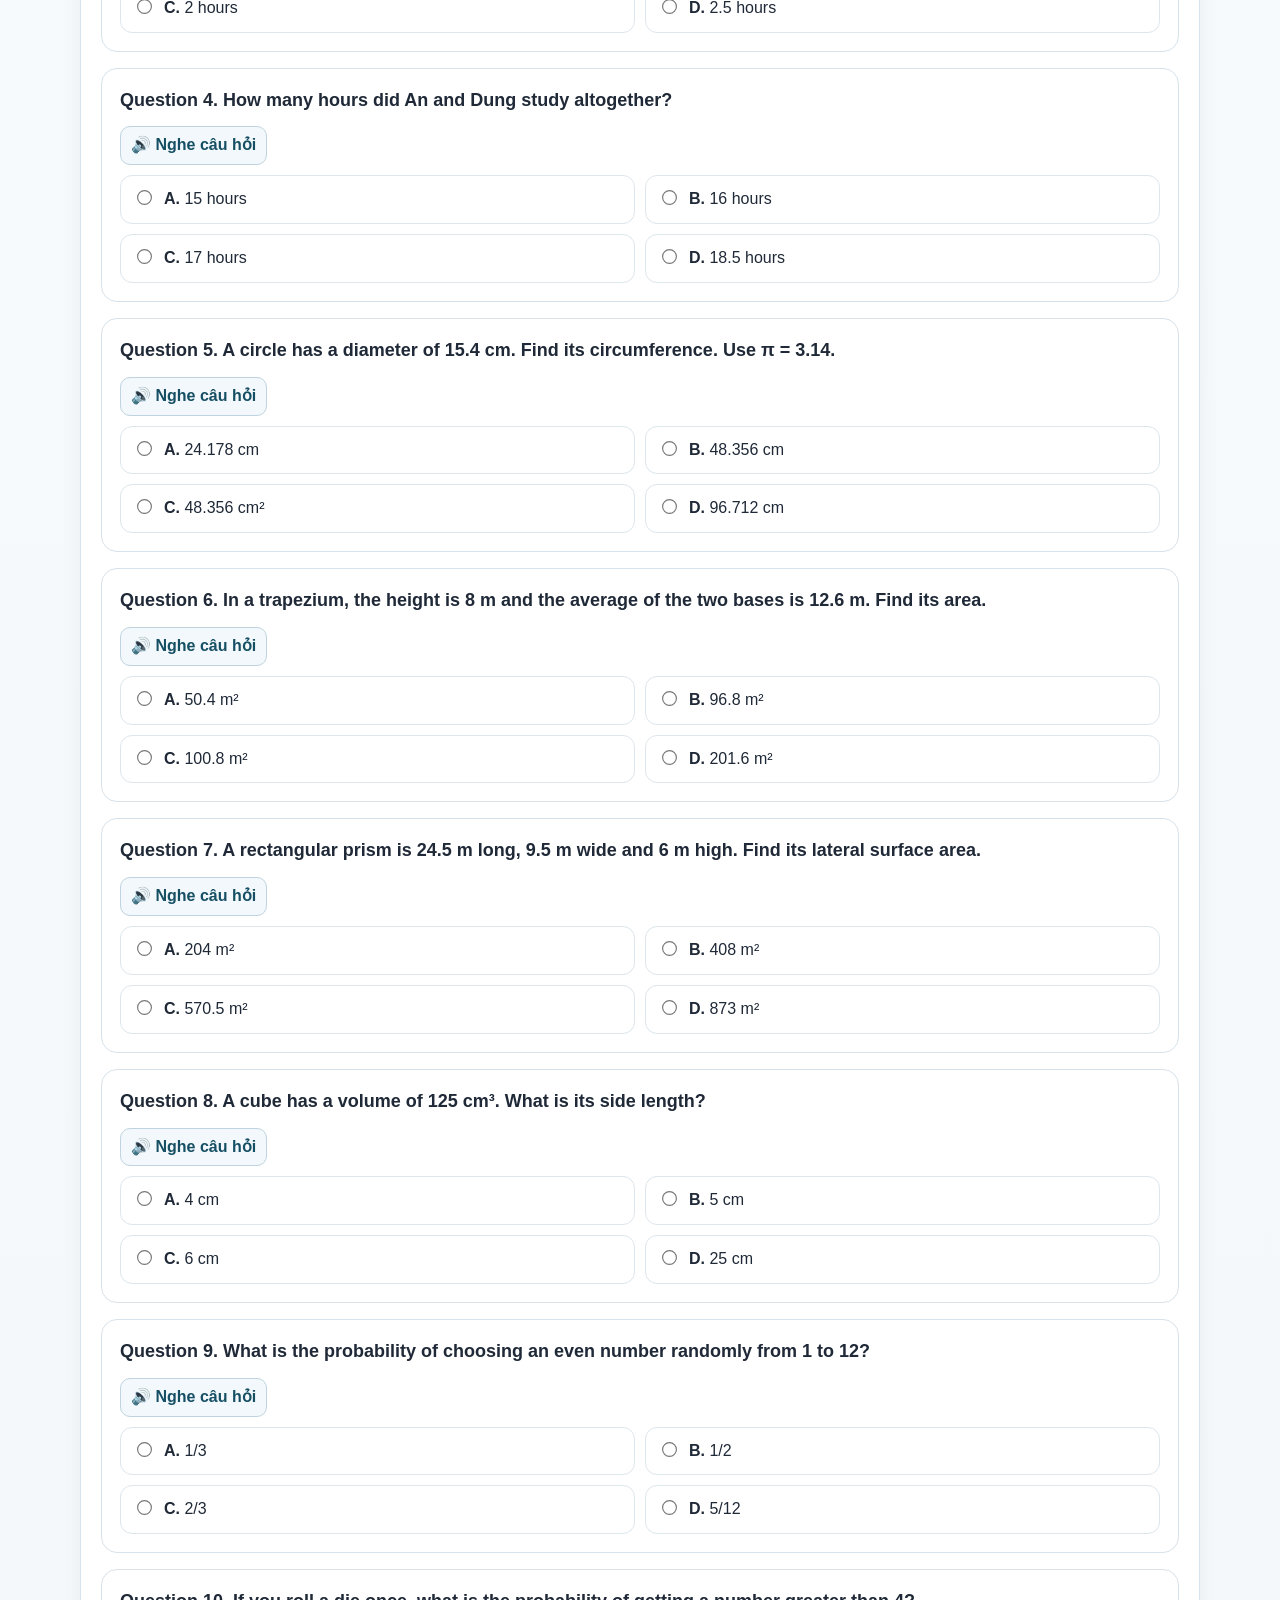
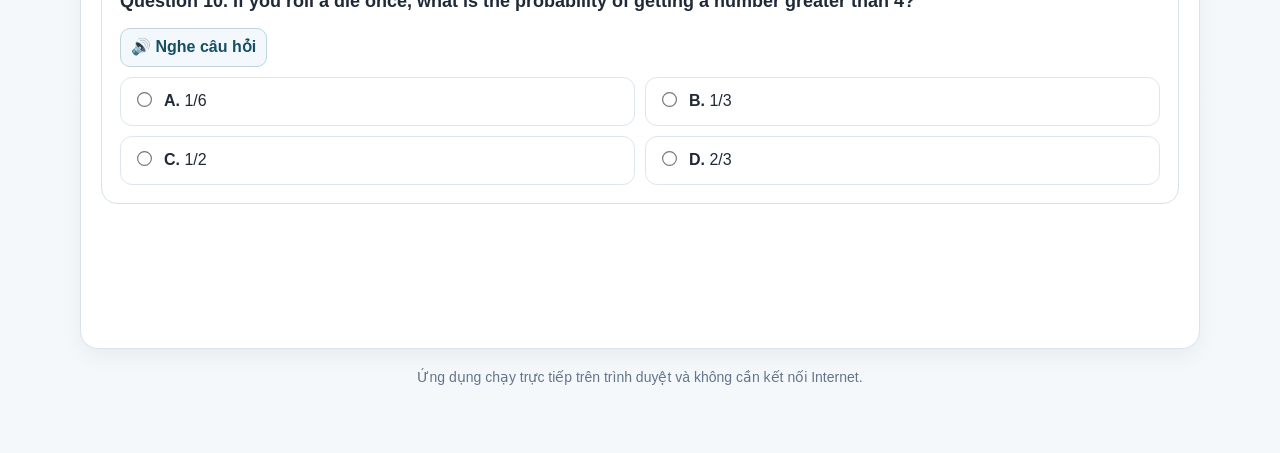
<file: luyende1.html>
<!DOCTYPE html>
<html lang="vi">
<head>
  <meta charset="UTF-8" />
  <meta name="viewport" content="width=device-width, initial-scale=1.0" />
  <title>Luyện thi Toán tiếng Anh lớp 5 lên 6</title>
  <style>
    :root{
      --primary:#1f6f8b;
      --primary-dark:#164f64;
      --accent:#f0a202;
      --ok:#15803d;
      --bad:#b91c1c;
      --bg:#f4f8fb;
      --card:#ffffff;
      --text:#1f2937;
      --muted:#64748b;
      --border:#d7e2ea;
    }
    *{box-sizing:border-box}
    body{
      margin:0;
      font-family:Arial, Helvetica, sans-serif;
      color:var(--text);
      background:linear-gradient(180deg,#eaf5fa 0,#f8fbfd 220px,#f4f8fb 100%);
      line-height:1.55;
    }
    .app{
      width:min(1120px, calc(100% - 24px));
      margin:0 auto;
      padding:22px 0 50px;
    }
    header{
      background:var(--card);
      border:1px solid var(--border);
      border-radius:20px;
      padding:24px;
      box-shadow:0 12px 30px rgba(31,111,139,.10);
    }
    h1{
      margin:0 0 8px;
      color:var(--primary-dark);
      font-size:clamp(24px,4vw,38px);
      line-height:1.2;
    }
    .subtitle{margin:0;color:var(--muted)}
    .toolbar{
      display:flex;
      flex-wrap:wrap;
      gap:10px;
      margin-top:18px;
      align-items:center;
    }
    button, select{
      font:inherit;
    }
    .btn{
      border:0;
      border-radius:12px;
      padding:11px 16px;
      cursor:pointer;
      font-weight:700;
      transition:.18s ease;
    }
    .btn:hover{transform:translateY(-1px)}
    .btn-primary{background:var(--primary);color:#fff}
    .btn-secondary{background:#e8f2f7;color:var(--primary-dark)}
    .btn-accent{background:var(--accent);color:#1f2937}
    .btn-danger{background:#fee2e2;color:#991b1b}
    select{
      border:1px solid var(--border);
      background:#fff;
      border-radius:12px;
      padding:10px 12px;
      font-weight:700;
      color:var(--primary-dark);
    }
    .score-board{
      margin-top:16px;
      display:grid;
      grid-template-columns:repeat(3,1fr);
      gap:10px;
    }
    .score-cell{
      background:#f8fbfd;
      border:1px solid var(--border);
      border-radius:12px;
      padding:10px 12px;
      text-align:center;
      font-weight:700;
    }
    details{
      margin-top:16px;
      border:1px solid var(--border);
      border-radius:14px;
      background:#fbfdff;
      padding:10px 14px;
    }
    summary{cursor:pointer;font-weight:700;color:var(--primary-dark)}
    .vocab-grid{
      display:grid;
      grid-template-columns:repeat(3,1fr);
      gap:8px 18px;
      margin-top:12px;
    }
    .vocab-grid div{
      border-bottom:1px dashed #d5e2e8;
      padding:5px 0;
    }
    .section{
      margin-top:18px;
      background:var(--card);
      border:1px solid var(--border);
      border-radius:18px;
      padding:20px;
      box-shadow:0 8px 22px rgba(15,23,42,.05);
    }
    .section h2{
      margin:0 0 8px;
      color:var(--primary-dark);
    }
    .preamble{
      text-align:center;
      font-weight:700;
      font-size:18px;
      margin-bottom:10px;
    }
    .chart-wrap{
      width:100%;
      overflow:hidden;
      border:1px solid var(--border);
      border-radius:14px;
      background:#fff;
      padding:8px;
    }
    canvas{display:block;width:100%;height:390px}
    .question-list{
      display:grid;
      gap:16px;
      margin-top:18px;
    }
    .question{
      border:1px solid var(--border);
      border-radius:16px;
      padding:18px;
      background:#fff;
      position:relative;
    }
    .question.correct{border-color:#86efac;background:#f0fdf4}
    .question.wrong{border-color:#fecaca;background:#fff7f7}
    .q-title{
      margin:0 0 12px;
      font-size:18px;
      font-weight:700;
    }
    .q-actions{
      display:flex;
      flex-wrap:wrap;
      gap:8px;
      margin-bottom:10px;
    }
    .speak{
      border:1px solid #bfd4df;
      border-radius:10px;
      background:#f2f8fb;
      padding:6px 10px;
      cursor:pointer;
      color:var(--primary-dark);
      font-weight:700;
    }
    .options{
      display:grid;
      grid-template-columns:repeat(2,minmax(0,1fr));
      gap:10px;
    }
    .option{
      display:flex;
      align-items:flex-start;
      gap:10px;
      border:1px solid #dce6ec;
      border-radius:12px;
      padding:11px 12px;
      cursor:pointer;
      background:#fff;
      transition:.15s ease;
    }
    .option:hover{border-color:#78a9bc;background:#f7fbfd}
    .option input{margin-top:4px;transform:scale(1.15)}
    .feedback{
      display:none;
      margin-top:12px;
      padding:12px;
      border-radius:11px;
      background:#f8fafc;
      border-left:4px solid var(--primary);
    }
    .feedback.show{display:block}
    .feedback strong{color:var(--primary-dark)}
    .submit-area{
      position:sticky;
      bottom:12px;
      z-index:5;
      margin-top:18px;
      display:flex;
      flex-wrap:wrap;
      gap:10px;
      align-items:center;
      justify-content:center;
      background:rgba(255,255,255,.94);
      backdrop-filter:blur(8px);
      border:1px solid var(--border);
      border-radius:16px;
      padding:12px;
      box-shadow:0 8px 24px rgba(15,23,42,.10);
    }
    .result{
      font-size:18px;
      font-weight:800;
      color:var(--primary-dark);
    }
    .notice{
      margin-top:10px;
      color:var(--bad);
      font-weight:700;
      text-align:center;
      min-height:24px;
    }
    .footer-note{
      text-align:center;
      color:var(--muted);
      margin-top:18px;
      font-size:14px;
    }
    @media (max-width:760px){
      .score-board,.vocab-grid,.options{grid-template-columns:1fr}
      canvas{height:310px}
      .section{padding:14px}
      .question{padding:14px}
    }
    @media print{
      body{background:#fff}
      header,.section{box-shadow:none}
      .toolbar,.submit-area,.speak,.score-board,details{display:none!important}
      .feedback{display:none!important}
      .question{break-inside:avoid}
    }
  </style>
</head>
<body>
<div class="app">
  <header>
    <h1>LUYỆN THI TOÁN TIẾNG ANH LỚP 5 LÊN 6</h1>
    <p class="subtitle">3 đề tương tác • 10 câu/đề • Có biểu đồ, chấm điểm, giải thích và đọc câu hỏi bằng tiếng Anh</p>

    <div class="toolbar">
      <label for="testSelect"><strong>Chọn đề:</strong></label>
      <select id="testSelect">
        <option value="0">Đề luyện tập 1</option>
        <option value="1">Đề luyện tập 2</option>
        <option value="2">Đề luyện tập 3</option>
      </select>
      <button class="btn btn-secondary" id="printBtn">🖨️ In đề hiện tại</button>
      <button class="btn btn-danger" id="clearScoresBtn">Xóa bảng điểm</button>
    </div>

    <div class="score-board" id="scoreBoard"></div>

    <details>
      <summary>Từ khóa Toán tiếng Anh cần nhớ</summary>
      <div class="vocab-grid">
        <div><b>shortest / least</b>: ít nhất</div>
        <div><b>longest / greatest</b>: nhiều nhất</div>
        <div><b>in total / altogether</b>: tổng cộng</div>
        <div><b>how many more</b>: nhiều hơn bao nhiêu</div>
        <div><b>diameter</b>: đường kính</div>
        <div><b>circumference</b>: chu vi hình tròn</div>
        <div><b>trapezium</b>: hình thang</div>
        <div><b>lateral surface area</b>: diện tích xung quanh</div>
        <div><b>cube</b>: hình lập phương</div>
        <div><b>volume</b>: thể tích</div>
        <div><b>probability</b>: xác suất</div>
        <div><b>randomly</b>: ngẫu nhiên</div>
      </div>
    </details>
  </header>

  <section class="section">
    <h2 id="testTitle"></h2>
    <div class="preamble">
      The amount of time four students studied is recorded in the chart below.<br>
      Use this information to answer Questions 1–4.
    </div>
    <div class="chart-wrap">
      <canvas id="chart" aria-label="Biểu đồ thời gian học"></canvas>
    </div>
    <div class="question-list" id="questionList"></div>
    <div class="notice" id="notice"></div>

    <div class="submit-area">
      <button class="btn btn-primary" id="submitBtn">Nộp bài và chấm điểm</button>
      <button class="btn btn-accent" id="resetBtn">Làm lại đề này</button>
      <span class="result" id="result"></span>
    </div>
  </section>

  <p class="footer-note">Ứng dụng chạy trực tiếp trên trình duyệt và không cần kết nối Internet.</p>
</div>

<script>
const tests = [
  {
    title: "ĐỀ LUYỆN TẬP 1",
    chart:{
      labels:["An","Binh","Chi","Dung"],
      series:[
        {name:"Monday", values:[2.5,3,2.5,3], color:"#3979b9"},
        {name:"Wednesday", values:[3,2,4,2.5], color:"#c84d45"},
        {name:"Friday", values:[4,2.5,2,2], color:"#8db84a"}
      ]
    },
    questions:[
      {
        en:"Who studied the shortest amount of time on Wednesday?",
        vi:"Ai học ít thời gian nhất vào thứ Tư?",
        options:["An","Binh","Chi","Dung"], answer:1,
        explanation:"On Wednesday: An = 3, Binh = 2, Chi = 4, Dung = 2.5 hours. The shortest time is 2 hours, so the answer is Binh."
      },
      {
        en:"Which student studied the longest amount of time in total?",
        vi:"Học sinh nào có tổng thời gian học nhiều nhất?",
        options:["An","Binh","Chi","Dung"], answer:0,
        explanation:"An: 2.5 + 3 + 4 = 9.5 hours. Binh = 7.5, Chi = 8.5, Dung = 7.5. The greatest total is 9.5 hours."
      },
      {
        en:"How many hours longer did Chi study than Binh on Wednesday?",
        vi:"Vào thứ Tư, Chi học nhiều hơn Binh bao nhiêu giờ?",
        options:["1 hour","1.5 hours","2 hours","2.5 hours"], answer:2,
        explanation:"Chi studied 4 hours and Binh studied 2 hours. Difference: 4 − 2 = 2 hours."
      },
      {
        en:"How many hours did An and Dung study altogether?",
        vi:"An và Dung đã học tổng cộng bao nhiêu giờ?",
        options:["15 hours","16 hours","17 hours","18.5 hours"], answer:2,
        explanation:"An studied 9.5 hours in total. Dung studied 7.5 hours. Altogether: 9.5 + 7.5 = 17 hours."
      },
      {
        en:"A circle has a diameter of 15.4 cm. Find its circumference. Use π = 3.14.",
        vi:"Hình tròn có đường kính 15,4 cm. Tính chu vi, lấy π = 3,14.",
        options:["24.178 cm","48.356 cm","48.356 cm²","96.712 cm"], answer:1,
        explanation:"Circumference C = π × d = 3.14 × 15.4 = 48.356 cm. Circumference uses cm, not cm²."
      },
      {
        en:"In a trapezium, the height is 8 m and the average of the two bases is 12.6 m. Find its area.",
        vi:"Hình thang có chiều cao 8 m và trung bình cộng hai đáy là 12,6 m. Tính diện tích.",
        options:["50.4 m²","96.8 m²","100.8 m²","201.6 m²"], answer:2,
        explanation:"Area = average of the two bases × height = 12.6 × 8 = 100.8 m²."
      },
      {
        en:"A rectangular prism is 24.5 m long, 9.5 m wide and 6 m high. Find its lateral surface area.",
        vi:"Hình hộp chữ nhật dài 24,5 m, rộng 9,5 m, cao 6 m. Tính diện tích xung quanh.",
        options:["204 m²","408 m²","570.5 m²","873 m²"], answer:1,
        explanation:"Lateral surface area = 2 × (length + width) × height = 2 × (24.5 + 9.5) × 6 = 408 m²."
      },
      {
        en:"A cube has a volume of 125 cm³. What is its side length?",
        vi:"Hình lập phương có thể tích 125 cm³. Cạnh dài bao nhiêu?",
        options:["4 cm","5 cm","6 cm","25 cm"], answer:1,
        explanation:"5 × 5 × 5 = 125, so the side length is 5 cm."
      },
      {
        en:"What is the probability of choosing an even number randomly from 1 to 12?",
        vi:"Xác suất chọn ngẫu nhiên một số chẵn từ 1 đến 12 là bao nhiêu?",
        options:["1/3","1/2","2/3","5/12"], answer:1,
        explanation:"Even numbers are 2, 4, 6, 8, 10, 12: 6 favourable outcomes out of 12. Probability = 6/12 = 1/2."
      },
      {
        en:"If you roll a die once, what is the probability of getting a number greater than 4?",
        vi:"Gieo một con xúc xắc một lần. Xác suất xuất hiện số lớn hơn 4 là bao nhiêu?",
        options:["1/6","1/3","1/2","2/3"], answer:1,
        explanation:"Numbers greater than 4 are 5 and 6. Probability = 2/6 = 1/3."
      }
    ]
  },
  {
    title: "ĐỀ LUYỆN TẬP 2",
    chart:{
      labels:["Lan","Minh","Hoa","Nam"],
      series:[
        {name:"Monday", values:[3,2,3.5,2.5], color:"#3979b9"},
        {name:"Wednesday", values:[2.5,4,3,2], color:"#c84d45"},
        {name:"Friday", values:[3.5,2.5,2,4], color:"#8db84a"}
      ]
    },
    questions:[
      {
        en:"Who studied the shortest amount of time on Monday?",
        vi:"Ai học ít thời gian nhất vào thứ Hai?",
        options:["Lan","Minh","Hoa","Nam"], answer:1,
        explanation:"On Monday: Lan = 3, Minh = 2, Hoa = 3.5, Nam = 2.5 hours. The shortest time is 2 hours."
      },
      {
        en:"Who studied the longest amount of time on Wednesday?",
        vi:"Ai học nhiều thời gian nhất vào thứ Tư?",
        options:["Lan","Minh","Hoa","Nam"], answer:1,
        explanation:"On Wednesday, Minh studied 4 hours, which is the greatest value."
      },
      {
        en:"How many hours longer did Nam study than Hoa on Friday?",
        vi:"Vào thứ Sáu, Nam học nhiều hơn Hoa bao nhiêu giờ?",
        options:["1 hour","1.5 hours","2 hours","2.5 hours"], answer:2,
        explanation:"Nam studied 4 hours and Hoa studied 2 hours. Difference: 4 − 2 = 2 hours."
      },
      {
        en:"How many hours did Lan and Minh study altogether?",
        vi:"Lan và Minh đã học tổng cộng bao nhiêu giờ?",
        options:["16.5 hours","17 hours","17.5 hours","18 hours"], answer:2,
        explanation:"Lan: 3 + 2.5 + 3.5 = 9 hours. Minh: 2 + 4 + 2.5 = 8.5 hours. Altogether: 17.5 hours."
      },
      {
        en:"A circle has a diameter of 22.5 cm. Find its circumference. Use π = 3.14.",
        vi:"Hình tròn có đường kính 22,5 cm. Tính chu vi, lấy π = 3,14.",
        options:["35.325 cm","70.65 cm","70.65 cm²","141.3 cm"], answer:1,
        explanation:"C = π × d = 3.14 × 22.5 = 70.65 cm."
      },
      {
        en:"A trapezium has bases of 10.8 m and 15.2 m. Its height is 7 m. Find its area.",
        vi:"Hình thang có hai đáy 10,8 m và 15,2 m, chiều cao 7 m. Tính diện tích.",
        options:["84 m²","91 m²","98 m²","182 m²"], answer:1,
        explanation:"Average of the bases = (10.8 + 15.2) ÷ 2 = 13 m. Area = 13 × 7 = 91 m²."
      },
      {
        en:"A rectangular prism is 18.4 m long, 11.6 m wide and 7.5 m high. Find its lateral surface area.",
        vi:"Hình hộp chữ nhật dài 18,4 m, rộng 11,6 m, cao 7,5 m. Tính diện tích xung quanh.",
        options:["225 m²","450 m²","640.1 m²","900 m²"], answer:1,
        explanation:"Lateral surface area = 2 × (18.4 + 11.6) × 7.5 = 2 × 30 × 7.5 = 450 m²."
      },
      {
        en:"A cube has a volume of 216 cm³. What is its side length?",
        vi:"Hình lập phương có thể tích 216 cm³. Cạnh dài bao nhiêu?",
        options:["5 cm","6 cm","8 cm","36 cm"], answer:1,
        explanation:"6 × 6 × 6 = 216, so the side length is 6 cm."
      },
      {
        en:"What is the probability of choosing a multiple of 3 randomly from 1 to 15?",
        vi:"Xác suất chọn ngẫu nhiên một bội của 3 từ 1 đến 15 là bao nhiêu?",
        options:["1/5","1/3","2/5","1/2"], answer:1,
        explanation:"Multiples of 3 are 3, 6, 9, 12, 15: 5 out of 15. Probability = 5/15 = 1/3."
      },
      {
        en:"A bag contains 4 red balls and 6 blue balls. What is the probability of choosing a blue ball?",
        vi:"Túi có 4 bóng đỏ và 6 bóng xanh. Xác suất lấy được bóng xanh là bao nhiêu?",
        options:["2/5","1/2","3/5","2/3"], answer:2,
        explanation:"There are 10 balls in total and 6 are blue. Probability = 6/10 = 3/5."
      }
    ]
  },
  {
    title: "ĐỀ LUYỆN TẬP 3",
    chart:{
      labels:["Mai","Khoa","Linh","Phuc"],
      series:[
        {name:"Monday", values:[2.5,4,3,2], color:"#3979b9"},
        {name:"Wednesday", values:[3.5,2.5,4,3], color:"#c84d45"},
        {name:"Friday", values:[2,3,2.5,4], color:"#8db84a"}
      ]
    },
    questions:[
      {
        en:"Who studied the shortest amount of time on Monday?",
        vi:"Ai học ít thời gian nhất vào thứ Hai?",
        options:["Mai","Khoa","Linh","Phuc"], answer:3,
        explanation:"On Monday: Mai = 2.5, Khoa = 4, Linh = 3, Phuc = 2 hours. The shortest time is 2 hours."
      },
      {
        en:"Who studied the longest amount of time on Wednesday?",
        vi:"Ai học nhiều thời gian nhất vào thứ Tư?",
        options:["Mai","Khoa","Linh","Phuc"], answer:2,
        explanation:"On Wednesday, Linh studied 4 hours, the greatest amount."
      },
      {
        en:"How many hours longer did Khoa study than Mai on Monday?",
        vi:"Vào thứ Hai, Khoa học nhiều hơn Mai bao nhiêu giờ?",
        options:["1 hour","1.5 hours","2 hours","2.5 hours"], answer:1,
        explanation:"Khoa studied 4 hours and Mai studied 2.5 hours. Difference: 4 − 2.5 = 1.5 hours."
      },
      {
        en:"How many hours did Mai and Phuc study altogether?",
        vi:"Mai và Phuc đã học tổng cộng bao nhiêu giờ?",
        options:["16 hours","16.5 hours","17 hours","17.5 hours"], answer:2,
        explanation:"Mai: 2.5 + 3.5 + 2 = 8 hours. Phuc: 2 + 3 + 4 = 9 hours. Altogether: 17 hours."
      },
      {
        en:"A circle has a diameter of 31.5 cm. Find its circumference. Use π = 3.14.",
        vi:"Hình tròn có đường kính 31,5 cm. Tính chu vi, lấy π = 3,14.",
        options:["49.455 cm","98.91 cm","98.91 cm²","197.82 cm"], answer:1,
        explanation:"C = π × d = 3.14 × 31.5 = 98.91 cm."
      },
      {
        en:"In a trapezium, the average of the two bases is 16.4 m and the height is 5 m. Find its area.",
        vi:"Hình thang có trung bình cộng hai đáy 16,4 m và chiều cao 5 m. Tính diện tích.",
        options:["41 m²","82 m²","164 m²","328 m²"], answer:1,
        explanation:"Area = average of the two bases × height = 16.4 × 5 = 82 m²."
      },
      {
        en:"A rectangular prism is 30.2 m long, 14.8 m wide and 9 m high. Find its lateral surface area.",
        vi:"Hình hộp chữ nhật dài 30,2 m, rộng 14,8 m, cao 9 m. Tính diện tích xung quanh.",
        options:["405 m²","720 m²","810 m²","1620 m²"], answer:2,
        explanation:"Lateral surface area = 2 × (30.2 + 14.8) × 9 = 2 × 45 × 9 = 810 m²."
      },
      {
        en:"A cube has a volume of 343 cm³. What is its side length?",
        vi:"Hình lập phương có thể tích 343 cm³. Cạnh dài bao nhiêu?",
        options:["6 cm","7 cm","8 cm","49 cm"], answer:1,
        explanation:"7 × 7 × 7 = 343, so the side length is 7 cm."
      },
      {
        en:"What is the probability of choosing an odd number randomly from 1 to 20?",
        vi:"Xác suất chọn ngẫu nhiên một số lẻ từ 1 đến 20 là bao nhiêu?",
        options:["1/4","2/5","1/2","3/5"], answer:2,
        explanation:"There are 10 odd numbers from 1 to 20 out of 20 numbers. Probability = 10/20 = 1/2."
      },
      {
        en:"If you roll a die once, what is the probability of getting a prime number?",
        vi:"Gieo một con xúc xắc một lần. Xác suất xuất hiện số nguyên tố là bao nhiêu?",
        options:["1/3","1/2","2/3","5/6"], answer:1,
        explanation:"Prime numbers on a die are 2, 3 and 5. Probability = 3/6 = 1/2."
      }
    ]
  }
];

const state = tests.map(() => ({answers:{}, submitted:false, score:null}));
let currentTest = 0;

const testSelect = document.getElementById("testSelect");
const testTitle = document.getElementById("testTitle");
const questionList = document.getElementById("questionList");
const result = document.getElementById("result");
const notice = document.getElementById("notice");
const scoreBoard = document.getElementById("scoreBoard");

function loadScores(){
  const saved = JSON.parse(localStorage.getItem("mathEnglishScores") || "[]");
  tests.forEach((_,i)=>{
    if(typeof saved[i] === "number") state[i].score = saved[i];
  });
}
function saveScores(){
  localStorage.setItem("mathEnglishScores", JSON.stringify(state.map(s=>s.score)));
}
function renderScoreBoard(){
  scoreBoard.innerHTML = tests.map((_,i)=>{
    const score = state[i].score;
    return `<div class="score-cell">Đề ${i+1}: ${score===null ? "Chưa làm" : score + "/10"}</div>`;
  }).join("");
}

function drawChart(test){
  const canvas = document.getElementById("chart");
  const rect = canvas.getBoundingClientRect();
  const dpr = window.devicePixelRatio || 1;
  canvas.width = Math.max(720, rect.width * dpr);
  canvas.height = 390 * dpr;
  const ctx = canvas.getContext("2d");
  ctx.scale(dpr,dpr);

  const W = canvas.width / dpr;
  const H = canvas.height / dpr;
  const pad = {left:62,right:28,top:26,bottom:84};
  const plotW = W-pad.left-pad.right;
  const plotH = H-pad.top-pad.bottom;
  const maxY = 5;

  ctx.clearRect(0,0,W,H);
  ctx.fillStyle="#fff";
  ctx.fillRect(0,0,W,H);

  ctx.font="14px Arial";
  ctx.textAlign="right";
  ctx.textBaseline="middle";
  for(let y=0;y<=maxY;y+=0.5){
    const py = pad.top + plotH - (y/maxY)*plotH;
    ctx.strokeStyle = y===0 ? "#9fb4c1" : "#e1e8ed";
    ctx.lineWidth = 1;
    ctx.beginPath();
    ctx.moveTo(pad.left,py);
    ctx.lineTo(W-pad.right,py);
    ctx.stroke();
    ctx.fillStyle="#64748b";
    ctx.fillText(String(y).replace(".5", ".5"), pad.left-10, py);
  }

  const labels = test.chart.labels;
  const xStep = plotW/(labels.length-1);
  ctx.textAlign="center";
  ctx.textBaseline="top";
  labels.forEach((label,i)=>{
    const x = pad.left+i*xStep;
    ctx.fillStyle="#475569";
    ctx.fillText(label,x,pad.top+plotH+14);
  });

  test.chart.series.forEach(series=>{
    ctx.strokeStyle=series.color;
    ctx.fillStyle=series.color;
    ctx.lineWidth=4;
    ctx.beginPath();
    series.values.forEach((v,i)=>{
      const x=pad.left+i*xStep;
      const y=pad.top+plotH-(v/maxY)*plotH;
      if(i===0)ctx.moveTo(x,y); else ctx.lineTo(x,y);
    });
    ctx.stroke();
    series.values.forEach((v,i)=>{
      const x=pad.left+i*xStep;
      const y=pad.top+plotH-(v/maxY)*plotH;
      ctx.beginPath(); ctx.arc(x,y,5,0,Math.PI*2); ctx.fill();
    });
  });

  ctx.save();
  ctx.translate(20,pad.top+plotH/2);
  ctx.rotate(-Math.PI/2);
  ctx.textAlign="center";
  ctx.fillStyle="#475569";
  ctx.font="bold 15px Arial";
  ctx.fillText("Hour",0,0);
  ctx.restore();

  const legendY=H-30;
  const totalLegendWidth=360;
  let lx=(W-totalLegendWidth)/2;
  test.chart.series.forEach(series=>{
    ctx.strokeStyle=series.color;
    ctx.lineWidth=4;
    ctx.beginPath();ctx.moveTo(lx,legendY);ctx.lineTo(lx+32,legendY);ctx.stroke();
    ctx.fillStyle=series.color;
    ctx.beginPath();ctx.arc(lx+16,legendY,4,0,Math.PI*2);ctx.fill();
    ctx.fillStyle="#475569";
    ctx.font="14px Arial";
    ctx.textAlign="left";
    ctx.textBaseline="middle";
    ctx.fillText(series.name,lx+40,legendY);
    lx+=120;
  });
}

function speak(text){
  if(!("speechSynthesis" in window)){
    alert("Trình duyệt này chưa hỗ trợ đọc văn bản.");
    return;
  }
  speechSynthesis.cancel();
  const utterance = new SpeechSynthesisUtterance(text.replace(/<[^>]*>/g,""));
  utterance.lang="en-US";
  utterance.rate=0.88;
  speechSynthesis.speak(utterance);
}

function renderQuestions(){
  const test=tests[currentTest];
  const s=state[currentTest];
  testTitle.textContent=test.title;
  result.textContent=s.submitted ? `Kết quả: ${s.score}/10` : "";
  notice.textContent="";

  questionList.innerHTML=test.questions.map((q,qi)=>{
    const selected=s.answers[qi];
    const submitted=s.submitted;
    const cls=submitted ? (selected===q.answer ? "correct" : "wrong") : "";
    const options=q.options.map((opt,oi)=>`
      <label class="option">
        <input type="radio" name="q${qi}" value="${oi}" ${selected===oi?"checked":""} ${submitted?"disabled":""}>
        <span><b>${String.fromCharCode(65+oi)}.</b> ${opt}</span>
      </label>
    `).join("");
    const answerText=q.options[q.answer];
    return `
      <article class="question ${cls}" data-q="${qi}">
        <p class="q-title">Question ${qi+1}. ${q.en}</p>
        <div class="q-actions">
          <button class="speak" type="button" data-speak="${qi}">🔊 Nghe câu hỏi</button>
        </div>
        <div class="options">${options}</div>
        <div class="feedback ${submitted?"show":""}">
          <strong>${selected===q.answer ? "✓ Chính xác" : "✗ Chưa đúng"} — Đáp án: ${String.fromCharCode(65+q.answer)}. ${answerText}</strong><br>
          <span><b>Dịch:</b> ${q.vi}</span><br>
          <span><b>Giải thích:</b> ${q.explanation}</span>
        </div>
      </article>
    `;
  }).join("");

  questionList.querySelectorAll('input[type="radio"]').forEach(input=>{
    input.addEventListener("change",e=>{
      const qi=Number(e.target.name.slice(1));
      state[currentTest].answers[qi]=Number(e.target.value);
      notice.textContent="";
    });
  });
  questionList.querySelectorAll(".speak").forEach(btn=>{
    btn.addEventListener("click",()=>{
      speak(test.questions[Number(btn.dataset.speak)].en);
    });
  });

  requestAnimationFrame(()=>drawChart(test));
}

function submitTest(){
  const s=state[currentTest];
  const unanswered=[];
  tests[currentTest].questions.forEach((_,i)=>{
    if(s.answers[i]===undefined) unanswered.push(i+1);
  });
  if(unanswered.length){
    notice.textContent=`Bạn còn chưa chọn đáp án ở câu: ${unanswered.join(", ")}.`;
    const first=document.querySelector(`[data-q="${unanswered[0]-1}"]`);
    if(first) first.scrollIntoView({behavior:"smooth",block:"center"});
    return;
  }
  let score=0;
  tests[currentTest].questions.forEach((q,i)=>{
    if(s.answers[i]===q.answer)score++;
  });
  s.submitted=true;
  s.score=score;
  saveScores();
  renderScoreBoard();
  renderQuestions();
  notice.textContent=score===10 ? "Xuất sắc! Em đã làm đúng toàn bộ 10 câu." :
    score>=8 ? "Rất tốt! Hãy đọc lại phần giải thích ở các câu sai." :
    score>=6 ? "Khá tốt. Em nên ôn lại từ khóa và công thức trước khi làm lại." :
    "Em hãy xem kỹ bản dịch và lời giải, sau đó bấm “Làm lại đề này”.";
  window.scrollTo({top:document.body.scrollHeight,behavior:"smooth"});
}

function resetCurrent(){
  state[currentTest].answers={};
  state[currentTest].submitted=false;
  state[currentTest].score=null;
  saveScores();
  renderScoreBoard();
  renderQuestions();
  window.scrollTo({top:0,behavior:"smooth"});
}

testSelect.addEventListener("change",e=>{
  currentTest=Number(e.target.value);
  renderQuestions();
});
document.getElementById("submitBtn").addEventListener("click",submitTest);
document.getElementById("resetBtn").addEventListener("click",resetCurrent);
document.getElementById("printBtn").addEventListener("click",()=>window.print());
document.getElementById("clearScoresBtn").addEventListener("click",()=>{
  if(confirm("Bạn có chắc muốn xóa toàn bộ điểm đã lưu?")){
    localStorage.removeItem("mathEnglishScores");
    state.forEach(s=>{s.score=null;s.submitted=false;s.answers={};});
    renderScoreBoard();
    renderQuestions();
  }
});
window.addEventListener("resize",()=>drawChart(tests[currentTest]));

loadScores();
renderScoreBoard();
renderQuestions();
</script>
</body>
</html>
</file>
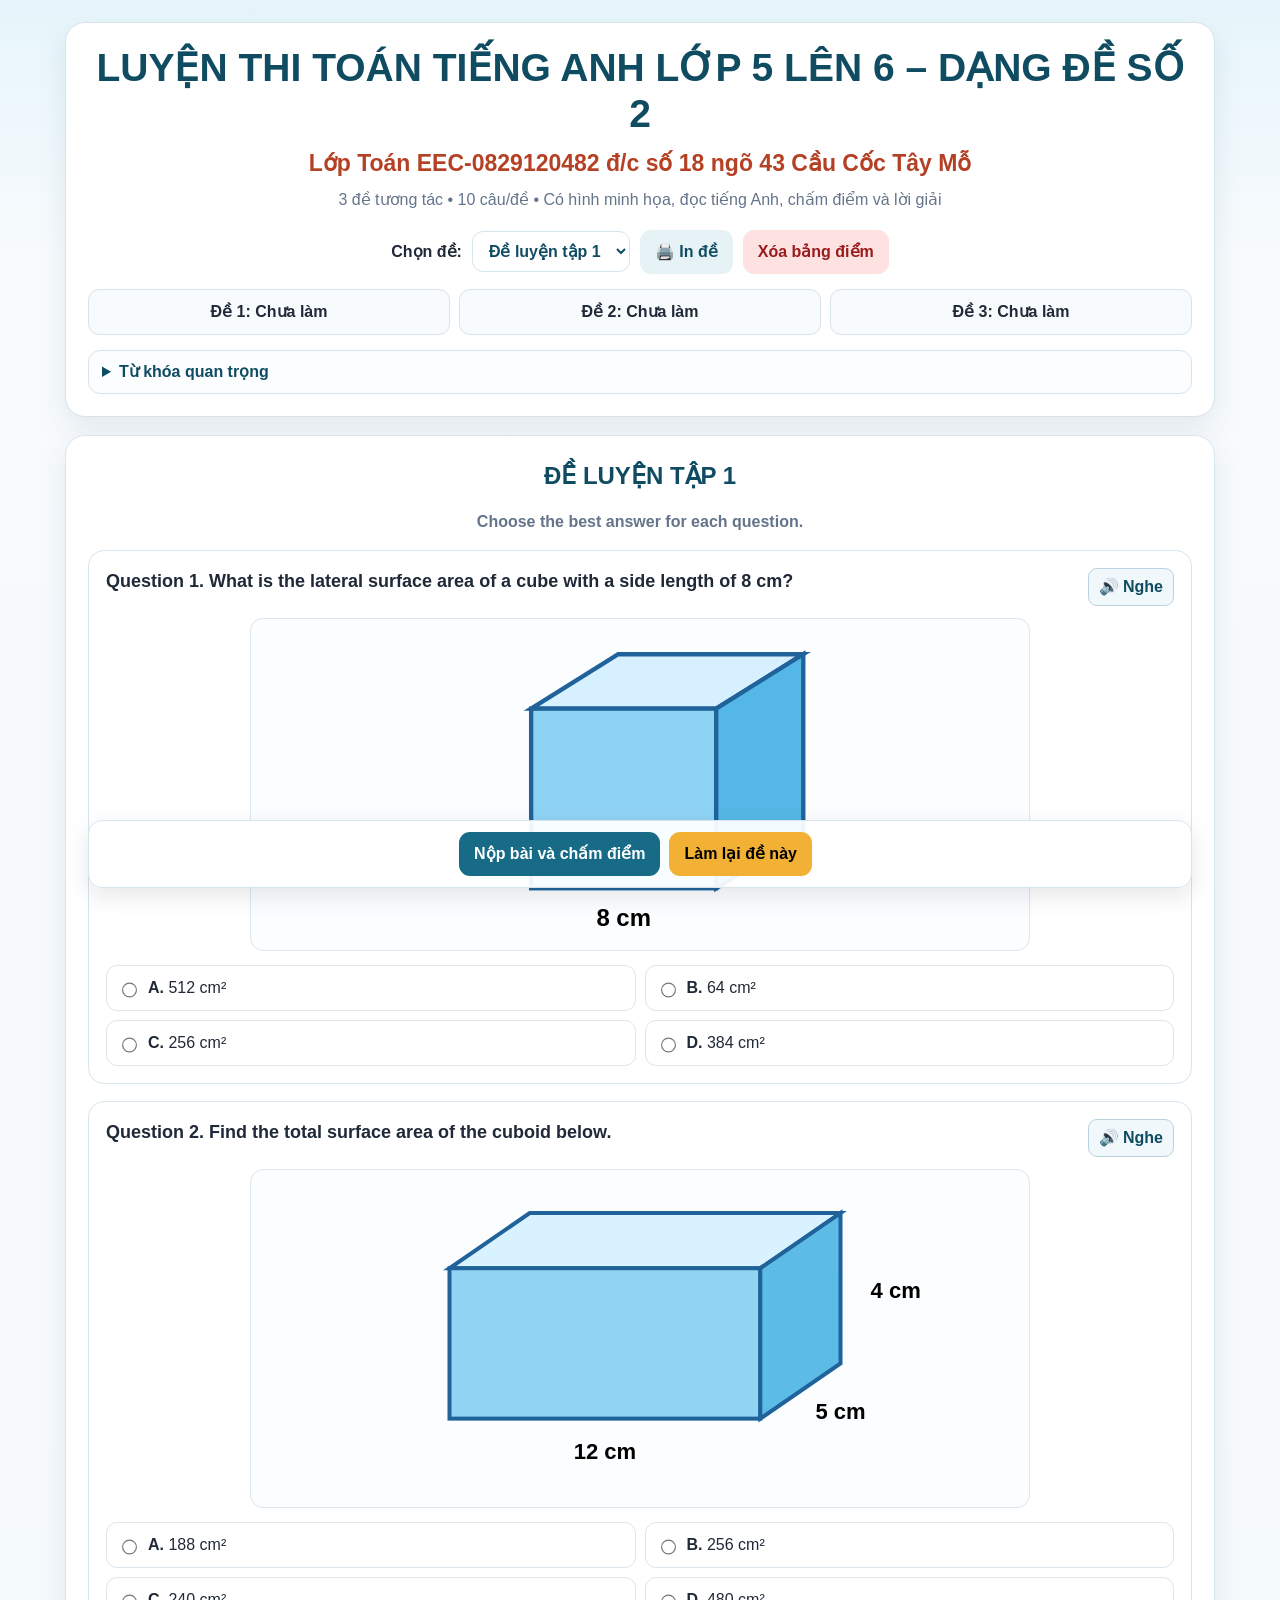
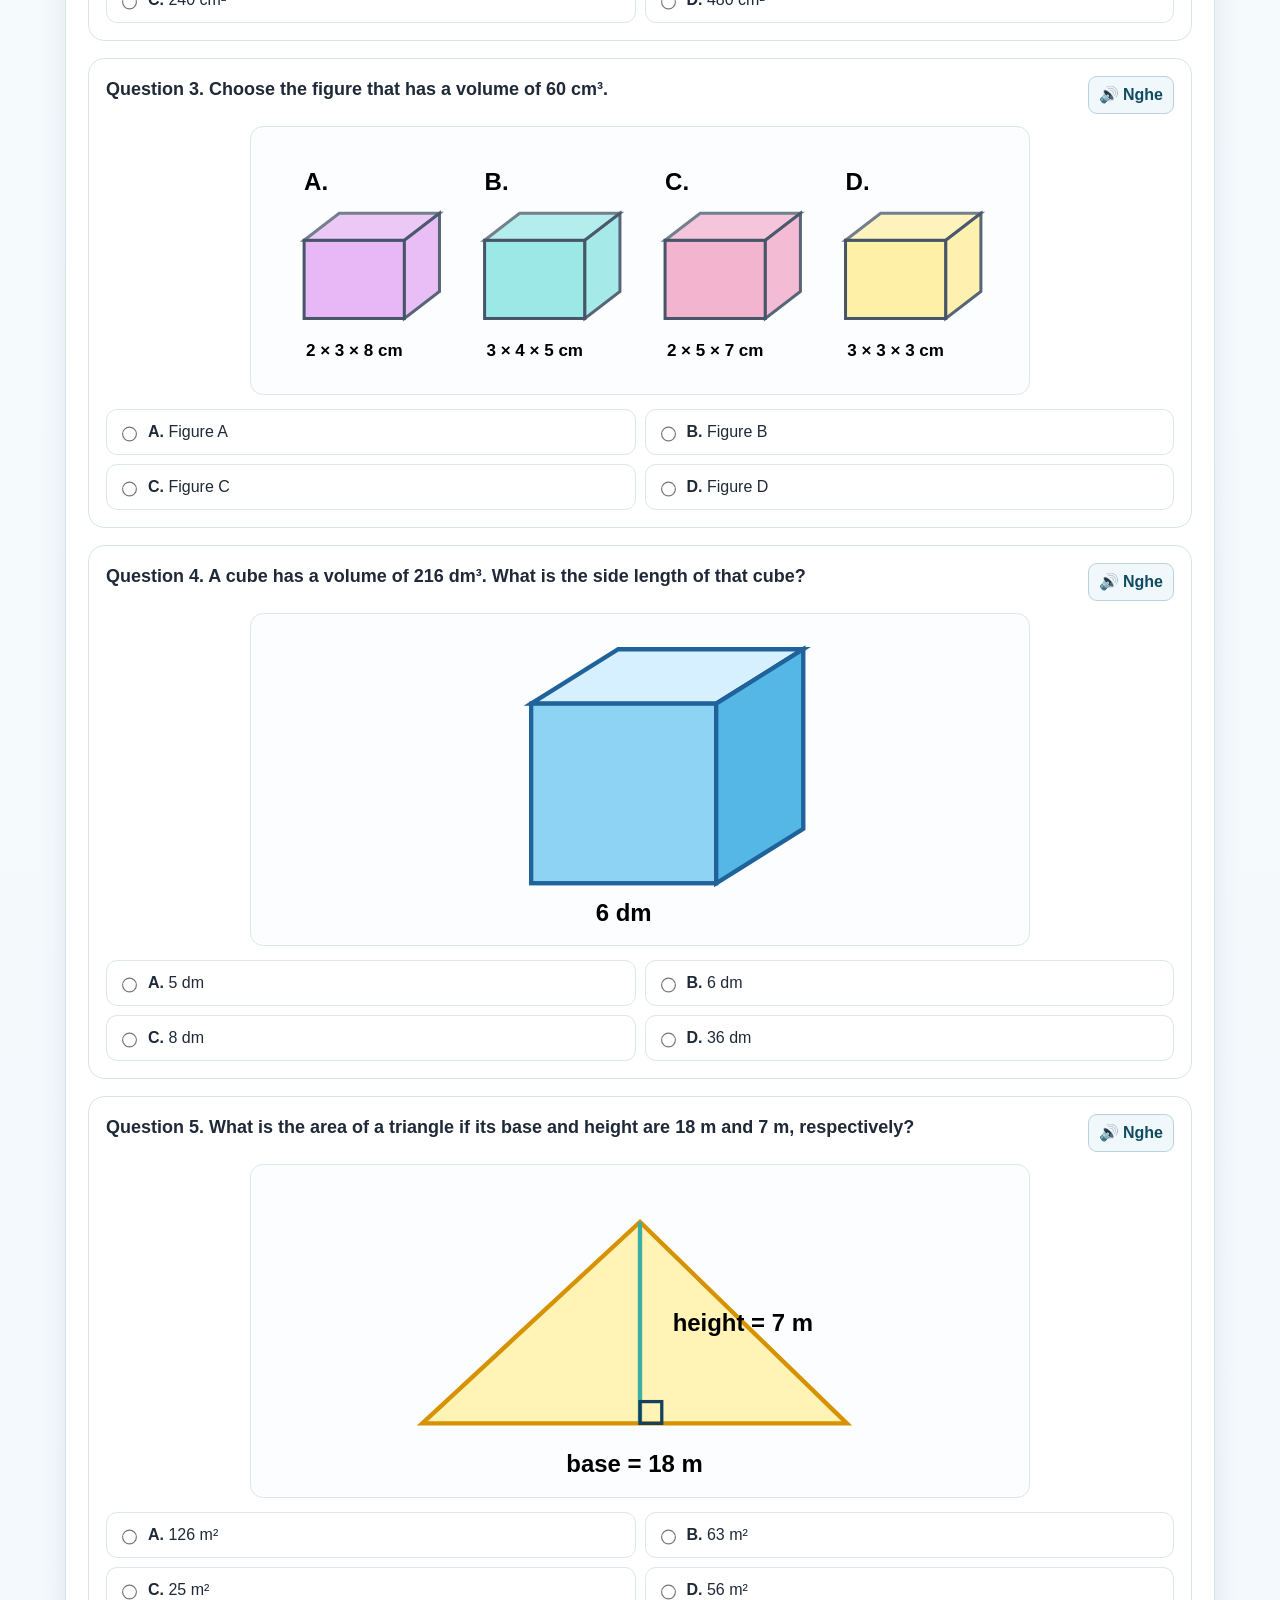
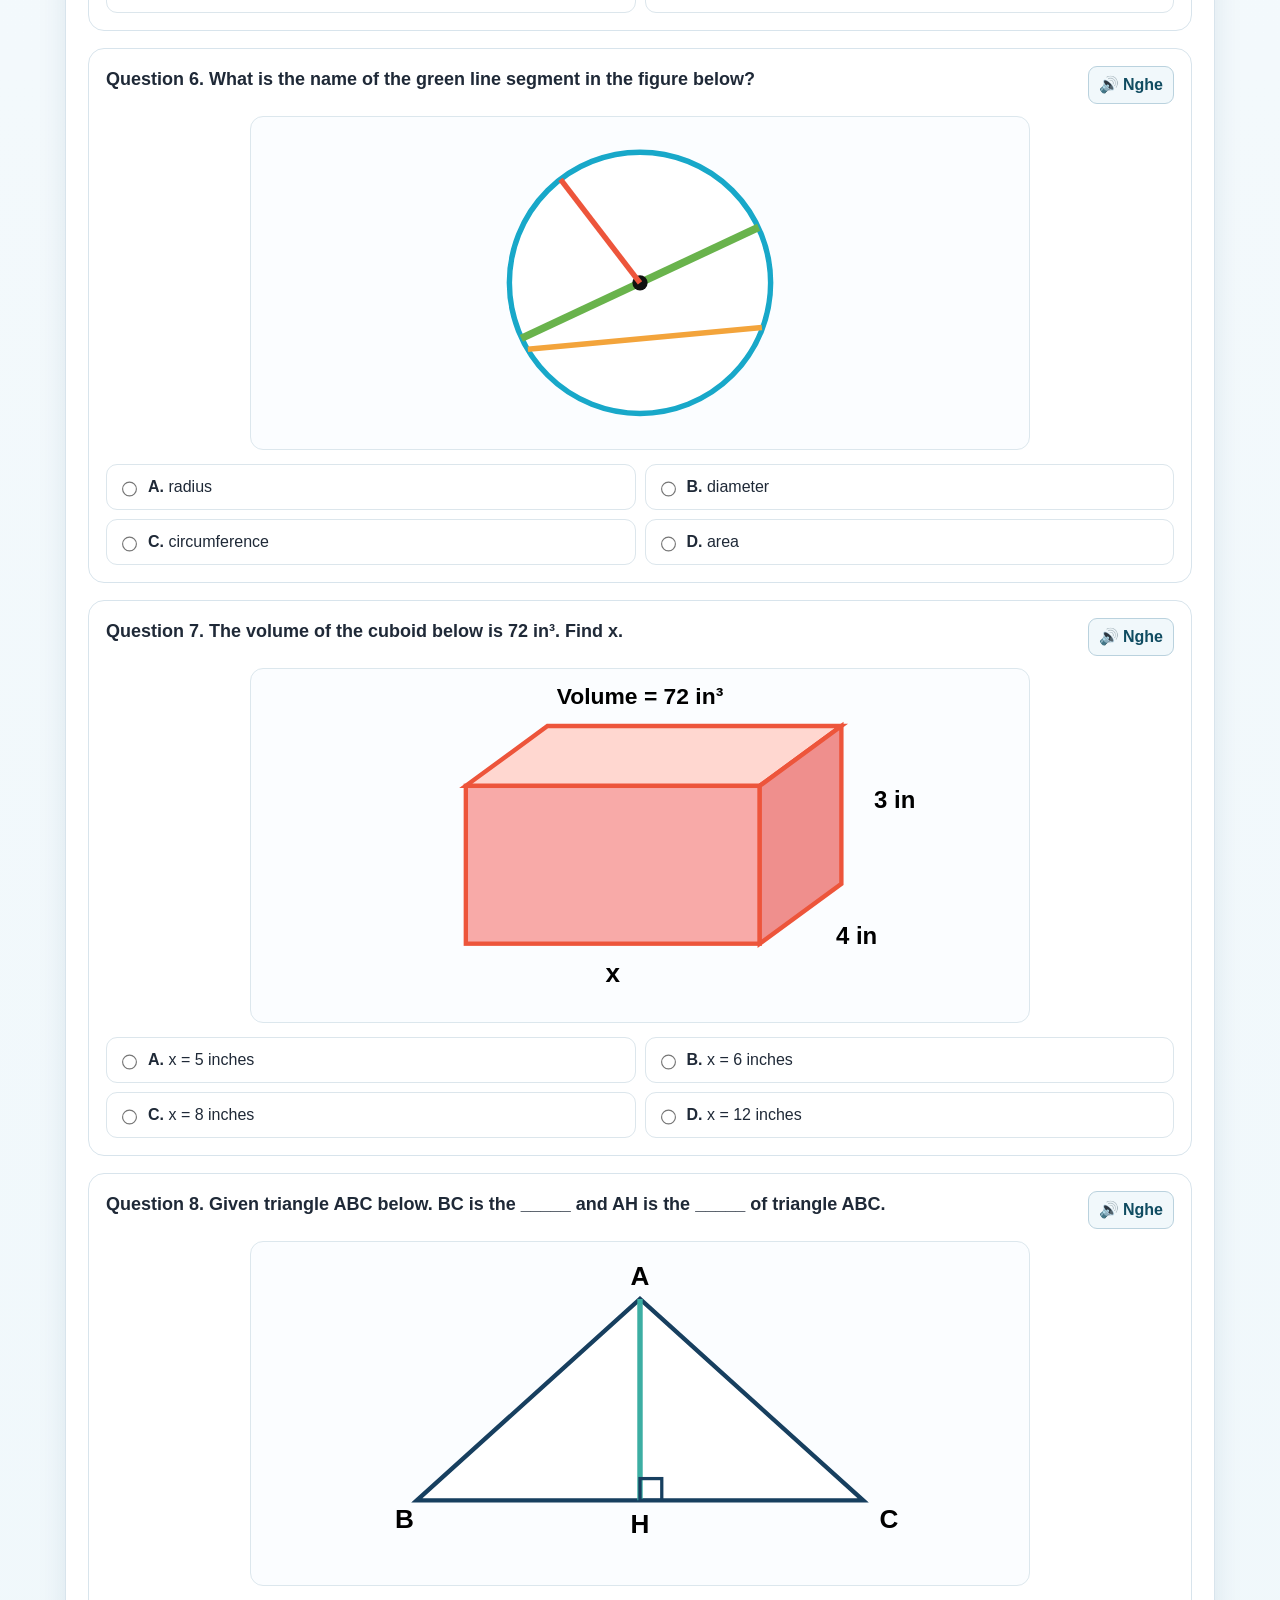
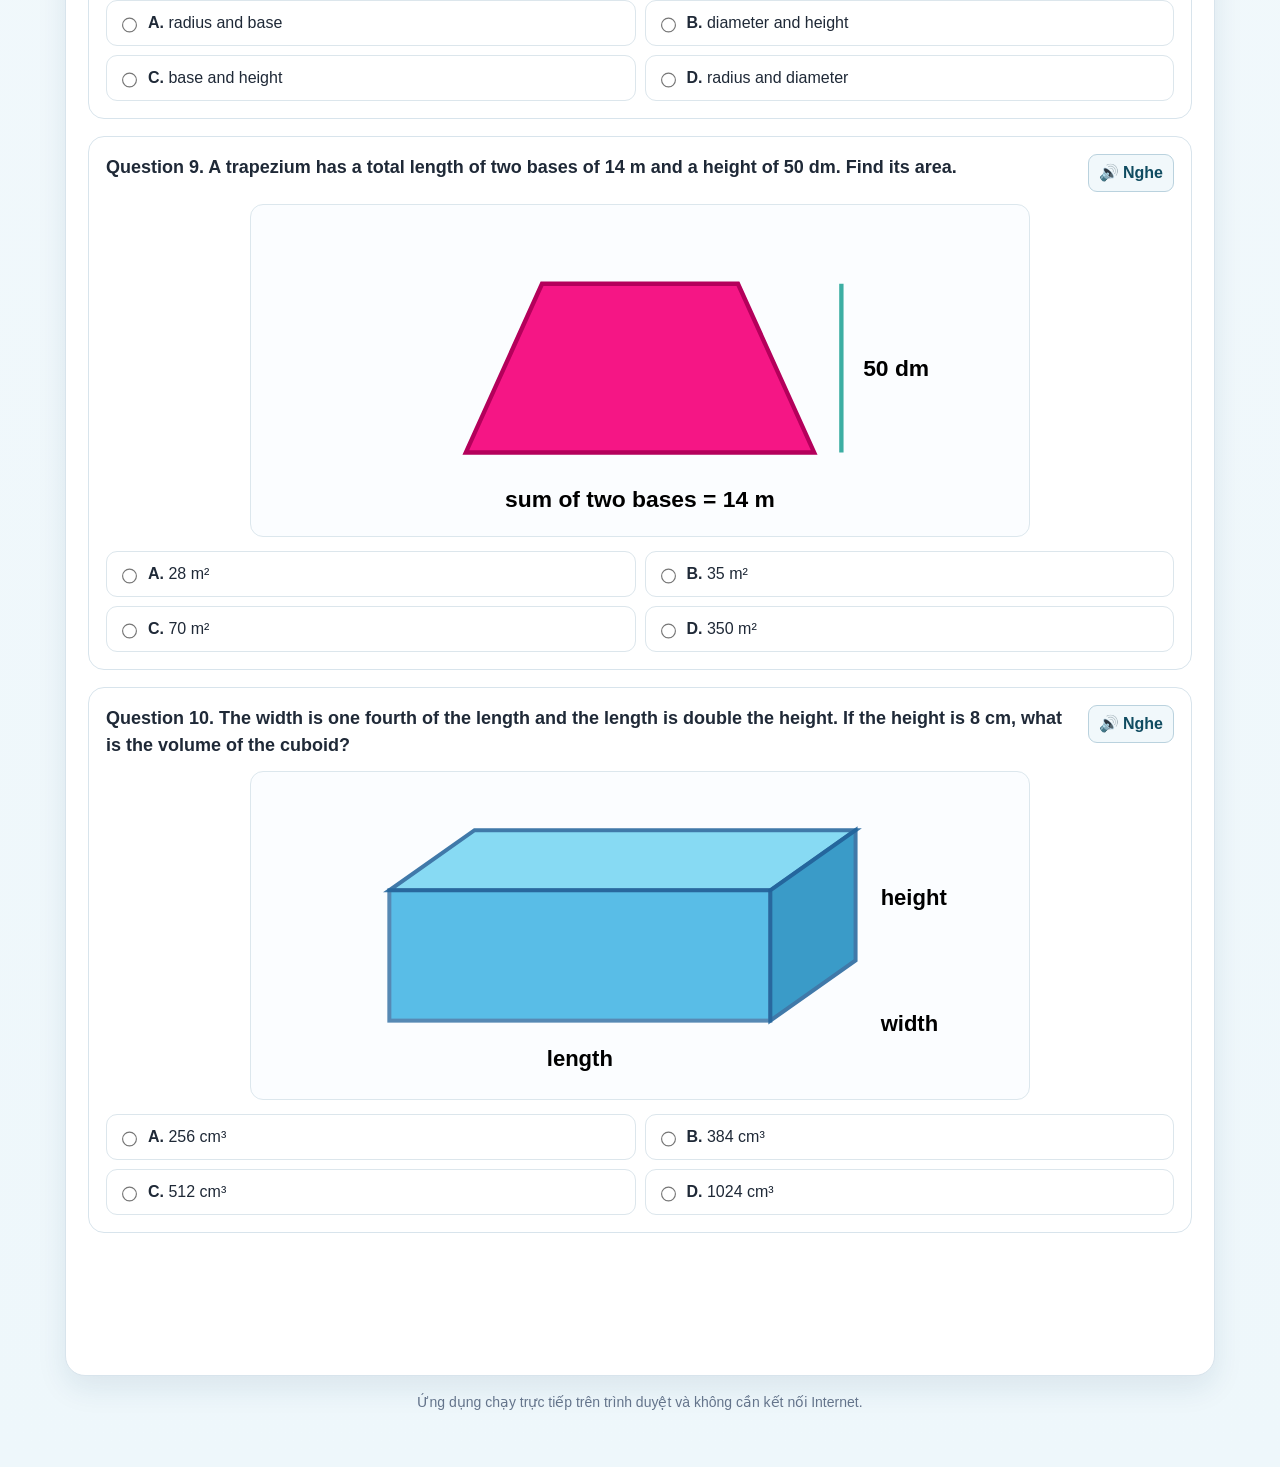
<file: luyende2.html>
<!doctype html>
<html lang="vi">
<head>
<meta charset="utf-8"><meta name="viewport" content="width=device-width,initial-scale=1">
<title>Luyện thi Toán tiếng Anh lớp 5 lên 6 - Dạng đề số 2</title>
<style>
:root{--p:#176b87;--pd:#104c61;--a:#f2b134;--ok:#15803d;--bad:#b91c1c;--bd:#d8e4ec;--bg:#eef7fb}*{box-sizing:border-box}body{margin:0;font-family:Arial,sans-serif;color:#1f2937;background:linear-gradient(#e6f5fb,#f8fbfd 260px,#eef7fb);line-height:1.5}.app{width:min(1150px,calc(100% - 24px));margin:auto;padding:22px 0 54px}.hero,.paper{background:#fff;border:1px solid var(--bd);border-radius:20px;padding:22px;box-shadow:0 12px 30px #173f5f18}.paper{margin-top:18px}.hero{text-align:center}h1{margin:0;color:var(--pd);font-size:clamp(24px,4vw,39px);line-height:1.18}.school{margin-top:9px;color:#b54125;font-weight:800;font-size:clamp(17px,2.6vw,23px)}.sub{color:#64748b;margin:7px 0 0}.bar{display:flex;flex-wrap:wrap;gap:10px;justify-content:center;align-items:center;margin-top:18px}button,select{font:inherit}select{padding:10px 12px;border:1px solid var(--bd);border-radius:11px;font-weight:700;color:var(--pd);background:#fff}.btn{border:0;border-radius:11px;padding:10px 15px;font-weight:800;cursor:pointer}.primary{background:var(--p);color:white}.secondary{background:#e7f2f7;color:var(--pd)}.accent{background:var(--a)}.danger{background:#fee2e2;color:#991b1b}.scores{display:grid;grid-template-columns:repeat(3,1fr);gap:9px;margin-top:15px}.score{border:1px solid var(--bd);border-radius:11px;padding:10px;background:#f8fbfd;font-weight:800}details{text-align:left;border:1px solid var(--bd);border-radius:12px;margin-top:15px;padding:9px 13px;background:#fbfdff}summary{font-weight:800;color:var(--pd);cursor:pointer}.vocab{display:grid;grid-template-columns:repeat(3,1fr);gap:6px 15px;margin-top:9px}.vocab div{border-bottom:1px dashed #d6e2e9;padding:4px 0}.paper h2{text-align:center;color:var(--pd);margin:0}.instruction{text-align:center;color:#64748b;font-weight:700}.qlist{display:grid;gap:17px}.q{border:1px solid var(--bd);border-radius:16px;padding:17px;background:white}.q.correct{border-color:#86efac;background:#f0fdf4}.q.wrong{border-color:#fecaca;background:#fff7f7}.qhead{display:flex;gap:10px;align-items:flex-start}.qtitle{margin:0;flex:1;font-size:18px;font-weight:800}.speak{border:1px solid #bad2de;border-radius:9px;background:#f1f8fb;color:var(--pd);padding:6px 10px;font-weight:800;cursor:pointer}.fig{margin:12px auto 14px;width:min(780px,100%);border:1px solid #dce7ed;border-radius:13px;background:#fbfdff;padding:8px;overflow:auto}.fig svg{display:block;width:100%;height:auto;min-width:420px}.opts{display:grid;grid-template-columns:repeat(2,1fr);gap:9px}.opt{display:flex;gap:9px;border:1px solid #dce6ec;border-radius:11px;padding:10px 11px;background:white;cursor:pointer}.opt:hover{border-color:#84b6cb;background:#f7fbfd}.opt input{margin-top:4px;transform:scale(1.15)}.feedback{display:none;margin-top:12px;background:#f8fafc;border-left:4px solid var(--p);border-radius:9px;padding:11px}.feedback.show{display:block}.feedback strong{color:var(--pd)}.submit{position:sticky;bottom:12px;z-index:5;margin-top:18px;display:flex;flex-wrap:wrap;gap:9px;justify-content:center;align-items:center;border:1px solid var(--bd);border-radius:14px;padding:11px;background:#ffffffef;box-shadow:0 8px 23px #0f172a1a}.result{font-size:18px;font-weight:900;color:var(--pd)}.notice{text-align:center;color:var(--bad);font-weight:800;min-height:25px;margin-top:9px}.foot{text-align:center;color:#64748b;font-size:14px;margin-top:16px}@media(max-width:760px){.scores,.vocab,.opts{grid-template-columns:1fr}.qhead{display:block}.speak{margin-top:8px}.paper,.hero{padding:14px}}@media print{body{background:white}.hero,.paper{box-shadow:none}.bar,.scores,details,.submit,.speak{display:none!important}.feedback{display:none!important}.q{break-inside:avoid}}
</style>
</head>
<body><div class="app">
<section class="hero"><h1>LUYỆN THI TOÁN TIẾNG ANH LỚP 5 LÊN 6 – DẠNG ĐỀ SỐ 2</h1><div class="school">Lớp Toán EEC-0829120482 đ/c số 18 ngõ 43 Cầu Cốc Tây Mỗ</div><p class="sub">3 đề tương tác • 10 câu/đề • Có hình minh họa, đọc tiếng Anh, chấm điểm và lời giải</p>
<div class="bar"><b>Chọn đề:</b><select id="sel"><option value="0">Đề luyện tập 1</option><option value="1">Đề luyện tập 2</option><option value="2">Đề luyện tập 3</option></select><button class="btn secondary" id="print">🖨️ In đề</button><button class="btn danger" id="clear">Xóa bảng điểm</button></div><div class="scores" id="scores"></div>
<details><summary>Từ khóa quan trọng</summary><div class="vocab"><div><b>lateral surface area</b>: diện tích xung quanh</div><div><b>total surface area</b>: diện tích toàn phần</div><div><b>cube</b>: hình lập phương</div><div><b>cuboid</b>: hình hộp chữ nhật</div><div><b>volume</b>: thể tích</div><div><b>side length</b>: độ dài cạnh</div><div><b>base</b>: đáy</div><div><b>height</b>: chiều cao</div><div><b>diameter</b>: đường kính</div><div><b>radius</b>: bán kính</div><div><b>one third of</b>: bằng một phần ba</div><div><b>double</b>: gấp đôi</div></div></details></section>
<section class="paper"><h2 id="title"></h2><p class="instruction">Choose the best answer for each question.</p><div class="qlist" id="qlist"></div><div class="notice" id="notice"></div><div class="submit"><button class="btn primary" id="submit">Nộp bài và chấm điểm</button><button class="btn accent" id="reset">Làm lại đề này</button><span class="result" id="result"></span></div></section><div class="foot">Ứng dụng chạy trực tiếp trên trình duyệt và không cần kết nối Internet.</div></div>
<script>
const T=[
{title:'ĐỀ LUYỆN TẬP 1',q:[
['cube',{s:8,u:'cm'},'What is the lateral surface area of a cube with a side length of 8 cm?','Diện tích xung quanh của hình lập phương có cạnh 8 cm là bao nhiêu?',['512 cm²','64 cm²','256 cm²','384 cm²'],2,'Lateral surface area = 4 × 8² = 256 cm².'],
['cuboid',{l:12,w:5,h:4,u:'cm'},'Find the total surface area of the cuboid below.','Tính diện tích toàn phần của hình hộp chữ nhật dưới đây.',['188 cm²','256 cm²','240 cm²','480 cm²'],1,'2(12×5 + 12×4 + 5×4) = 256 cm².'],
['choose',{target:60,u:'cm',sh:[[2,3,8],[3,4,5],[2,5,7],[3,3,3]]},'Choose the figure that has a volume of 60 cm³.','Chọn hình có thể tích bằng 60 cm³.',['Figure A','Figure B','Figure C','Figure D'],1,'A = 48; B = 60; C = 70; D = 27. Therefore, Figure B is correct.'],
['cube',{s:6,u:'dm'},'A cube has a volume of 216 dm³. What is the side length of that cube?','Một hình lập phương có thể tích 216 dm³. Cạnh của nó dài bao nhiêu?',['5 dm','6 dm','8 dm','36 dm'],1,'6 × 6 × 6 = 216, so the side length is 6 dm.'],
['triArea',{b:18,h:7,u:'m'},'What is the area of a triangle if its base and height are 18 m and 7 m, respectively?','Diện tích tam giác có đáy 18 m và chiều cao 7 m là bao nhiêu?',['126 m²','63 m²','25 m²','56 m²'],1,'18 × 7 ÷ 2 = 63 m².'],
['circle',{g:'diameter'},'What is the name of the green line segment in the figure below?','Đoạn thẳng màu xanh lá trong hình dưới đây được gọi là gì?',['radius','diameter','circumference','area'],1,'It passes through the centre and has endpoints on the circle, so it is a diameter.'],
['unknown',{v:72,a:3,b:4,u:'in'},'The volume of the cuboid below is 72 in³. Find x.','Thể tích hình hộp chữ nhật là 72 in³. Tìm x.',['x = 5 inches','x = 6 inches','x = 8 inches','x = 12 inches'],1,'x × 3 × 4 = 72, so x = 6 inches.'],
['triParts',{base:'BC',height:'AH'},'Given triangle ABC below. BC is the _____ and AH is the _____ of triangle ABC.','Cho tam giác ABC. BC là _____ và AH là _____ của tam giác ABC.',['radius and base','diameter and height','base and height','radius and diameter'],2,'BC is the base and AH is the height.'],
['trap',{sum:14,h:50,hu:'dm'},'A trapezium has a total length of two bases of 14 m and a height of 50 dm. Find its area.','Hình thang có tổng hai đáy 14 m và chiều cao 50 dm. Tính diện tích.',['28 m²','35 m²','70 m²','350 m²'],1,'50 dm = 5 m; area = 14 × 5 ÷ 2 = 35 m².'],
['relation',{h:8,l:16,w:4,u:'cm'},'The width is one fourth of the length and the length is double the height. If the height is 8 cm, what is the volume of the cuboid?','Chiều rộng bằng một phần tư chiều dài và chiều dài gấp đôi chiều cao. Nếu chiều cao là 8 cm, thể tích là bao nhiêu?',['256 cm³','384 cm³','512 cm³','1024 cm³'],2,'Length = 16 cm; width = 4 cm; volume = 16 × 4 × 8 = 512 cm³.']
]},
{title:'ĐỀ LUYỆN TẬP 2',q:[
['cube',{s:9,u:'cm'},'What is the lateral surface area of a cube with a side length of 9 cm?','Diện tích xung quanh của hình lập phương có cạnh 9 cm là bao nhiêu?',['729 cm²','81 cm²','324 cm²','486 cm²'],2,'4 × 9² = 324 cm².'],
['cuboid',{l:9,w:6,h:4,u:'cm'},'Find the total surface area of the cuboid below.','Tính diện tích toàn phần của hình hộp chữ nhật dưới đây.',['228 cm²','216 cm²','192 cm²','456 cm²'],0,'2(9×6 + 9×4 + 6×4) = 228 cm².'],
['choose',{target:72,u:'cm',sh:[[2,4,8],[3,4,6],[3,5,6],[4,4,4]]},'Choose the figure that has a volume of 72 cm³.','Chọn hình có thể tích bằng 72 cm³.',['Figure A','Figure B','Figure C','Figure D'],1,'A = 64; B = 72; C = 90; D = 64.'],
['cube',{s:7,u:'cm'},'A cube has a volume of 343 cm³. What is the side length of that cube?','Một hình lập phương có thể tích 343 cm³. Cạnh dài bao nhiêu?',['6 cm','7 cm','14 cm','49 cm'],1,'7 × 7 × 7 = 343, so the side length is 7 cm.'],
['triArea',{b:24,h:9,u:'m'},'What is the area of a triangle if its base and height are 24 m and 9 m, respectively?','Diện tích tam giác có đáy 24 m và chiều cao 9 m là bao nhiêu?',['216 m²','108 m²','66 m²','33 m²'],1,'24 × 9 ÷ 2 = 108 m².'],
['circle',{g:'radius'},'What is the name of the green line segment in the figure below?','Đoạn thẳng màu xanh lá trong hình dưới đây được gọi là gì?',['radius','diameter','chord','circumference'],0,'It joins the centre to a point on the circle, so it is a radius.'],
['unknown',{v:120,a:5,b:4,u:'cm'},'The volume of the cuboid below is 120 cm³. Find x.','Thể tích hình hộp chữ nhật là 120 cm³. Tìm x.',['x = 4 cm','x = 5 cm','x = 6 cm','x = 10 cm'],2,'x × 5 × 4 = 120, so x = 6 cm.'],
['triParts',{base:'DE',height:'AF'},'Given triangle ADE below. DE is the _____ and AF is the _____ of triangle ADE.','Cho tam giác ADE. DE là _____ và AF là _____ của tam giác ADE.',['base and height','radius and base','diameter and height','height and base'],0,'DE is the base and AF is the height.'],
['trap',{sum:18,h:60,hu:'dm'},'A trapezium has a total length of two bases of 18 m and a height of 60 dm. Find its area.','Hình thang có tổng hai đáy 18 m và chiều cao 60 dm. Tính diện tích.',['48 m²','54 m²','108 m²','540 m²'],1,'60 dm = 6 m; area = 18 × 6 ÷ 2 = 54 m².'],
['relation',{h:4,l:12,w:6,u:'cm'},'The width is one half of the length and the length is three times the height. If the height is 4 cm, what is the volume of the cuboid?','Chiều rộng bằng một nửa chiều dài và chiều dài gấp ba chiều cao. Nếu chiều cao là 4 cm, thể tích là bao nhiêu?',['192 cm³','216 cm³','288 cm³','576 cm³'],2,'Length = 12 cm; width = 6 cm; volume = 12 × 6 × 4 = 288 cm³.']
]},
{title:'ĐỀ LUYỆN TẬP 3',q:[
['cube',{s:12,u:'cm'},'What is the lateral surface area of a cube with a side length of 12 cm?','Diện tích xung quanh của hình lập phương có cạnh 12 cm là bao nhiêu?',['144 cm²','288 cm²','576 cm²','1728 cm²'],2,'4 × 12² = 576 cm².'],
['cuboid',{l:15,w:8,h:6,u:'cm'},'Find the total surface area of the cuboid below.','Tính diện tích toàn phần của hình hộp chữ nhật dưới đây.',['516 cm²','720 cm²','360 cm²','1032 cm²'],0,'2(15×8 + 15×6 + 8×6) = 516 cm².'],
['choose',{target:96,u:'cm',sh:[[3,4,7],[4,4,6],[2,6,9],[5,5,5]]},'Choose the figure that has a volume of 96 cm³.','Chọn hình có thể tích bằng 96 cm³.',['Figure A','Figure B','Figure C','Figure D'],1,'A = 84; B = 96; C = 108; D = 125.'],
['cube',{s:8,u:'m'},'A cube has a volume of 512 m³. What is the side length of that cube?','Một hình lập phương có thể tích 512 m³. Cạnh dài bao nhiêu?',['6 m','7 m','8 m','64 m'],2,'8 × 8 × 8 = 512, so the side length is 8 m.'],
['triArea',{b:35,h:12,u:'m'},'What is the area of a triangle if its base and height are 35 m and 12 m, respectively?','Diện tích tam giác có đáy 35 m và chiều cao 12 m là bao nhiêu?',['420 m²','210 m²','94 m²','188 m²'],1,'35 × 12 ÷ 2 = 210 m².'],
['circle',{g:'chord'},'What is the name of the green line segment in the figure below?','Đoạn thẳng màu xanh lá trong hình dưới đây được gọi là gì?',['radius','diameter','chord','circumference'],2,'It joins two points on the circle but does not pass through the centre, so it is a chord.'],
['unknown',{v:168,a:6,b:4,u:'in'},'The volume of the cuboid below is 168 in³. Find x.','Thể tích hình hộp chữ nhật là 168 in³. Tìm x.',['x = 6 inches','x = 7 inches','x = 8 inches','x = 12 inches'],1,'x × 6 × 4 = 168, so x = 7 inches.'],
['triParts',{base:'MN',height:'PK'},'Given triangle PMN below. MN is the _____ and PK is the _____ of triangle PMN.','Cho tam giác PMN. MN là _____ và PK là _____ của tam giác PMN.',['radius and base','base and height','diameter and height','height and base'],1,'MN is the base and PK is the height.'],
['trap',{sum:24,h:35,hu:'dm'},'A trapezium has a total length of two bases of 24 m and a height of 35 dm. Find its area.','Hình thang có tổng hai đáy 24 m và chiều cao 35 dm. Tính diện tích.',['42 m²','84 m²','120 m²','420 m²'],0,'35 dm = 3.5 m; area = 24 × 3.5 ÷ 2 = 42 m².'],
['relation',{h:6,l:18,w:6,u:'cm'},'The width is one third of the length and the length is three times the height. If the height is 6 cm, what is the volume of the cuboid?','Chiều rộng bằng một phần ba chiều dài và chiều dài gấp ba chiều cao. Nếu chiều cao là 6 cm, thể tích là bao nhiêu?',['324 cm³','432 cm³','648 cm³','972 cm³'],2,'Length = 18 cm; width = 6 cm; volume = 18 × 6 × 6 = 648 cm³.']
]}];
let S=T.map(()=>({a:{},done:false,score:null})),cur=0;const $=id=>document.getElementById(id);
function cube(d){return `<svg viewBox="0 0 700 290"><polygon points="250,75 420,75 500,25 330,25" fill="#d7f0ff" stroke="#20639b" stroke-width="4"/><rect x="250" y="75" width="170" height="165" fill="#8fd3f4" stroke="#20639b" stroke-width="4"/><polygon points="420,75 500,25 500,190 420,240" fill="#55b7e5" stroke="#20639b" stroke-width="4"/><text x="335" y="275" text-anchor="middle" font-size="22" font-weight="700">${d.s} ${d.u}</text></svg>`}
function cuboid(d){return `<svg viewBox="0 0 760 320"><polygon points="190,90 500,90 580,35 270,35" fill="#d8f2ff" stroke="#20639b" stroke-width="4"/><rect x="190" y="90" width="310" height="150" fill="#91d4f3" stroke="#20639b" stroke-width="4"/><polygon points="500,90 580,35 580,185 500,240" fill="#5dbce5" stroke="#20639b" stroke-width="4"/><text x="345" y="280" text-anchor="middle" font-size="22" font-weight="700">${d.l} ${d.u}</text><text x="610" y="120" font-size="22" font-weight="700">${d.h} ${d.u}</text><text x="555" y="240" font-size="22" font-weight="700">${d.w} ${d.u}</text></svg>`}
function choose(d){let z='',x=[45,225,405,585],c=['#e8b7f5','#9ce8e6','#f3b4d0','#fff0a8'];d.sh.forEach((s,i)=>{z+=`<g><rect x="${x[i]}" y="105" width="100" height="78" fill="${c[i]}" stroke="#475569" stroke-width="3"/><polygon points="${x[i]},105 ${x[i]+35},78 ${x[i]+135},78 ${x[i]+100},105" fill="${c[i]}" opacity=".75" stroke="#475569" stroke-width="3"/><polygon points="${x[i]+100},105 ${x[i]+135},78 ${x[i]+135},156 ${x[i]+100},183" fill="${c[i]}" opacity=".9" stroke="#475569" stroke-width="3"/><text x="${x[i]}" y="55" font-size="24" font-weight="800">${String.fromCharCode(65+i)}.</text><text x="${x[i]+50}" y="220" text-anchor="middle" font-size="17" font-weight="700">${s[0]} × ${s[1]} × ${s[2]} ${d.u}</text></g>`});return `<svg viewBox="0 0 760 250">${z}</svg>`}
function triArea(d){return `<svg viewBox="0 0 700 290"><polygon points="150,230 540,230 350,45" fill="#fff3b5" stroke="#d69200" stroke-width="4"/><line x1="350" y1="45" x2="350" y2="230" stroke="#3caea3" stroke-width="4"/><rect x="350" y="210" width="20" height="20" fill="none" stroke="#173f5f" stroke-width="3"/><text x="345" y="275" text-anchor="middle" font-size="22" font-weight="700">base = ${d.b} ${d.u}</text><text x="380" y="145" font-size="22" font-weight="700">height = ${d.h} ${d.u}</text></svg>`}
function circle(d){let g=d.g==='diameter'?'<line x1="241" y1="196" x2="459" y2="94" stroke="#69b34c" stroke-width="7"/>':d.g==='radius'?'<line x1="350" y1="145" x2="459" y2="94" stroke="#69b34c" stroke-width="7"/>':'<line x1="245" y1="94" x2="442" y2="68" stroke="#69b34c" stroke-width="7"/>';return `<svg viewBox="0 0 700 290"><circle cx="350" cy="145" r="120" fill="#fff" stroke="#18a8c9" stroke-width="5"/>${g}<circle cx="350" cy="145" r="7" fill="#111"/><line x1="350" y1="145" x2="277" y2="50" stroke="#ed553b" stroke-width="5"/><line x1="247" y1="206" x2="462" y2="186" stroke="#f3a43b" stroke-width="5"/></svg>`}
function unknown(d){return `<svg viewBox="0 0 700 310"><polygon points="190,100 460,100 535,45 265,45" fill="#ffd7d0" stroke="#ed553b" stroke-width="4"/><rect x="190" y="100" width="270" height="145" fill="#f8aaa8" stroke="#ed553b" stroke-width="4"/><polygon points="460,100 535,45 535,190 460,245" fill="#ef8f8d" stroke="#ed553b" stroke-width="4"/><text x="325" y="280" text-anchor="middle" font-size="24" font-weight="800">x</text><text x="565" y="120" font-size="22" font-weight="800">${d.a} ${d.u}</text><text x="530" y="245" font-size="22" font-weight="800">${d.b} ${d.u}</text><text x="350" y="25" text-anchor="middle" font-size="21" font-weight="700">Volume = ${d.v} ${d.u}³</text></svg>`}
function triParts(d){let b=d.base.split(''),h=d.height.split('');return `<svg viewBox="0 0 700 300"><polygon points="145,230 555,230 350,45" fill="#fff" stroke="#173f5f" stroke-width="4"/><line x1="350" y1="45" x2="350" y2="230" stroke="#3caea3" stroke-width="5"/><rect x="350" y="210" width="20" height="20" fill="none" stroke="#173f5f" stroke-width="3"/><text x="350" y="32" text-anchor="middle" font-size="24" font-weight="800">${h[0]}</text><text x="125" y="255" font-size="24" font-weight="800">${b[0]}</text><text x="570" y="255" font-size="24" font-weight="800">${b[1]}</text><text x="350" y="260" text-anchor="middle" font-size="24" font-weight="800">${h[1]}</text></svg>`}
function trap(d){return `<svg viewBox="0 0 700 290"><polygon points="190,220 510,220 440,65 260,65" fill="#f51685" stroke="#b4005b" stroke-width="4"/><text x="350" y="270" text-anchor="middle" font-size="21" font-weight="700">sum of two bases = ${d.sum} m</text><line x1="535" y1="65" x2="535" y2="220" stroke="#3caea3" stroke-width="4"/><text x="555" y="150" font-size="21" font-weight="700">${d.h} ${d.hu}</text></svg>`}
function relation(){return `<svg viewBox="0 0 760 310"><polygon points="130,110 510,110 595,50 215,50" fill="#73d5f2" opacity=".85" stroke="#20639b" stroke-width="4"/><rect x="130" y="110" width="380" height="130" fill="#24a8df" opacity=".75" stroke="#20639b" stroke-width="4"/><polygon points="510,110 595,50 595,180 510,240" fill="#198bbf" opacity=".85" stroke="#20639b" stroke-width="4"/><text x="320" y="285" text-anchor="middle" font-size="22" font-weight="800">length</text><text x="620" y="125" font-size="22" font-weight="800">height</text><text x="620" y="250" font-size="22" font-weight="800">width</text></svg>`}
function fig(q){let [t,d]=q;return t==='cube'?cube(d):t==='cuboid'?cuboid(d):t==='choose'?choose(d):t==='triArea'?triArea(d):t==='circle'?circle(d):t==='unknown'?unknown(d):t==='triParts'?triParts(d):t==='trap'?trap(d):relation(d)}
function load(){let x=JSON.parse(localStorage.getItem('eecType2')||'[]');x.forEach((v,i)=>{if(typeof v==='number')S[i].score=v})}function save(){localStorage.setItem('eecType2',JSON.stringify(S.map(x=>x.score)))}function scoreBoard(){$('scores').innerHTML=T.map((_,i)=>`<div class="score">Đề ${i+1}: ${S[i].score==null?'Chưa làm':S[i].score+'/10'}</div>`).join('')}
function speak(t){if(!('speechSynthesis'in window)){alert('Trình duyệt chưa hỗ trợ đọc văn bản.');return}speechSynthesis.cancel();let u=new SpeechSynthesisUtterance(t);u.lang='en-US';u.rate=.86;speechSynthesis.speak(u)}
function render(){let t=T[cur],s=S[cur];$('title').textContent=t.title;$('result').textContent=s.done?`Kết quả: ${s.score}/10`:'';$('notice').textContent='';$('qlist').innerHTML=t.q.map((q,i)=>{let [ty,d,en,vi,op,ans,ex]=q,ch=s.a[i],cls=s.done?(ch===ans?'correct':'wrong'):'';return `<article class="q ${cls}" data-q="${i}"><div class="qhead"><p class="qtitle">Question ${i+1}. ${en}</p><button class="speak" data-s="${i}">🔊 Nghe</button></div><div class="fig">${fig(q)}</div><div class="opts">${op.map((o,j)=>`<label class="opt"><input type="radio" name="q${i}" value="${j}" ${ch===j?'checked':''} ${s.done?'disabled':''}><span><b>${String.fromCharCode(65+j)}.</b> ${o}</span></label>`).join('')}</div><div class="feedback ${s.done?'show':''}"><strong>${ch===ans?'✓ Chính xác':'✗ Chưa đúng'} — Đáp án ${String.fromCharCode(65+ans)}. ${op[ans]}</strong><br><b>Dịch:</b> ${vi}<br><b>Giải thích:</b> ${ex}</div></article>`}).join('');document.querySelectorAll('input[type=radio]').forEach(x=>x.onchange=e=>{S[cur].a[+e.target.name.slice(1)]=+e.target.value;$('notice').textContent=''});document.querySelectorAll('.speak').forEach(b=>b.onclick=()=>speak(t.q[+b.dataset.s][2]))}
$('submit').onclick=()=>{let s=S[cur],t=T[cur],m=[];t.q.forEach((_,i)=>{if(s.a[i]===undefined)m.push(i+1)});if(m.length){$('notice').textContent='Bạn chưa chọn đáp án ở câu: '+m.join(', ')+'.';document.querySelector(`[data-q="${m[0]-1}"]`).scrollIntoView({behavior:'smooth',block:'center'});return}let n=0;t.q.forEach((q,i)=>{if(s.a[i]===q[5])n++});s.done=true;s.score=n;save();scoreBoard();render();$('notice').textContent=n===10?'Xuất sắc! Em đã làm đúng toàn bộ 10 câu.':n>=8?'Rất tốt! Hãy xem lại lời giải của những câu sai.':n>=6?'Khá tốt. Hãy ôn lại từ khóa và công thức rồi làm lại.':'Hãy đọc kỹ phần dịch và lời giải, sau đó làm lại đề.';window.scrollTo({top:document.body.scrollHeight,behavior:'smooth'})};$('reset').onclick=()=>{S[cur]={a:{},done:false,score:null};save();scoreBoard();render();window.scrollTo({top:0,behavior:'smooth'})};$('sel').onchange=e=>{cur=+e.target.value;render()};$('print').onclick=()=>print();$('clear').onclick=()=>{if(confirm('Bạn có chắc muốn xóa toàn bộ điểm đã lưu?')){localStorage.removeItem('eecType2');S=T.map(()=>({a:{},done:false,score:null}));scoreBoard();render()}};load();scoreBoard();render();
</script></body></html>
</file>
<file: de1_quiz/style.css>
/* Base resets and fonts */
* {
    margin: 0;
    padding: 0;
    box-sizing: border-box;
    font-family: 'Baloo 2', cursive, sans-serif;
}

body {
    background: radial-gradient(ellipse at bottom, #1b2735 0%, #090a0f 100%);
    color: #fff;
    min-height: 100vh;
    overflow-x: hidden;
    overflow-y: auto;
    display: flex;
    flex-direction: column;
}

/* App container - main UI */
.app-container {
    flex: 1;
    display: flex;
    justify-content: center;
    align-items: center;
    width: 100%;
    max-width: 800px;
    margin: 0 auto;
    padding: 20px;
    position: relative;
    z-index: 10;
}

/* Glassmorphism Panels */
.glass-panel {
    background: rgba(255, 255, 255, 0.05);
    backdrop-filter: blur(10px);
    -webkit-backdrop-filter: blur(10px);
    border-radius: 24px;
    border: 1px solid rgba(255, 255, 255, 0.1);
    box-shadow: 0 8px 32px 0 rgba(0, 0, 0, 0.37);
    padding: 2.5rem;
    width: 100%;
    margin-bottom: 40px;
    /* Leave space for footer */
}

/* Screens */
.screen {
    display: none;
    opacity: 0;
    transform: scale(0.95);
    transition: opacity 0.4s ease, transform 0.4s ease;
    text-align: center;
}

.screen.active {
    display: block;
    opacity: 1;
    transform: scale(1);
    animation: fadeIn 0.5s ease-out forwards;
}

/* Typography styles */
.title {
    font-size: 2.5rem;
    font-weight: 800;
    background: linear-gradient(135deg, #ff9a9e 0%, #fecfef 99%, #fecfef 100%);
    -webkit-background-clip: text;
    -webkit-text-fill-color: transparent;
    margin-bottom: 0.5rem;
    line-height: 1.2;
}

.subtitle {
    font-size: 1.2rem;
    color: #b0c4de;
    margin-bottom: 2rem;
}

/* Emojis as Logos */
.logo {
    font-size: 5rem;
    margin-bottom: 1rem;
    animation: float 3s ease-in-out infinite;
}

.logo-large {
    font-size: 6rem;
    margin-bottom: 1rem;
    animation: pulse 2s infinite;
}

/* Buttons with glowing effect */
.primary-btn {
    border: none;
    outline: none;
    color: #fff;
    background: linear-gradient(45deg, #FF512F, #DD2476);
    cursor: pointer;
    position: relative;
    z-index: 0;
    border-radius: 50px;
    font-size: 1.4rem;
    font-weight: 700;
    padding: 15px 40px;
    letter-spacing: 1px;
    box-shadow: 0 4px 15px rgba(221, 36, 118, 0.4);
    transition: transform 0.2s ease, box-shadow 0.2s ease;
}

.primary-btn:active {
    transform: scale(0.95);
}

.primary-btn.hidden {
    display: none !important;
}

.margin-top {
    margin-top: 2rem;
}

/* Progress and Stats */
header {
    margin-bottom: 2rem;
}

.progress-bar {
    width: 100%;
    height: 10px;
    background: rgba(255, 255, 255, 0.1);
    border-radius: 10px;
    overflow: hidden;
    margin-bottom: 0.5rem;
}

.progress-fill {
    height: 100%;
    width: 5%;
    background: linear-gradient(90deg, #4facfe 0%, #00f2fe 100%);
    border-radius: 10px;
    transition: width 0.4s ease;
}

.stats {
    display: flex;
    justify-content: space-between;
    font-size: 1.1rem;
    font-weight: 600;
    color: #ffd700;
}

/* Questions and Options */
.question-container {
    margin-bottom: 2rem;
    text-align: left;
}

#question-text {
    font-size: 1.6rem;
    line-height: 1.4;
    color: #fff;
    font-weight: 600;
}

.options-grid {
    display: grid;
    grid-template-columns: 1fr;
    gap: 1rem;
}

.option-btn {
    background: rgba(255, 255, 255, 0.08);
    border: 2px solid rgba(255, 255, 255, 0.2);
    border-radius: 16px;
    padding: 15px 20px;
    color: #fff;
    font-size: 1.2rem;
    text-align: left;
    cursor: pointer;
    transition: all 0.3s ease;
    font-family: inherit;
    display: flex;
    align-items: center;
}

.option-btn:hover {
    background: rgba(255, 255, 255, 0.15);
    border-color: rgba(255, 255, 255, 0.4);
    transform: translateY(-2px);
}

.option-btn.correct {
    background: rgba(46, 204, 113, 0.2);
    border-color: #2ecc71;
    color: #2ecc71;
    box-shadow: 0 0 15px rgba(46, 204, 113, 0.3);
}

.option-btn.wrong {
    background: rgba(231, 76, 60, 0.2);
    border-color: #e74c3c;
    color: #ff6b6b;
    box-shadow: 0 0 15px rgba(231, 76, 60, 0.3);
}

.option-btn:disabled {
    cursor: not-allowed;
    opacity: 0.8;
}

.option-btn:disabled:hover {
    transform: none;
}

/* Result screen contents */
.score-display p {
    font-size: 1.2rem;
    color: #b0c4de;
}

#final-score {
    font-size: 4rem;
    font-weight: 800;
    color: #ffd700;
    margin: 1rem 0;
    text-shadow: 0 0 20px rgba(255, 215, 0, 0.5);
}

.feedback-msg {
    font-size: 1.5rem;
    font-weight: 700;
    color: #4facfe;
    margin-bottom: 1.5rem;
}

/* Footer Styling */
footer {
    width: 100%;
    padding: 15px;
    text-align: center;
    background: rgba(0, 0, 0, 0.8);
    position: fixed;
    bottom: 0;
    left: 0;
    z-index: 20;
    border-top: 1px solid rgba(255, 215, 0, 0.4);
    box-shadow: 0 -4px 15px rgba(0, 0, 0, 0.5);
}

.copyright {
    display: inline-block;
    padding: 8px 20px;
    border-radius: 20px;
    background: rgba(255, 215, 0, 0.15);
    font-size: 1.1rem;
    font-weight: 700;
    color: #ffd700;
    text-shadow: 0 0 10px rgba(255, 215, 0, 0.6);
    letter-spacing: 0.5px;
    animation: copyrightPulse 3s infinite;
}

@keyframes copyrightPulse {
    0% {
        box-shadow: 0 0 10px rgba(255, 215, 0, 0.2);
    }

    50% {
        box-shadow: 0 0 20px rgba(255, 215, 0, 0.6);
        transform: scale(1.02);
    }

    100% {
        box-shadow: 0 0 10px rgba(255, 215, 0, 0.2);
    }
}

/* Animations */
@keyframes fadeIn {
    from {
        opacity: 0;
        transform: scale(0.95);
    }

    to {
        opacity: 1;
        transform: scale(1);
    }
}

@keyframes float {
    0% {
        transform: translateY(0px);
    }

    50% {
        transform: translateY(-15px);
    }

    100% {
        transform: translateY(0px);
    }
}

@keyframes pulse {
    0% {
        transform: scale(1);
    }

    50% {
        transform: scale(1.1);
    }

    100% {
        transform: scale(1);
    }
}

/* Mobile adjustments */
@media (max-width: 600px) {
    .glass-panel {
        padding: 1.5rem;
        border-radius: 20px;
        margin-bottom: 60px;
        /* More room for footer */
    }

    .title {
        font-size: 2rem;
    }

    #question-text {
        font-size: 1.3rem;
    }

    .option-btn {
        font-size: 1.1rem;
        padding: 12px 15px;
    }

    .logo {
        font-size: 4rem;
    }

    footer {
        font-size: 0.8rem;
        padding: 10px;
    }
}

/* ===== STAR BACKGROUND EFFECTS ===== */
/* Thanks to visual styling techniques for CSS space backgrounds */
#stars,
#stars2,
#stars3 {
    position: fixed;
    top: 0;
    left: 0;
    right: 0;
    bottom: 0;
    z-index: 0;
    pointer-events: none;
}

@function multiple-box-shadow ($n) {
    $value: '#{random(2000)}px #{random(2000)}px #FFF';

    @for $i from 2 through $n {
        $value: '#{$value}, #{random(2000)}px #{random(2000)}px #FFF';
    }

    @return unquote($value);
}

/* We will inject shadows via JS to avoid SCSS compilation in this simple HTML/CSS project */
.star-layer {
    position: fixed;
    border-radius: 50%;
    background: transparent;
    pointer-events: none;
}
</file>
